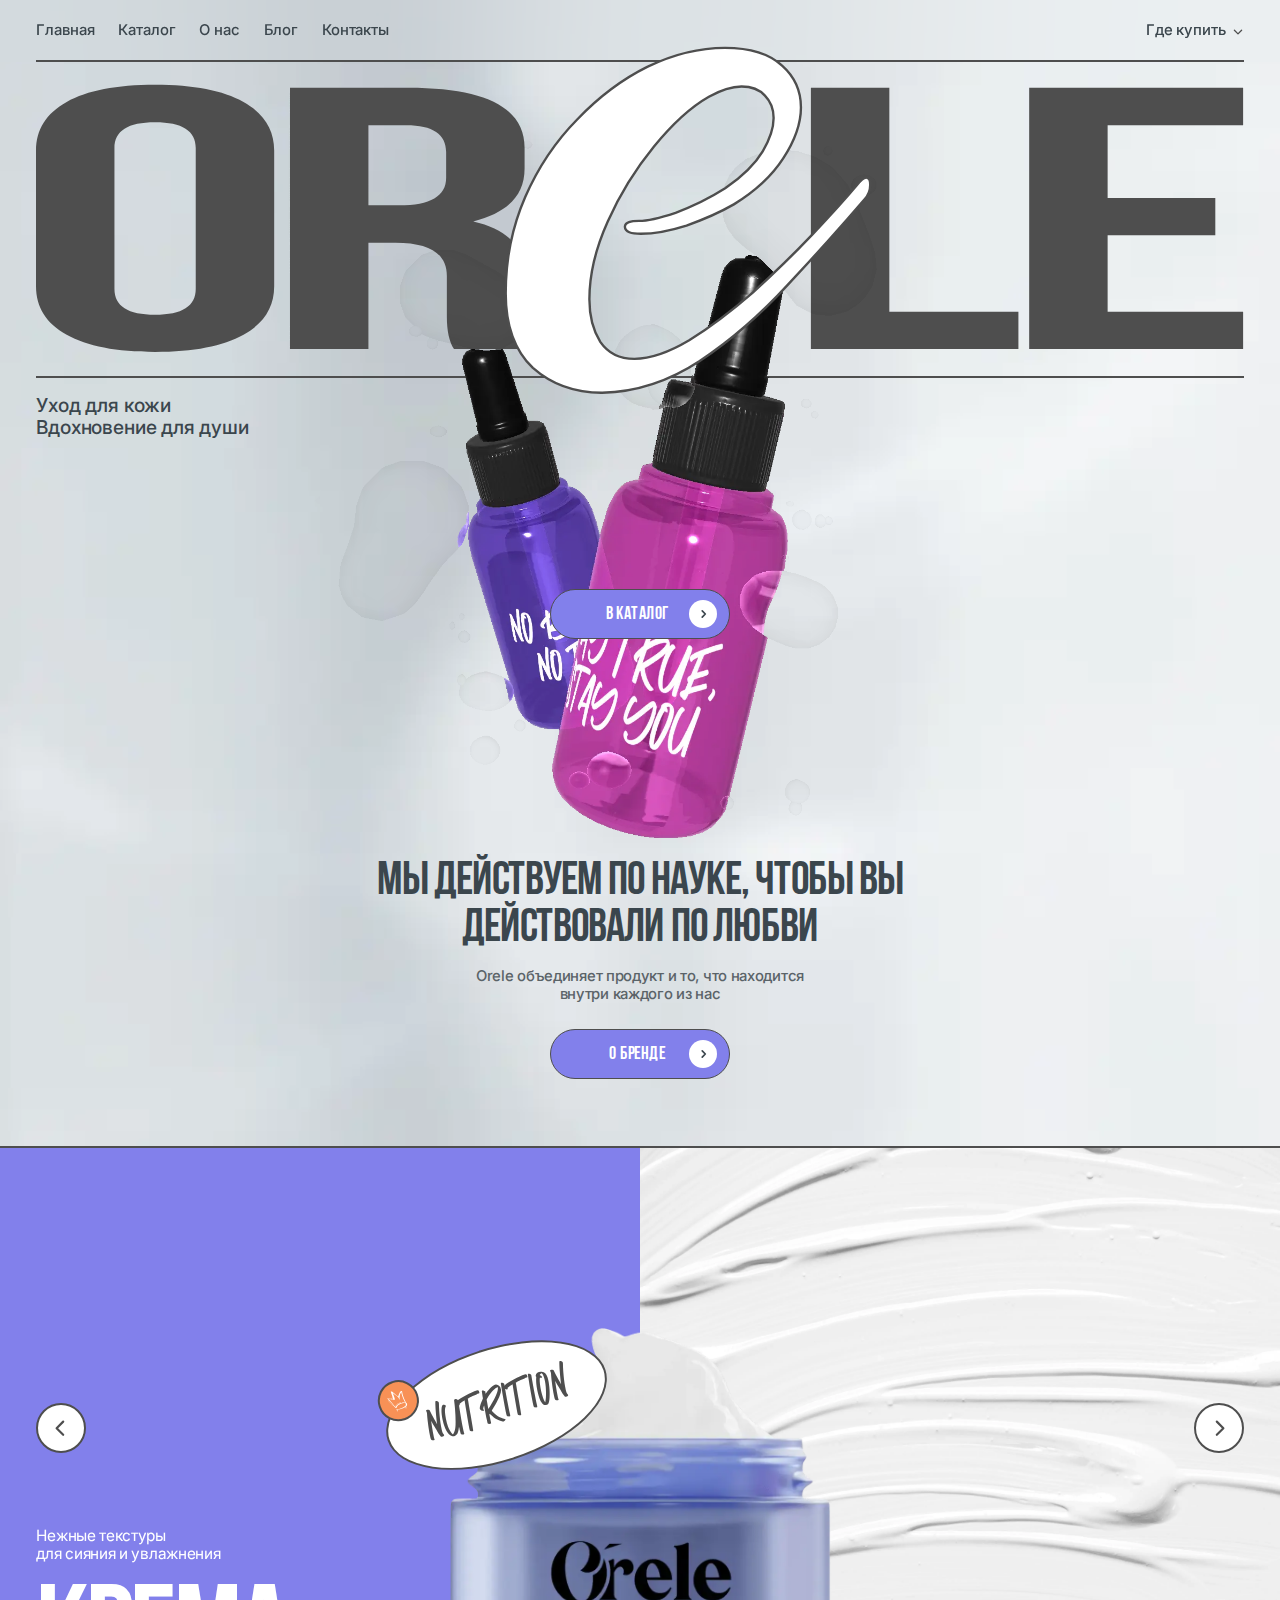
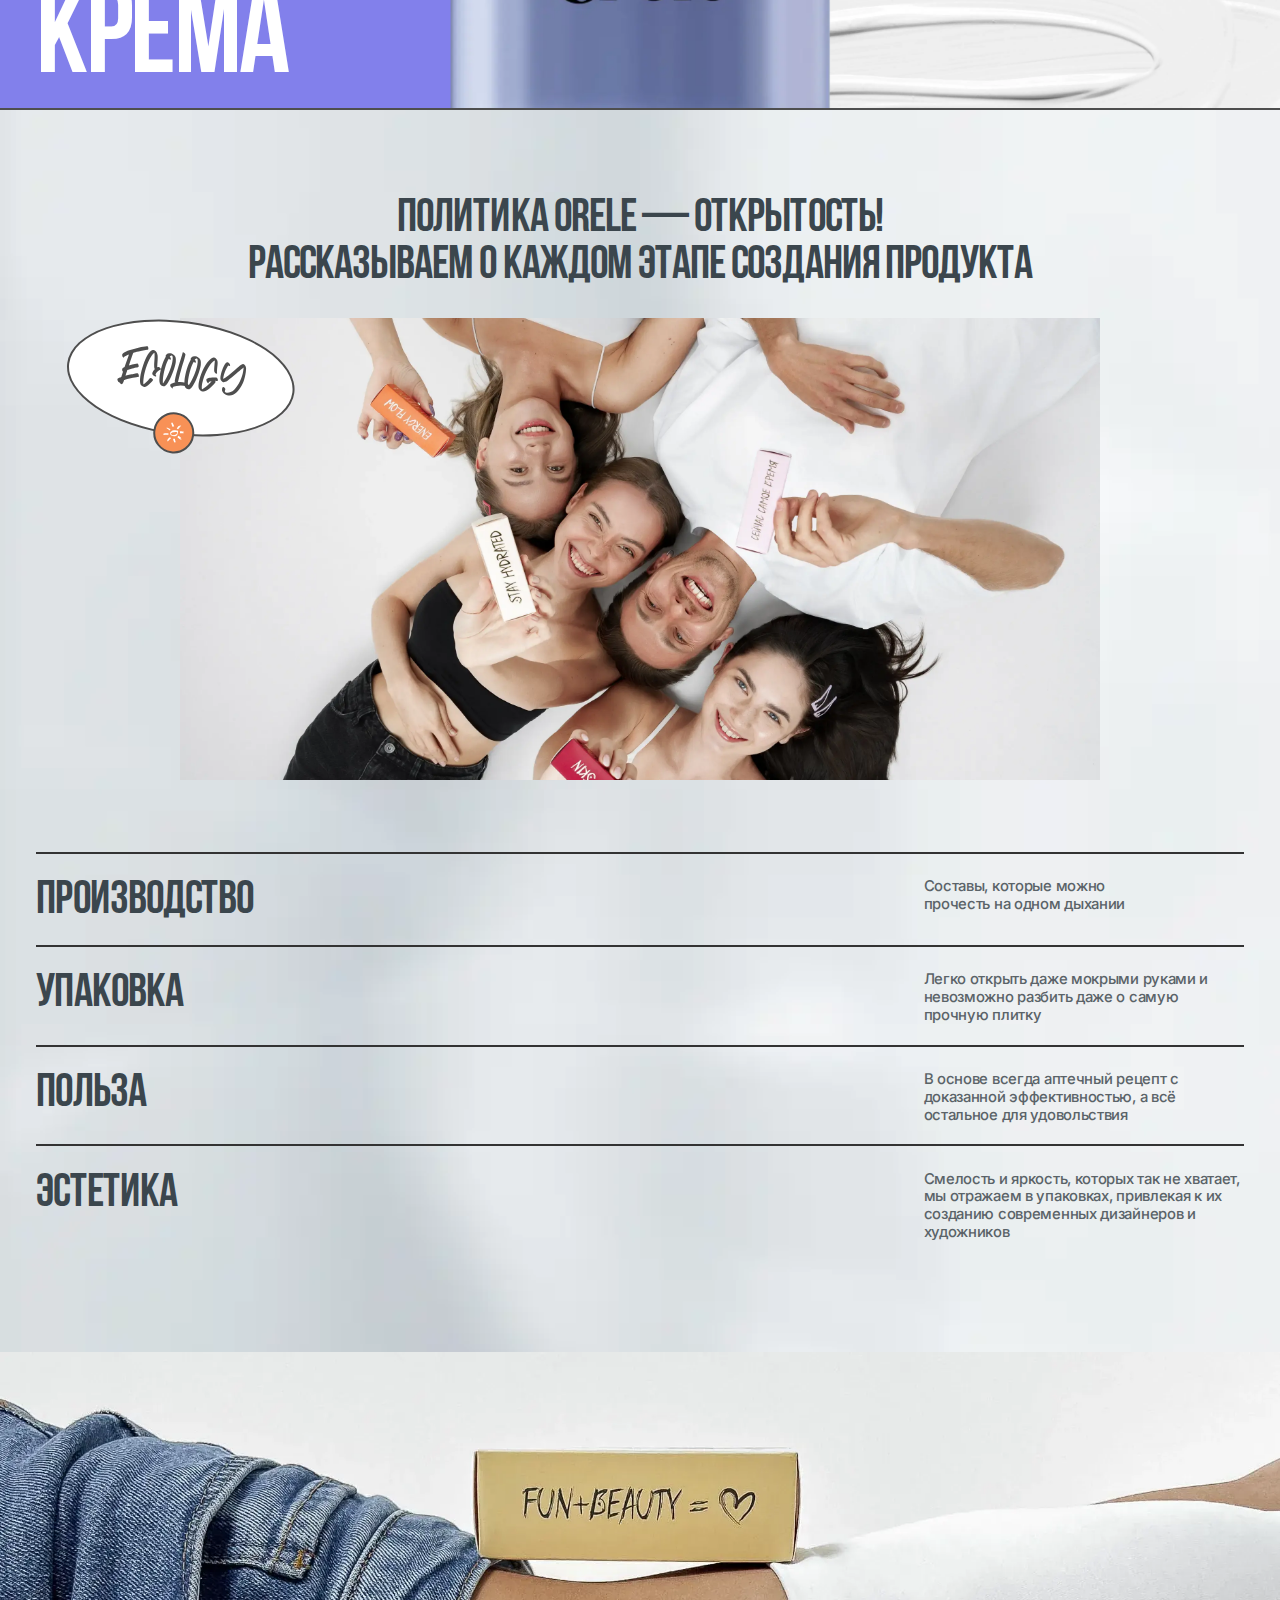
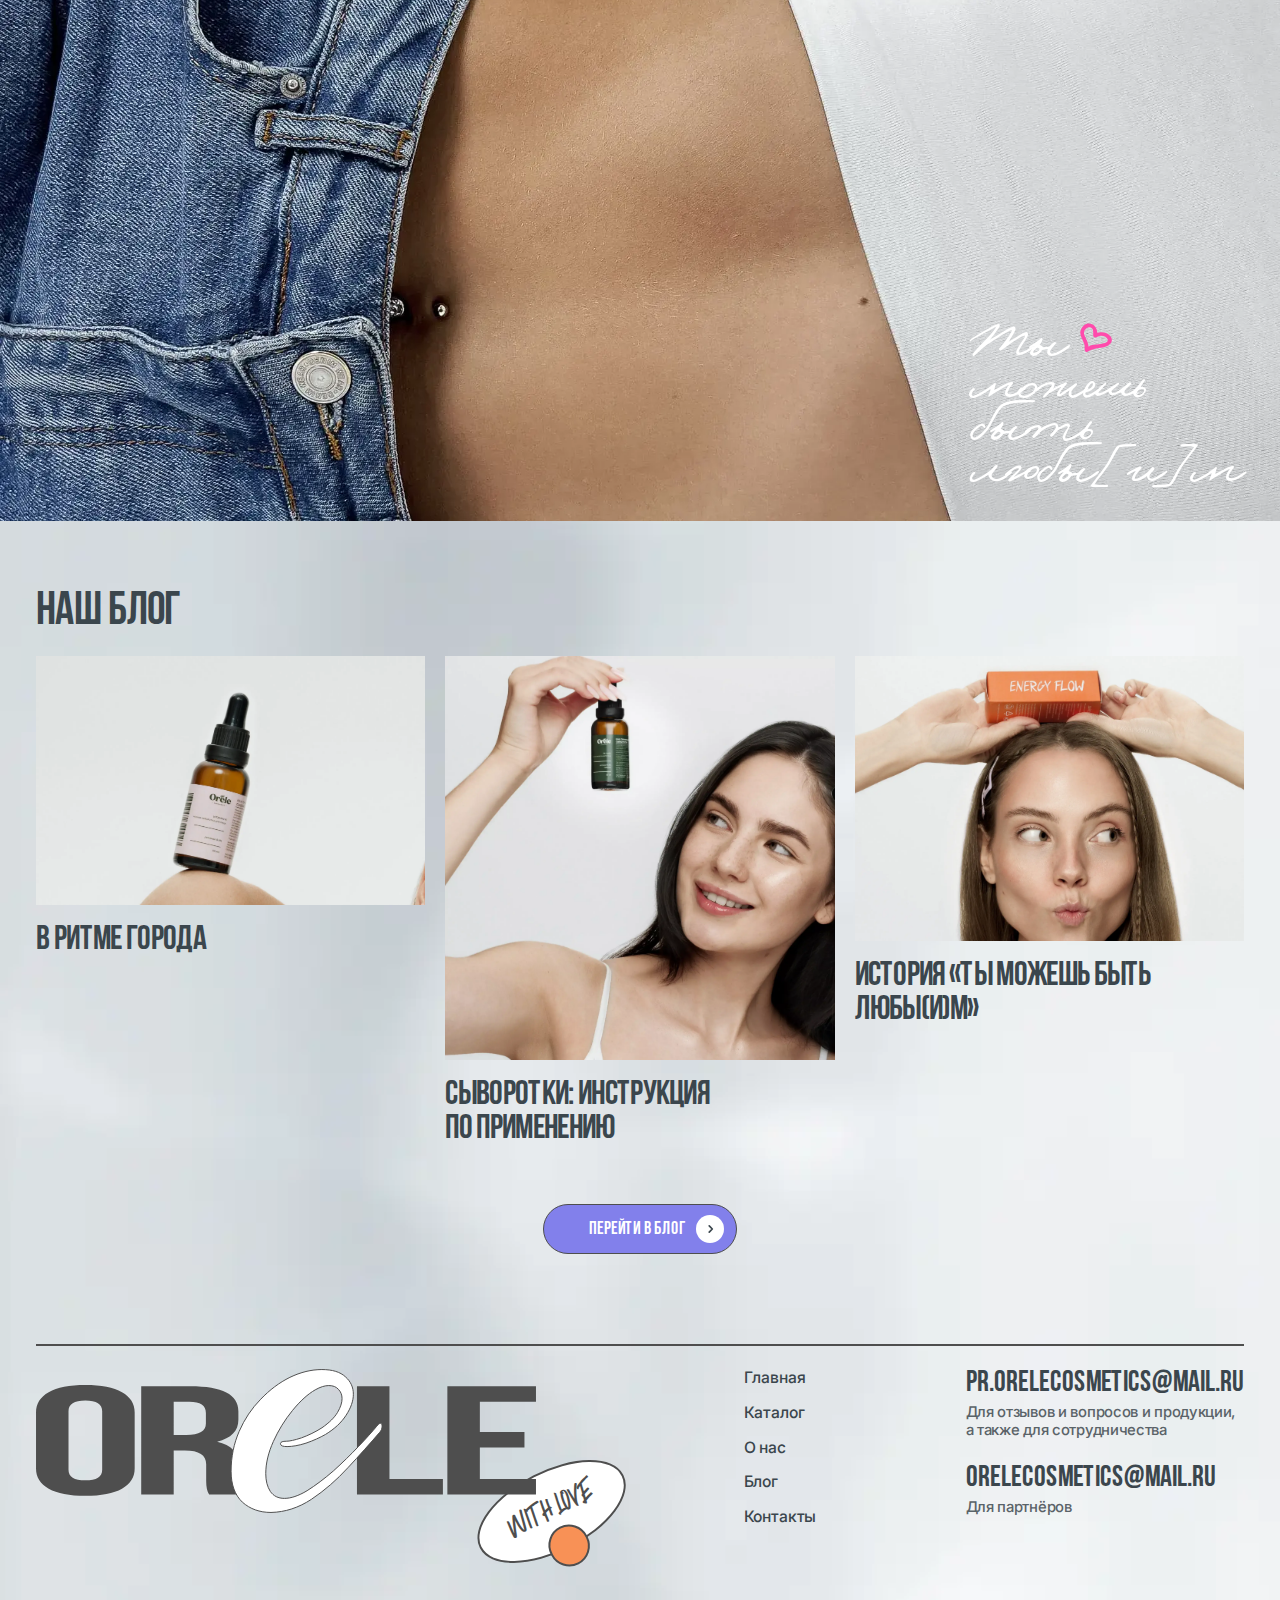
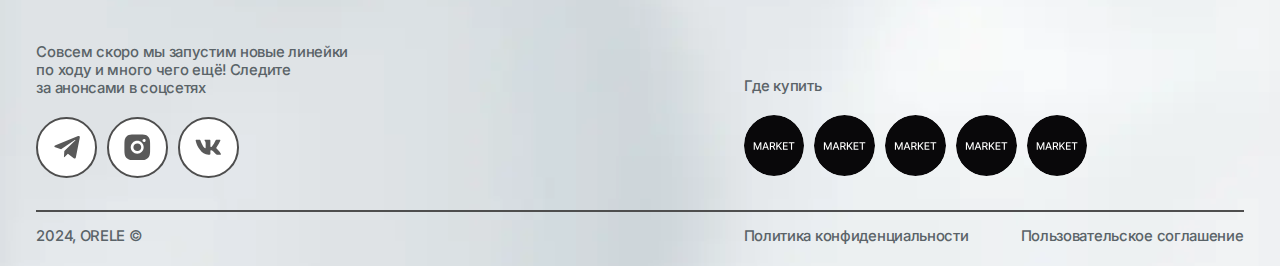
<file: index.html>
<!DOCTYPE html>
<html lang="en">

<head>
	<title>Orele</title>
	<meta charset="UTF-8">
	<meta name="format-detection" content="telephone=no">
	<!-- <style>body{opacity: 0;}</style> -->
	<link rel="stylesheet" href="css/style.min.css?_v=20240521143149">
	<link rel="shortcut icon" href="favicon.ico">
	<meta name="robots" content="noindex, nofollow">
	<meta name="viewport" content="width=device-width, initial-scale=1.0">
</head>

<body>
	<div class="wrapper">
		<header class="header header--hero">
			<div class="header__container">
				<div class="header__body">

					<div class="header__menu menu">

						<nav class="menu__body">
							<ul class="menu__list">

								<li class="menu__item"><a href="index.html" class="menu__link nav-link">Главная</a></li>

								<li class="menu__item"><a href="catalog.html" class="menu__link nav-link">Каталог</a></li>

								<li class="menu__item"><a href="about-us.html" class="menu__link nav-link">О нас</a></li>

								<li class="menu__item"><a href="blog.html" class="menu__link nav-link">Блог</a></li>

								<li class="menu__item"><a href="contacts.html" class="menu__link nav-link">Контакты</a></li>

							</ul>
						</nav>

						<button type="button" class="menu__icon icon-menu"><span></span></button>

					</div>

					<a href="#" class="header__logo">
						<svg width="42" height="39" viewBox="0 0 42 39" fill="none" xmlns="http://www.w3.org/2000/svg">
							<g clip-path="url(#clip0_1346_1923)">
								<mask id="mask0_1346_1923" style="mask-type:luminance" maskUnits="userSpaceOnUse" x="0" y="0" width="42" height="39">
									<path d="M41.3984 0H0.398438V39H41.3984V0Z" fill="white" />
								</mask>
								<g mask="url(#mask0_1346_1923)">
									<path d="M13.2616 20.0631C13.3097 20.3102 13.4193 20.5431 13.588 20.7434C13.8058 21.002 14.0764 21.153 14.3071 21.2443C14.7512 21.4199 15.2891 21.4679 15.8195 21.4679C17.2539 21.4679 18.8705 21.1667 20.6523 20.603L20.6695 20.5976L20.6836 20.5925L20.6867 20.5914C22.5115 19.9541 24.1356 19.2306 25.5515 18.4159L25.5642 18.4086L25.568 18.4062L25.5694 18.4054L25.5795 18.3992C27.8283 17.0167 29.5836 15.3987 30.794 13.5269C32.0311 11.6309 32.7177 9.75613 32.7177 7.92443C32.7177 5.98309 31.9724 4.3287 30.5204 3.03574C29.008 1.60909 26.8169 1 24.1682 1C21.4706 1 18.7673 1.66733 16.0678 2.96895L16.0523 2.97643L16.047 2.97921C13.4168 4.28015 10.9946 6.10022 8.7784 8.42304C6.53934 10.6921 4.75355 13.3608 3.41847 16.4186C2.06883 19.51 1.39844 22.8374 1.39844 26.3882C1.39844 29.7736 2.3503 32.5398 4.40274 34.5105L4.40841 34.516L4.41417 34.5213L4.41594 34.523L4.42862 34.5348L4.43573 34.5409L4.43969 34.5444C6.49901 36.3673 9.03267 37.2608 11.9662 37.2608H11.9689H11.9805L11.992 37.2605C15.5841 37.1778 18.9969 36.0589 22.2141 33.9413L22.2301 33.9308L22.2344 33.9277C25.426 31.7875 28.3929 29.2164 31.1359 26.2185C33.8897 23.275 36.432 20.4452 38.7622 17.7292C39.3159 17.1345 39.5984 16.4014 39.5984 15.5886C39.5984 15.3423 39.5749 14.997 39.4219 14.6741C39.3387 14.4987 39.1988 14.2911 38.9678 14.129C38.7279 13.9606 38.4588 13.8898 38.205 13.8898C37.6927 13.8898 37.3133 14.1811 37.1398 14.3275C36.9236 14.5099 36.7133 14.7449 36.5121 14.9986C35.4327 16.2881 33.9854 17.8916 32.1641 19.8125C30.3529 21.723 28.3887 23.6359 26.2707 25.5511C24.1736 27.3706 22.1156 28.9176 20.0968 30.1962C18.1128 31.376 16.4844 31.889 15.1773 31.889C13.9877 31.889 13.1908 31.4663 12.6251 30.6502C12.0355 29.7088 11.7083 28.5015 11.7083 26.9688C11.7083 24.8011 12.2146 22.5021 13.2616 20.0631ZM13.2616 20.0631C13.2616 19.2883 13.7425 18.7061 13.9829 18.5119M13.9829 18.5119C15.0672 16.3299 16.3656 14.3147 17.878 12.4642C19.7239 10.2031 21.4578 8.64979 23.0686 7.73575L23.0701 7.73494C24.1941 7.09467 25.1018 6.8363 25.8196 6.8363C26.6234 6.8363 27.0783 7.06545 27.365 7.38531L27.3882 7.41212L27.4137 7.43729C27.8009 7.83143 28.0041 8.3153 28.0041 8.96955C28.0041 9.70708 27.7327 10.6309 27.0594 11.7671C26.4397 12.813 25.3315 13.9381 23.6404 15.1218C22.128 16.0769 20.5617 16.8471 18.9412 17.4345C17.3101 17.9689 16.2376 18.1864 15.636 18.1864C15.172 18.1864 14.6934 18.2241 14.2928 18.369M13.9829 18.5119L14.2928 18.369M13.9829 18.5119C14.0911 18.4494 14.1981 18.4033 14.2928 18.369" stroke="#4E4E4E" stroke-width="1.5" />
									<path d="M11.9662 36.2608H11.9676H11.9689C15.3571 36.1828 18.5894 35.1299 21.6643 33.106L21.6651 33.1054C24.7926 31.0097 27.7048 28.4876 30.4019 25.5394C33.1542 22.5975 35.6928 19.7715 38.0176 17.0613C38.4044 16.6523 38.5984 16.1593 38.5984 15.5886C38.5984 15.3895 38.5755 15.2232 38.5182 15.1025C38.4889 15.0407 38.4485 14.9863 38.3934 14.9476C38.3372 14.9081 38.2729 14.8898 38.205 14.8898C38.0688 14.8898 37.9261 14.9726 37.7847 15.0918C37.6387 15.215 37.4729 15.3957 37.2875 15.6301C36.1889 16.9433 34.7233 18.5668 32.8897 20.5006C31.0574 22.4334 29.0722 24.3663 26.9339 26.2997C24.7978 28.1535 22.6932 29.7364 20.6201 31.0485C18.5506 32.2809 16.7376 32.889 15.1773 32.889C13.6841 32.889 12.5608 32.325 11.7898 31.2004C11.0711 30.0625 10.7083 28.6541 10.7083 26.9688C10.7083 24.5113 11.315 21.9344 12.5327 19.2371C13.7519 16.5366 15.2755 14.0683 17.1037 11.8313C18.9945 9.51534 20.8187 7.86266 22.5751 6.86601C23.7879 6.17523 24.8685 5.8363 25.8196 5.8363C26.8348 5.8363 27.594 6.1377 28.1166 6.7256L28.1186 6.72793L28.1209 6.73014C28.709 7.32574 29.0041 8.06934 29.0041 8.96955C29.0041 9.94752 28.6473 11.049 27.9198 12.2769C27.1979 13.4951 25.9595 14.7218 24.1944 15.9546C22.6125 16.9556 20.97 17.764 19.2672 18.38C17.6179 18.9211 16.4106 19.1864 15.636 19.1864C15.204 19.1864 14.8662 19.2249 14.6325 19.3096C14.515 19.352 14.4157 19.4089 14.345 19.4857C14.2718 19.5652 14.2334 19.6613 14.2334 19.7691C14.2334 19.8931 14.2735 20.005 14.3529 20.0993C14.4306 20.1915 14.5412 20.2615 14.6751 20.3145C14.9408 20.4196 15.3259 20.4679 15.8195 20.4679C17.1198 20.4679 18.6307 20.1938 20.3506 19.6496L20.3523 19.649L20.3539 19.6484C22.1332 19.0271 23.6998 18.3276 25.0528 17.5491L25.0544 17.5482L25.0558 17.5473C27.2079 16.2242 28.843 14.7031 29.9554 12.9821C31.1255 11.1894 31.7177 9.5027 31.7177 7.92443C31.7177 6.26533 31.0919 4.87887 29.8446 3.77296C28.5907 2.58358 26.6907 2 24.1682 2C21.6404 2 19.0848 2.6244 16.5021 3.86971L16.5011 3.87021C13.98 5.11549 11.6451 6.86582 9.4961 9.11946C7.34502 11.2978 5.62476 13.8646 4.33494 16.8187C3.0437 19.7763 2.39844 22.9666 2.39844 26.3882C2.39844 29.5846 3.29221 32.0578 5.09535 33.7892L5.09712 33.7909L5.0989 33.7924C6.9576 35.4393 9.24937 36.2608 11.9662 36.2608Z" fill="white" />
								</g>
							</g>
							<defs>
								<clipPath id="clip0_1346_1923">
									<rect width="41" height="39" fill="white" transform="translate(0.398438)" />
								</clipPath>
							</defs>
						</svg>
					</a>

					<div class="header__buy-dropdown buy-dropdown">

						<button type="button" aria-controls="buy-dropdown-marketplaces" aria-expanded="false" aria-haspopup="true" data-dropdown-trigger class="buy-dropdown__button">

							<span class="buy-dropdown__button-text nav-link">Где купить</span>

							<span class="buy-dropdown__button-icon">
								<svg width="12" height="13" viewBox="0 0 12 13" fill="none" xmlns="http://www.w3.org/2000/svg">
									<path d="M9.60234 5.29981L6.00234 8.8998L2.40234 5.2998" stroke="#4E4E4E" stroke-width="1.3" stroke-linecap="round" stroke-linejoin="round" />
								</svg>
							</span>

						</button>

						<ul id="buy-dropdown-marketplaces" class="buy-dropdown__list">

							<li class="buy-dropdown__item">
								<a href="#" class="buy-dropdown__marketplace">

									<span class="buy-dropdown__marketplace-logo marketplace-logo marketplace-logo--sm">
										<img src="img/icons/market.svg" alt="Магазин" width="35" height="35">
									</span>

									<span class="buy-dropdown__marketplace-text">Магазин</span>

								</a>
							</li>

							<li class="buy-dropdown__item">
								<a href="#" class="buy-dropdown__marketplace">

									<span class="buy-dropdown__marketplace-logo marketplace-logo marketplace-logo--sm">
										<img src="img/icons/market.svg" alt="Магазин" width="35" height="35">
									</span>

									<span class="buy-dropdown__marketplace-text">Магазин</span>

								</a>
							</li>

							<li class="buy-dropdown__item">
								<a href="#" class="buy-dropdown__marketplace">

									<span class="buy-dropdown__marketplace-logo marketplace-logo marketplace-logo--sm">
										<img src="img/icons/market.svg" alt="Магазин" width="35" height="35">
									</span>

									<span class="buy-dropdown__marketplace-text">Магазин</span>

								</a>
							</li>

							<li class="buy-dropdown__item">
								<a href="#" class="buy-dropdown__marketplace">

									<span class="buy-dropdown__marketplace-logo marketplace-logo marketplace-logo--sm">
										<img src="img/icons/market.svg" alt="Магазин" width="35" height="35">
									</span>

									<span class="buy-dropdown__marketplace-text">Магазин</span>

								</a>
							</li>

							<li class="buy-dropdown__item">
								<a href="#" class="buy-dropdown__marketplace">

									<span class="buy-dropdown__marketplace-logo marketplace-logo marketplace-logo--sm">
										<img src="img/icons/market.svg" alt="Магазин" width="35" height="35">
									</span>

									<span class="buy-dropdown__marketplace-text">Магазин</span>

								</a>
							</li>

						</ul>

					</div>

				</div>
			</div>
		</header>
		<main class="page page--header-padding">

			<section class="hero">
				<div class="hero__container">

					<div class="hero__logo">
						<svg width="1014" height="292" viewBox="0 0 1014 292" fill="none" xmlns="http://www.w3.org/2000/svg">
							<path d="M65.8921 204.072C65.8921 218.49 77.2734 225.7 100.036 225.7C122.799 225.7 134.18 218.49 134.18 204.072V85.5926C134.18 71.1745 122.799 63.9654 100.036 63.9654C77.2734 63.9654 65.8921 71.1745 65.8921 85.5926V204.072ZM0 87.7868C0 70.2341 8.58596 56.6519 25.7579 47.0397C42.9297 37.4276 67.6892 32.6216 100.036 32.6216C132.383 32.6216 157.143 37.4276 174.315 47.0397C191.487 56.6519 200.072 70.2341 200.072 87.7868V201.878C200.072 219.431 191.487 233.013 174.315 242.625C157.143 252.237 132.383 257.043 100.036 257.043C67.6892 257.043 42.9297 252.237 25.7579 242.625C8.58596 233.013 0 219.431 0 201.878V87.7868Z" fill="#4E4E4E" />
							<path d="M351.112 254.536C347.119 248.267 345.122 239.282 345.122 227.58V193.101C345.122 174.504 330.745 165.205 301.993 165.205H279.23V254.536H213.338V35.1288H312.775C377.869 35.1288 410.415 51.95 410.415 85.5923V102.832C410.415 125.399 396.039 140.235 367.286 147.34C396.438 153.817 411.014 169.385 411.014 194.042V227.894C411.014 239.804 413.41 248.685 418.203 254.536H351.112ZM279.23 66.4726V133.862H304.988C331.345 133.862 344.523 126.131 344.523 110.667V89.0399C344.523 73.9951 333.342 66.4726 310.978 66.4726H279.23Z" fill="#4E4E4E" />
							<path d="M650.926 35.1288H716.818V223.192H825.238V254.536H650.926V35.1288Z" fill="#4E4E4E" />
							<path d="M900.186 127.593H990.641V158.937H900.186V223.192H1014V254.536H834.291V35.1288H1014V66.4726H900.186V127.593Z" fill="#4E4E4E" />
						</svg>
						<div class="hero__logo-e">
							<svg width="310" height="292" viewBox="0 0 310 292" fill="none" xmlns="http://www.w3.org/2000/svg">
								<path d="M82.8284 291.333H82.8404H82.8514C111.51 290.673 138.851 281.767 164.86 264.648L164.867 264.643C191.321 246.916 215.954 225.583 238.767 200.645C262.048 175.761 283.521 151.857 303.185 128.933C306.457 125.473 308.098 121.303 308.098 116.476C308.098 114.792 307.904 113.385 307.42 112.364C307.172 111.841 306.83 111.381 306.364 111.054C305.889 110.72 305.345 110.565 304.77 110.565C303.618 110.565 302.411 111.265 301.215 112.274C299.98 113.316 298.578 114.844 297.01 116.827C287.717 127.935 275.32 141.667 259.811 158.024C244.312 174.373 227.52 190.723 209.433 207.076C191.365 222.757 173.563 236.146 156.027 247.244C138.522 257.669 123.187 262.812 109.989 262.812C97.3594 262.812 87.8574 258.042 81.3364 248.529C75.2574 238.904 72.1884 226.991 72.1884 212.736C72.1884 191.949 77.3204 170.152 87.6204 147.337C97.9324 124.495 110.82 103.616 126.284 84.6949C142.277 65.1049 157.707 51.1256 172.564 42.6954L172.566 42.6946C182.824 36.8516 191.963 33.9855 200.008 33.9855C208.595 33.9855 215.017 36.5349 219.437 41.5077L219.454 41.5274L219.473 41.5461C224.448 46.584 226.944 52.8738 226.944 60.4883C226.944 68.7605 223.926 78.0778 217.772 88.4635C211.666 98.768 201.191 109.144 186.261 119.572C172.88 128.039 158.987 134.877 144.584 140.087C130.633 144.664 120.421 146.908 113.869 146.908C110.215 146.908 107.358 147.234 105.381 147.95C104.387 148.309 103.547 148.79 102.949 149.44C102.33 150.112 102.005 150.925 102.005 151.837C102.005 152.886 102.344 153.832 103.016 154.63C103.673 155.41 104.609 156.002 105.741 156.45C107.989 157.339 111.246 157.748 115.421 157.748C126.42 157.748 139.2 155.429 153.748 150.826L153.762 150.821L153.776 150.816C168.826 145.561 182.077 139.644 193.522 133.059L193.535 133.051L193.547 133.044C211.751 121.852 225.581 108.986 234.991 94.4289C244.888 79.2648 249.897 64.998 249.897 51.6481C249.897 37.6145 244.604 25.887 234.053 16.5326C223.447 6.47217 207.376 1.53589 186.039 1.53589C164.658 1.53589 143.041 6.81744 121.195 17.351L121.187 17.3552C99.8624 27.8885 80.1124 42.6938 61.9344 61.7563C43.7394 80.1822 29.1884 101.893 18.2784 126.881C7.35644 151.898 1.89844 178.883 1.89844 207.825C1.89844 234.862 9.45842 255.782 24.7104 270.427L24.7254 270.441L24.7404 270.454C40.4624 284.384 59.8474 291.333 82.8284 291.333Z" fill="white" stroke="#4E4E4E" stroke-width="2" />
							</svg>
						</div>
					</div>

					<p class="hero__subtitle">
						Уход для кожи<br>
						Вдохновение для души
					</p>

					<div class="hero__ani">
						<img src="img/content/bottles-ani.webp" alt="Анимация" width="900" height="900">
					</div>

					<div class="hero__button-wrapper">

						<a href="catalog.html" class="button">
							<span class="button__text">В каталог</span>
							<span class="button__circle">
								<img src="img/icons/arrow-right.svg" alt="Стрелка вправо" width="14" height="14">
							</span>
						</a>

					</div>

					<div class="hero__content-wrapper">

						<h2 class="hero__heading heading-02">
							Мы действуем по науке, чтобы
							вы действовали по любви
						</h2>

						<p class="hero__text text-02">
							Orele объединяет продукт и то, что находится
							внутри каждого из нас
						</p>

						<a href="about-us.html" class="button">
							<span class="button__text">О бренде</span>
							<span class="button__circle">
								<img src="img/icons/arrow-right.svg" alt="Стрелка вправо" width="14" height="14">
							</span>
						</a>

					</div>

				</div>
			</section>

			<section class="assortment">
				<div class="assortment__slider swiper">
					<div class="assortment__wrapper swiper-wrapper">

						<a href="catalog.html" class="assortment__slide swiper-slide">

							<div class="assortment__side">

								<p class="assortment__text">
									Нежные текстуры<br>
									для сияния и увлажнения
								</p>

								<span class="assortment__heading">Крема</span>

							</div>

							<div class="assortment__side">

								<div class="assortment__image">
									<img data-src="img/content/assortment/cream.webp" alt="Крем" width="720" height="600">
								</div>

							</div>

							<div class="assortment__bottle-wrapper">

								<div class="assortment__sticker sticker sticker--corner">
									<span class="sticker__text">nutrition</span>
									<div class="sticker__icon">
										<img data-src="img/icons/assortment/crown.svg" alt="Корона" width="24" height="24">
									</div>
								</div>

								<div class="assortment__bottle">
									<img data-src="img/content/assortment/creambottle.webp" alt="Бутылка крема" width="400" height="422">
								</div>

							</div>

							<button type="button" class="assortment__nav-button swiper-button-prev">
								<div class="assortment__nav-icon">
									<img data-src="img/icons/assortment/arrow-left-slider.svg" alt="Стрелка налево" width="22" height="23">
								</div>
							</button>

							<button type="button" class="assortment__nav-button swiper-button-next">
								<div class="assortment__nav-icon">
									<img data-src="img/icons/assortment/arrow-right-slider.svg" alt="Стрелка направо" width="22" height="23">
								</div>
							</button>

						</a>

						<a href="catalog.html" class="assortment__slide assortment__slide--quinary-color swiper-slide">

							<div class="assortment__side">

								<p class="assortment__text">
									Чувство свежести и чистоты
									с результатом на лице
								</p>

								<span class="assortment__heading">Очищение</span>

							</div>

							<div class="assortment__side">

								<div class="assortment__image">
									<img data-src="img/content/assortment/foam.webp" alt="Очищение" width="720" height="600">
								</div>

							</div>

							<div class="assortment__bottle-wrapper assortment__bottle-wrapper--fix-center">

								<div class="assortment__sticker sticker sticker--corner">
									<span class="sticker__text">foam</span>
									<div class="sticker__icon">
										<img data-src="img/icons/assortment/crown.svg" alt="Корона" width="24" height="24">
									</div>
								</div>

								<div class="assortment__bottle">
									<img data-src="img/content/assortment/foambottle.webp" alt="Очищение бутылка" width="200" height="452">
								</div>

							</div>

							<button type="button" class="assortment__nav-button swiper-button-prev">
								<div class="assortment__nav-icon">
									<img data-src="img/icons/assortment/arrow-left-slider.svg" alt="Стрелка налево" width="22" height="23">
								</div>
							</button>

							<button type="button" class="assortment__nav-button swiper-button-next">
								<div class="assortment__nav-icon">
									<img data-src="img/icons/assortment/arrow-right-slider.svg" alt="Стрелка направо" width="22" height="23">
								</div>
							</button>

						</a>

						<a href="catalog.html" class="assortment__slide assortment__slide--secondary-color swiper-slide">

							<div class="assortment__side">

								<p class="assortment__text">
									Индивидуальный подход
									и эффективность
								</p>

								<span class="assortment__heading">Cыворотки</span>

							</div>

							<div class="assortment__side">

								<div class="assortment__image">
									<img data-src="img/content/assortment/serums.webp" alt="Cыворотки" width="720" height="600">
								</div>

							</div>

							<div class="assortment__bottle-wrapper">

								<div class="assortment__sticker sticker sticker--corner">
									<span class="sticker__text">effective</span>
									<div class="sticker__icon">
										<img data-src="img/icons/assortment/crown.svg" alt="Корона" width="24" height="24">
									</div>
								</div>

								<div class="assortment__bottle">
									<img data-src="img/content/assortment/serumsbottle.webp" alt="Cыворотки бутылка" width="300" height="485">
								</div>

							</div>

							<button type="button" class="assortment__nav-button swiper-button-prev">
								<div class="assortment__nav-icon">
									<img data-src="img/icons/assortment/arrow-left-slider.svg" alt="Стрелка налево" width="22" height="23">
								</div>
							</button>

							<button type="button" class="assortment__nav-button swiper-button-next">
								<div class="assortment__nav-icon">
									<img data-src="img/icons/assortment/arrow-right-slider.svg" alt="Стрелка направо" width="22" height="23">
								</div>
							</button>

						</a>

						<a href="catalog.html" class="assortment__slide assortment__slide--quaternary-color swiper-slide">

							<div class="assortment__side">

								<p class="assortment__text">
									Для бережного очищения
									и гладкости кожи
								</p>

								<span class="assortment__heading">Cкраб</span>

							</div>

							<div class="assortment__side">

								<div class="assortment__image">
									<img data-src="img/content/assortment/scrub.webp" alt="Скраб" width="720" height="600">
								</div>

							</div>

							<div class="assortment__bottle-wrapper">

								<div class="assortment__sticker sticker sticker--corner">
									<span class="sticker__text">smooth</span>
									<div class="sticker__icon">
										<img data-src="img/icons/assortment/crown.svg" alt="Корона" width="24" height="24">
									</div>
								</div>

								<div class="assortment__bottle">
									<img data-src="img/content/assortment/scrubbottle.webp" alt="Бутылка скраб" width="380" height="559">
								</div>

							</div>

							<button type="button" class="assortment__nav-button swiper-button-prev">
								<div class="assortment__nav-icon">
									<img data-src="img/icons/assortment/arrow-left-slider.svg" alt="Стрелка налево" width="22" height="23">
								</div>
							</button>

							<button type="button" class="assortment__nav-button swiper-button-next">
								<div class="assortment__nav-icon">
									<img data-src="img/icons/assortment/arrow-right-slider.svg" alt="Стрелка направо" width="22" height="23">
								</div>
							</button>

						</a>

						<a href="catalog.html" class="assortment__slide assortment__slide--tertiary-color swiper-slide">

							<div class="assortment__side">

								<p class="assortment__text">
									Много пены и удовольствия
								</p>

								<span class="assortment__heading">шампунь</span>

							</div>

							<div class="assortment__side">

								<div class="assortment__image">
									<img data-src="img/content/assortment/shampoo.webp" alt="Шампунь" width="720" height="600">
								</div>

							</div>

							<div class="assortment__bottle-wrapper">

								<div class="assortment__sticker sticker sticker--corner">
									<span class="sticker__text">silk touch</span>
									<div class="sticker__icon">
										<img data-src="img/icons/assortment/crown.svg" alt="Корона" width="24" height="24">
									</div>
								</div>

								<div class="assortment__bottle">
									<img data-src="img/content/assortment/shampoobottle.webp" alt="Бутылка шампунь" width="320" height="574">
								</div>

							</div>

							<button type="button" class="assortment__nav-button swiper-button-prev">
								<div class="assortment__nav-icon">
									<img data-src="img/icons/assortment/arrow-left-slider.svg" alt="Стрелка налево" width="22" height="23">
								</div>
							</button>

							<button type="button" class="assortment__nav-button swiper-button-next">
								<div class="assortment__nav-icon">
									<img data-src="img/icons/assortment/arrow-right-slider.svg" alt="Стрелка направо" width="22" height="23">
								</div>
							</button>

						</a>

					</div>
				</div>
			</section>

			<section class="about-brand">
				<div class="about-brand__container">

					<div class="about-brand__text-wrapper">
						<h2 class="about-brand__heading heading-02">
							политика ORELE — открытость!<br>
							Рассказываем о каждом этапе создания продукта
						</h2>
					</div>

					<div class="about-brand__image-container">
						<div class="about-brand__image-wrapper">

							<div class="about-brand__image">
								<img data-src="img/content/about-brand/photo-lying-down.webp" alt="Фотосессия лёжа" width="920" height="500">
							</div>

							<div class="about-brand__sticker sticker">

								<span class="sticker__text">ecology</span>

								<div class="sticker__icon">
									<img data-src="img/icons/about-brand/sun.svg" alt="Солнце" width="27" height="27">
								</div>

							</div>

						</div>
					</div>

					<div class="about-brand__step">
						<h2 class="about-brand__step-heading heading-02">производство</h2>
						<p class="about-brand__step-text text-02">
							Составы, которые можно<br>
							прочесть на одном дыхании
						</p>
					</div>

					<div class="about-brand__step">
						<h2 class="about-brand__step-heading heading-02">Упаковка</h2>
						<p class="about-brand__step-text text-02">
							Легко открыть даже мокрыми руками
							и невозможно разбить даже о самую
							прочную плитку
						</p>
					</div>

					<div class="about-brand__step">
						<h2 class="about-brand__step-heading heading-02">Польза</h2>
						<p class="about-brand__step-text text-02">
							В основе всегда аптечный рецепт
							с доказанной эффективностью, а всё
							остальное для удовольствия
						</p>
					</div>

					<div class="about-brand__step">
						<h2 class="about-brand__step-heading heading-02">эстетика</h2>
						<p class="about-brand__step-text text-02">
							Смелость и яркость, которых так
							не хватает, мы отражаем в упаковках,
							привлекая к их созданию современных дизайнеров и художников
						</p>
					</div>

				</div>
			</section>

			<div class="fullscreen-image">

				<div class="fullscreen-image__image">
					<img data-src="img/content/fullscreen-image/belly.webp" alt="Фотоссесия живот" width="1440" height="890">
				</div>

				<span class="fullscreen-image__text">
					<span>Ты</span>
					можешь
					быть
					любы[и]м
				</span>

			</div>

			<section class="explore-blog">
				<div class="explore-blog__container">

					<h2 class="explore-blog__heading heading-02">
						наш блог
					</h2>

					<div class="explore-blog__slider swiper">
						<div class="explore-blog__wrapper swiper-wrapper">

							<article class="explore-blog__post post swiper-slide">
								<a href="history.html" class="post__body">

									<div class="post__image">
										<img data-src="img/content/blog/standing-bottle.webp" alt="Стоящий флакон фотоссесия" width="440" height="282">
									</div>

									<h3 class="post__heading heading-03">в ритме города</h3>

								</a>
							</article>

							<article class="explore-blog__post post swiper-slide">
								<a href="history.html" class="post__body">

									<div class="post__image">
										<img data-src="img/content/blog/holding-bottle.webp" alt="Флакон держат фотоссесия" width="440" height="457">
									</div>

									<h3 class="post__heading heading-03">сыворотки: инструкция<br> по применению</h3>

								</a>
							</article>

							<article class="explore-blog__post post swiper-slide">
								<a href="history.html" class="post__body">

									<div class="post__image">
										<img data-src="img/content/blog/holding-box.webp" alt="Коробку держат фотоссесия" width="440" height="322">
									</div>

									<h3 class="post__heading heading-03">история «ты можешь быть любы(и)м»</h3>

								</a>
							</article>

						</div>
					</div>

					<div class="explore-blog__button-wrapper">

						<a href="blog.html" class="button">
							<span class="button__text">перейти в блог</span>
							<span class="button__circle">
								<img data-src="img/icons/arrow-right.svg" alt="Стрелка вправо" width="14" height="14">
							</span>
						</a>

					</div>

				</div>
			</section>

		</main>
		<footer class="footer">
			<div class="footer__container">

				<div class="footer__body">

					<div class="footer__logo-container">
						<div class="footer__logo-wrapper">

							<a href="#" class="footer__logo">
								<img src="img/icons/logo.svg" alt="Orele лого" width="500" height="139">
							</a>

							<div class="footer__sticker sticker sticker--sm">
								<span class="sticker__text">with love</span>
								<div class="sticker__icon">
									<img data-src="img/icons/heart-arrow.svg" alt="Сердце со стрелой" width="36" height="21">
								</div>
							</div>

						</div>
					</div>

					<div class="footer__links">

						<ul class="footer__nav">

							<li class="footer__nav-item"><a href="index.html" class="footer__link nav-link">Главная</a></li>

							<li class="footer__nav-item"><a href="catalog.html" class="footer__link nav-link">Каталог</a></li>

							<li class="footer__nav-item"><a href="about-us.html" class="footer__link nav-link">О нас</a></li>

							<li class="footer__nav-item"><a href="blog.html" class="footer__link nav-link">Блог</a></li>

							<li class="footer__nav-item"><a href="contacts.html" class="footer__link nav-link">Контакты</a></li>

						</ul>

						<div class="footer__contacts">

							<div class="footer__contact-item contact-item">

								<a href="mailto:pr.orelecosmetics@mail.ru" class="contact-item__link">pr.orelecosmetics@mail.ru</a>

								<p class="contact-item__text text-02 ">
									Для отзывов и вопросов и продукции,<br>
									а также для сотрудничества
								</p>

							</div>

							<div class="footer__contact-item contact-item">

								<a href="mailto:orelecosmetics@mail.ru" class="contact-item__link">orelecosmetics@mail.ru</a>

								<p class="contact-item__text text-02 ">
									Для партнёров
								</p>

							</div>

						</div>

					</div>

					<div class="footer__round-links">

						<p class="footer__text text-02 ">
							Совсем скоро мы запустим новые линейки<br>
							по ходу и много чего ещё! Cледите<br>
							за анонсами в соцсетях
						</p>

						<ul class="footer__round-links-wrapper">

							<li class="footer__round-links-item">
								<a href="https://t.me/ORELE_bot" class="footer__social-logo social-logo">
									<svg width="25" height="22" viewBox="0 0 25 22" fill="none" xmlns="http://www.w3.org/2000/svg">
										<path d="M22.7121 0.473646L1.45268 9.16256C0.00181705 9.78021 0.0102107 10.638 1.18649 11.0206L6.64463 12.8252L19.2732 4.38029C19.8703 3.99522 20.4159 4.20237 19.9674 4.6243L9.73581 14.4112H9.73341L9.73581 14.4125L9.3593 20.3754C9.91087 20.3754 10.1543 20.1073 10.4636 19.7908L13.1148 17.0585L18.6293 21.3756C19.6461 21.9691 20.3763 21.6641 20.6293 20.378L24.2493 2.29607C24.6198 0.721465 23.6821 0.00850832 22.7121 0.473646Z" fill="#595959" />
									</svg>
								</a>
							</li>

							<li class="footer__round-links-item">
								<a href="https://instagram.com/orele.beauty?igshid=NzZlODBkYWE4Ng%3D%3D&utm_source=qr" class="footer__social-logo social-logo">
									<svg width="22" height="22" viewBox="0 0 22 22" fill="none" xmlns="http://www.w3.org/2000/svg">
										<path d="M12.0952 0.334686C12.8736 0.3317 13.6519 0.339522 14.4301 0.358152L14.637 0.365619C14.8759 0.374152 15.1116 0.384818 15.3964 0.397618C16.5313 0.450949 17.3056 0.630143 17.9851 0.893601C18.689 1.16452 19.2821 1.53145 19.8751 2.12449C20.4173 2.65739 20.837 3.30199 21.1049 4.01349C21.3684 4.69294 21.5476 5.46838 21.6009 6.60327C21.6137 6.887 21.6244 7.12379 21.6329 7.36271L21.6393 7.56964C21.6582 8.34742 21.6664 9.12542 21.6638 9.90343L21.6649 10.6991V12.0964C21.6675 12.8748 21.6593 13.6531 21.6404 14.4313L21.634 14.6382C21.6254 14.8771 21.6148 15.1128 21.602 15.3976C21.5486 16.5325 21.3673 17.3069 21.1049 17.9863C20.8379 18.6986 20.4181 19.3437 19.8751 19.8764C19.3418 20.4186 18.6968 20.8383 17.9851 21.1062C17.3056 21.3697 16.5313 21.5489 15.3964 21.6022C15.1116 21.615 14.8759 21.6257 14.637 21.6342L14.4301 21.6406C13.6519 21.6596 12.8736 21.6678 12.0952 21.6652L11.2995 21.6662H9.90335C9.12501 21.6689 8.34666 21.6607 7.56854 21.6417L7.36162 21.6353C7.10842 21.6261 6.85527 21.6154 6.60219 21.6033C5.46732 21.55 4.69296 21.3686 4.01246 21.1062C3.30069 20.8389 2.65598 20.4191 2.12349 19.8764C1.58063 19.3434 1.16058 18.6984 0.892618 17.9863C0.629165 17.3069 0.449974 16.5325 0.396643 15.3976C0.384764 15.1445 0.374098 14.8914 0.364645 14.6382L0.359312 14.4313C0.339648 13.6531 0.330758 12.8748 0.332647 12.0964V9.90343C0.32967 9.12543 0.337492 8.34742 0.356112 7.56964L0.363578 7.36271C0.372111 7.12379 0.382777 6.887 0.395577 6.60327C0.448907 5.46731 0.628098 4.694 0.891551 4.01349C1.15967 3.30165 1.58054 2.65722 2.12455 2.12556C2.65668 1.58238 3.30099 1.16194 4.01246 0.893601C4.69296 0.630143 5.46625 0.450949 6.60219 0.397618L7.36162 0.365619L7.56854 0.360286C8.3463 0.340631 9.12429 0.331741 9.90229 0.33362L12.0952 0.334686ZM10.9988 5.66784C10.2921 5.65784 9.59058 5.78839 8.93485 6.0519C8.27911 6.3154 7.68229 6.70661 7.17906 7.20278C6.67583 7.69895 6.27624 8.29019 6.00349 8.94214C5.73074 9.59409 5.59029 10.2937 5.59029 11.0005C5.59029 11.7072 5.73074 12.4068 6.00349 13.0588C6.27624 13.7107 6.67583 14.302 7.17906 14.7981C7.68229 15.2943 8.27911 15.6855 8.93485 15.949C9.59058 16.2125 10.2921 16.3431 10.9988 16.3331C12.4132 16.3331 13.7697 15.7712 14.7698 14.771C15.77 13.7709 16.3318 12.4144 16.3318 10.9999C16.3318 9.58548 15.77 8.22897 14.7698 7.22881C13.7697 6.22865 12.4132 5.66784 10.9988 5.66784ZM10.9988 7.8011C11.4238 7.79327 11.8462 7.87021 12.2412 8.02744C12.6361 8.18468 12.9958 8.41904 13.2992 8.71685C13.6026 9.01465 13.8436 9.36993 14.0082 9.76193C14.1727 10.1539 14.2575 10.5748 14.2575 10.9999C14.2576 11.425 14.173 11.8459 14.0086 12.238C13.8442 12.63 13.6033 12.9854 13.3 13.2833C12.9967 13.5812 12.6371 13.8157 12.2421 13.9731C11.8472 14.1304 11.4249 14.2075 10.9998 14.1998C10.1512 14.1998 9.33729 13.8627 8.73721 13.2626C8.13712 12.6625 7.8 11.8486 7.8 10.9999C7.8 10.1513 8.13712 9.33735 8.73721 8.73726C9.33729 8.13716 10.1512 7.80003 10.9998 7.80003L10.9988 7.8011ZM16.5985 4.06789C16.2544 4.08166 15.929 4.22805 15.6904 4.47638C15.4518 4.72471 15.3185 5.05574 15.3185 5.40011C15.3185 5.74449 15.4518 6.07551 15.6904 6.32385C15.929 6.57218 16.2544 6.71856 16.5985 6.73233C16.9521 6.73233 17.2912 6.59186 17.5412 6.34182C17.7913 6.09178 17.9317 5.75266 17.9317 5.39905C17.9317 5.04544 17.7913 4.70631 17.5412 4.45627C17.2912 4.20623 16.9521 4.06576 16.5985 4.06576V4.06789Z" fill="#595959" />
									</svg>
								</a>
							</li>

							<li class="footer__round-links-item">
								<a href="https://vk.com/orele.cosmetics" class="footer__social-logo social-logo">
									<svg width="28" height="16" viewBox="0 0 28 16" fill="none" xmlns="http://www.w3.org/2000/svg">
										<path d="M26.2618 15.9987H23.3433C22.2391 15.9987 21.9064 15.0954 19.927 13.095C18.1971 11.4112 17.4665 11.2018 17.0289 11.2018C16.4237 11.2018 16.2587 11.3698 16.2587 12.2111V14.8628C16.2587 15.58 16.0284 16 14.1731 16C12.3732 15.8779 10.6278 15.3256 9.08064 14.3887C7.53348 13.4519 6.22884 12.1571 5.27417 10.6113C3.00739 7.76184 1.43018 4.41753 0.667969 0.84431C0.667969 0.402356 0.834304 0.00175335 1.66854 0.00175335H4.5858C5.33558 0.00175335 5.60556 0.339035 5.89984 1.11827C7.31625 5.32847 9.73323 8.99075 10.7146 8.99075C11.0908 8.99075 11.2546 8.82276 11.2546 7.87553V3.53868C11.1304 1.56023 10.0902 1.39352 10.0902 0.677608C10.1034 0.488732 10.1889 0.312477 10.3287 0.18628C10.4684 0.0600833 10.6514 -0.00611242 10.8387 0.00175335H15.4244C16.0514 0.00175335 16.2587 0.317066 16.2587 1.07433V6.9283C16.2587 7.56021 16.5274 7.76956 16.7167 7.76956C17.0929 7.76956 17.3821 7.56021 18.0717 6.86497C19.55 5.04416 20.7577 3.01553 21.6569 0.843018C21.7489 0.582179 21.9229 0.358902 22.1523 0.207246C22.3817 0.0555888 22.6539 -0.0161242 22.9274 0.00304553H25.846C26.7211 0.00304553 26.9067 0.445001 26.7211 1.07563C25.6596 3.47719 24.3462 5.75686 22.8033 7.87553C22.4886 8.36013 22.3632 8.61212 22.8033 9.18071C23.0925 9.62267 24.1161 10.4859 24.8032 11.3065C25.8037 12.3145 26.6341 13.4801 27.2624 14.7568C27.5132 15.5787 27.0948 15.9987 26.2618 15.9987Z" fill="#595959" />
									</svg>
								</a>
							</li>

						</ul>

					</div>

					<div class="footer__round-links">

						<p class="footer__text text-02 ">
							Где купить
						</p>

						<ul class="footer__round-links-wrapper">

							<li class="footer__round-links-item">
								<a href="#" class="footer__marketplace-logo marketplace-logo">
									<img src="img/icons/market.svg" alt="market" width="64" height="64">
								</a>
							</li>

							<li class="footer__round-links-item">
								<a href="#" class="footer__marketplace-logo marketplace-logo">
									<img src="img/icons/market.svg" alt="market" width="64" height="64">
								</a>
							</li>

							<li class="footer__round-links-item">
								<a href="#" class="footer__marketplace-logo marketplace-logo">
									<img src="img/icons/market.svg" alt="market" width="64" height="64">
								</a>
							</li>

							<li class="footer__round-links-item">
								<a href="#" class="footer__marketplace-logo marketplace-logo">
									<img src="img/icons/market.svg" alt="market" width="64" height="64">
								</a>
							</li>

							<li class="footer__round-links-item">
								<a href="#" class="footer__marketplace-logo marketplace-logo">
									<img src="img/icons/market.svg" alt="market" width="64" height="64">
								</a>
							</li>

						</ul>

					</div>

				</div>

				<div class="footer__bottom">

					<span class="footer__copyright text-02 ">2024, ORELE ©</span>

					<div class="footer__resources">

						<a href="history.html" class="footer__resource-link text-02 ">Политика конфиденциальности</a>

						<a href="history.html" class="footer__resource-link text-02 ">Пользовательское соглашение</a>

					</div>

				</div>

			</div>
		</footer>
	</div>
	<script src="js/app.min.js?_v=20240521143149"></script>
</body>

</html>
</file>
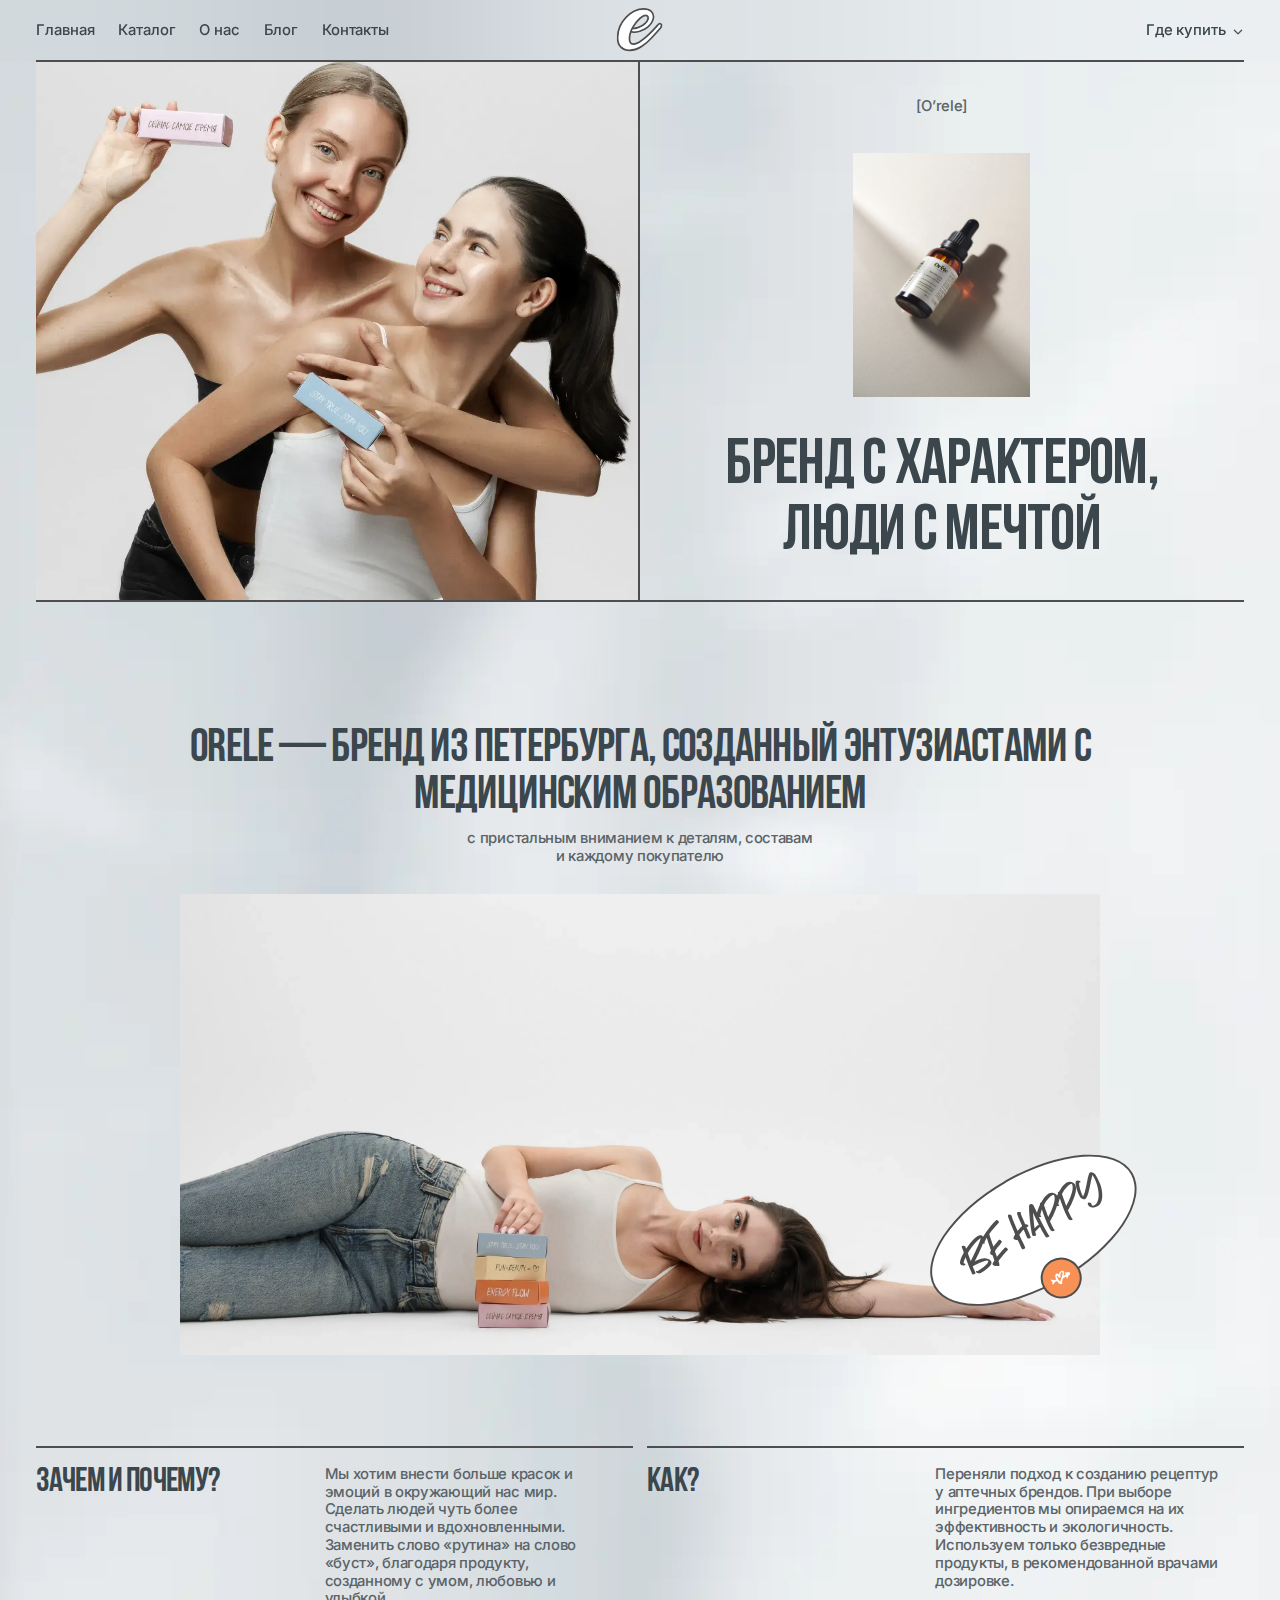
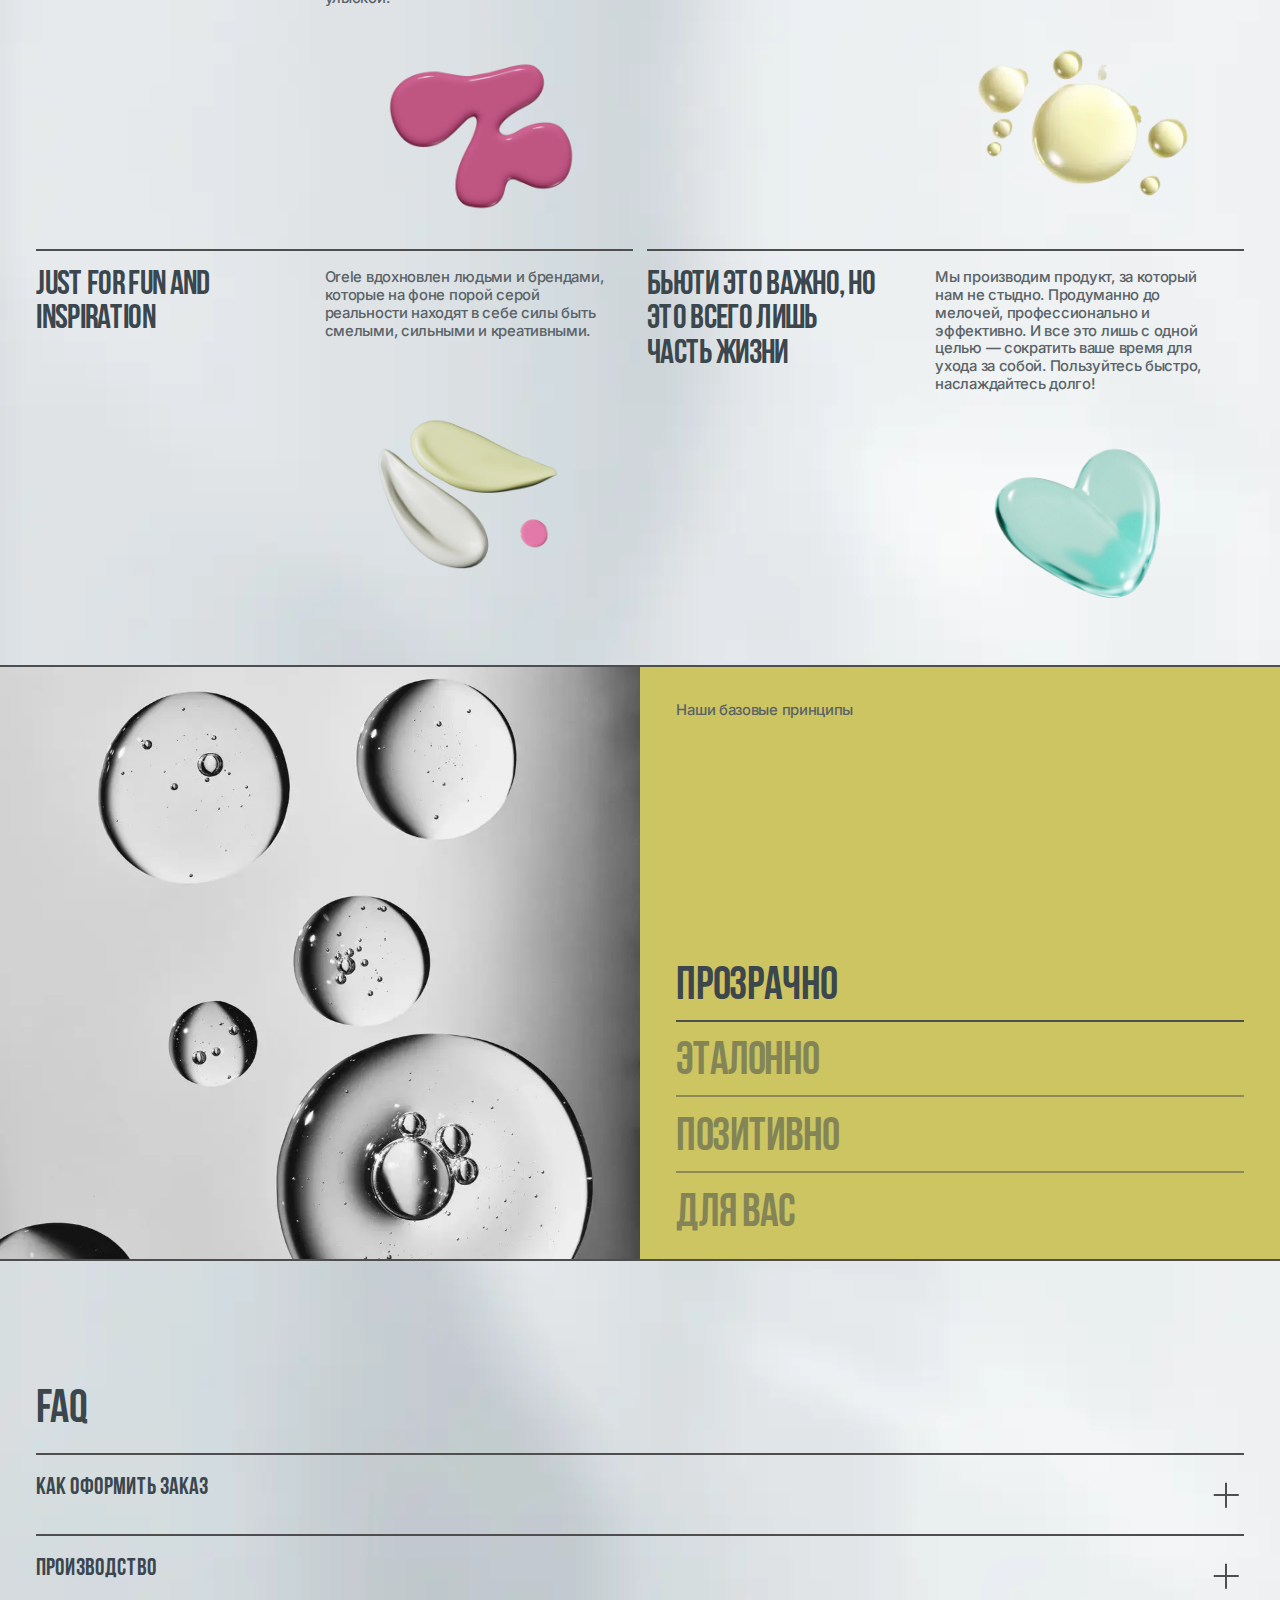
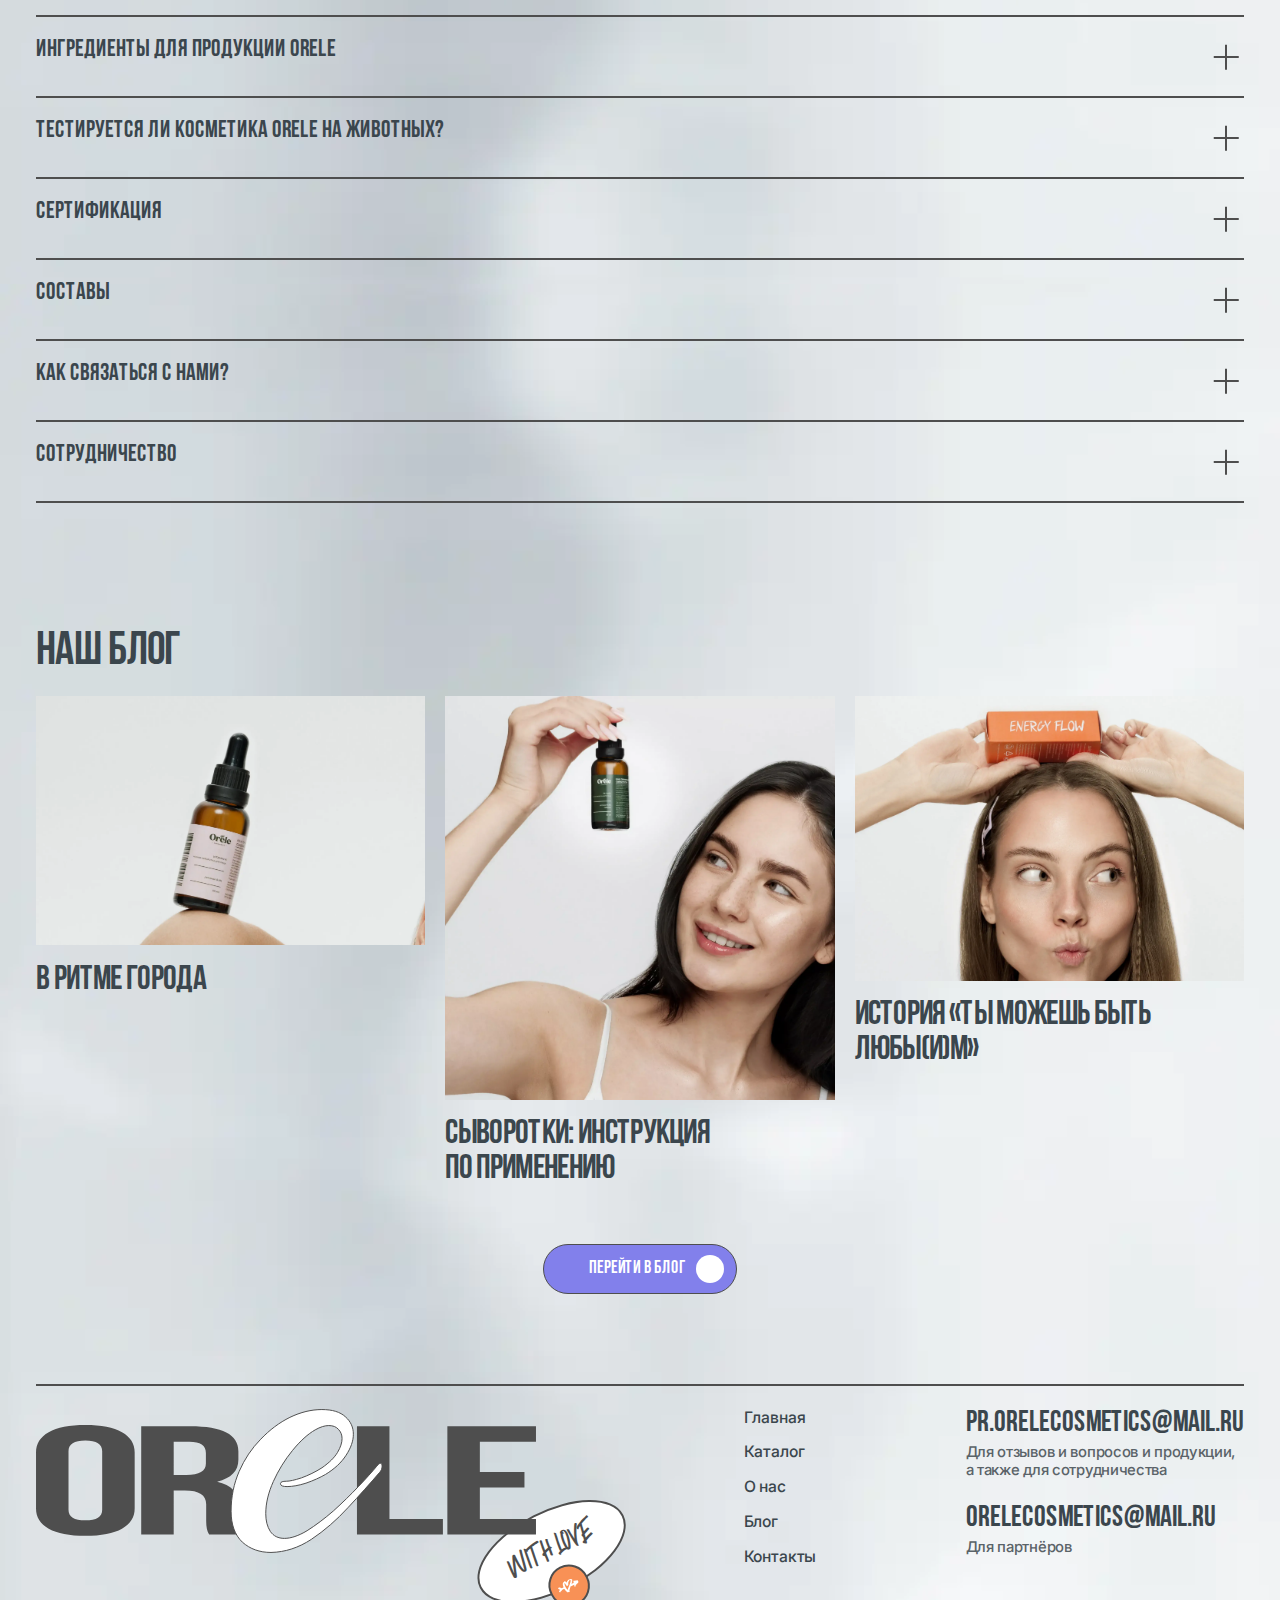
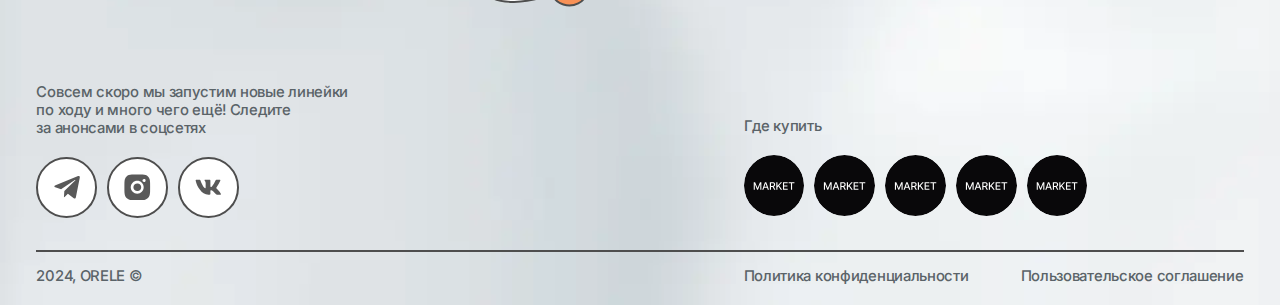
<file: about-us.html>
<!DOCTYPE html>
<html lang="en">

<head>
	<title>О нас</title>
	<meta charset="UTF-8">
	<meta name="format-detection" content="telephone=no">
	<!-- <style>body{opacity: 0;}</style> -->
	<link rel="stylesheet" href="css/style.min.css?_v=20240521143149">
	<link rel="shortcut icon" href="favicon.ico">
	<meta name="robots" content="noindex, nofollow">
	<meta name="viewport" content="width=device-width, initial-scale=1.0">
</head>

<body>
	<div class="wrapper">
		<header class="header undefined">
			<div class="header__container">
				<div class="header__body">

					<div class="header__menu menu">

						<nav class="menu__body">
							<ul class="menu__list">

								<li class="menu__item"><a href="index.html" class="menu__link nav-link">Главная</a></li>

								<li class="menu__item"><a href="catalog.html" class="menu__link nav-link">Каталог</a></li>

								<li class="menu__item"><a href="about-us.html" class="menu__link nav-link">О нас</a></li>

								<li class="menu__item"><a href="blog.html" class="menu__link nav-link">Блог</a></li>

								<li class="menu__item"><a href="contacts.html" class="menu__link nav-link">Контакты</a></li>

							</ul>
						</nav>

						<button type="button" class="menu__icon icon-menu"><span></span></button>

					</div>

					<a href="#" class="header__logo">
						<svg width="42" height="39" viewBox="0 0 42 39" fill="none" xmlns="http://www.w3.org/2000/svg">
							<g clip-path="url(#clip0_1346_1923)">
								<mask id="mask0_1346_1923" style="mask-type:luminance" maskUnits="userSpaceOnUse" x="0" y="0" width="42" height="39">
									<path d="M41.3984 0H0.398438V39H41.3984V0Z" fill="white" />
								</mask>
								<g mask="url(#mask0_1346_1923)">
									<path d="M13.2616 20.0631C13.3097 20.3102 13.4193 20.5431 13.588 20.7434C13.8058 21.002 14.0764 21.153 14.3071 21.2443C14.7512 21.4199 15.2891 21.4679 15.8195 21.4679C17.2539 21.4679 18.8705 21.1667 20.6523 20.603L20.6695 20.5976L20.6836 20.5925L20.6867 20.5914C22.5115 19.9541 24.1356 19.2306 25.5515 18.4159L25.5642 18.4086L25.568 18.4062L25.5694 18.4054L25.5795 18.3992C27.8283 17.0167 29.5836 15.3987 30.794 13.5269C32.0311 11.6309 32.7177 9.75613 32.7177 7.92443C32.7177 5.98309 31.9724 4.3287 30.5204 3.03574C29.008 1.60909 26.8169 1 24.1682 1C21.4706 1 18.7673 1.66733 16.0678 2.96895L16.0523 2.97643L16.047 2.97921C13.4168 4.28015 10.9946 6.10022 8.7784 8.42304C6.53934 10.6921 4.75355 13.3608 3.41847 16.4186C2.06883 19.51 1.39844 22.8374 1.39844 26.3882C1.39844 29.7736 2.3503 32.5398 4.40274 34.5105L4.40841 34.516L4.41417 34.5213L4.41594 34.523L4.42862 34.5348L4.43573 34.5409L4.43969 34.5444C6.49901 36.3673 9.03267 37.2608 11.9662 37.2608H11.9689H11.9805L11.992 37.2605C15.5841 37.1778 18.9969 36.0589 22.2141 33.9413L22.2301 33.9308L22.2344 33.9277C25.426 31.7875 28.3929 29.2164 31.1359 26.2185C33.8897 23.275 36.432 20.4452 38.7622 17.7292C39.3159 17.1345 39.5984 16.4014 39.5984 15.5886C39.5984 15.3423 39.5749 14.997 39.4219 14.6741C39.3387 14.4987 39.1988 14.2911 38.9678 14.129C38.7279 13.9606 38.4588 13.8898 38.205 13.8898C37.6927 13.8898 37.3133 14.1811 37.1398 14.3275C36.9236 14.5099 36.7133 14.7449 36.5121 14.9986C35.4327 16.2881 33.9854 17.8916 32.1641 19.8125C30.3529 21.723 28.3887 23.6359 26.2707 25.5511C24.1736 27.3706 22.1156 28.9176 20.0968 30.1962C18.1128 31.376 16.4844 31.889 15.1773 31.889C13.9877 31.889 13.1908 31.4663 12.6251 30.6502C12.0355 29.7088 11.7083 28.5015 11.7083 26.9688C11.7083 24.8011 12.2146 22.5021 13.2616 20.0631ZM13.2616 20.0631C13.2616 19.2883 13.7425 18.7061 13.9829 18.5119M13.9829 18.5119C15.0672 16.3299 16.3656 14.3147 17.878 12.4642C19.7239 10.2031 21.4578 8.64979 23.0686 7.73575L23.0701 7.73494C24.1941 7.09467 25.1018 6.8363 25.8196 6.8363C26.6234 6.8363 27.0783 7.06545 27.365 7.38531L27.3882 7.41212L27.4137 7.43729C27.8009 7.83143 28.0041 8.3153 28.0041 8.96955C28.0041 9.70708 27.7327 10.6309 27.0594 11.7671C26.4397 12.813 25.3315 13.9381 23.6404 15.1218C22.128 16.0769 20.5617 16.8471 18.9412 17.4345C17.3101 17.9689 16.2376 18.1864 15.636 18.1864C15.172 18.1864 14.6934 18.2241 14.2928 18.369M13.9829 18.5119L14.2928 18.369M13.9829 18.5119C14.0911 18.4494 14.1981 18.4033 14.2928 18.369" stroke="#4E4E4E" stroke-width="1.5" />
									<path d="M11.9662 36.2608H11.9676H11.9689C15.3571 36.1828 18.5894 35.1299 21.6643 33.106L21.6651 33.1054C24.7926 31.0097 27.7048 28.4876 30.4019 25.5394C33.1542 22.5975 35.6928 19.7715 38.0176 17.0613C38.4044 16.6523 38.5984 16.1593 38.5984 15.5886C38.5984 15.3895 38.5755 15.2232 38.5182 15.1025C38.4889 15.0407 38.4485 14.9863 38.3934 14.9476C38.3372 14.9081 38.2729 14.8898 38.205 14.8898C38.0688 14.8898 37.9261 14.9726 37.7847 15.0918C37.6387 15.215 37.4729 15.3957 37.2875 15.6301C36.1889 16.9433 34.7233 18.5668 32.8897 20.5006C31.0574 22.4334 29.0722 24.3663 26.9339 26.2997C24.7978 28.1535 22.6932 29.7364 20.6201 31.0485C18.5506 32.2809 16.7376 32.889 15.1773 32.889C13.6841 32.889 12.5608 32.325 11.7898 31.2004C11.0711 30.0625 10.7083 28.6541 10.7083 26.9688C10.7083 24.5113 11.315 21.9344 12.5327 19.2371C13.7519 16.5366 15.2755 14.0683 17.1037 11.8313C18.9945 9.51534 20.8187 7.86266 22.5751 6.86601C23.7879 6.17523 24.8685 5.8363 25.8196 5.8363C26.8348 5.8363 27.594 6.1377 28.1166 6.7256L28.1186 6.72793L28.1209 6.73014C28.709 7.32574 29.0041 8.06934 29.0041 8.96955C29.0041 9.94752 28.6473 11.049 27.9198 12.2769C27.1979 13.4951 25.9595 14.7218 24.1944 15.9546C22.6125 16.9556 20.97 17.764 19.2672 18.38C17.6179 18.9211 16.4106 19.1864 15.636 19.1864C15.204 19.1864 14.8662 19.2249 14.6325 19.3096C14.515 19.352 14.4157 19.4089 14.345 19.4857C14.2718 19.5652 14.2334 19.6613 14.2334 19.7691C14.2334 19.8931 14.2735 20.005 14.3529 20.0993C14.4306 20.1915 14.5412 20.2615 14.6751 20.3145C14.9408 20.4196 15.3259 20.4679 15.8195 20.4679C17.1198 20.4679 18.6307 20.1938 20.3506 19.6496L20.3523 19.649L20.3539 19.6484C22.1332 19.0271 23.6998 18.3276 25.0528 17.5491L25.0544 17.5482L25.0558 17.5473C27.2079 16.2242 28.843 14.7031 29.9554 12.9821C31.1255 11.1894 31.7177 9.5027 31.7177 7.92443C31.7177 6.26533 31.0919 4.87887 29.8446 3.77296C28.5907 2.58358 26.6907 2 24.1682 2C21.6404 2 19.0848 2.6244 16.5021 3.86971L16.5011 3.87021C13.98 5.11549 11.6451 6.86582 9.4961 9.11946C7.34502 11.2978 5.62476 13.8646 4.33494 16.8187C3.0437 19.7763 2.39844 22.9666 2.39844 26.3882C2.39844 29.5846 3.29221 32.0578 5.09535 33.7892L5.09712 33.7909L5.0989 33.7924C6.9576 35.4393 9.24937 36.2608 11.9662 36.2608Z" fill="white" />
								</g>
							</g>
							<defs>
								<clipPath id="clip0_1346_1923">
									<rect width="41" height="39" fill="white" transform="translate(0.398438)" />
								</clipPath>
							</defs>
						</svg>
					</a>

					<div class="header__buy-dropdown buy-dropdown">

						<button type="button" aria-controls="buy-dropdown-marketplaces" aria-expanded="false" aria-haspopup="true" data-dropdown-trigger class="buy-dropdown__button">

							<span class="buy-dropdown__button-text nav-link">Где купить</span>

							<span class="buy-dropdown__button-icon">
								<svg width="12" height="13" viewBox="0 0 12 13" fill="none" xmlns="http://www.w3.org/2000/svg">
									<path d="M9.60234 5.29981L6.00234 8.8998L2.40234 5.2998" stroke="#4E4E4E" stroke-width="1.3" stroke-linecap="round" stroke-linejoin="round" />
								</svg>
							</span>

						</button>

						<ul id="buy-dropdown-marketplaces" class="buy-dropdown__list">

							<li class="buy-dropdown__item">
								<a href="#" class="buy-dropdown__marketplace">

									<span class="buy-dropdown__marketplace-logo marketplace-logo marketplace-logo--sm">
										<img src="img/icons/market.svg" alt="Магазин" width="35" height="35">
									</span>

									<span class="buy-dropdown__marketplace-text">Магазин</span>

								</a>
							</li>

							<li class="buy-dropdown__item">
								<a href="#" class="buy-dropdown__marketplace">

									<span class="buy-dropdown__marketplace-logo marketplace-logo marketplace-logo--sm">
										<img src="img/icons/market.svg" alt="Магазин" width="35" height="35">
									</span>

									<span class="buy-dropdown__marketplace-text">Магазин</span>

								</a>
							</li>

							<li class="buy-dropdown__item">
								<a href="#" class="buy-dropdown__marketplace">

									<span class="buy-dropdown__marketplace-logo marketplace-logo marketplace-logo--sm">
										<img src="img/icons/market.svg" alt="Магазин" width="35" height="35">
									</span>

									<span class="buy-dropdown__marketplace-text">Магазин</span>

								</a>
							</li>

							<li class="buy-dropdown__item">
								<a href="#" class="buy-dropdown__marketplace">

									<span class="buy-dropdown__marketplace-logo marketplace-logo marketplace-logo--sm">
										<img src="img/icons/market.svg" alt="Магазин" width="35" height="35">
									</span>

									<span class="buy-dropdown__marketplace-text">Магазин</span>

								</a>
							</li>

							<li class="buy-dropdown__item">
								<a href="#" class="buy-dropdown__marketplace">

									<span class="buy-dropdown__marketplace-logo marketplace-logo marketplace-logo--sm">
										<img src="img/icons/market.svg" alt="Магазин" width="35" height="35">
									</span>

									<span class="buy-dropdown__marketplace-text">Магазин</span>

								</a>
							</li>

						</ul>

					</div>

				</div>
			</div>
		</header>
		<main class="page page--header-padding">

			<section class="intro">
				<div class="intro__container">
					<div class="intro__body">

						<div class="intro__image-side">
							<img src="img/content/couple.webp" alt="Пара фотосессия" width="672" height="636">
						</div>

						<div class="intro__content-side">

							<span class="intro__name text-02">[O’rele]</span>

							<div class="intro__image-content">
								<img src="img/content/about-us/bottle-lying-down.webp" alt="Флакон лежит фотосессия" width="196" height="270">
							</div>

							<h1 class="intro__heading heading-01">Бренд с характером, люди с мечтой</h1>

						</div>

					</div>
				</div>
			</section>

			<section class="about-brand">
				<div class="about-brand__container">

					<div class="about-brand__text-wrapper">

						<h2 class="about-brand__heading heading-02">
							Orele — бренд из Петербурга, созданный энтузиастами с медицинским образованием
						</h2>

						<p class="about-brand__text text-02">
							c пристальным вниманием к деталям, составам<br>
							и каждому покупателю
						</p>

					</div>

					<div class="about-brand__image-container">
						<div class="about-brand__image-wrapper">

							<div class="about-brand__image">
								<img data-src="img/content/about-us/photo-lying-down-single.webp" alt="Фотосессия лёжа" width="920" height="500">
							</div>

							<div class="about-brand__sticker about-brand__sticker--right-bottom sticker">

								<span class="sticker__text">be happy</span>

								<div class="sticker__icon">
									<img data-src="img/icons/heart-arrow.svg" alt="Сердце" width="27" height="27">
								</div>

							</div>

						</div>
					</div>

				</div>
			</section>

			<section class="brand-policy">
				<div class="brand-policy__container">
					<div class="brand-policy__body">

						<article class="brand-policy__item">

							<h3 class="brand-policy__heading heading-03">ЗАЧЕМ И ПОЧЕМУ?</h3>

							<p class="brand-policy__description text-02">
								Мы хотим внести больше красок и эмоций в окружающий нас мир.
								Сделать людей чуть более счастливыми и вдохновленными.
								Заменить слово «рутина» на слово «буст», благодаря продукту, созданному с умом, любовью и улыбкой.
							</p>

							<div class="brand-policy__image">
								<img data-src="img/content/shapes/pink-shape.webp" alt="Розовая фигура" width="410" height="246">
							</div>

						</article>

						<article class="brand-policy__item">

							<h3 class="brand-policy__heading heading-03">КАК?</h3>

							<p class="brand-policy__description text-02">
								Переняли подход к созданию рецептур у аптечных брендов.
								При выборе ингредиентов мы опираемся на их эффективность и экологичность. Используем только безвредные продукты,
								в рекомендованной врачами дозировке.
							</p>

							<div class="brand-policy__image">
								<img data-src="img/content/shapes/round-shape.webp" alt="Круглая фигура" width="410" height="246">
							</div>

						</article>

						<article class="brand-policy__item">

							<h3 class="brand-policy__heading heading-03">Just for fun and inspiration</h3>

							<p class="brand-policy__description text-02">
								Orele вдохновлен людьми и брендами, которые на фоне порой серой реальности находят в
								себе силы быть смелыми, сильными и креативными.
							</p>

							<div class="brand-policy__image">
								<img data-src="img/content/shapes/cream-shape.webp" alt="Кремовая фигура" width="410" height="246">
							</div>

						</article>

						<article class="brand-policy__item">

							<h3 class="brand-policy__heading heading-03">Бьюти это важно, но это всего лишь часть жизни</h3>

							<p class="brand-policy__description text-02">
								Мы производим продукт, за который нам не стыдно. Продуманно до мелочей,
								профессионально и эффективно. И все это лишь с одной целью — сократить ваше время для ухода за собой.
								Пользуйтесь быстро, наслаждайтесь долго!
							</p>

							<div class="brand-policy__image">
								<img data-src="img/content/shapes/blue-shape.webp" alt="Синяя фигура" width="410" height="246">
							</div>

						</article>

					</div>
				</div>
			</section>

			<section data-tabs class="principles">

				<div data-tabs-body class="principles__image-side">

					<div class="principles__image">
						<img data-src="img/content/principles/aboutclearly.webp" alt="Капли" width="720" height="520">
					</div>

					<div class="principles__image">
						<img data-src="img/content/principles/benchmark.webp" alt="Коробки и флаконы" width="720" height="520">
					</div>

					<div class="principles__image">
						<img data-src="img/content/principles/positive.webp" alt="Держит коробки фотосессия" width="720" height="520">
					</div>

					<div class="principles__image">
						<img data-src="img/content/principles/for-you.webp" alt="Груповая фотосессия" width="720" height="520">
					</div>

				</div>

				<div class="principles__content-side">

					<span class="principles__name text-02">Наши базовые принципы</span>

					<nav data-tabs-titles class="principles__navigation">

						<button type="button" class="principles__title _tab-active heading-02">прозрачно</button>

						<button type="button" class="principles__title heading-02">эталонно</button>

						<button type="button" class="principles__title heading-02">позитивно</button>

						<button type="button" class="principles__title heading-02">для вас</button>

					</nav>

				</div>

			</section>

			<section class="faq">
				<div class="faq__container">

					<h2 class="faq__heading heading-02">
						faq
					</h2>

					<div data-spollers data-one-spoller class="faq__spollers spollers spollers--md">

						<details class="spollers__item">

							<summary class="spollers__title heading-04">как оформить заказ<span class="spollers__icon"></span></summary>

							<div class="spollers__body">

								<p class="spollers__text text-02">
									1) На главной странице в строке меню находится иконка «где купить».
									При нажатии на нее появятся ссылки на наши магазины в маркетплейсах.<br><br>

									2) Выберите понравившееся средство в списке меню/в каталоге и перейдите на его страницу. Нажмите на кнопку купить
									— там находятся иконки маркетплейсов. Нажмите на более удобный для вас и вы попадете на страницу товара.<br><br>

									3) На странице «контакты» находится полный список онлайн и офлайн магазинов, где можно купить нашу продукцию.
								</p>

							</div>

						</details>

						<details class="spollers__item">

							<summary class="spollers__title heading-04">производство<span class="spollers__icon"></span></summary>

							<div class="spollers__body">

								<p class="spollers__text text-02">
									Мы производим нашу продукцию на контрактном производстве в Санкт-Петербурге.<br><br>
									Мы доверили изготовление профессионалам, и Уникальные рецептуры и современное оборудование делают средства ORELE лучшими в своем роде.
								</p>

							</div>

						</details>

						<details class="spollers__item">

							<summary class="spollers__title heading-04">ингредиенты для продукции orele<span class="spollers__icon"></span></summary>

							<div class="spollers__body">

								<p class="spollers__text text-02">
									Мы используем лучшие ингредиенты от поставщиков по всему миру.<br>
									Но своё предпочтение отдаём российским производителям.
								</p>

							</div>

						</details>

						<details class="spollers__item">

							<summary class="spollers__title heading-04">тестируется ли косметика orele на животных?<span class="spollers__icon"></span></summary>

							<div class="spollers__body">

								<p class="spollers__text text-02">
									Нет. При создании бренда главным критерием выбора лаборатории было тестирование без участия животных. Мы уверены, что данные процедуры являются не гуманными и бесчеловечными.
								</p>

							</div>

						</details>

						<details class="spollers__item">

							<summary class="spollers__title heading-04">сертификация<span class="spollers__icon"></span></summary>

							<div class="spollers__body">

								<p class="spollers__text text-02">
									Вся продукция ORELE проходит многоступенчатый анализ и тест, перед тем как попасть в продажу.

									Мы имеем все необходимые сертификаты и документы, подтверждающие наше высокое качество и безвредность.

									Запросить данную документацию вы можете в любое время через нашу почту <a href="mailto:orelecosmetics@mail.ru" class="link">orelecosmetics@mail.ru</a> или через телеграмм бот бренда.
								</p>

							</div>

						</details>

						<details class="spollers__item">

							<summary class="spollers__title heading-04">Составы<span class="spollers__icon"></span></summary>

							<div class="spollers__body">

								<p class="spollers__text text-02">
									Составы всех средств нашего бренда разработаны с особой тщательностью. Мы продумали все нюансы и усовершенствовали рецептуры.
									Составы ORELE короткие, они не содержат вредных, аллергенных веществ, а также ингредиентов животного происхождения.
									Только рекомендованные врачами концентрации, без силиконов, спиртов, парабенов, сульфатов,
									вазелина, минеральных масел, парафина, пигментов придающих цвет.
								</p>

							</div>

						</details>

						<details class="spollers__item">

							<summary class="spollers__title heading-04">Как связаться с нами?<span class="spollers__icon"></span></summary>

							<div class="spollers__body">

								<p class="spollers__text text-02">
									1) Вы можете оставить отзыв или задать свой вопрос в нашем телеграмм боте, ссылка на который находиться в «подвале» каждой страницы сайта.
									<br><br>
									2) Оставьте свой отзыв на странице нашего товара на маркетплейсах.
									<br><br>
									3) В разделе «контакты» вы можете найти способы связи с нами. У нас есть почта, телеграмм бот, соц сети. На всех этих площадках мы будем рады принять от вас обратную связь. После обращения мы обязательно свяжемся с вами.
								</p>

							</div>

						</details>

						<details class="spollers__item">

							<summary class="spollers__title heading-04">сотрудничество<span class="spollers__icon"></span></summary>

							<div class="spollers__body">

								<p class="spollers__text text-02">
									1) По поводу сотрудничества с брендом ORELE вы можете перейти в наш телеграмм бот и выбрать повод обращения «сотрудничество». Затем заполните гугл форму, и мы обязательно свяжемся с вами, после ее рассмотрения.
									<br><br>
									2) Вы можете обратиться к нам через почту <a href="mailto:pr.orelecosmetics@mail.ru" class="link">pr.orelecosmetics@mail.ru</a>
								</p>

							</div>

						</details>

					</div>

				</div>
			</section>

			<section class="explore-blog">
				<div class="explore-blog__container">

					<h2 class="explore-blog__heading heading-02">
						наш блог
					</h2>

					<div class="explore-blog__slider swiper">
						<div class="explore-blog__wrapper swiper-wrapper">

							<article class="explore-blog__post post swiper-slide">
								<a href="history.html" class="post__body">

									<div class="post__image">
										<img data-src="img/content/blog/standing-bottle.webp" alt="Стоящий флакон фотоссесия" width="440" height="282">
									</div>

									<h3 class="post__heading heading-03">в ритме города</h3>

								</a>
							</article>

							<article class="explore-blog__post post swiper-slide">
								<a href="history.html" class="post__body">

									<div class="post__image">
										<img data-src="img/content/blog/holding-bottle.webp" alt="Флакон держат фотоссесия" width="440" height="457">
									</div>

									<h3 class="post__heading heading-03">сыворотки: инструкция<br> по применению</h3>

								</a>
							</article>

							<article class="explore-blog__post post swiper-slide">
								<a href="history.html" class="post__body">

									<div class="post__image">
										<img data-src="img/content/blog/holding-box.webp" alt="Коробку держат фотоссесия" width="440" height="322">
									</div>

									<h3 class="post__heading heading-03">история «ты можешь быть любы(и)м»</h3>

								</a>
							</article>

						</div>
					</div>

					<div class="explore-blog__button-wrapper">

						<a href="blog.html" class="button">
							<span class="button__text">перейти в блог</span>
							<span class="button__circle">
								<img data-src="img/icons/arrow-right.svg" alt="Стрелка вправо" width="14" height="14">
							</span>
						</a>

					</div>

				</div>
			</section>

		</main>
		<footer class="footer">
			<div class="footer__container">

				<div class="footer__body">

					<div class="footer__logo-container">
						<div class="footer__logo-wrapper">

							<a href="#" class="footer__logo">
								<img src="img/icons/logo.svg" alt="Orele лого" width="500" height="139">
							</a>

							<div class="footer__sticker sticker sticker--sm">
								<span class="sticker__text">with love</span>
								<div class="sticker__icon">
									<img data-src="img/icons/heart-arrow.svg" alt="Сердце со стрелой" width="36" height="21">
								</div>
							</div>

						</div>
					</div>

					<div class="footer__links">

						<ul class="footer__nav">

							<li class="footer__nav-item"><a href="index.html" class="footer__link nav-link">Главная</a></li>

							<li class="footer__nav-item"><a href="catalog.html" class="footer__link nav-link">Каталог</a></li>

							<li class="footer__nav-item"><a href="about-us.html" class="footer__link nav-link">О нас</a></li>

							<li class="footer__nav-item"><a href="blog.html" class="footer__link nav-link">Блог</a></li>

							<li class="footer__nav-item"><a href="contacts.html" class="footer__link nav-link">Контакты</a></li>

						</ul>

						<div class="footer__contacts">

							<div class="footer__contact-item contact-item">

								<a href="mailto:pr.orelecosmetics@mail.ru" class="contact-item__link">pr.orelecosmetics@mail.ru</a>

								<p class="contact-item__text text-02 ">
									Для отзывов и вопросов и продукции,<br>
									а также для сотрудничества
								</p>

							</div>

							<div class="footer__contact-item contact-item">

								<a href="mailto:orelecosmetics@mail.ru" class="contact-item__link">orelecosmetics@mail.ru</a>

								<p class="contact-item__text text-02 ">
									Для партнёров
								</p>

							</div>

						</div>

					</div>

					<div class="footer__round-links">

						<p class="footer__text text-02 ">
							Совсем скоро мы запустим новые линейки<br>
							по ходу и много чего ещё! Cледите<br>
							за анонсами в соцсетях
						</p>

						<ul class="footer__round-links-wrapper">

							<li class="footer__round-links-item">
								<a href="https://t.me/ORELE_bot" class="footer__social-logo social-logo">
									<svg width="25" height="22" viewBox="0 0 25 22" fill="none" xmlns="http://www.w3.org/2000/svg">
										<path d="M22.7121 0.473646L1.45268 9.16256C0.00181705 9.78021 0.0102107 10.638 1.18649 11.0206L6.64463 12.8252L19.2732 4.38029C19.8703 3.99522 20.4159 4.20237 19.9674 4.6243L9.73581 14.4112H9.73341L9.73581 14.4125L9.3593 20.3754C9.91087 20.3754 10.1543 20.1073 10.4636 19.7908L13.1148 17.0585L18.6293 21.3756C19.6461 21.9691 20.3763 21.6641 20.6293 20.378L24.2493 2.29607C24.6198 0.721465 23.6821 0.00850832 22.7121 0.473646Z" fill="#595959" />
									</svg>
								</a>
							</li>

							<li class="footer__round-links-item">
								<a href="https://instagram.com/orele.beauty?igshid=NzZlODBkYWE4Ng%3D%3D&utm_source=qr" class="footer__social-logo social-logo">
									<svg width="22" height="22" viewBox="0 0 22 22" fill="none" xmlns="http://www.w3.org/2000/svg">
										<path d="M12.0952 0.334686C12.8736 0.3317 13.6519 0.339522 14.4301 0.358152L14.637 0.365619C14.8759 0.374152 15.1116 0.384818 15.3964 0.397618C16.5313 0.450949 17.3056 0.630143 17.9851 0.893601C18.689 1.16452 19.2821 1.53145 19.8751 2.12449C20.4173 2.65739 20.837 3.30199 21.1049 4.01349C21.3684 4.69294 21.5476 5.46838 21.6009 6.60327C21.6137 6.887 21.6244 7.12379 21.6329 7.36271L21.6393 7.56964C21.6582 8.34742 21.6664 9.12542 21.6638 9.90343L21.6649 10.6991V12.0964C21.6675 12.8748 21.6593 13.6531 21.6404 14.4313L21.634 14.6382C21.6254 14.8771 21.6148 15.1128 21.602 15.3976C21.5486 16.5325 21.3673 17.3069 21.1049 17.9863C20.8379 18.6986 20.4181 19.3437 19.8751 19.8764C19.3418 20.4186 18.6968 20.8383 17.9851 21.1062C17.3056 21.3697 16.5313 21.5489 15.3964 21.6022C15.1116 21.615 14.8759 21.6257 14.637 21.6342L14.4301 21.6406C13.6519 21.6596 12.8736 21.6678 12.0952 21.6652L11.2995 21.6662H9.90335C9.12501 21.6689 8.34666 21.6607 7.56854 21.6417L7.36162 21.6353C7.10842 21.6261 6.85527 21.6154 6.60219 21.6033C5.46732 21.55 4.69296 21.3686 4.01246 21.1062C3.30069 20.8389 2.65598 20.4191 2.12349 19.8764C1.58063 19.3434 1.16058 18.6984 0.892618 17.9863C0.629165 17.3069 0.449974 16.5325 0.396643 15.3976C0.384764 15.1445 0.374098 14.8914 0.364645 14.6382L0.359312 14.4313C0.339648 13.6531 0.330758 12.8748 0.332647 12.0964V9.90343C0.32967 9.12543 0.337492 8.34742 0.356112 7.56964L0.363578 7.36271C0.372111 7.12379 0.382777 6.887 0.395577 6.60327C0.448907 5.46731 0.628098 4.694 0.891551 4.01349C1.15967 3.30165 1.58054 2.65722 2.12455 2.12556C2.65668 1.58238 3.30099 1.16194 4.01246 0.893601C4.69296 0.630143 5.46625 0.450949 6.60219 0.397618L7.36162 0.365619L7.56854 0.360286C8.3463 0.340631 9.12429 0.331741 9.90229 0.33362L12.0952 0.334686ZM10.9988 5.66784C10.2921 5.65784 9.59058 5.78839 8.93485 6.0519C8.27911 6.3154 7.68229 6.70661 7.17906 7.20278C6.67583 7.69895 6.27624 8.29019 6.00349 8.94214C5.73074 9.59409 5.59029 10.2937 5.59029 11.0005C5.59029 11.7072 5.73074 12.4068 6.00349 13.0588C6.27624 13.7107 6.67583 14.302 7.17906 14.7981C7.68229 15.2943 8.27911 15.6855 8.93485 15.949C9.59058 16.2125 10.2921 16.3431 10.9988 16.3331C12.4132 16.3331 13.7697 15.7712 14.7698 14.771C15.77 13.7709 16.3318 12.4144 16.3318 10.9999C16.3318 9.58548 15.77 8.22897 14.7698 7.22881C13.7697 6.22865 12.4132 5.66784 10.9988 5.66784ZM10.9988 7.8011C11.4238 7.79327 11.8462 7.87021 12.2412 8.02744C12.6361 8.18468 12.9958 8.41904 13.2992 8.71685C13.6026 9.01465 13.8436 9.36993 14.0082 9.76193C14.1727 10.1539 14.2575 10.5748 14.2575 10.9999C14.2576 11.425 14.173 11.8459 14.0086 12.238C13.8442 12.63 13.6033 12.9854 13.3 13.2833C12.9967 13.5812 12.6371 13.8157 12.2421 13.9731C11.8472 14.1304 11.4249 14.2075 10.9998 14.1998C10.1512 14.1998 9.33729 13.8627 8.73721 13.2626C8.13712 12.6625 7.8 11.8486 7.8 10.9999C7.8 10.1513 8.13712 9.33735 8.73721 8.73726C9.33729 8.13716 10.1512 7.80003 10.9998 7.80003L10.9988 7.8011ZM16.5985 4.06789C16.2544 4.08166 15.929 4.22805 15.6904 4.47638C15.4518 4.72471 15.3185 5.05574 15.3185 5.40011C15.3185 5.74449 15.4518 6.07551 15.6904 6.32385C15.929 6.57218 16.2544 6.71856 16.5985 6.73233C16.9521 6.73233 17.2912 6.59186 17.5412 6.34182C17.7913 6.09178 17.9317 5.75266 17.9317 5.39905C17.9317 5.04544 17.7913 4.70631 17.5412 4.45627C17.2912 4.20623 16.9521 4.06576 16.5985 4.06576V4.06789Z" fill="#595959" />
									</svg>
								</a>
							</li>

							<li class="footer__round-links-item">
								<a href="https://vk.com/orele.cosmetics" class="footer__social-logo social-logo">
									<svg width="28" height="16" viewBox="0 0 28 16" fill="none" xmlns="http://www.w3.org/2000/svg">
										<path d="M26.2618 15.9987H23.3433C22.2391 15.9987 21.9064 15.0954 19.927 13.095C18.1971 11.4112 17.4665 11.2018 17.0289 11.2018C16.4237 11.2018 16.2587 11.3698 16.2587 12.2111V14.8628C16.2587 15.58 16.0284 16 14.1731 16C12.3732 15.8779 10.6278 15.3256 9.08064 14.3887C7.53348 13.4519 6.22884 12.1571 5.27417 10.6113C3.00739 7.76184 1.43018 4.41753 0.667969 0.84431C0.667969 0.402356 0.834304 0.00175335 1.66854 0.00175335H4.5858C5.33558 0.00175335 5.60556 0.339035 5.89984 1.11827C7.31625 5.32847 9.73323 8.99075 10.7146 8.99075C11.0908 8.99075 11.2546 8.82276 11.2546 7.87553V3.53868C11.1304 1.56023 10.0902 1.39352 10.0902 0.677608C10.1034 0.488732 10.1889 0.312477 10.3287 0.18628C10.4684 0.0600833 10.6514 -0.00611242 10.8387 0.00175335H15.4244C16.0514 0.00175335 16.2587 0.317066 16.2587 1.07433V6.9283C16.2587 7.56021 16.5274 7.76956 16.7167 7.76956C17.0929 7.76956 17.3821 7.56021 18.0717 6.86497C19.55 5.04416 20.7577 3.01553 21.6569 0.843018C21.7489 0.582179 21.9229 0.358902 22.1523 0.207246C22.3817 0.0555888 22.6539 -0.0161242 22.9274 0.00304553H25.846C26.7211 0.00304553 26.9067 0.445001 26.7211 1.07563C25.6596 3.47719 24.3462 5.75686 22.8033 7.87553C22.4886 8.36013 22.3632 8.61212 22.8033 9.18071C23.0925 9.62267 24.1161 10.4859 24.8032 11.3065C25.8037 12.3145 26.6341 13.4801 27.2624 14.7568C27.5132 15.5787 27.0948 15.9987 26.2618 15.9987Z" fill="#595959" />
									</svg>
								</a>
							</li>

						</ul>

					</div>

					<div class="footer__round-links">

						<p class="footer__text text-02 ">
							Где купить
						</p>

						<ul class="footer__round-links-wrapper">

							<li class="footer__round-links-item">
								<a href="#" class="footer__marketplace-logo marketplace-logo">
									<img src="img/icons/market.svg" alt="market" width="64" height="64">
								</a>
							</li>

							<li class="footer__round-links-item">
								<a href="#" class="footer__marketplace-logo marketplace-logo">
									<img src="img/icons/market.svg" alt="market" width="64" height="64">
								</a>
							</li>

							<li class="footer__round-links-item">
								<a href="#" class="footer__marketplace-logo marketplace-logo">
									<img src="img/icons/market.svg" alt="market" width="64" height="64">
								</a>
							</li>

							<li class="footer__round-links-item">
								<a href="#" class="footer__marketplace-logo marketplace-logo">
									<img src="img/icons/market.svg" alt="market" width="64" height="64">
								</a>
							</li>

							<li class="footer__round-links-item">
								<a href="#" class="footer__marketplace-logo marketplace-logo">
									<img src="img/icons/market.svg" alt="market" width="64" height="64">
								</a>
							</li>

						</ul>

					</div>

				</div>

				<div class="footer__bottom">

					<span class="footer__copyright text-02 ">2024, ORELE ©</span>

					<div class="footer__resources">

						<a href="history.html" class="footer__resource-link text-02 ">Политика конфиденциальности</a>

						<a href="history.html" class="footer__resource-link text-02 ">Пользовательское соглашение</a>

					</div>

				</div>

			</div>
		</footer>
	</div>
	<script src="js/app.min.js?_v=20240521143149"></script>
</body>

</html>
</file>
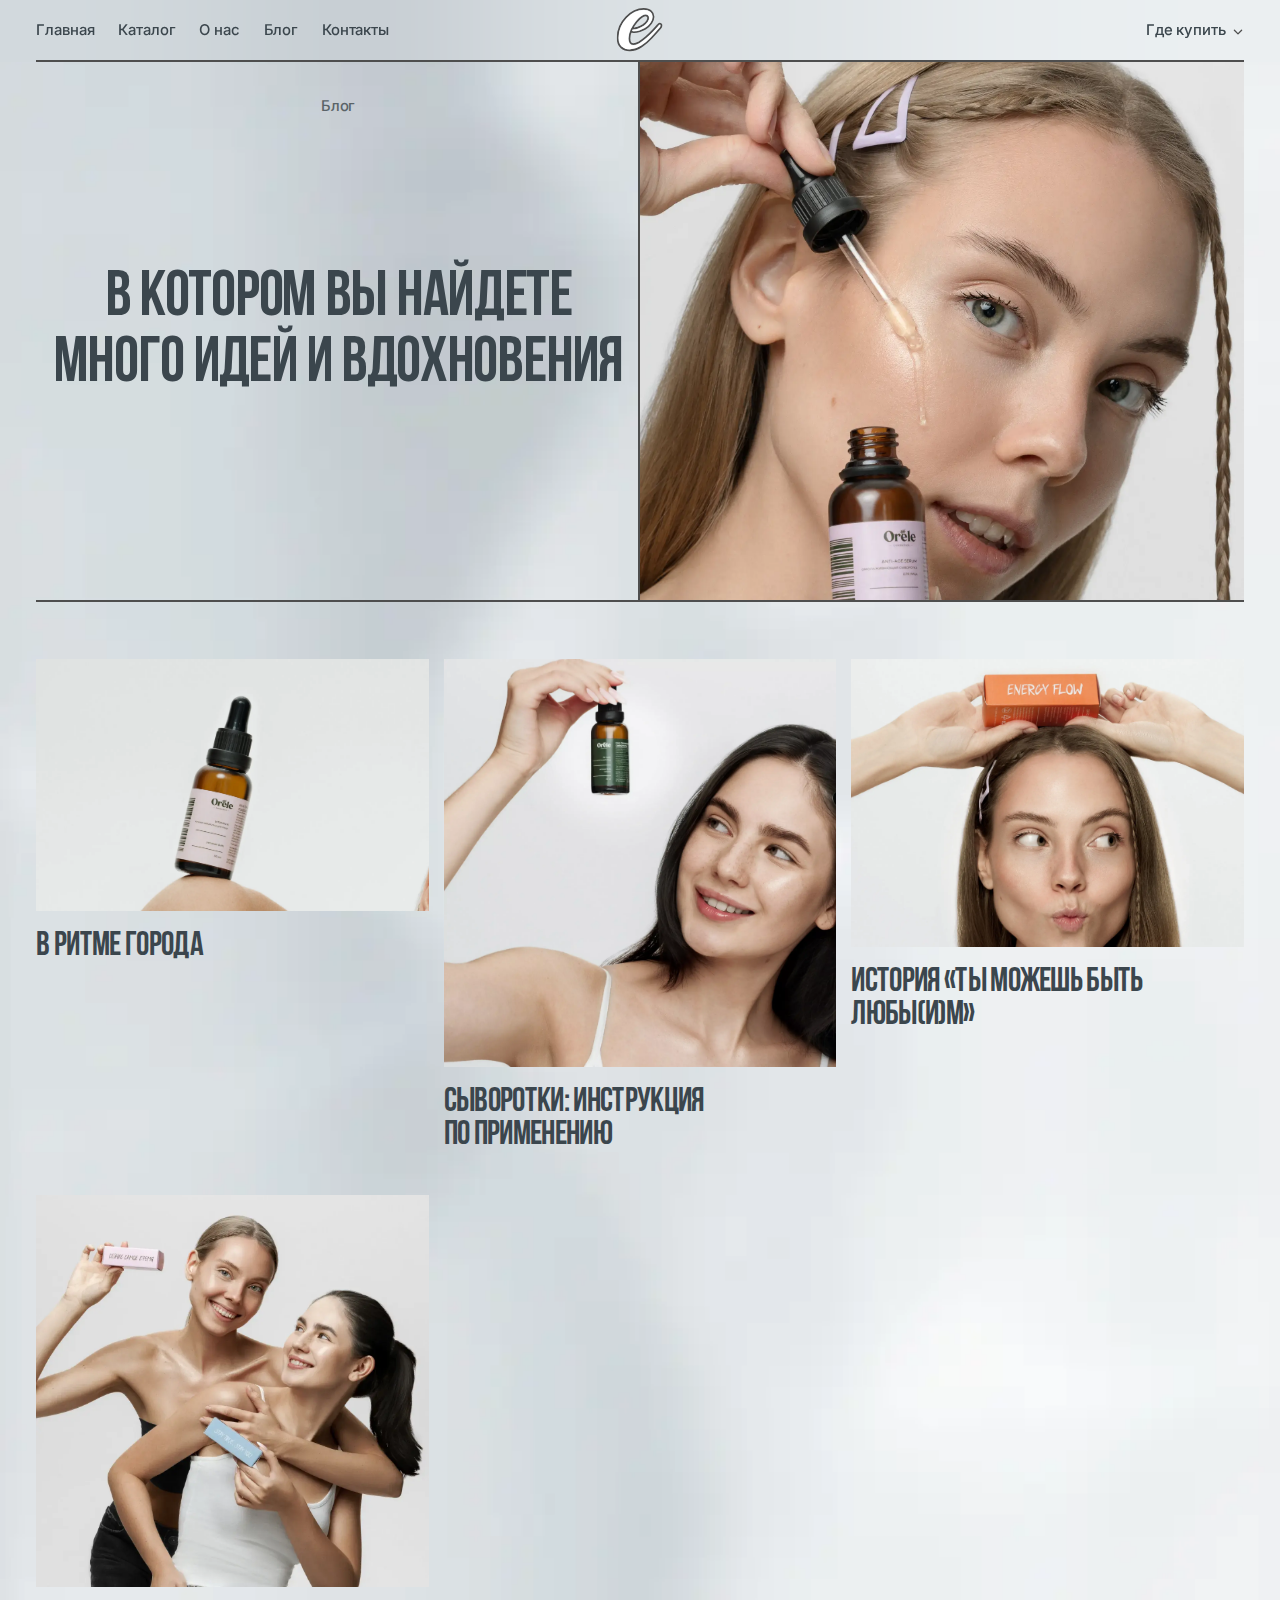
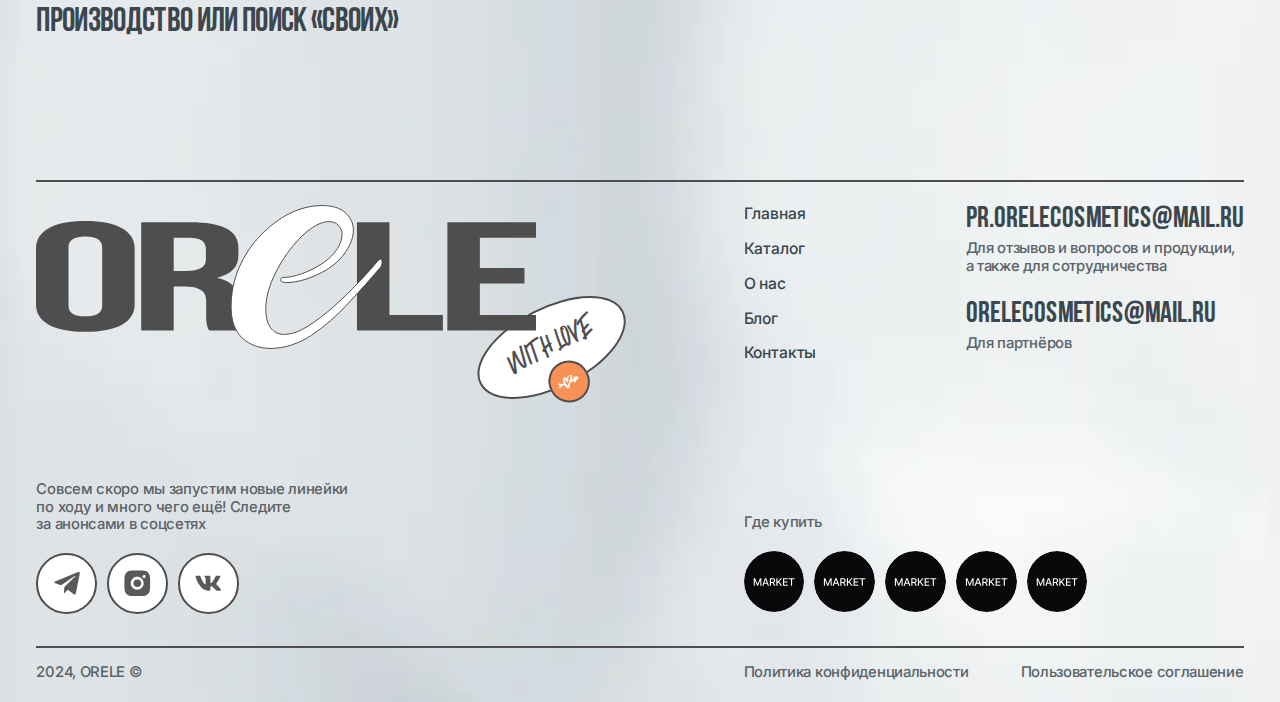
<file: blog.html>
<!DOCTYPE html>
<html lang="en">

<head>
	<title>Блог</title>
	<meta charset="UTF-8">
	<meta name="format-detection" content="telephone=no">
	<!-- <style>body{opacity: 0;}</style> -->
	<link rel="stylesheet" href="css/style.min.css?_v=20240521143149">
	<link rel="shortcut icon" href="favicon.ico">
	<meta name="robots" content="noindex, nofollow">
	<meta name="viewport" content="width=device-width, initial-scale=1.0">
</head>

<body>
	<div class="wrapper">
		<header class="header undefined">
			<div class="header__container">
				<div class="header__body">

					<div class="header__menu menu">

						<nav class="menu__body">
							<ul class="menu__list">

								<li class="menu__item"><a href="index.html" class="menu__link nav-link">Главная</a></li>

								<li class="menu__item"><a href="catalog.html" class="menu__link nav-link">Каталог</a></li>

								<li class="menu__item"><a href="about-us.html" class="menu__link nav-link">О нас</a></li>

								<li class="menu__item"><a href="blog.html" class="menu__link nav-link">Блог</a></li>

								<li class="menu__item"><a href="contacts.html" class="menu__link nav-link">Контакты</a></li>

							</ul>
						</nav>

						<button type="button" class="menu__icon icon-menu"><span></span></button>

					</div>

					<a href="#" class="header__logo">
						<svg width="42" height="39" viewBox="0 0 42 39" fill="none" xmlns="http://www.w3.org/2000/svg">
							<g clip-path="url(#clip0_1346_1923)">
								<mask id="mask0_1346_1923" style="mask-type:luminance" maskUnits="userSpaceOnUse" x="0" y="0" width="42" height="39">
									<path d="M41.3984 0H0.398438V39H41.3984V0Z" fill="white" />
								</mask>
								<g mask="url(#mask0_1346_1923)">
									<path d="M13.2616 20.0631C13.3097 20.3102 13.4193 20.5431 13.588 20.7434C13.8058 21.002 14.0764 21.153 14.3071 21.2443C14.7512 21.4199 15.2891 21.4679 15.8195 21.4679C17.2539 21.4679 18.8705 21.1667 20.6523 20.603L20.6695 20.5976L20.6836 20.5925L20.6867 20.5914C22.5115 19.9541 24.1356 19.2306 25.5515 18.4159L25.5642 18.4086L25.568 18.4062L25.5694 18.4054L25.5795 18.3992C27.8283 17.0167 29.5836 15.3987 30.794 13.5269C32.0311 11.6309 32.7177 9.75613 32.7177 7.92443C32.7177 5.98309 31.9724 4.3287 30.5204 3.03574C29.008 1.60909 26.8169 1 24.1682 1C21.4706 1 18.7673 1.66733 16.0678 2.96895L16.0523 2.97643L16.047 2.97921C13.4168 4.28015 10.9946 6.10022 8.7784 8.42304C6.53934 10.6921 4.75355 13.3608 3.41847 16.4186C2.06883 19.51 1.39844 22.8374 1.39844 26.3882C1.39844 29.7736 2.3503 32.5398 4.40274 34.5105L4.40841 34.516L4.41417 34.5213L4.41594 34.523L4.42862 34.5348L4.43573 34.5409L4.43969 34.5444C6.49901 36.3673 9.03267 37.2608 11.9662 37.2608H11.9689H11.9805L11.992 37.2605C15.5841 37.1778 18.9969 36.0589 22.2141 33.9413L22.2301 33.9308L22.2344 33.9277C25.426 31.7875 28.3929 29.2164 31.1359 26.2185C33.8897 23.275 36.432 20.4452 38.7622 17.7292C39.3159 17.1345 39.5984 16.4014 39.5984 15.5886C39.5984 15.3423 39.5749 14.997 39.4219 14.6741C39.3387 14.4987 39.1988 14.2911 38.9678 14.129C38.7279 13.9606 38.4588 13.8898 38.205 13.8898C37.6927 13.8898 37.3133 14.1811 37.1398 14.3275C36.9236 14.5099 36.7133 14.7449 36.5121 14.9986C35.4327 16.2881 33.9854 17.8916 32.1641 19.8125C30.3529 21.723 28.3887 23.6359 26.2707 25.5511C24.1736 27.3706 22.1156 28.9176 20.0968 30.1962C18.1128 31.376 16.4844 31.889 15.1773 31.889C13.9877 31.889 13.1908 31.4663 12.6251 30.6502C12.0355 29.7088 11.7083 28.5015 11.7083 26.9688C11.7083 24.8011 12.2146 22.5021 13.2616 20.0631ZM13.2616 20.0631C13.2616 19.2883 13.7425 18.7061 13.9829 18.5119M13.9829 18.5119C15.0672 16.3299 16.3656 14.3147 17.878 12.4642C19.7239 10.2031 21.4578 8.64979 23.0686 7.73575L23.0701 7.73494C24.1941 7.09467 25.1018 6.8363 25.8196 6.8363C26.6234 6.8363 27.0783 7.06545 27.365 7.38531L27.3882 7.41212L27.4137 7.43729C27.8009 7.83143 28.0041 8.3153 28.0041 8.96955C28.0041 9.70708 27.7327 10.6309 27.0594 11.7671C26.4397 12.813 25.3315 13.9381 23.6404 15.1218C22.128 16.0769 20.5617 16.8471 18.9412 17.4345C17.3101 17.9689 16.2376 18.1864 15.636 18.1864C15.172 18.1864 14.6934 18.2241 14.2928 18.369M13.9829 18.5119L14.2928 18.369M13.9829 18.5119C14.0911 18.4494 14.1981 18.4033 14.2928 18.369" stroke="#4E4E4E" stroke-width="1.5" />
									<path d="M11.9662 36.2608H11.9676H11.9689C15.3571 36.1828 18.5894 35.1299 21.6643 33.106L21.6651 33.1054C24.7926 31.0097 27.7048 28.4876 30.4019 25.5394C33.1542 22.5975 35.6928 19.7715 38.0176 17.0613C38.4044 16.6523 38.5984 16.1593 38.5984 15.5886C38.5984 15.3895 38.5755 15.2232 38.5182 15.1025C38.4889 15.0407 38.4485 14.9863 38.3934 14.9476C38.3372 14.9081 38.2729 14.8898 38.205 14.8898C38.0688 14.8898 37.9261 14.9726 37.7847 15.0918C37.6387 15.215 37.4729 15.3957 37.2875 15.6301C36.1889 16.9433 34.7233 18.5668 32.8897 20.5006C31.0574 22.4334 29.0722 24.3663 26.9339 26.2997C24.7978 28.1535 22.6932 29.7364 20.6201 31.0485C18.5506 32.2809 16.7376 32.889 15.1773 32.889C13.6841 32.889 12.5608 32.325 11.7898 31.2004C11.0711 30.0625 10.7083 28.6541 10.7083 26.9688C10.7083 24.5113 11.315 21.9344 12.5327 19.2371C13.7519 16.5366 15.2755 14.0683 17.1037 11.8313C18.9945 9.51534 20.8187 7.86266 22.5751 6.86601C23.7879 6.17523 24.8685 5.8363 25.8196 5.8363C26.8348 5.8363 27.594 6.1377 28.1166 6.7256L28.1186 6.72793L28.1209 6.73014C28.709 7.32574 29.0041 8.06934 29.0041 8.96955C29.0041 9.94752 28.6473 11.049 27.9198 12.2769C27.1979 13.4951 25.9595 14.7218 24.1944 15.9546C22.6125 16.9556 20.97 17.764 19.2672 18.38C17.6179 18.9211 16.4106 19.1864 15.636 19.1864C15.204 19.1864 14.8662 19.2249 14.6325 19.3096C14.515 19.352 14.4157 19.4089 14.345 19.4857C14.2718 19.5652 14.2334 19.6613 14.2334 19.7691C14.2334 19.8931 14.2735 20.005 14.3529 20.0993C14.4306 20.1915 14.5412 20.2615 14.6751 20.3145C14.9408 20.4196 15.3259 20.4679 15.8195 20.4679C17.1198 20.4679 18.6307 20.1938 20.3506 19.6496L20.3523 19.649L20.3539 19.6484C22.1332 19.0271 23.6998 18.3276 25.0528 17.5491L25.0544 17.5482L25.0558 17.5473C27.2079 16.2242 28.843 14.7031 29.9554 12.9821C31.1255 11.1894 31.7177 9.5027 31.7177 7.92443C31.7177 6.26533 31.0919 4.87887 29.8446 3.77296C28.5907 2.58358 26.6907 2 24.1682 2C21.6404 2 19.0848 2.6244 16.5021 3.86971L16.5011 3.87021C13.98 5.11549 11.6451 6.86582 9.4961 9.11946C7.34502 11.2978 5.62476 13.8646 4.33494 16.8187C3.0437 19.7763 2.39844 22.9666 2.39844 26.3882C2.39844 29.5846 3.29221 32.0578 5.09535 33.7892L5.09712 33.7909L5.0989 33.7924C6.9576 35.4393 9.24937 36.2608 11.9662 36.2608Z" fill="white" />
								</g>
							</g>
							<defs>
								<clipPath id="clip0_1346_1923">
									<rect width="41" height="39" fill="white" transform="translate(0.398438)" />
								</clipPath>
							</defs>
						</svg>
					</a>

					<div class="header__buy-dropdown buy-dropdown">

						<button type="button" aria-controls="buy-dropdown-marketplaces" aria-expanded="false" aria-haspopup="true" data-dropdown-trigger class="buy-dropdown__button">

							<span class="buy-dropdown__button-text nav-link">Где купить</span>

							<span class="buy-dropdown__button-icon">
								<svg width="12" height="13" viewBox="0 0 12 13" fill="none" xmlns="http://www.w3.org/2000/svg">
									<path d="M9.60234 5.29981L6.00234 8.8998L2.40234 5.2998" stroke="#4E4E4E" stroke-width="1.3" stroke-linecap="round" stroke-linejoin="round" />
								</svg>
							</span>

						</button>

						<ul id="buy-dropdown-marketplaces" class="buy-dropdown__list">

							<li class="buy-dropdown__item">
								<a href="#" class="buy-dropdown__marketplace">

									<span class="buy-dropdown__marketplace-logo marketplace-logo marketplace-logo--sm">
										<img src="img/icons/market.svg" alt="Магазин" width="35" height="35">
									</span>

									<span class="buy-dropdown__marketplace-text">Магазин</span>

								</a>
							</li>

							<li class="buy-dropdown__item">
								<a href="#" class="buy-dropdown__marketplace">

									<span class="buy-dropdown__marketplace-logo marketplace-logo marketplace-logo--sm">
										<img src="img/icons/market.svg" alt="Магазин" width="35" height="35">
									</span>

									<span class="buy-dropdown__marketplace-text">Магазин</span>

								</a>
							</li>

							<li class="buy-dropdown__item">
								<a href="#" class="buy-dropdown__marketplace">

									<span class="buy-dropdown__marketplace-logo marketplace-logo marketplace-logo--sm">
										<img src="img/icons/market.svg" alt="Магазин" width="35" height="35">
									</span>

									<span class="buy-dropdown__marketplace-text">Магазин</span>

								</a>
							</li>

							<li class="buy-dropdown__item">
								<a href="#" class="buy-dropdown__marketplace">

									<span class="buy-dropdown__marketplace-logo marketplace-logo marketplace-logo--sm">
										<img src="img/icons/market.svg" alt="Магазин" width="35" height="35">
									</span>

									<span class="buy-dropdown__marketplace-text">Магазин</span>

								</a>
							</li>

							<li class="buy-dropdown__item">
								<a href="#" class="buy-dropdown__marketplace">

									<span class="buy-dropdown__marketplace-logo marketplace-logo marketplace-logo--sm">
										<img src="img/icons/market.svg" alt="Магазин" width="35" height="35">
									</span>

									<span class="buy-dropdown__marketplace-text">Магазин</span>

								</a>
							</li>

						</ul>

					</div>

				</div>
			</div>
		</header>
		<main class="page page--header-padding">

			<section class="intro intro--blog">
				<div class="intro__container">
					<div class="intro__body">

						<div class="intro__content-side">

							<span class="intro__name text-02">Блог</span>

							<h1 class="intro__heading heading-01">в котором вы найдете много идей и вдохновения</h1>

						</div>

						<div class="intro__image-side">
							<img src="img/content/blog/using-product.webp" alt="Использование продукта фотосессия" width="672" height="636">
						</div>

					</div>
				</div>
			</section>

			<section class="blog">
				<div class="blog__container">
					<div class="blog__body">

						<article class="blog__post post">
							<a href="history.html" class="post__body">

								<div class="post__image">
									<img data-src="img/content/blog/standing-bottle.webp" alt="Стоящий флакон фотоссесия" width="440" height="282">
								</div>

								<h3 class="post__heading heading-03">в ритме города</h3>

							</a>
						</article>

						<article class="blog__post post">
							<a href="history.html" class="post__body">

								<div class="post__image">
									<img data-src="img/content/blog/holding-bottle.webp" alt="Флакон держат фотоссесия" width="440" height="457">
								</div>

								<h3 class="post__heading heading-03">сыворотки: инструкция<br> по применению</h3>

							</a>
						</article>

						<article class="blog__post post">
							<a href="history.html" class="post__body">

								<div class="post__image">
									<img data-src="img/content/blog/holding-box.webp" alt="Коробку держат фотоссесия" width="440" height="322">
								</div>

								<h3 class="post__heading heading-03">история «ты можешь быть любы(и)м»</h3>

							</a>
						</article>

						<article class="blog__post post">
							<a href="history.html" class="post__body">

								<div class="post__image">
									<img data-src="img/content/couple.webp" alt="Пара фотоссесия" width="440" height="457">
								</div>

								<h3 class="post__heading heading-03">производство или поиск «своих»</h3>

							</a>
						</article>

					</div>
				</div>
			</section>

		</main>
		<footer class="footer">
			<div class="footer__container">

				<div class="footer__body">

					<div class="footer__logo-container">
						<div class="footer__logo-wrapper">

							<a href="#" class="footer__logo">
								<img src="img/icons/logo.svg" alt="Orele лого" width="500" height="139">
							</a>

							<div class="footer__sticker sticker sticker--sm">
								<span class="sticker__text">with love</span>
								<div class="sticker__icon">
									<img data-src="img/icons/heart-arrow.svg" alt="Сердце со стрелой" width="36" height="21">
								</div>
							</div>

						</div>
					</div>

					<div class="footer__links">

						<ul class="footer__nav">

							<li class="footer__nav-item"><a href="index.html" class="footer__link nav-link">Главная</a></li>

							<li class="footer__nav-item"><a href="catalog.html" class="footer__link nav-link">Каталог</a></li>

							<li class="footer__nav-item"><a href="about-us.html" class="footer__link nav-link">О нас</a></li>

							<li class="footer__nav-item"><a href="blog.html" class="footer__link nav-link">Блог</a></li>

							<li class="footer__nav-item"><a href="contacts.html" class="footer__link nav-link">Контакты</a></li>

						</ul>

						<div class="footer__contacts">

							<div class="footer__contact-item contact-item">

								<a href="mailto:pr.orelecosmetics@mail.ru" class="contact-item__link">pr.orelecosmetics@mail.ru</a>

								<p class="contact-item__text text-02 ">
									Для отзывов и вопросов и продукции,<br>
									а также для сотрудничества
								</p>

							</div>

							<div class="footer__contact-item contact-item">

								<a href="mailto:orelecosmetics@mail.ru" class="contact-item__link">orelecosmetics@mail.ru</a>

								<p class="contact-item__text text-02 ">
									Для партнёров
								</p>

							</div>

						</div>

					</div>

					<div class="footer__round-links">

						<p class="footer__text text-02 ">
							Совсем скоро мы запустим новые линейки<br>
							по ходу и много чего ещё! Cледите<br>
							за анонсами в соцсетях
						</p>

						<ul class="footer__round-links-wrapper">

							<li class="footer__round-links-item">
								<a href="https://t.me/ORELE_bot" class="footer__social-logo social-logo">
									<svg width="25" height="22" viewBox="0 0 25 22" fill="none" xmlns="http://www.w3.org/2000/svg">
										<path d="M22.7121 0.473646L1.45268 9.16256C0.00181705 9.78021 0.0102107 10.638 1.18649 11.0206L6.64463 12.8252L19.2732 4.38029C19.8703 3.99522 20.4159 4.20237 19.9674 4.6243L9.73581 14.4112H9.73341L9.73581 14.4125L9.3593 20.3754C9.91087 20.3754 10.1543 20.1073 10.4636 19.7908L13.1148 17.0585L18.6293 21.3756C19.6461 21.9691 20.3763 21.6641 20.6293 20.378L24.2493 2.29607C24.6198 0.721465 23.6821 0.00850832 22.7121 0.473646Z" fill="#595959" />
									</svg>
								</a>
							</li>

							<li class="footer__round-links-item">
								<a href="https://instagram.com/orele.beauty?igshid=NzZlODBkYWE4Ng%3D%3D&utm_source=qr" class="footer__social-logo social-logo">
									<svg width="22" height="22" viewBox="0 0 22 22" fill="none" xmlns="http://www.w3.org/2000/svg">
										<path d="M12.0952 0.334686C12.8736 0.3317 13.6519 0.339522 14.4301 0.358152L14.637 0.365619C14.8759 0.374152 15.1116 0.384818 15.3964 0.397618C16.5313 0.450949 17.3056 0.630143 17.9851 0.893601C18.689 1.16452 19.2821 1.53145 19.8751 2.12449C20.4173 2.65739 20.837 3.30199 21.1049 4.01349C21.3684 4.69294 21.5476 5.46838 21.6009 6.60327C21.6137 6.887 21.6244 7.12379 21.6329 7.36271L21.6393 7.56964C21.6582 8.34742 21.6664 9.12542 21.6638 9.90343L21.6649 10.6991V12.0964C21.6675 12.8748 21.6593 13.6531 21.6404 14.4313L21.634 14.6382C21.6254 14.8771 21.6148 15.1128 21.602 15.3976C21.5486 16.5325 21.3673 17.3069 21.1049 17.9863C20.8379 18.6986 20.4181 19.3437 19.8751 19.8764C19.3418 20.4186 18.6968 20.8383 17.9851 21.1062C17.3056 21.3697 16.5313 21.5489 15.3964 21.6022C15.1116 21.615 14.8759 21.6257 14.637 21.6342L14.4301 21.6406C13.6519 21.6596 12.8736 21.6678 12.0952 21.6652L11.2995 21.6662H9.90335C9.12501 21.6689 8.34666 21.6607 7.56854 21.6417L7.36162 21.6353C7.10842 21.6261 6.85527 21.6154 6.60219 21.6033C5.46732 21.55 4.69296 21.3686 4.01246 21.1062C3.30069 20.8389 2.65598 20.4191 2.12349 19.8764C1.58063 19.3434 1.16058 18.6984 0.892618 17.9863C0.629165 17.3069 0.449974 16.5325 0.396643 15.3976C0.384764 15.1445 0.374098 14.8914 0.364645 14.6382L0.359312 14.4313C0.339648 13.6531 0.330758 12.8748 0.332647 12.0964V9.90343C0.32967 9.12543 0.337492 8.34742 0.356112 7.56964L0.363578 7.36271C0.372111 7.12379 0.382777 6.887 0.395577 6.60327C0.448907 5.46731 0.628098 4.694 0.891551 4.01349C1.15967 3.30165 1.58054 2.65722 2.12455 2.12556C2.65668 1.58238 3.30099 1.16194 4.01246 0.893601C4.69296 0.630143 5.46625 0.450949 6.60219 0.397618L7.36162 0.365619L7.56854 0.360286C8.3463 0.340631 9.12429 0.331741 9.90229 0.33362L12.0952 0.334686ZM10.9988 5.66784C10.2921 5.65784 9.59058 5.78839 8.93485 6.0519C8.27911 6.3154 7.68229 6.70661 7.17906 7.20278C6.67583 7.69895 6.27624 8.29019 6.00349 8.94214C5.73074 9.59409 5.59029 10.2937 5.59029 11.0005C5.59029 11.7072 5.73074 12.4068 6.00349 13.0588C6.27624 13.7107 6.67583 14.302 7.17906 14.7981C7.68229 15.2943 8.27911 15.6855 8.93485 15.949C9.59058 16.2125 10.2921 16.3431 10.9988 16.3331C12.4132 16.3331 13.7697 15.7712 14.7698 14.771C15.77 13.7709 16.3318 12.4144 16.3318 10.9999C16.3318 9.58548 15.77 8.22897 14.7698 7.22881C13.7697 6.22865 12.4132 5.66784 10.9988 5.66784ZM10.9988 7.8011C11.4238 7.79327 11.8462 7.87021 12.2412 8.02744C12.6361 8.18468 12.9958 8.41904 13.2992 8.71685C13.6026 9.01465 13.8436 9.36993 14.0082 9.76193C14.1727 10.1539 14.2575 10.5748 14.2575 10.9999C14.2576 11.425 14.173 11.8459 14.0086 12.238C13.8442 12.63 13.6033 12.9854 13.3 13.2833C12.9967 13.5812 12.6371 13.8157 12.2421 13.9731C11.8472 14.1304 11.4249 14.2075 10.9998 14.1998C10.1512 14.1998 9.33729 13.8627 8.73721 13.2626C8.13712 12.6625 7.8 11.8486 7.8 10.9999C7.8 10.1513 8.13712 9.33735 8.73721 8.73726C9.33729 8.13716 10.1512 7.80003 10.9998 7.80003L10.9988 7.8011ZM16.5985 4.06789C16.2544 4.08166 15.929 4.22805 15.6904 4.47638C15.4518 4.72471 15.3185 5.05574 15.3185 5.40011C15.3185 5.74449 15.4518 6.07551 15.6904 6.32385C15.929 6.57218 16.2544 6.71856 16.5985 6.73233C16.9521 6.73233 17.2912 6.59186 17.5412 6.34182C17.7913 6.09178 17.9317 5.75266 17.9317 5.39905C17.9317 5.04544 17.7913 4.70631 17.5412 4.45627C17.2912 4.20623 16.9521 4.06576 16.5985 4.06576V4.06789Z" fill="#595959" />
									</svg>
								</a>
							</li>

							<li class="footer__round-links-item">
								<a href="https://vk.com/orele.cosmetics" class="footer__social-logo social-logo">
									<svg width="28" height="16" viewBox="0 0 28 16" fill="none" xmlns="http://www.w3.org/2000/svg">
										<path d="M26.2618 15.9987H23.3433C22.2391 15.9987 21.9064 15.0954 19.927 13.095C18.1971 11.4112 17.4665 11.2018 17.0289 11.2018C16.4237 11.2018 16.2587 11.3698 16.2587 12.2111V14.8628C16.2587 15.58 16.0284 16 14.1731 16C12.3732 15.8779 10.6278 15.3256 9.08064 14.3887C7.53348 13.4519 6.22884 12.1571 5.27417 10.6113C3.00739 7.76184 1.43018 4.41753 0.667969 0.84431C0.667969 0.402356 0.834304 0.00175335 1.66854 0.00175335H4.5858C5.33558 0.00175335 5.60556 0.339035 5.89984 1.11827C7.31625 5.32847 9.73323 8.99075 10.7146 8.99075C11.0908 8.99075 11.2546 8.82276 11.2546 7.87553V3.53868C11.1304 1.56023 10.0902 1.39352 10.0902 0.677608C10.1034 0.488732 10.1889 0.312477 10.3287 0.18628C10.4684 0.0600833 10.6514 -0.00611242 10.8387 0.00175335H15.4244C16.0514 0.00175335 16.2587 0.317066 16.2587 1.07433V6.9283C16.2587 7.56021 16.5274 7.76956 16.7167 7.76956C17.0929 7.76956 17.3821 7.56021 18.0717 6.86497C19.55 5.04416 20.7577 3.01553 21.6569 0.843018C21.7489 0.582179 21.9229 0.358902 22.1523 0.207246C22.3817 0.0555888 22.6539 -0.0161242 22.9274 0.00304553H25.846C26.7211 0.00304553 26.9067 0.445001 26.7211 1.07563C25.6596 3.47719 24.3462 5.75686 22.8033 7.87553C22.4886 8.36013 22.3632 8.61212 22.8033 9.18071C23.0925 9.62267 24.1161 10.4859 24.8032 11.3065C25.8037 12.3145 26.6341 13.4801 27.2624 14.7568C27.5132 15.5787 27.0948 15.9987 26.2618 15.9987Z" fill="#595959" />
									</svg>
								</a>
							</li>

						</ul>

					</div>

					<div class="footer__round-links">

						<p class="footer__text text-02 ">
							Где купить
						</p>

						<ul class="footer__round-links-wrapper">

							<li class="footer__round-links-item">
								<a href="#" class="footer__marketplace-logo marketplace-logo">
									<img src="img/icons/market.svg" alt="market" width="64" height="64">
								</a>
							</li>

							<li class="footer__round-links-item">
								<a href="#" class="footer__marketplace-logo marketplace-logo">
									<img src="img/icons/market.svg" alt="market" width="64" height="64">
								</a>
							</li>

							<li class="footer__round-links-item">
								<a href="#" class="footer__marketplace-logo marketplace-logo">
									<img src="img/icons/market.svg" alt="market" width="64" height="64">
								</a>
							</li>

							<li class="footer__round-links-item">
								<a href="#" class="footer__marketplace-logo marketplace-logo">
									<img src="img/icons/market.svg" alt="market" width="64" height="64">
								</a>
							</li>

							<li class="footer__round-links-item">
								<a href="#" class="footer__marketplace-logo marketplace-logo">
									<img src="img/icons/market.svg" alt="market" width="64" height="64">
								</a>
							</li>

						</ul>

					</div>

				</div>

				<div class="footer__bottom">

					<span class="footer__copyright text-02 ">2024, ORELE ©</span>

					<div class="footer__resources">

						<a href="history.html" class="footer__resource-link text-02 ">Политика конфиденциальности</a>

						<a href="history.html" class="footer__resource-link text-02 ">Пользовательское соглашение</a>

					</div>

				</div>

			</div>
		</footer>
	</div>
	<script src="js/app.min.js?_v=20240521143149"></script>
</body>

</html>
</file>
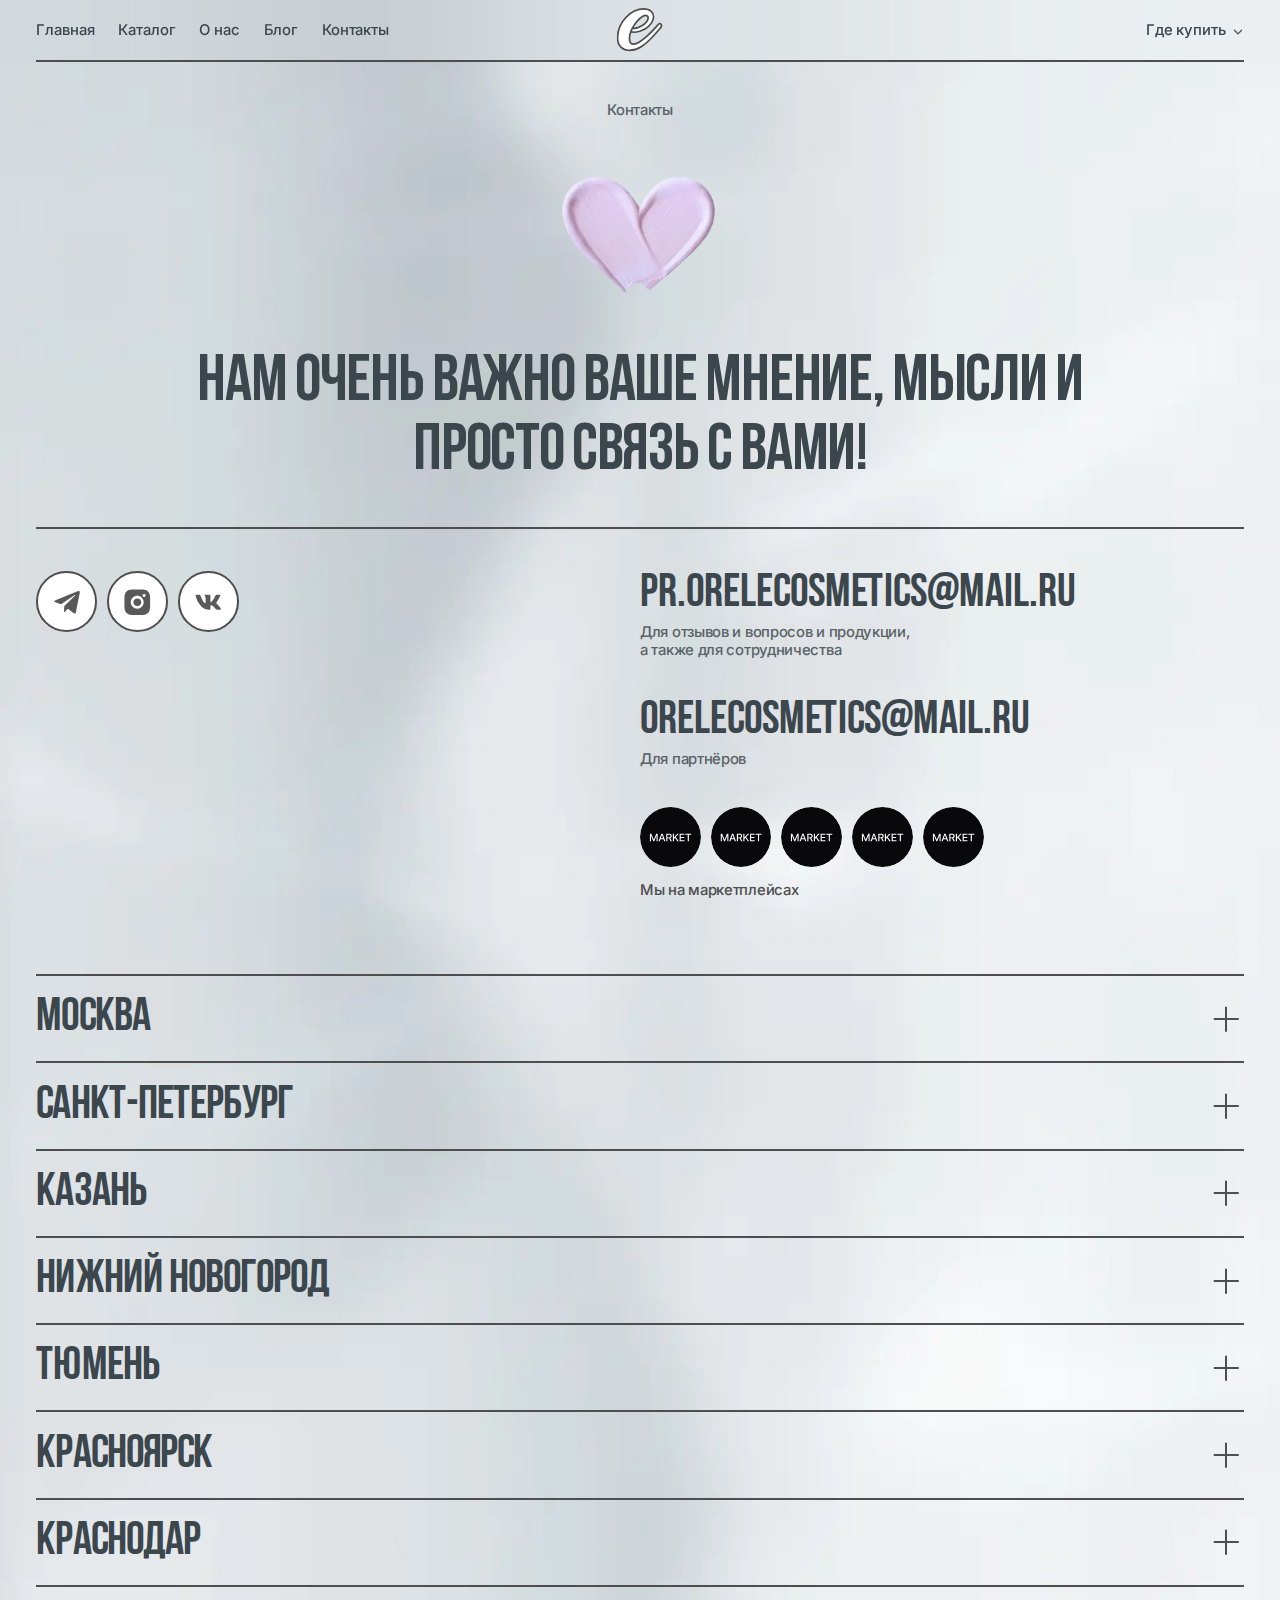
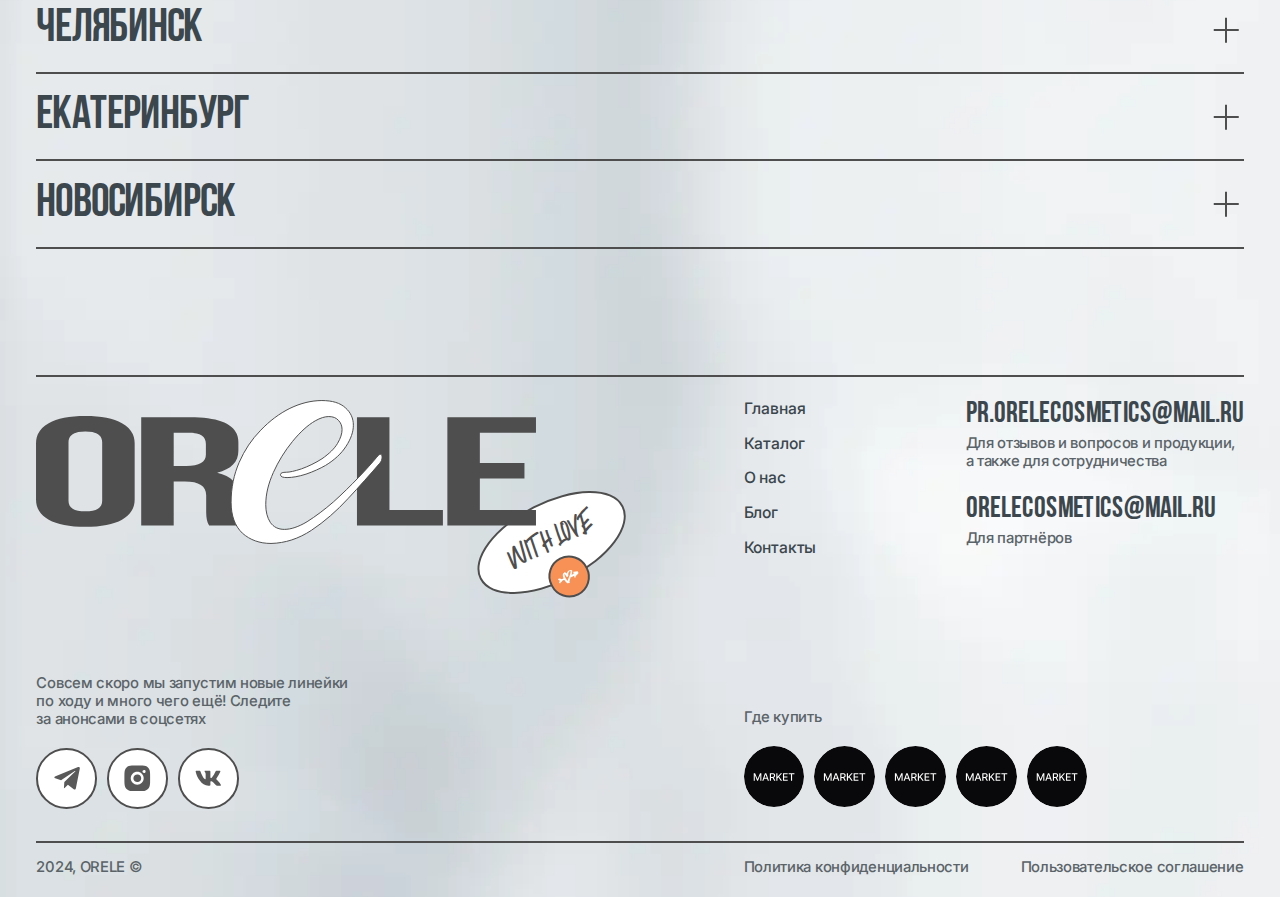
<file: contacts.html>
<!DOCTYPE html>
<html lang="en">

<head>
	<title>Контакты</title>
	<meta charset="UTF-8">
	<meta name="format-detection" content="telephone=no">
	<!-- <style>body{opacity: 0;}</style> -->
	<link rel="stylesheet" href="css/style.min.css?_v=20240521143149">
	<link rel="shortcut icon" href="favicon.ico">
	<meta name="robots" content="noindex, nofollow">
	<meta name="viewport" content="width=device-width, initial-scale=1.0">
</head>

<body>
	<div class="wrapper">
		<header class="header undefined">
			<div class="header__container">
				<div class="header__body">

					<div class="header__menu menu">

						<nav class="menu__body">
							<ul class="menu__list">

								<li class="menu__item"><a href="index.html" class="menu__link nav-link">Главная</a></li>

								<li class="menu__item"><a href="catalog.html" class="menu__link nav-link">Каталог</a></li>

								<li class="menu__item"><a href="about-us.html" class="menu__link nav-link">О нас</a></li>

								<li class="menu__item"><a href="blog.html" class="menu__link nav-link">Блог</a></li>

								<li class="menu__item"><a href="contacts.html" class="menu__link nav-link">Контакты</a></li>

							</ul>
						</nav>

						<button type="button" class="menu__icon icon-menu"><span></span></button>

					</div>

					<a href="#" class="header__logo">
						<svg width="42" height="39" viewBox="0 0 42 39" fill="none" xmlns="http://www.w3.org/2000/svg">
							<g clip-path="url(#clip0_1346_1923)">
								<mask id="mask0_1346_1923" style="mask-type:luminance" maskUnits="userSpaceOnUse" x="0" y="0" width="42" height="39">
									<path d="M41.3984 0H0.398438V39H41.3984V0Z" fill="white" />
								</mask>
								<g mask="url(#mask0_1346_1923)">
									<path d="M13.2616 20.0631C13.3097 20.3102 13.4193 20.5431 13.588 20.7434C13.8058 21.002 14.0764 21.153 14.3071 21.2443C14.7512 21.4199 15.2891 21.4679 15.8195 21.4679C17.2539 21.4679 18.8705 21.1667 20.6523 20.603L20.6695 20.5976L20.6836 20.5925L20.6867 20.5914C22.5115 19.9541 24.1356 19.2306 25.5515 18.4159L25.5642 18.4086L25.568 18.4062L25.5694 18.4054L25.5795 18.3992C27.8283 17.0167 29.5836 15.3987 30.794 13.5269C32.0311 11.6309 32.7177 9.75613 32.7177 7.92443C32.7177 5.98309 31.9724 4.3287 30.5204 3.03574C29.008 1.60909 26.8169 1 24.1682 1C21.4706 1 18.7673 1.66733 16.0678 2.96895L16.0523 2.97643L16.047 2.97921C13.4168 4.28015 10.9946 6.10022 8.7784 8.42304C6.53934 10.6921 4.75355 13.3608 3.41847 16.4186C2.06883 19.51 1.39844 22.8374 1.39844 26.3882C1.39844 29.7736 2.3503 32.5398 4.40274 34.5105L4.40841 34.516L4.41417 34.5213L4.41594 34.523L4.42862 34.5348L4.43573 34.5409L4.43969 34.5444C6.49901 36.3673 9.03267 37.2608 11.9662 37.2608H11.9689H11.9805L11.992 37.2605C15.5841 37.1778 18.9969 36.0589 22.2141 33.9413L22.2301 33.9308L22.2344 33.9277C25.426 31.7875 28.3929 29.2164 31.1359 26.2185C33.8897 23.275 36.432 20.4452 38.7622 17.7292C39.3159 17.1345 39.5984 16.4014 39.5984 15.5886C39.5984 15.3423 39.5749 14.997 39.4219 14.6741C39.3387 14.4987 39.1988 14.2911 38.9678 14.129C38.7279 13.9606 38.4588 13.8898 38.205 13.8898C37.6927 13.8898 37.3133 14.1811 37.1398 14.3275C36.9236 14.5099 36.7133 14.7449 36.5121 14.9986C35.4327 16.2881 33.9854 17.8916 32.1641 19.8125C30.3529 21.723 28.3887 23.6359 26.2707 25.5511C24.1736 27.3706 22.1156 28.9176 20.0968 30.1962C18.1128 31.376 16.4844 31.889 15.1773 31.889C13.9877 31.889 13.1908 31.4663 12.6251 30.6502C12.0355 29.7088 11.7083 28.5015 11.7083 26.9688C11.7083 24.8011 12.2146 22.5021 13.2616 20.0631ZM13.2616 20.0631C13.2616 19.2883 13.7425 18.7061 13.9829 18.5119M13.9829 18.5119C15.0672 16.3299 16.3656 14.3147 17.878 12.4642C19.7239 10.2031 21.4578 8.64979 23.0686 7.73575L23.0701 7.73494C24.1941 7.09467 25.1018 6.8363 25.8196 6.8363C26.6234 6.8363 27.0783 7.06545 27.365 7.38531L27.3882 7.41212L27.4137 7.43729C27.8009 7.83143 28.0041 8.3153 28.0041 8.96955C28.0041 9.70708 27.7327 10.6309 27.0594 11.7671C26.4397 12.813 25.3315 13.9381 23.6404 15.1218C22.128 16.0769 20.5617 16.8471 18.9412 17.4345C17.3101 17.9689 16.2376 18.1864 15.636 18.1864C15.172 18.1864 14.6934 18.2241 14.2928 18.369M13.9829 18.5119L14.2928 18.369M13.9829 18.5119C14.0911 18.4494 14.1981 18.4033 14.2928 18.369" stroke="#4E4E4E" stroke-width="1.5" />
									<path d="M11.9662 36.2608H11.9676H11.9689C15.3571 36.1828 18.5894 35.1299 21.6643 33.106L21.6651 33.1054C24.7926 31.0097 27.7048 28.4876 30.4019 25.5394C33.1542 22.5975 35.6928 19.7715 38.0176 17.0613C38.4044 16.6523 38.5984 16.1593 38.5984 15.5886C38.5984 15.3895 38.5755 15.2232 38.5182 15.1025C38.4889 15.0407 38.4485 14.9863 38.3934 14.9476C38.3372 14.9081 38.2729 14.8898 38.205 14.8898C38.0688 14.8898 37.9261 14.9726 37.7847 15.0918C37.6387 15.215 37.4729 15.3957 37.2875 15.6301C36.1889 16.9433 34.7233 18.5668 32.8897 20.5006C31.0574 22.4334 29.0722 24.3663 26.9339 26.2997C24.7978 28.1535 22.6932 29.7364 20.6201 31.0485C18.5506 32.2809 16.7376 32.889 15.1773 32.889C13.6841 32.889 12.5608 32.325 11.7898 31.2004C11.0711 30.0625 10.7083 28.6541 10.7083 26.9688C10.7083 24.5113 11.315 21.9344 12.5327 19.2371C13.7519 16.5366 15.2755 14.0683 17.1037 11.8313C18.9945 9.51534 20.8187 7.86266 22.5751 6.86601C23.7879 6.17523 24.8685 5.8363 25.8196 5.8363C26.8348 5.8363 27.594 6.1377 28.1166 6.7256L28.1186 6.72793L28.1209 6.73014C28.709 7.32574 29.0041 8.06934 29.0041 8.96955C29.0041 9.94752 28.6473 11.049 27.9198 12.2769C27.1979 13.4951 25.9595 14.7218 24.1944 15.9546C22.6125 16.9556 20.97 17.764 19.2672 18.38C17.6179 18.9211 16.4106 19.1864 15.636 19.1864C15.204 19.1864 14.8662 19.2249 14.6325 19.3096C14.515 19.352 14.4157 19.4089 14.345 19.4857C14.2718 19.5652 14.2334 19.6613 14.2334 19.7691C14.2334 19.8931 14.2735 20.005 14.3529 20.0993C14.4306 20.1915 14.5412 20.2615 14.6751 20.3145C14.9408 20.4196 15.3259 20.4679 15.8195 20.4679C17.1198 20.4679 18.6307 20.1938 20.3506 19.6496L20.3523 19.649L20.3539 19.6484C22.1332 19.0271 23.6998 18.3276 25.0528 17.5491L25.0544 17.5482L25.0558 17.5473C27.2079 16.2242 28.843 14.7031 29.9554 12.9821C31.1255 11.1894 31.7177 9.5027 31.7177 7.92443C31.7177 6.26533 31.0919 4.87887 29.8446 3.77296C28.5907 2.58358 26.6907 2 24.1682 2C21.6404 2 19.0848 2.6244 16.5021 3.86971L16.5011 3.87021C13.98 5.11549 11.6451 6.86582 9.4961 9.11946C7.34502 11.2978 5.62476 13.8646 4.33494 16.8187C3.0437 19.7763 2.39844 22.9666 2.39844 26.3882C2.39844 29.5846 3.29221 32.0578 5.09535 33.7892L5.09712 33.7909L5.0989 33.7924C6.9576 35.4393 9.24937 36.2608 11.9662 36.2608Z" fill="white" />
								</g>
							</g>
							<defs>
								<clipPath id="clip0_1346_1923">
									<rect width="41" height="39" fill="white" transform="translate(0.398438)" />
								</clipPath>
							</defs>
						</svg>
					</a>

					<div class="header__buy-dropdown buy-dropdown">

						<button type="button" aria-controls="buy-dropdown-marketplaces" aria-expanded="false" aria-haspopup="true" data-dropdown-trigger class="buy-dropdown__button">

							<span class="buy-dropdown__button-text nav-link">Где купить</span>

							<span class="buy-dropdown__button-icon">
								<svg width="12" height="13" viewBox="0 0 12 13" fill="none" xmlns="http://www.w3.org/2000/svg">
									<path d="M9.60234 5.29981L6.00234 8.8998L2.40234 5.2998" stroke="#4E4E4E" stroke-width="1.3" stroke-linecap="round" stroke-linejoin="round" />
								</svg>
							</span>

						</button>

						<ul id="buy-dropdown-marketplaces" class="buy-dropdown__list">

							<li class="buy-dropdown__item">
								<a href="#" class="buy-dropdown__marketplace">

									<span class="buy-dropdown__marketplace-logo marketplace-logo marketplace-logo--sm">
										<img src="img/icons/market.svg" alt="Магазин" width="35" height="35">
									</span>

									<span class="buy-dropdown__marketplace-text">Магазин</span>

								</a>
							</li>

							<li class="buy-dropdown__item">
								<a href="#" class="buy-dropdown__marketplace">

									<span class="buy-dropdown__marketplace-logo marketplace-logo marketplace-logo--sm">
										<img src="img/icons/market.svg" alt="Магазин" width="35" height="35">
									</span>

									<span class="buy-dropdown__marketplace-text">Магазин</span>

								</a>
							</li>

							<li class="buy-dropdown__item">
								<a href="#" class="buy-dropdown__marketplace">

									<span class="buy-dropdown__marketplace-logo marketplace-logo marketplace-logo--sm">
										<img src="img/icons/market.svg" alt="Магазин" width="35" height="35">
									</span>

									<span class="buy-dropdown__marketplace-text">Магазин</span>

								</a>
							</li>

							<li class="buy-dropdown__item">
								<a href="#" class="buy-dropdown__marketplace">

									<span class="buy-dropdown__marketplace-logo marketplace-logo marketplace-logo--sm">
										<img src="img/icons/market.svg" alt="Магазин" width="35" height="35">
									</span>

									<span class="buy-dropdown__marketplace-text">Магазин</span>

								</a>
							</li>

							<li class="buy-dropdown__item">
								<a href="#" class="buy-dropdown__marketplace">

									<span class="buy-dropdown__marketplace-logo marketplace-logo marketplace-logo--sm">
										<img src="img/icons/market.svg" alt="Магазин" width="35" height="35">
									</span>

									<span class="buy-dropdown__marketplace-text">Магазин</span>

								</a>
							</li>

						</ul>

					</div>

				</div>
			</div>
		</header>
		<main class="page">

			<section class="hero-contact">
				<div class="hero-contact__container">
					<div class="hero-contact__body">

						<span class="hero-contact__name text-02">Контакты</span>

						<div class="hero-contact__image">
							<img src="img/content/contact/heart-cream.webp" alt="Сердечко из крема" width="198" height="155">
						</div>

						<h1 class="hero-contact__heading heading-01">Нам очень важно ваше мнение, мысли и просто связь с вами!</h1>

					</div>
				</div>
			</section>

			<section class="contact-details">
				<div class="contact-details__container">
					<div class="contact-details__body">

						<ul class="contact-details__socials">

							<li class="contact-details__socials-item">
								<a href="https://t.me/ORELE_bot" class="contact-details__social-logo social-logo">
									<svg width="25" height="22" viewBox="0 0 25 22" fill="none" xmlns="http://www.w3.org/2000/svg">
										<path d="M22.7121 0.473646L1.45268 9.16256C0.00181705 9.78021 0.0102107 10.638 1.18649 11.0206L6.64463 12.8252L19.2732 4.38029C19.8703 3.99522 20.4159 4.20237 19.9674 4.6243L9.73581 14.4112H9.73341L9.73581 14.4125L9.3593 20.3754C9.91087 20.3754 10.1543 20.1073 10.4636 19.7908L13.1148 17.0585L18.6293 21.3756C19.6461 21.9691 20.3763 21.6641 20.6293 20.378L24.2493 2.29607C24.6198 0.721465 23.6821 0.00850832 22.7121 0.473646Z" fill="#595959" />
									</svg>
								</a>
							</li>

							<li class="contact-details__socials-item">
								<a href="https://instagram.com/orele.beauty?igshid=NzZlODBkYWE4Ng%3D%3D&utm_source=qr" class="contact-details__social-logo social-logo">
									<svg width="22" height="22" viewBox="0 0 22 22" fill="none" xmlns="http://www.w3.org/2000/svg">
										<path d="M12.0952 0.334686C12.8736 0.3317 13.6519 0.339522 14.4301 0.358152L14.637 0.365619C14.8759 0.374152 15.1116 0.384818 15.3964 0.397618C16.5313 0.450949 17.3056 0.630143 17.9851 0.893601C18.689 1.16452 19.2821 1.53145 19.8751 2.12449C20.4173 2.65739 20.837 3.30199 21.1049 4.01349C21.3684 4.69294 21.5476 5.46838 21.6009 6.60327C21.6137 6.887 21.6244 7.12379 21.6329 7.36271L21.6393 7.56964C21.6582 8.34742 21.6664 9.12542 21.6638 9.90343L21.6649 10.6991V12.0964C21.6675 12.8748 21.6593 13.6531 21.6404 14.4313L21.634 14.6382C21.6254 14.8771 21.6148 15.1128 21.602 15.3976C21.5486 16.5325 21.3673 17.3069 21.1049 17.9863C20.8379 18.6986 20.4181 19.3437 19.8751 19.8764C19.3418 20.4186 18.6968 20.8383 17.9851 21.1062C17.3056 21.3697 16.5313 21.5489 15.3964 21.6022C15.1116 21.615 14.8759 21.6257 14.637 21.6342L14.4301 21.6406C13.6519 21.6596 12.8736 21.6678 12.0952 21.6652L11.2995 21.6662H9.90335C9.12501 21.6689 8.34666 21.6607 7.56854 21.6417L7.36162 21.6353C7.10842 21.6261 6.85527 21.6154 6.60219 21.6033C5.46732 21.55 4.69296 21.3686 4.01246 21.1062C3.30069 20.8389 2.65598 20.4191 2.12349 19.8764C1.58063 19.3434 1.16058 18.6984 0.892618 17.9863C0.629165 17.3069 0.449974 16.5325 0.396643 15.3976C0.384764 15.1445 0.374098 14.8914 0.364645 14.6382L0.359312 14.4313C0.339648 13.6531 0.330758 12.8748 0.332647 12.0964V9.90343C0.32967 9.12543 0.337492 8.34742 0.356112 7.56964L0.363578 7.36271C0.372111 7.12379 0.382777 6.887 0.395577 6.60327C0.448907 5.46731 0.628098 4.694 0.891551 4.01349C1.15967 3.30165 1.58054 2.65722 2.12455 2.12556C2.65668 1.58238 3.30099 1.16194 4.01246 0.893601C4.69296 0.630143 5.46625 0.450949 6.60219 0.397618L7.36162 0.365619L7.56854 0.360286C8.3463 0.340631 9.12429 0.331741 9.90229 0.33362L12.0952 0.334686ZM10.9988 5.66784C10.2921 5.65784 9.59058 5.78839 8.93485 6.0519C8.27911 6.3154 7.68229 6.70661 7.17906 7.20278C6.67583 7.69895 6.27624 8.29019 6.00349 8.94214C5.73074 9.59409 5.59029 10.2937 5.59029 11.0005C5.59029 11.7072 5.73074 12.4068 6.00349 13.0588C6.27624 13.7107 6.67583 14.302 7.17906 14.7981C7.68229 15.2943 8.27911 15.6855 8.93485 15.949C9.59058 16.2125 10.2921 16.3431 10.9988 16.3331C12.4132 16.3331 13.7697 15.7712 14.7698 14.771C15.77 13.7709 16.3318 12.4144 16.3318 10.9999C16.3318 9.58548 15.77 8.22897 14.7698 7.22881C13.7697 6.22865 12.4132 5.66784 10.9988 5.66784ZM10.9988 7.8011C11.4238 7.79327 11.8462 7.87021 12.2412 8.02744C12.6361 8.18468 12.9958 8.41904 13.2992 8.71685C13.6026 9.01465 13.8436 9.36993 14.0082 9.76193C14.1727 10.1539 14.2575 10.5748 14.2575 10.9999C14.2576 11.425 14.173 11.8459 14.0086 12.238C13.8442 12.63 13.6033 12.9854 13.3 13.2833C12.9967 13.5812 12.6371 13.8157 12.2421 13.9731C11.8472 14.1304 11.4249 14.2075 10.9998 14.1998C10.1512 14.1998 9.33729 13.8627 8.73721 13.2626C8.13712 12.6625 7.8 11.8486 7.8 10.9999C7.8 10.1513 8.13712 9.33735 8.73721 8.73726C9.33729 8.13716 10.1512 7.80003 10.9998 7.80003L10.9988 7.8011ZM16.5985 4.06789C16.2544 4.08166 15.929 4.22805 15.6904 4.47638C15.4518 4.72471 15.3185 5.05574 15.3185 5.40011C15.3185 5.74449 15.4518 6.07551 15.6904 6.32385C15.929 6.57218 16.2544 6.71856 16.5985 6.73233C16.9521 6.73233 17.2912 6.59186 17.5412 6.34182C17.7913 6.09178 17.9317 5.75266 17.9317 5.39905C17.9317 5.04544 17.7913 4.70631 17.5412 4.45627C17.2912 4.20623 16.9521 4.06576 16.5985 4.06576V4.06789Z" fill="#595959" />
									</svg>
								</a>
							</li>

							<li class="contact-details__socials-item">
								<a href="https://vk.com/orele.cosmetics" class="contact-details__social-logo social-logo">
									<svg width="28" height="16" viewBox="0 0 28 16" fill="none" xmlns="http://www.w3.org/2000/svg">
										<path d="M26.2618 15.9987H23.3433C22.2391 15.9987 21.9064 15.0954 19.927 13.095C18.1971 11.4112 17.4665 11.2018 17.0289 11.2018C16.4237 11.2018 16.2587 11.3698 16.2587 12.2111V14.8628C16.2587 15.58 16.0284 16 14.1731 16C12.3732 15.8779 10.6278 15.3256 9.08064 14.3887C7.53348 13.4519 6.22884 12.1571 5.27417 10.6113C3.00739 7.76184 1.43018 4.41753 0.667969 0.84431C0.667969 0.402356 0.834304 0.00175335 1.66854 0.00175335H4.5858C5.33558 0.00175335 5.60556 0.339035 5.89984 1.11827C7.31625 5.32847 9.73323 8.99075 10.7146 8.99075C11.0908 8.99075 11.2546 8.82276 11.2546 7.87553V3.53868C11.1304 1.56023 10.0902 1.39352 10.0902 0.677608C10.1034 0.488732 10.1889 0.312477 10.3287 0.18628C10.4684 0.0600833 10.6514 -0.00611242 10.8387 0.00175335H15.4244C16.0514 0.00175335 16.2587 0.317066 16.2587 1.07433V6.9283C16.2587 7.56021 16.5274 7.76956 16.7167 7.76956C17.0929 7.76956 17.3821 7.56021 18.0717 6.86497C19.55 5.04416 20.7577 3.01553 21.6569 0.843018C21.7489 0.582179 21.9229 0.358902 22.1523 0.207246C22.3817 0.0555888 22.6539 -0.0161242 22.9274 0.00304553H25.846C26.7211 0.00304553 26.9067 0.445001 26.7211 1.07563C25.6596 3.47719 24.3462 5.75686 22.8033 7.87553C22.4886 8.36013 22.3632 8.61212 22.8033 9.18071C23.0925 9.62267 24.1161 10.4859 24.8032 11.3065C25.8037 12.3145 26.6341 13.4801 27.2624 14.7568C27.5132 15.5787 27.0948 15.9987 26.2618 15.9987Z" fill="#595959" />
									</svg>
								</a>
							</li>

						</ul>

						<div class="contact-details__contact-item contact-item">

							<a href="mailto:pr.orelecosmetics@mail.ru" class="contact-item__link contact-item__link--lg">pr.orelecosmetics@mail.ru</a>

							<p class="contact-item__text text-02 ">
								Для отзывов и вопросов и продукции,<br>
								а также для сотрудничества
							</p>

						</div>

						<div class="contact-details__contact-item contact-item">

							<a href="mailto:orelecosmetics@mail.ru" class="contact-item__link contact-item__link--lg">orelecosmetics@mail.ru</a>

							<p class="contact-item__text text-02 ">
								Для партнёров
							</p>

						</div>

						<div class="contact-details__marketplaces">

							<ul class="contact-details__marketplaces-wrapper">

								<li class="contact-details__marketplaces-item">
									<a href="#" class="contact-details__marketplace-logo marketplace-logo">
										<img data-src="img/icons/market.svg" alt="market" width="64" height="64">
									</a>
								</li>

								<li class="contact-details__marketplaces-item">
									<a href="#" class="contact-details__marketplace-logo marketplace-logo">
										<img data-src="img/icons/market.svg" alt="market" width="64" height="64">
									</a>
								</li>

								<li class="contact-details__marketplaces-item">
									<a href="#" class="contact-details__marketplace-logo marketplace-logo">
										<img data-src="img/icons/market.svg" alt="market" width="64" height="64">
									</a>
								</li>

								<li class="contact-details__marketplaces-item">
									<a href="#" class="contact-details__marketplace-logo marketplace-logo">
										<img data-src="img/icons/market.svg" alt="market" width="64" height="64">
									</a>
								</li>

								<li class="contact-details__marketplaces-item">
									<a href="#" class="contact-details__marketplace-logo marketplace-logo">
										<img data-src="img/icons/market.svg" alt="market" width="64" height="64">
									</a>
								</li>

							</ul>

							<p class="contact-details__marketplaces-text text-02 text-02--tertiary">
								Мы на маркетплейсах
							</p>

						</div>

					</div>
				</div>
			</section>

			<section class="locations">
				<div class="locations__container">

					<div data-spollers data-one-spoller class="locations__spollers spollers spollers--lg">

						<details class="spollers__item">

							<summary class="spollers__title heading-02">москва<span class="spollers__icon"></span></summary>

							<ul class="spollers__body">

								<li class="spollers__address-item">
									<a href="https://yandex.ru/maps/org/mesto_vstrechi_budapesht/5887915293/?ll=37.604505%2C55.897419&mode=search&sctx=[base64]%2B%2FcIBBZ3qyfcV6gEA8gEA%2BAEAggIzQVBQTEUgQk9YINCi0KYg0JHQo9CU0JDQn9CV0KjQoiwg0JvQtdGB0LrQvtCy0LAsIDE0igIAkgIFMTAzOTiaAgxkZXNrdG9wLW1hcHM%3D&sll=37.604505%2C55.897419&sspn=0.123253%2C0.039545&text=APPLE%20BOX%20%D0%A2%D0%A6%20%D0%91%D0%A3%D0%94%D0%90%D0%9F%D0%95%D0%A8%D0%A2%2C%20%D0%9B%D0%B5%D1%81%D0%BA%D0%BE%D0%B2%D0%B0%2C%2014&z=14" class="spollers__address heading-04">APPLE BOX ТЦ БУДАПЕШТ, Лескова, 14</a>
									<p class="spollers__time text-02">ежедневно, 10:00 — 22:00</p>
								</li>

								<li class="spollers__address-item">
									<a href="https://yandex.ru/maps/213/moscow/search/%D0%A2%D0%A6%20%D0%9A%D0%A3%D0%9D%D0%A6%D0%95%D0%92%D0%9E%20%D0%9F%D0%9B%D0%90%D0%97%D0%90%2C%20%D0%AF%D1%80%D1%86%D0%B5%D0%B2%D1%81%D0%BA%D0%B0%D1%8F%2C%2019/?ll=37.411014%2C55.738596&sll=37.604505%2C55.897419&sspn=0.123253%2C0.039545&z=14" class="spollers__address heading-04">ТЦ КУНЦЕВО ПЛАЗА, Ярцевская, 19</a>
									<p class="spollers__time text-02">
										ежедневно, 10:00 — 22:00
										<br>
										пятница и суббота, 10:00 — 23:00
									</p>
								</li>

								<li class="spollers__address-item">
									<a href="https://yandex.ru/maps/org/yevropolis/1001676447/?ll=37.676841%2C55.859307&mode=search&sctx=[base64]%2BoBAPIBAPgBAIICM9Ci0KDQmiDQldCS0KDQntCf0J7Qm9CY0KEsINC%2F0YAt0YIg0JzQuNGA0LAsIDIxMdC6MooCAJICAzIxM5oCDGRlc2t0b3AtbWFwcw%3D%3D&sll=37.676841%2C55.859307&sspn=0.493011%2C0.158335&text=%D0%A2%D0%A0%D0%9A%20%D0%95%D0%92%D0%A0%D0%9E%D0%9F%D0%9E%D0%9B%D0%98%D0%A1%2C%20%D0%BF%D1%80-%D1%82%20%D0%9C%D0%B8%D1%80%D0%B0%2C%20211%D0%BA2&z=12" class="spollers__address heading-04">ТРК ЕВРОПОЛИС, пр-т Мира, 211к2</a>
									<p class="spollers__time text-02">
										ежедневно, 10:00 — 22:00
									</p>
								</li>

								<li class="spollers__address-item">
									<a href="https://yandex.ru/maps/org/metropolis/28397857759/?indoorLevel=1&ll=37.497698%2C55.823387&mode=search&sctx=[base64]&sll=37.497698%2C55.823387&sspn=0.016061%2C0.005163&text=%D0%A2%D0%A6%20%D0%9C%D0%95%D0%A2%D0%A0%D0%9E%D0%9F%D0%9E%D0%9B%D0%98%D0%A1%2C%20%D0%9B%D0%B5%D0%BD%D0%B8%D0%BD%D0%B3%D1%80%D0%B0%D0%B4%D1%81%D0%BA%D0%BE%D0%B5%20%D1%88%D0%BE%D1%81%D1%81%D0%B5%2C%2016%D0%90%D1%814&z=16" class="spollers__address heading-04">ТЦ МЕТРОПОЛИС, Ленинградское шоссе, 16Ас4</a>
									<p class="spollers__time text-02">
										ежедневно, 10:00 — 22:00
									</p>
								</li>

							</ul>

						</details>

						<details class="spollers__item">

							<summary class="spollers__title heading-02">САНКТ-ПЕТЕРБУРГ<span class="spollers__icon"></span></summary>

							<ul class="spollers__body">

								<li class="spollers__address-item">
									<a href="https://yandex.ru/maps/org/mesto_vstrechi_budapesht/5887915293/?ll=37.604505%2C55.897419&mode=search&sctx=[base64]%2B%2FcIBBZ3qyfcV6gEA8gEA%2BAEAggIzQVBQTEUgQk9YINCi0KYg0JHQo9CU0JDQn9CV0KjQoiwg0JvQtdGB0LrQvtCy0LAsIDE0igIAkgIFMTAzOTiaAgxkZXNrdG9wLW1hcHM%3D&sll=37.604505%2C55.897419&sspn=0.123253%2C0.039545&text=APPLE%20BOX%20%D0%A2%D0%A6%20%D0%91%D0%A3%D0%94%D0%90%D0%9F%D0%95%D0%A8%D0%A2%2C%20%D0%9B%D0%B5%D1%81%D0%BA%D0%BE%D0%B2%D0%B0%2C%2014&z=14" class="spollers__address heading-04">APPLE BOX ТЦ БУДАПЕШТ, Лескова, 14</a>
									<p class="spollers__time text-02">ежедневно, 10:00 — 22:00</p>
								</li>

								<li class="spollers__address-item">
									<a href="https://yandex.ru/maps/213/moscow/search/%D0%A2%D0%A6%20%D0%9A%D0%A3%D0%9D%D0%A6%D0%95%D0%92%D0%9E%20%D0%9F%D0%9B%D0%90%D0%97%D0%90%2C%20%D0%AF%D1%80%D1%86%D0%B5%D0%B2%D1%81%D0%BA%D0%B0%D1%8F%2C%2019/?ll=37.411014%2C55.738596&sll=37.604505%2C55.897419&sspn=0.123253%2C0.039545&z=14" class="spollers__address heading-04">ТЦ КУНЦЕВО ПЛАЗА, Ярцевская, 19</a>
									<p class="spollers__time text-02">
										ежедневно, 10:00 — 22:00
										<br>
										пятница и суббота, 10:00 — 23:00
									</p>
								</li>

								<li class="spollers__address-item">
									<a href="https://yandex.ru/maps/org/yevropolis/1001676447/?ll=37.676841%2C55.859307&mode=search&sctx=[base64]%2BoBAPIBAPgBAIICM9Ci0KDQmiDQldCS0KDQntCf0J7Qm9CY0KEsINC%2F0YAt0YIg0JzQuNGA0LAsIDIxMdC6MooCAJICAzIxM5oCDGRlc2t0b3AtbWFwcw%3D%3D&sll=37.676841%2C55.859307&sspn=0.493011%2C0.158335&text=%D0%A2%D0%A0%D0%9A%20%D0%95%D0%92%D0%A0%D0%9E%D0%9F%D0%9E%D0%9B%D0%98%D0%A1%2C%20%D0%BF%D1%80-%D1%82%20%D0%9C%D0%B8%D1%80%D0%B0%2C%20211%D0%BA2&z=12" class="spollers__address heading-04">ТРК ЕВРОПОЛИС, пр-т Мира, 211к2</a>
									<p class="spollers__time text-02">
										ежедневно, 10:00 — 22:00
									</p>
								</li>

								<li class="spollers__address-item">
									<a href="https://yandex.ru/maps/org/metropolis/28397857759/?indoorLevel=1&ll=37.497698%2C55.823387&mode=search&sctx=[base64]&sll=37.497698%2C55.823387&sspn=0.016061%2C0.005163&text=%D0%A2%D0%A6%20%D0%9C%D0%95%D0%A2%D0%A0%D0%9E%D0%9F%D0%9E%D0%9B%D0%98%D0%A1%2C%20%D0%9B%D0%B5%D0%BD%D0%B8%D0%BD%D0%B3%D1%80%D0%B0%D0%B4%D1%81%D0%BA%D0%BE%D0%B5%20%D1%88%D0%BE%D1%81%D1%81%D0%B5%2C%2016%D0%90%D1%814&z=16" class="spollers__address heading-04">ТЦ МЕТРОПОЛИС, Ленинградское шоссе, 16Ас4</a>
									<p class="spollers__time text-02">
										ежедневно, 10:00 — 22:00
									</p>
								</li>

							</ul>

						</details>

						<details class="spollers__item">

							<summary class="spollers__title heading-02">КАЗАНЬ<span class="spollers__icon"></span></summary>

							<ul class="spollers__body">

								<li class="spollers__address-item">
									<a href="https://yandex.ru/maps/org/mesto_vstrechi_budapesht/5887915293/?ll=37.604505%2C55.897419&mode=search&sctx=[base64]%2B%2FcIBBZ3qyfcV6gEA8gEA%2BAEAggIzQVBQTEUgQk9YINCi0KYg0JHQo9CU0JDQn9CV0KjQoiwg0JvQtdGB0LrQvtCy0LAsIDE0igIAkgIFMTAzOTiaAgxkZXNrdG9wLW1hcHM%3D&sll=37.604505%2C55.897419&sspn=0.123253%2C0.039545&text=APPLE%20BOX%20%D0%A2%D0%A6%20%D0%91%D0%A3%D0%94%D0%90%D0%9F%D0%95%D0%A8%D0%A2%2C%20%D0%9B%D0%B5%D1%81%D0%BA%D0%BE%D0%B2%D0%B0%2C%2014&z=14" class="spollers__address heading-04">APPLE BOX ТЦ БУДАПЕШТ, Лескова, 14</a>
									<p class="spollers__time text-02">ежедневно, 10:00 — 22:00</p>
								</li>

								<li class="spollers__address-item">
									<a href="https://yandex.ru/maps/213/moscow/search/%D0%A2%D0%A6%20%D0%9A%D0%A3%D0%9D%D0%A6%D0%95%D0%92%D0%9E%20%D0%9F%D0%9B%D0%90%D0%97%D0%90%2C%20%D0%AF%D1%80%D1%86%D0%B5%D0%B2%D1%81%D0%BA%D0%B0%D1%8F%2C%2019/?ll=37.411014%2C55.738596&sll=37.604505%2C55.897419&sspn=0.123253%2C0.039545&z=14" class="spollers__address heading-04">ТЦ КУНЦЕВО ПЛАЗА, Ярцевская, 19</a>
									<p class="spollers__time text-02">
										ежедневно, 10:00 — 22:00
										<br>
										пятница и суббота, 10:00 — 23:00
									</p>
								</li>

								<li class="spollers__address-item">
									<a href="https://yandex.ru/maps/org/yevropolis/1001676447/?ll=37.676841%2C55.859307&mode=search&sctx=[base64]%2BoBAPIBAPgBAIICM9Ci0KDQmiDQldCS0KDQntCf0J7Qm9CY0KEsINC%2F0YAt0YIg0JzQuNGA0LAsIDIxMdC6MooCAJICAzIxM5oCDGRlc2t0b3AtbWFwcw%3D%3D&sll=37.676841%2C55.859307&sspn=0.493011%2C0.158335&text=%D0%A2%D0%A0%D0%9A%20%D0%95%D0%92%D0%A0%D0%9E%D0%9F%D0%9E%D0%9B%D0%98%D0%A1%2C%20%D0%BF%D1%80-%D1%82%20%D0%9C%D0%B8%D1%80%D0%B0%2C%20211%D0%BA2&z=12" class="spollers__address heading-04">ТРК ЕВРОПОЛИС, пр-т Мира, 211к2</a>
									<p class="spollers__time text-02">
										ежедневно, 10:00 — 22:00
									</p>
								</li>

								<li class="spollers__address-item">
									<a href="https://yandex.ru/maps/org/metropolis/28397857759/?indoorLevel=1&ll=37.497698%2C55.823387&mode=search&sctx=[base64]&sll=37.497698%2C55.823387&sspn=0.016061%2C0.005163&text=%D0%A2%D0%A6%20%D0%9C%D0%95%D0%A2%D0%A0%D0%9E%D0%9F%D0%9E%D0%9B%D0%98%D0%A1%2C%20%D0%9B%D0%B5%D0%BD%D0%B8%D0%BD%D0%B3%D1%80%D0%B0%D0%B4%D1%81%D0%BA%D0%BE%D0%B5%20%D1%88%D0%BE%D1%81%D1%81%D0%B5%2C%2016%D0%90%D1%814&z=16" class="spollers__address heading-04">ТЦ МЕТРОПОЛИС, Ленинградское шоссе, 16Ас4</a>
									<p class="spollers__time text-02">
										ежедневно, 10:00 — 22:00
									</p>
								</li>

							</ul>

						</details>

						<details class="spollers__item">

							<summary class="spollers__title heading-02">НИЖНИЙ НОВОГОРОД<span class="spollers__icon"></span></summary>

							<ul class="spollers__body">

								<li class="spollers__address-item">
									<a href="https://yandex.ru/maps/org/mesto_vstrechi_budapesht/5887915293/?ll=37.604505%2C55.897419&mode=search&sctx=[base64]%2B%2FcIBBZ3qyfcV6gEA8gEA%2BAEAggIzQVBQTEUgQk9YINCi0KYg0JHQo9CU0JDQn9CV0KjQoiwg0JvQtdGB0LrQvtCy0LAsIDE0igIAkgIFMTAzOTiaAgxkZXNrdG9wLW1hcHM%3D&sll=37.604505%2C55.897419&sspn=0.123253%2C0.039545&text=APPLE%20BOX%20%D0%A2%D0%A6%20%D0%91%D0%A3%D0%94%D0%90%D0%9F%D0%95%D0%A8%D0%A2%2C%20%D0%9B%D0%B5%D1%81%D0%BA%D0%BE%D0%B2%D0%B0%2C%2014&z=14" class="spollers__address heading-04">APPLE BOX ТЦ БУДАПЕШТ, Лескова, 14</a>
									<p class="spollers__time text-02">ежедневно, 10:00 — 22:00</p>
								</li>

								<li class="spollers__address-item">
									<a href="https://yandex.ru/maps/213/moscow/search/%D0%A2%D0%A6%20%D0%9A%D0%A3%D0%9D%D0%A6%D0%95%D0%92%D0%9E%20%D0%9F%D0%9B%D0%90%D0%97%D0%90%2C%20%D0%AF%D1%80%D1%86%D0%B5%D0%B2%D1%81%D0%BA%D0%B0%D1%8F%2C%2019/?ll=37.411014%2C55.738596&sll=37.604505%2C55.897419&sspn=0.123253%2C0.039545&z=14" class="spollers__address heading-04">ТЦ КУНЦЕВО ПЛАЗА, Ярцевская, 19</a>
									<p class="spollers__time text-02">
										ежедневно, 10:00 — 22:00
										<br>
										пятница и суббота, 10:00 — 23:00
									</p>
								</li>

								<li class="spollers__address-item">
									<a href="https://yandex.ru/maps/org/yevropolis/1001676447/?ll=37.676841%2C55.859307&mode=search&sctx=[base64]%2BoBAPIBAPgBAIICM9Ci0KDQmiDQldCS0KDQntCf0J7Qm9CY0KEsINC%2F0YAt0YIg0JzQuNGA0LAsIDIxMdC6MooCAJICAzIxM5oCDGRlc2t0b3AtbWFwcw%3D%3D&sll=37.676841%2C55.859307&sspn=0.493011%2C0.158335&text=%D0%A2%D0%A0%D0%9A%20%D0%95%D0%92%D0%A0%D0%9E%D0%9F%D0%9E%D0%9B%D0%98%D0%A1%2C%20%D0%BF%D1%80-%D1%82%20%D0%9C%D0%B8%D1%80%D0%B0%2C%20211%D0%BA2&z=12" class="spollers__address heading-04">ТРК ЕВРОПОЛИС, пр-т Мира, 211к2</a>
									<p class="spollers__time text-02">
										ежедневно, 10:00 — 22:00
									</p>
								</li>

								<li class="spollers__address-item">
									<a href="https://yandex.ru/maps/org/metropolis/28397857759/?indoorLevel=1&ll=37.497698%2C55.823387&mode=search&sctx=[base64]&sll=37.497698%2C55.823387&sspn=0.016061%2C0.005163&text=%D0%A2%D0%A6%20%D0%9C%D0%95%D0%A2%D0%A0%D0%9E%D0%9F%D0%9E%D0%9B%D0%98%D0%A1%2C%20%D0%9B%D0%B5%D0%BD%D0%B8%D0%BD%D0%B3%D1%80%D0%B0%D0%B4%D1%81%D0%BA%D0%BE%D0%B5%20%D1%88%D0%BE%D1%81%D1%81%D0%B5%2C%2016%D0%90%D1%814&z=16" class="spollers__address heading-04">ТЦ МЕТРОПОЛИС, Ленинградское шоссе, 16Ас4</a>
									<p class="spollers__time text-02">
										ежедневно, 10:00 — 22:00
									</p>
								</li>

							</ul>

						</details>

						<details class="spollers__item">

							<summary class="spollers__title heading-02">ТЮМЕНЬ<span class="spollers__icon"></span></summary>

							<ul class="spollers__body">

								<li class="spollers__address-item">
									<a href="https://yandex.ru/maps/org/mesto_vstrechi_budapesht/5887915293/?ll=37.604505%2C55.897419&mode=search&sctx=[base64]%2B%2FcIBBZ3qyfcV6gEA8gEA%2BAEAggIzQVBQTEUgQk9YINCi0KYg0JHQo9CU0JDQn9CV0KjQoiwg0JvQtdGB0LrQvtCy0LAsIDE0igIAkgIFMTAzOTiaAgxkZXNrdG9wLW1hcHM%3D&sll=37.604505%2C55.897419&sspn=0.123253%2C0.039545&text=APPLE%20BOX%20%D0%A2%D0%A6%20%D0%91%D0%A3%D0%94%D0%90%D0%9F%D0%95%D0%A8%D0%A2%2C%20%D0%9B%D0%B5%D1%81%D0%BA%D0%BE%D0%B2%D0%B0%2C%2014&z=14" class="spollers__address heading-04">APPLE BOX ТЦ БУДАПЕШТ, Лескова, 14</a>
									<p class="spollers__time text-02">ежедневно, 10:00 — 22:00</p>
								</li>

								<li class="spollers__address-item">
									<a href="https://yandex.ru/maps/213/moscow/search/%D0%A2%D0%A6%20%D0%9A%D0%A3%D0%9D%D0%A6%D0%95%D0%92%D0%9E%20%D0%9F%D0%9B%D0%90%D0%97%D0%90%2C%20%D0%AF%D1%80%D1%86%D0%B5%D0%B2%D1%81%D0%BA%D0%B0%D1%8F%2C%2019/?ll=37.411014%2C55.738596&sll=37.604505%2C55.897419&sspn=0.123253%2C0.039545&z=14" class="spollers__address heading-04">ТЦ КУНЦЕВО ПЛАЗА, Ярцевская, 19</a>
									<p class="spollers__time text-02">
										ежедневно, 10:00 — 22:00
										<br>
										пятница и суббота, 10:00 — 23:00
									</p>
								</li>

								<li class="spollers__address-item">
									<a href="https://yandex.ru/maps/org/yevropolis/1001676447/?ll=37.676841%2C55.859307&mode=search&sctx=[base64]%2BoBAPIBAPgBAIICM9Ci0KDQmiDQldCS0KDQntCf0J7Qm9CY0KEsINC%2F0YAt0YIg0JzQuNGA0LAsIDIxMdC6MooCAJICAzIxM5oCDGRlc2t0b3AtbWFwcw%3D%3D&sll=37.676841%2C55.859307&sspn=0.493011%2C0.158335&text=%D0%A2%D0%A0%D0%9A%20%D0%95%D0%92%D0%A0%D0%9E%D0%9F%D0%9E%D0%9B%D0%98%D0%A1%2C%20%D0%BF%D1%80-%D1%82%20%D0%9C%D0%B8%D1%80%D0%B0%2C%20211%D0%BA2&z=12" class="spollers__address heading-04">ТРК ЕВРОПОЛИС, пр-т Мира, 211к2</a>
									<p class="spollers__time text-02">
										ежедневно, 10:00 — 22:00
									</p>
								</li>

								<li class="spollers__address-item">
									<a href="https://yandex.ru/maps/org/metropolis/28397857759/?indoorLevel=1&ll=37.497698%2C55.823387&mode=search&sctx=[base64]&sll=37.497698%2C55.823387&sspn=0.016061%2C0.005163&text=%D0%A2%D0%A6%20%D0%9C%D0%95%D0%A2%D0%A0%D0%9E%D0%9F%D0%9E%D0%9B%D0%98%D0%A1%2C%20%D0%9B%D0%B5%D0%BD%D0%B8%D0%BD%D0%B3%D1%80%D0%B0%D0%B4%D1%81%D0%BA%D0%BE%D0%B5%20%D1%88%D0%BE%D1%81%D1%81%D0%B5%2C%2016%D0%90%D1%814&z=16" class="spollers__address heading-04">ТЦ МЕТРОПОЛИС, Ленинградское шоссе, 16Ас4</a>
									<p class="spollers__time text-02">
										ежедневно, 10:00 — 22:00
									</p>
								</li>

							</ul>

						</details>

						<details class="spollers__item">

							<summary class="spollers__title heading-02">КРАСНОЯРСК<span class="spollers__icon"></span></summary>

							<ul class="spollers__body">

								<li class="spollers__address-item">
									<a href="https://yandex.ru/maps/org/mesto_vstrechi_budapesht/5887915293/?ll=37.604505%2C55.897419&mode=search&sctx=[base64]%2B%2FcIBBZ3qyfcV6gEA8gEA%2BAEAggIzQVBQTEUgQk9YINCi0KYg0JHQo9CU0JDQn9CV0KjQoiwg0JvQtdGB0LrQvtCy0LAsIDE0igIAkgIFMTAzOTiaAgxkZXNrdG9wLW1hcHM%3D&sll=37.604505%2C55.897419&sspn=0.123253%2C0.039545&text=APPLE%20BOX%20%D0%A2%D0%A6%20%D0%91%D0%A3%D0%94%D0%90%D0%9F%D0%95%D0%A8%D0%A2%2C%20%D0%9B%D0%B5%D1%81%D0%BA%D0%BE%D0%B2%D0%B0%2C%2014&z=14" class="spollers__address heading-04">APPLE BOX ТЦ БУДАПЕШТ, Лескова, 14</a>
									<p class="spollers__time text-02">ежедневно, 10:00 — 22:00</p>
								</li>

								<li class="spollers__address-item">
									<a href="https://yandex.ru/maps/213/moscow/search/%D0%A2%D0%A6%20%D0%9A%D0%A3%D0%9D%D0%A6%D0%95%D0%92%D0%9E%20%D0%9F%D0%9B%D0%90%D0%97%D0%90%2C%20%D0%AF%D1%80%D1%86%D0%B5%D0%B2%D1%81%D0%BA%D0%B0%D1%8F%2C%2019/?ll=37.411014%2C55.738596&sll=37.604505%2C55.897419&sspn=0.123253%2C0.039545&z=14" class="spollers__address heading-04">ТЦ КУНЦЕВО ПЛАЗА, Ярцевская, 19</a>
									<p class="spollers__time text-02">
										ежедневно, 10:00 — 22:00
										<br>
										пятница и суббота, 10:00 — 23:00
									</p>
								</li>

								<li class="spollers__address-item">
									<a href="https://yandex.ru/maps/org/yevropolis/1001676447/?ll=37.676841%2C55.859307&mode=search&sctx=[base64]%2BoBAPIBAPgBAIICM9Ci0KDQmiDQldCS0KDQntCf0J7Qm9CY0KEsINC%2F0YAt0YIg0JzQuNGA0LAsIDIxMdC6MooCAJICAzIxM5oCDGRlc2t0b3AtbWFwcw%3D%3D&sll=37.676841%2C55.859307&sspn=0.493011%2C0.158335&text=%D0%A2%D0%A0%D0%9A%20%D0%95%D0%92%D0%A0%D0%9E%D0%9F%D0%9E%D0%9B%D0%98%D0%A1%2C%20%D0%BF%D1%80-%D1%82%20%D0%9C%D0%B8%D1%80%D0%B0%2C%20211%D0%BA2&z=12" class="spollers__address heading-04">ТРК ЕВРОПОЛИС, пр-т Мира, 211к2</a>
									<p class="spollers__time text-02">
										ежедневно, 10:00 — 22:00
									</p>
								</li>

								<li class="spollers__address-item">
									<a href="https://yandex.ru/maps/org/metropolis/28397857759/?indoorLevel=1&ll=37.497698%2C55.823387&mode=search&sctx=[base64]&sll=37.497698%2C55.823387&sspn=0.016061%2C0.005163&text=%D0%A2%D0%A6%20%D0%9C%D0%95%D0%A2%D0%A0%D0%9E%D0%9F%D0%9E%D0%9B%D0%98%D0%A1%2C%20%D0%9B%D0%B5%D0%BD%D0%B8%D0%BD%D0%B3%D1%80%D0%B0%D0%B4%D1%81%D0%BA%D0%BE%D0%B5%20%D1%88%D0%BE%D1%81%D1%81%D0%B5%2C%2016%D0%90%D1%814&z=16" class="spollers__address heading-04">ТЦ МЕТРОПОЛИС, Ленинградское шоссе, 16Ас4</a>
									<p class="spollers__time text-02">
										ежедневно, 10:00 — 22:00
									</p>
								</li>

							</ul>

						</details>

						<details class="spollers__item">

							<summary class="spollers__title heading-02">КРАСНОДАР<span class="spollers__icon"></span></summary>

							<ul class="spollers__body">

								<li class="spollers__address-item">
									<a href="https://yandex.ru/maps/org/mesto_vstrechi_budapesht/5887915293/?ll=37.604505%2C55.897419&mode=search&sctx=[base64]%2B%2FcIBBZ3qyfcV6gEA8gEA%2BAEAggIzQVBQTEUgQk9YINCi0KYg0JHQo9CU0JDQn9CV0KjQoiwg0JvQtdGB0LrQvtCy0LAsIDE0igIAkgIFMTAzOTiaAgxkZXNrdG9wLW1hcHM%3D&sll=37.604505%2C55.897419&sspn=0.123253%2C0.039545&text=APPLE%20BOX%20%D0%A2%D0%A6%20%D0%91%D0%A3%D0%94%D0%90%D0%9F%D0%95%D0%A8%D0%A2%2C%20%D0%9B%D0%B5%D1%81%D0%BA%D0%BE%D0%B2%D0%B0%2C%2014&z=14" class="spollers__address heading-04">APPLE BOX ТЦ БУДАПЕШТ, Лескова, 14</a>
									<p class="spollers__time text-02">ежедневно, 10:00 — 22:00</p>
								</li>

								<li class="spollers__address-item">
									<a href="https://yandex.ru/maps/213/moscow/search/%D0%A2%D0%A6%20%D0%9A%D0%A3%D0%9D%D0%A6%D0%95%D0%92%D0%9E%20%D0%9F%D0%9B%D0%90%D0%97%D0%90%2C%20%D0%AF%D1%80%D1%86%D0%B5%D0%B2%D1%81%D0%BA%D0%B0%D1%8F%2C%2019/?ll=37.411014%2C55.738596&sll=37.604505%2C55.897419&sspn=0.123253%2C0.039545&z=14" class="spollers__address heading-04">ТЦ КУНЦЕВО ПЛАЗА, Ярцевская, 19</a>
									<p class="spollers__time text-02">
										ежедневно, 10:00 — 22:00
										<br>
										пятница и суббота, 10:00 — 23:00
									</p>
								</li>

								<li class="spollers__address-item">
									<a href="https://yandex.ru/maps/org/yevropolis/1001676447/?ll=37.676841%2C55.859307&mode=search&sctx=[base64]%2BoBAPIBAPgBAIICM9Ci0KDQmiDQldCS0KDQntCf0J7Qm9CY0KEsINC%2F0YAt0YIg0JzQuNGA0LAsIDIxMdC6MooCAJICAzIxM5oCDGRlc2t0b3AtbWFwcw%3D%3D&sll=37.676841%2C55.859307&sspn=0.493011%2C0.158335&text=%D0%A2%D0%A0%D0%9A%20%D0%95%D0%92%D0%A0%D0%9E%D0%9F%D0%9E%D0%9B%D0%98%D0%A1%2C%20%D0%BF%D1%80-%D1%82%20%D0%9C%D0%B8%D1%80%D0%B0%2C%20211%D0%BA2&z=12" class="spollers__address heading-04">ТРК ЕВРОПОЛИС, пр-т Мира, 211к2</a>
									<p class="spollers__time text-02">
										ежедневно, 10:00 — 22:00
									</p>
								</li>

								<li class="spollers__address-item">
									<a href="https://yandex.ru/maps/org/metropolis/28397857759/?indoorLevel=1&ll=37.497698%2C55.823387&mode=search&sctx=[base64]&sll=37.497698%2C55.823387&sspn=0.016061%2C0.005163&text=%D0%A2%D0%A6%20%D0%9C%D0%95%D0%A2%D0%A0%D0%9E%D0%9F%D0%9E%D0%9B%D0%98%D0%A1%2C%20%D0%9B%D0%B5%D0%BD%D0%B8%D0%BD%D0%B3%D1%80%D0%B0%D0%B4%D1%81%D0%BA%D0%BE%D0%B5%20%D1%88%D0%BE%D1%81%D1%81%D0%B5%2C%2016%D0%90%D1%814&z=16" class="spollers__address heading-04">ТЦ МЕТРОПОЛИС, Ленинградское шоссе, 16Ас4</a>
									<p class="spollers__time text-02">
										ежедневно, 10:00 — 22:00
									</p>
								</li>

							</ul>

						</details>

						<details class="spollers__item">

							<summary class="spollers__title heading-02">ЧЕЛЯБИНСК<span class="spollers__icon"></span></summary>

							<ul class="spollers__body">

								<li class="spollers__address-item">
									<a href="https://yandex.ru/maps/org/mesto_vstrechi_budapesht/5887915293/?ll=37.604505%2C55.897419&mode=search&sctx=[base64]%2B%2FcIBBZ3qyfcV6gEA8gEA%2BAEAggIzQVBQTEUgQk9YINCi0KYg0JHQo9CU0JDQn9CV0KjQoiwg0JvQtdGB0LrQvtCy0LAsIDE0igIAkgIFMTAzOTiaAgxkZXNrdG9wLW1hcHM%3D&sll=37.604505%2C55.897419&sspn=0.123253%2C0.039545&text=APPLE%20BOX%20%D0%A2%D0%A6%20%D0%91%D0%A3%D0%94%D0%90%D0%9F%D0%95%D0%A8%D0%A2%2C%20%D0%9B%D0%B5%D1%81%D0%BA%D0%BE%D0%B2%D0%B0%2C%2014&z=14" class="spollers__address heading-04">APPLE BOX ТЦ БУДАПЕШТ, Лескова, 14</a>
									<p class="spollers__time text-02">ежедневно, 10:00 — 22:00</p>
								</li>

								<li class="spollers__address-item">
									<a href="https://yandex.ru/maps/213/moscow/search/%D0%A2%D0%A6%20%D0%9A%D0%A3%D0%9D%D0%A6%D0%95%D0%92%D0%9E%20%D0%9F%D0%9B%D0%90%D0%97%D0%90%2C%20%D0%AF%D1%80%D1%86%D0%B5%D0%B2%D1%81%D0%BA%D0%B0%D1%8F%2C%2019/?ll=37.411014%2C55.738596&sll=37.604505%2C55.897419&sspn=0.123253%2C0.039545&z=14" class="spollers__address heading-04">ТЦ КУНЦЕВО ПЛАЗА, Ярцевская, 19</a>
									<p class="spollers__time text-02">
										ежедневно, 10:00 — 22:00
										<br>
										пятница и суббота, 10:00 — 23:00
									</p>
								</li>

								<li class="spollers__address-item">
									<a href="https://yandex.ru/maps/org/yevropolis/1001676447/?ll=37.676841%2C55.859307&mode=search&sctx=[base64]%2BoBAPIBAPgBAIICM9Ci0KDQmiDQldCS0KDQntCf0J7Qm9CY0KEsINC%2F0YAt0YIg0JzQuNGA0LAsIDIxMdC6MooCAJICAzIxM5oCDGRlc2t0b3AtbWFwcw%3D%3D&sll=37.676841%2C55.859307&sspn=0.493011%2C0.158335&text=%D0%A2%D0%A0%D0%9A%20%D0%95%D0%92%D0%A0%D0%9E%D0%9F%D0%9E%D0%9B%D0%98%D0%A1%2C%20%D0%BF%D1%80-%D1%82%20%D0%9C%D0%B8%D1%80%D0%B0%2C%20211%D0%BA2&z=12" class="spollers__address heading-04">ТРК ЕВРОПОЛИС, пр-т Мира, 211к2</a>
									<p class="spollers__time text-02">
										ежедневно, 10:00 — 22:00
									</p>
								</li>

								<li class="spollers__address-item">
									<a href="https://yandex.ru/maps/org/metropolis/28397857759/?indoorLevel=1&ll=37.497698%2C55.823387&mode=search&sctx=[base64]&sll=37.497698%2C55.823387&sspn=0.016061%2C0.005163&text=%D0%A2%D0%A6%20%D0%9C%D0%95%D0%A2%D0%A0%D0%9E%D0%9F%D0%9E%D0%9B%D0%98%D0%A1%2C%20%D0%9B%D0%B5%D0%BD%D0%B8%D0%BD%D0%B3%D1%80%D0%B0%D0%B4%D1%81%D0%BA%D0%BE%D0%B5%20%D1%88%D0%BE%D1%81%D1%81%D0%B5%2C%2016%D0%90%D1%814&z=16" class="spollers__address heading-04">ТЦ МЕТРОПОЛИС, Ленинградское шоссе, 16Ас4</a>
									<p class="spollers__time text-02">
										ежедневно, 10:00 — 22:00
									</p>
								</li>

							</ul>

						</details>

						<details class="spollers__item">

							<summary class="spollers__title heading-02">ЕКАТЕРИНБУРГ<span class="spollers__icon"></span></summary>

							<ul class="spollers__body">

								<li class="spollers__address-item">
									<a href="https://yandex.ru/maps/org/mesto_vstrechi_budapesht/5887915293/?ll=37.604505%2C55.897419&mode=search&sctx=[base64]%2B%2FcIBBZ3qyfcV6gEA8gEA%2BAEAggIzQVBQTEUgQk9YINCi0KYg0JHQo9CU0JDQn9CV0KjQoiwg0JvQtdGB0LrQvtCy0LAsIDE0igIAkgIFMTAzOTiaAgxkZXNrdG9wLW1hcHM%3D&sll=37.604505%2C55.897419&sspn=0.123253%2C0.039545&text=APPLE%20BOX%20%D0%A2%D0%A6%20%D0%91%D0%A3%D0%94%D0%90%D0%9F%D0%95%D0%A8%D0%A2%2C%20%D0%9B%D0%B5%D1%81%D0%BA%D0%BE%D0%B2%D0%B0%2C%2014&z=14" class="spollers__address heading-04">APPLE BOX ТЦ БУДАПЕШТ, Лескова, 14</a>
									<p class="spollers__time text-02">ежедневно, 10:00 — 22:00</p>
								</li>

								<li class="spollers__address-item">
									<a href="https://yandex.ru/maps/213/moscow/search/%D0%A2%D0%A6%20%D0%9A%D0%A3%D0%9D%D0%A6%D0%95%D0%92%D0%9E%20%D0%9F%D0%9B%D0%90%D0%97%D0%90%2C%20%D0%AF%D1%80%D1%86%D0%B5%D0%B2%D1%81%D0%BA%D0%B0%D1%8F%2C%2019/?ll=37.411014%2C55.738596&sll=37.604505%2C55.897419&sspn=0.123253%2C0.039545&z=14" class="spollers__address heading-04">ТЦ КУНЦЕВО ПЛАЗА, Ярцевская, 19</a>
									<p class="spollers__time text-02">
										ежедневно, 10:00 — 22:00
										<br>
										пятница и суббота, 10:00 — 23:00
									</p>
								</li>

								<li class="spollers__address-item">
									<a href="https://yandex.ru/maps/org/yevropolis/1001676447/?ll=37.676841%2C55.859307&mode=search&sctx=[base64]%2BoBAPIBAPgBAIICM9Ci0KDQmiDQldCS0KDQntCf0J7Qm9CY0KEsINC%2F0YAt0YIg0JzQuNGA0LAsIDIxMdC6MooCAJICAzIxM5oCDGRlc2t0b3AtbWFwcw%3D%3D&sll=37.676841%2C55.859307&sspn=0.493011%2C0.158335&text=%D0%A2%D0%A0%D0%9A%20%D0%95%D0%92%D0%A0%D0%9E%D0%9F%D0%9E%D0%9B%D0%98%D0%A1%2C%20%D0%BF%D1%80-%D1%82%20%D0%9C%D0%B8%D1%80%D0%B0%2C%20211%D0%BA2&z=12" class="spollers__address heading-04">ТРК ЕВРОПОЛИС, пр-т Мира, 211к2</a>
									<p class="spollers__time text-02">
										ежедневно, 10:00 — 22:00
									</p>
								</li>

								<li class="spollers__address-item">
									<a href="https://yandex.ru/maps/org/metropolis/28397857759/?indoorLevel=1&ll=37.497698%2C55.823387&mode=search&sctx=[base64]&sll=37.497698%2C55.823387&sspn=0.016061%2C0.005163&text=%D0%A2%D0%A6%20%D0%9C%D0%95%D0%A2%D0%A0%D0%9E%D0%9F%D0%9E%D0%9B%D0%98%D0%A1%2C%20%D0%9B%D0%B5%D0%BD%D0%B8%D0%BD%D0%B3%D1%80%D0%B0%D0%B4%D1%81%D0%BA%D0%BE%D0%B5%20%D1%88%D0%BE%D1%81%D1%81%D0%B5%2C%2016%D0%90%D1%814&z=16" class="spollers__address heading-04">ТЦ МЕТРОПОЛИС, Ленинградское шоссе, 16Ас4</a>
									<p class="spollers__time text-02">
										ежедневно, 10:00 — 22:00
									</p>
								</li>

							</ul>

						</details>

						<details class="spollers__item">

							<summary class="spollers__title heading-02">НОВОСИБИРСК<span class="spollers__icon"></span></summary>

							<ul class="spollers__body">

								<li class="spollers__address-item">
									<a href="https://yandex.ru/maps/org/mesto_vstrechi_budapesht/5887915293/?ll=37.604505%2C55.897419&mode=search&sctx=[base64]%2B%2FcIBBZ3qyfcV6gEA8gEA%2BAEAggIzQVBQTEUgQk9YINCi0KYg0JHQo9CU0JDQn9CV0KjQoiwg0JvQtdGB0LrQvtCy0LAsIDE0igIAkgIFMTAzOTiaAgxkZXNrdG9wLW1hcHM%3D&sll=37.604505%2C55.897419&sspn=0.123253%2C0.039545&text=APPLE%20BOX%20%D0%A2%D0%A6%20%D0%91%D0%A3%D0%94%D0%90%D0%9F%D0%95%D0%A8%D0%A2%2C%20%D0%9B%D0%B5%D1%81%D0%BA%D0%BE%D0%B2%D0%B0%2C%2014&z=14" class="spollers__address heading-04">APPLE BOX ТЦ БУДАПЕШТ, Лескова, 14</a>
									<p class="spollers__time text-02">ежедневно, 10:00 — 22:00</p>
								</li>

								<li class="spollers__address-item">
									<a href="https://yandex.ru/maps/213/moscow/search/%D0%A2%D0%A6%20%D0%9A%D0%A3%D0%9D%D0%A6%D0%95%D0%92%D0%9E%20%D0%9F%D0%9B%D0%90%D0%97%D0%90%2C%20%D0%AF%D1%80%D1%86%D0%B5%D0%B2%D1%81%D0%BA%D0%B0%D1%8F%2C%2019/?ll=37.411014%2C55.738596&sll=37.604505%2C55.897419&sspn=0.123253%2C0.039545&z=14" class="spollers__address heading-04">ТЦ КУНЦЕВО ПЛАЗА, Ярцевская, 19</a>
									<p class="spollers__time text-02">
										ежедневно, 10:00 — 22:00
										<br>
										пятница и суббота, 10:00 — 23:00
									</p>
								</li>

								<li class="spollers__address-item">
									<a href="https://yandex.ru/maps/org/yevropolis/1001676447/?ll=37.676841%2C55.859307&mode=search&sctx=[base64]%2BoBAPIBAPgBAIICM9Ci0KDQmiDQldCS0KDQntCf0J7Qm9CY0KEsINC%2F0YAt0YIg0JzQuNGA0LAsIDIxMdC6MooCAJICAzIxM5oCDGRlc2t0b3AtbWFwcw%3D%3D&sll=37.676841%2C55.859307&sspn=0.493011%2C0.158335&text=%D0%A2%D0%A0%D0%9A%20%D0%95%D0%92%D0%A0%D0%9E%D0%9F%D0%9E%D0%9B%D0%98%D0%A1%2C%20%D0%BF%D1%80-%D1%82%20%D0%9C%D0%B8%D1%80%D0%B0%2C%20211%D0%BA2&z=12" class="spollers__address heading-04">ТРК ЕВРОПОЛИС, пр-т Мира, 211к2</a>
									<p class="spollers__time text-02">
										ежедневно, 10:00 — 22:00
									</p>
								</li>

								<li class="spollers__address-item">
									<a href="https://yandex.ru/maps/org/metropolis/28397857759/?indoorLevel=1&ll=37.497698%2C55.823387&mode=search&sctx=[base64]&sll=37.497698%2C55.823387&sspn=0.016061%2C0.005163&text=%D0%A2%D0%A6%20%D0%9C%D0%95%D0%A2%D0%A0%D0%9E%D0%9F%D0%9E%D0%9B%D0%98%D0%A1%2C%20%D0%9B%D0%B5%D0%BD%D0%B8%D0%BD%D0%B3%D1%80%D0%B0%D0%B4%D1%81%D0%BA%D0%BE%D0%B5%20%D1%88%D0%BE%D1%81%D1%81%D0%B5%2C%2016%D0%90%D1%814&z=16" class="spollers__address heading-04">ТЦ МЕТРОПОЛИС, Ленинградское шоссе, 16Ас4</a>
									<p class="spollers__time text-02">
										ежедневно, 10:00 — 22:00
									</p>
								</li>

							</ul>

						</details>

					</div>

				</div>
			</section>

		</main>
		<footer class="footer">
			<div class="footer__container">

				<div class="footer__body">

					<div class="footer__logo-container">
						<div class="footer__logo-wrapper">

							<a href="#" class="footer__logo">
								<img src="img/icons/logo.svg" alt="Orele лого" width="500" height="139">
							</a>

							<div class="footer__sticker sticker sticker--sm">
								<span class="sticker__text">with love</span>
								<div class="sticker__icon">
									<img data-src="img/icons/heart-arrow.svg" alt="Сердце со стрелой" width="36" height="21">
								</div>
							</div>

						</div>
					</div>

					<div class="footer__links">

						<ul class="footer__nav">

							<li class="footer__nav-item"><a href="index.html" class="footer__link nav-link">Главная</a></li>

							<li class="footer__nav-item"><a href="catalog.html" class="footer__link nav-link">Каталог</a></li>

							<li class="footer__nav-item"><a href="about-us.html" class="footer__link nav-link">О нас</a></li>

							<li class="footer__nav-item"><a href="blog.html" class="footer__link nav-link">Блог</a></li>

							<li class="footer__nav-item"><a href="contacts.html" class="footer__link nav-link">Контакты</a></li>

						</ul>

						<div class="footer__contacts">

							<div class="footer__contact-item contact-item">

								<a href="mailto:pr.orelecosmetics@mail.ru" class="contact-item__link">pr.orelecosmetics@mail.ru</a>

								<p class="contact-item__text text-02 ">
									Для отзывов и вопросов и продукции,<br>
									а также для сотрудничества
								</p>

							</div>

							<div class="footer__contact-item contact-item">

								<a href="mailto:orelecosmetics@mail.ru" class="contact-item__link">orelecosmetics@mail.ru</a>

								<p class="contact-item__text text-02 ">
									Для партнёров
								</p>

							</div>

						</div>

					</div>

					<div class="footer__round-links">

						<p class="footer__text text-02 ">
							Совсем скоро мы запустим новые линейки<br>
							по ходу и много чего ещё! Cледите<br>
							за анонсами в соцсетях
						</p>

						<ul class="footer__round-links-wrapper">

							<li class="footer__round-links-item">
								<a href="https://t.me/ORELE_bot" class="footer__social-logo social-logo">
									<svg width="25" height="22" viewBox="0 0 25 22" fill="none" xmlns="http://www.w3.org/2000/svg">
										<path d="M22.7121 0.473646L1.45268 9.16256C0.00181705 9.78021 0.0102107 10.638 1.18649 11.0206L6.64463 12.8252L19.2732 4.38029C19.8703 3.99522 20.4159 4.20237 19.9674 4.6243L9.73581 14.4112H9.73341L9.73581 14.4125L9.3593 20.3754C9.91087 20.3754 10.1543 20.1073 10.4636 19.7908L13.1148 17.0585L18.6293 21.3756C19.6461 21.9691 20.3763 21.6641 20.6293 20.378L24.2493 2.29607C24.6198 0.721465 23.6821 0.00850832 22.7121 0.473646Z" fill="#595959" />
									</svg>
								</a>
							</li>

							<li class="footer__round-links-item">
								<a href="https://instagram.com/orele.beauty?igshid=NzZlODBkYWE4Ng%3D%3D&utm_source=qr" class="footer__social-logo social-logo">
									<svg width="22" height="22" viewBox="0 0 22 22" fill="none" xmlns="http://www.w3.org/2000/svg">
										<path d="M12.0952 0.334686C12.8736 0.3317 13.6519 0.339522 14.4301 0.358152L14.637 0.365619C14.8759 0.374152 15.1116 0.384818 15.3964 0.397618C16.5313 0.450949 17.3056 0.630143 17.9851 0.893601C18.689 1.16452 19.2821 1.53145 19.8751 2.12449C20.4173 2.65739 20.837 3.30199 21.1049 4.01349C21.3684 4.69294 21.5476 5.46838 21.6009 6.60327C21.6137 6.887 21.6244 7.12379 21.6329 7.36271L21.6393 7.56964C21.6582 8.34742 21.6664 9.12542 21.6638 9.90343L21.6649 10.6991V12.0964C21.6675 12.8748 21.6593 13.6531 21.6404 14.4313L21.634 14.6382C21.6254 14.8771 21.6148 15.1128 21.602 15.3976C21.5486 16.5325 21.3673 17.3069 21.1049 17.9863C20.8379 18.6986 20.4181 19.3437 19.8751 19.8764C19.3418 20.4186 18.6968 20.8383 17.9851 21.1062C17.3056 21.3697 16.5313 21.5489 15.3964 21.6022C15.1116 21.615 14.8759 21.6257 14.637 21.6342L14.4301 21.6406C13.6519 21.6596 12.8736 21.6678 12.0952 21.6652L11.2995 21.6662H9.90335C9.12501 21.6689 8.34666 21.6607 7.56854 21.6417L7.36162 21.6353C7.10842 21.6261 6.85527 21.6154 6.60219 21.6033C5.46732 21.55 4.69296 21.3686 4.01246 21.1062C3.30069 20.8389 2.65598 20.4191 2.12349 19.8764C1.58063 19.3434 1.16058 18.6984 0.892618 17.9863C0.629165 17.3069 0.449974 16.5325 0.396643 15.3976C0.384764 15.1445 0.374098 14.8914 0.364645 14.6382L0.359312 14.4313C0.339648 13.6531 0.330758 12.8748 0.332647 12.0964V9.90343C0.32967 9.12543 0.337492 8.34742 0.356112 7.56964L0.363578 7.36271C0.372111 7.12379 0.382777 6.887 0.395577 6.60327C0.448907 5.46731 0.628098 4.694 0.891551 4.01349C1.15967 3.30165 1.58054 2.65722 2.12455 2.12556C2.65668 1.58238 3.30099 1.16194 4.01246 0.893601C4.69296 0.630143 5.46625 0.450949 6.60219 0.397618L7.36162 0.365619L7.56854 0.360286C8.3463 0.340631 9.12429 0.331741 9.90229 0.33362L12.0952 0.334686ZM10.9988 5.66784C10.2921 5.65784 9.59058 5.78839 8.93485 6.0519C8.27911 6.3154 7.68229 6.70661 7.17906 7.20278C6.67583 7.69895 6.27624 8.29019 6.00349 8.94214C5.73074 9.59409 5.59029 10.2937 5.59029 11.0005C5.59029 11.7072 5.73074 12.4068 6.00349 13.0588C6.27624 13.7107 6.67583 14.302 7.17906 14.7981C7.68229 15.2943 8.27911 15.6855 8.93485 15.949C9.59058 16.2125 10.2921 16.3431 10.9988 16.3331C12.4132 16.3331 13.7697 15.7712 14.7698 14.771C15.77 13.7709 16.3318 12.4144 16.3318 10.9999C16.3318 9.58548 15.77 8.22897 14.7698 7.22881C13.7697 6.22865 12.4132 5.66784 10.9988 5.66784ZM10.9988 7.8011C11.4238 7.79327 11.8462 7.87021 12.2412 8.02744C12.6361 8.18468 12.9958 8.41904 13.2992 8.71685C13.6026 9.01465 13.8436 9.36993 14.0082 9.76193C14.1727 10.1539 14.2575 10.5748 14.2575 10.9999C14.2576 11.425 14.173 11.8459 14.0086 12.238C13.8442 12.63 13.6033 12.9854 13.3 13.2833C12.9967 13.5812 12.6371 13.8157 12.2421 13.9731C11.8472 14.1304 11.4249 14.2075 10.9998 14.1998C10.1512 14.1998 9.33729 13.8627 8.73721 13.2626C8.13712 12.6625 7.8 11.8486 7.8 10.9999C7.8 10.1513 8.13712 9.33735 8.73721 8.73726C9.33729 8.13716 10.1512 7.80003 10.9998 7.80003L10.9988 7.8011ZM16.5985 4.06789C16.2544 4.08166 15.929 4.22805 15.6904 4.47638C15.4518 4.72471 15.3185 5.05574 15.3185 5.40011C15.3185 5.74449 15.4518 6.07551 15.6904 6.32385C15.929 6.57218 16.2544 6.71856 16.5985 6.73233C16.9521 6.73233 17.2912 6.59186 17.5412 6.34182C17.7913 6.09178 17.9317 5.75266 17.9317 5.39905C17.9317 5.04544 17.7913 4.70631 17.5412 4.45627C17.2912 4.20623 16.9521 4.06576 16.5985 4.06576V4.06789Z" fill="#595959" />
									</svg>
								</a>
							</li>

							<li class="footer__round-links-item">
								<a href="https://vk.com/orele.cosmetics" class="footer__social-logo social-logo">
									<svg width="28" height="16" viewBox="0 0 28 16" fill="none" xmlns="http://www.w3.org/2000/svg">
										<path d="M26.2618 15.9987H23.3433C22.2391 15.9987 21.9064 15.0954 19.927 13.095C18.1971 11.4112 17.4665 11.2018 17.0289 11.2018C16.4237 11.2018 16.2587 11.3698 16.2587 12.2111V14.8628C16.2587 15.58 16.0284 16 14.1731 16C12.3732 15.8779 10.6278 15.3256 9.08064 14.3887C7.53348 13.4519 6.22884 12.1571 5.27417 10.6113C3.00739 7.76184 1.43018 4.41753 0.667969 0.84431C0.667969 0.402356 0.834304 0.00175335 1.66854 0.00175335H4.5858C5.33558 0.00175335 5.60556 0.339035 5.89984 1.11827C7.31625 5.32847 9.73323 8.99075 10.7146 8.99075C11.0908 8.99075 11.2546 8.82276 11.2546 7.87553V3.53868C11.1304 1.56023 10.0902 1.39352 10.0902 0.677608C10.1034 0.488732 10.1889 0.312477 10.3287 0.18628C10.4684 0.0600833 10.6514 -0.00611242 10.8387 0.00175335H15.4244C16.0514 0.00175335 16.2587 0.317066 16.2587 1.07433V6.9283C16.2587 7.56021 16.5274 7.76956 16.7167 7.76956C17.0929 7.76956 17.3821 7.56021 18.0717 6.86497C19.55 5.04416 20.7577 3.01553 21.6569 0.843018C21.7489 0.582179 21.9229 0.358902 22.1523 0.207246C22.3817 0.0555888 22.6539 -0.0161242 22.9274 0.00304553H25.846C26.7211 0.00304553 26.9067 0.445001 26.7211 1.07563C25.6596 3.47719 24.3462 5.75686 22.8033 7.87553C22.4886 8.36013 22.3632 8.61212 22.8033 9.18071C23.0925 9.62267 24.1161 10.4859 24.8032 11.3065C25.8037 12.3145 26.6341 13.4801 27.2624 14.7568C27.5132 15.5787 27.0948 15.9987 26.2618 15.9987Z" fill="#595959" />
									</svg>
								</a>
							</li>

						</ul>

					</div>

					<div class="footer__round-links">

						<p class="footer__text text-02 ">
							Где купить
						</p>

						<ul class="footer__round-links-wrapper">

							<li class="footer__round-links-item">
								<a href="#" class="footer__marketplace-logo marketplace-logo">
									<img src="img/icons/market.svg" alt="market" width="64" height="64">
								</a>
							</li>

							<li class="footer__round-links-item">
								<a href="#" class="footer__marketplace-logo marketplace-logo">
									<img src="img/icons/market.svg" alt="market" width="64" height="64">
								</a>
							</li>

							<li class="footer__round-links-item">
								<a href="#" class="footer__marketplace-logo marketplace-logo">
									<img src="img/icons/market.svg" alt="market" width="64" height="64">
								</a>
							</li>

							<li class="footer__round-links-item">
								<a href="#" class="footer__marketplace-logo marketplace-logo">
									<img src="img/icons/market.svg" alt="market" width="64" height="64">
								</a>
							</li>

							<li class="footer__round-links-item">
								<a href="#" class="footer__marketplace-logo marketplace-logo">
									<img src="img/icons/market.svg" alt="market" width="64" height="64">
								</a>
							</li>

						</ul>

					</div>

				</div>

				<div class="footer__bottom">

					<span class="footer__copyright text-02 ">2024, ORELE ©</span>

					<div class="footer__resources">

						<a href="history.html" class="footer__resource-link text-02 ">Политика конфиденциальности</a>

						<a href="history.html" class="footer__resource-link text-02 ">Пользовательское соглашение</a>

					</div>

				</div>

			</div>
		</footer>
	</div>
	<script src="js/app.min.js?_v=20240521143149"></script>
</body>

</html>
</file>
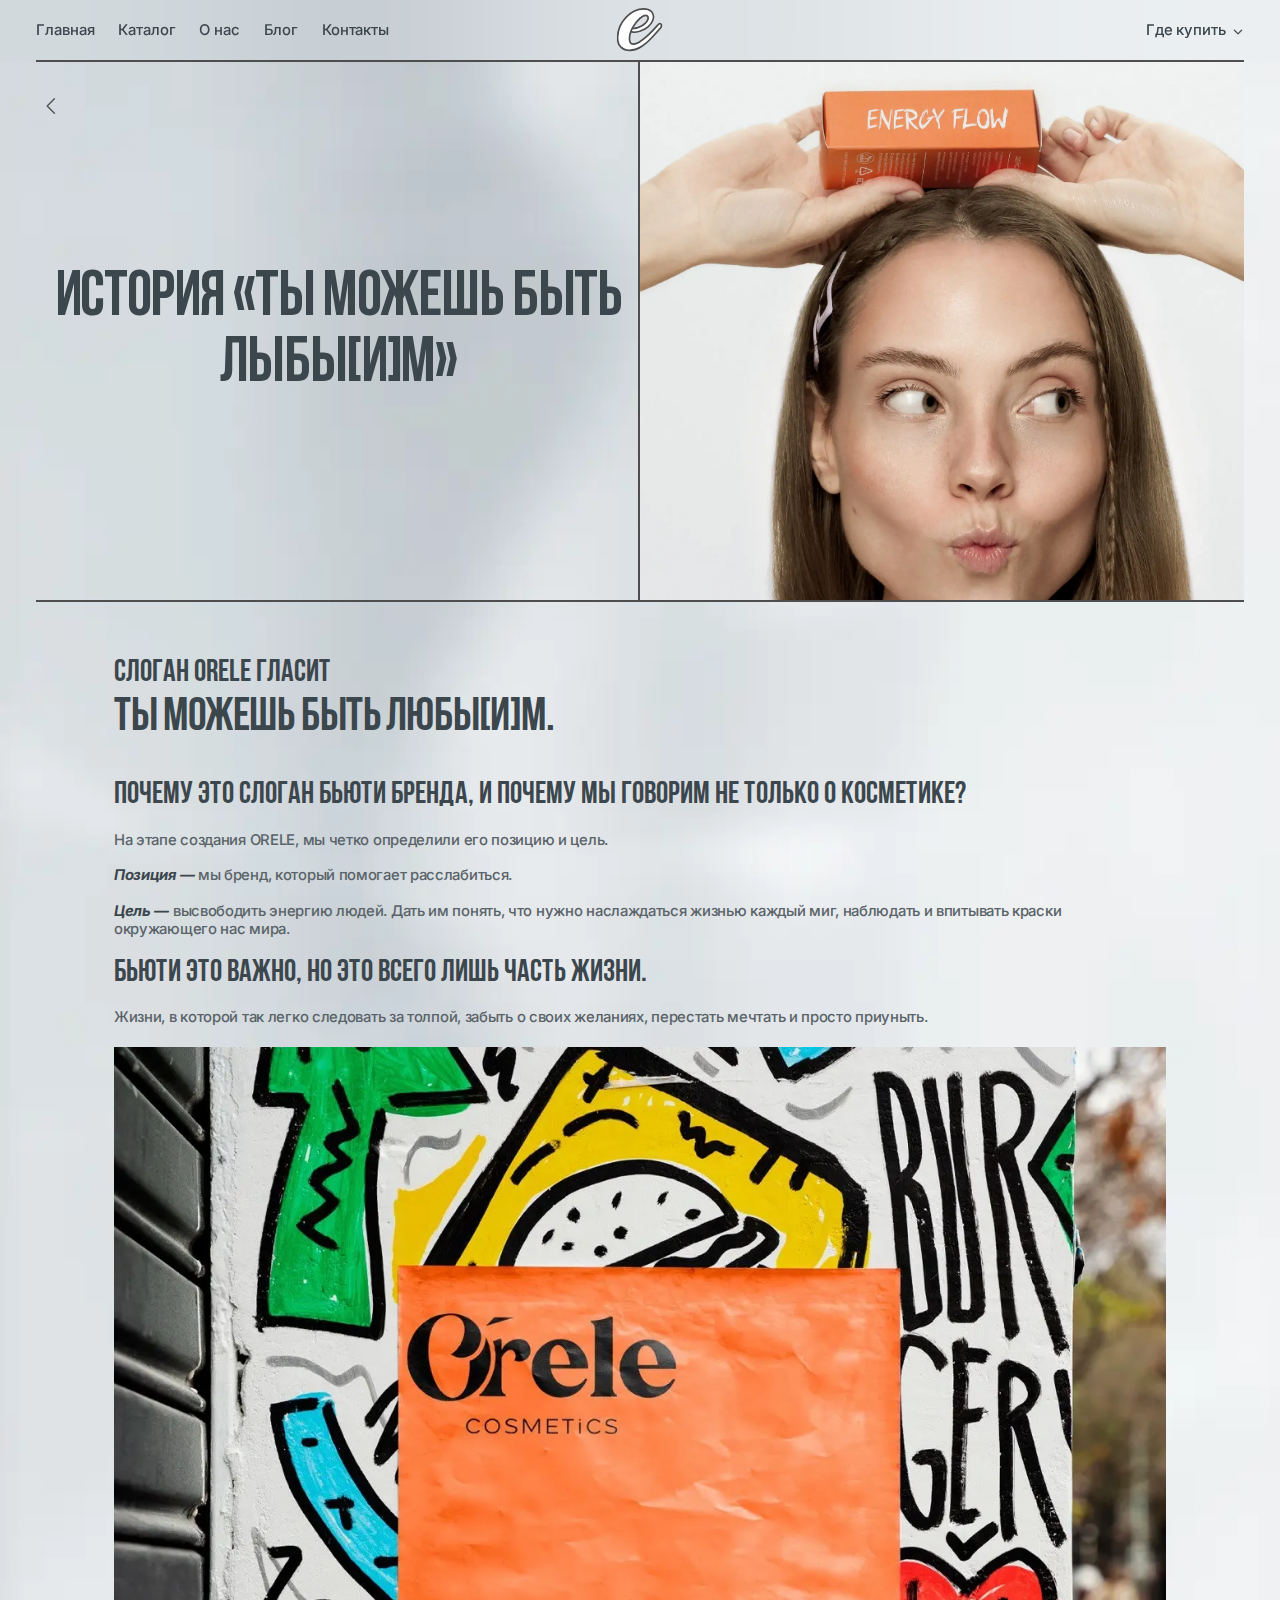
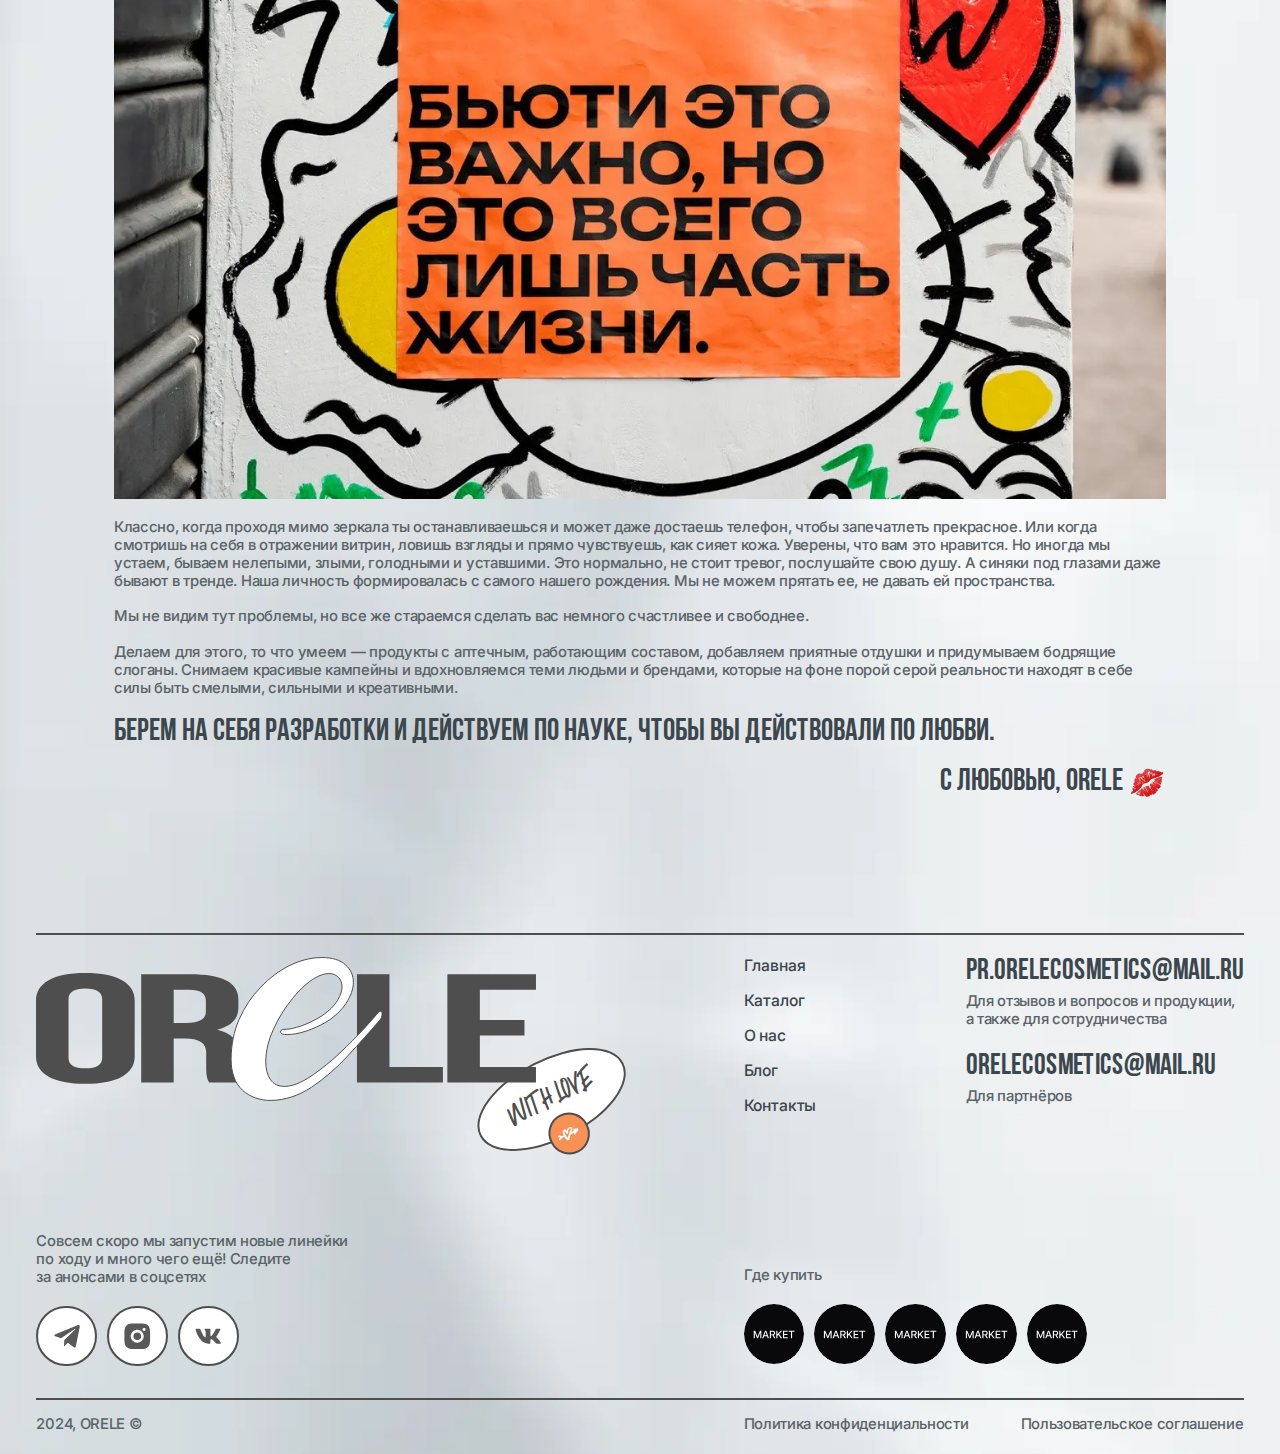
<file: history.html>
<!DOCTYPE html>
<html lang="en">

<head>
	<title>История «Ты можешь быть лыбы[и]м»</title>
	<meta charset="UTF-8">
	<meta name="format-detection" content="telephone=no">
	<!-- <style>body{opacity: 0;}</style> -->
	<link rel="stylesheet" href="css/style.min.css?_v=20240521143149">
	<link rel="shortcut icon" href="favicon.ico">
	<meta name="robots" content="noindex, nofollow">
	<meta name="viewport" content="width=device-width, initial-scale=1.0">
</head>

<body>
	<div class="wrapper">
		<header class="header undefined">
			<div class="header__container">
				<div class="header__body">

					<div class="header__menu menu">

						<nav class="menu__body">
							<ul class="menu__list">

								<li class="menu__item"><a href="index.html" class="menu__link nav-link">Главная</a></li>

								<li class="menu__item"><a href="catalog.html" class="menu__link nav-link">Каталог</a></li>

								<li class="menu__item"><a href="about-us.html" class="menu__link nav-link">О нас</a></li>

								<li class="menu__item"><a href="blog.html" class="menu__link nav-link">Блог</a></li>

								<li class="menu__item"><a href="contacts.html" class="menu__link nav-link">Контакты</a></li>

							</ul>
						</nav>

						<button type="button" class="menu__icon icon-menu"><span></span></button>

					</div>

					<a href="#" class="header__logo">
						<svg width="42" height="39" viewBox="0 0 42 39" fill="none" xmlns="http://www.w3.org/2000/svg">
							<g clip-path="url(#clip0_1346_1923)">
								<mask id="mask0_1346_1923" style="mask-type:luminance" maskUnits="userSpaceOnUse" x="0" y="0" width="42" height="39">
									<path d="M41.3984 0H0.398438V39H41.3984V0Z" fill="white" />
								</mask>
								<g mask="url(#mask0_1346_1923)">
									<path d="M13.2616 20.0631C13.3097 20.3102 13.4193 20.5431 13.588 20.7434C13.8058 21.002 14.0764 21.153 14.3071 21.2443C14.7512 21.4199 15.2891 21.4679 15.8195 21.4679C17.2539 21.4679 18.8705 21.1667 20.6523 20.603L20.6695 20.5976L20.6836 20.5925L20.6867 20.5914C22.5115 19.9541 24.1356 19.2306 25.5515 18.4159L25.5642 18.4086L25.568 18.4062L25.5694 18.4054L25.5795 18.3992C27.8283 17.0167 29.5836 15.3987 30.794 13.5269C32.0311 11.6309 32.7177 9.75613 32.7177 7.92443C32.7177 5.98309 31.9724 4.3287 30.5204 3.03574C29.008 1.60909 26.8169 1 24.1682 1C21.4706 1 18.7673 1.66733 16.0678 2.96895L16.0523 2.97643L16.047 2.97921C13.4168 4.28015 10.9946 6.10022 8.7784 8.42304C6.53934 10.6921 4.75355 13.3608 3.41847 16.4186C2.06883 19.51 1.39844 22.8374 1.39844 26.3882C1.39844 29.7736 2.3503 32.5398 4.40274 34.5105L4.40841 34.516L4.41417 34.5213L4.41594 34.523L4.42862 34.5348L4.43573 34.5409L4.43969 34.5444C6.49901 36.3673 9.03267 37.2608 11.9662 37.2608H11.9689H11.9805L11.992 37.2605C15.5841 37.1778 18.9969 36.0589 22.2141 33.9413L22.2301 33.9308L22.2344 33.9277C25.426 31.7875 28.3929 29.2164 31.1359 26.2185C33.8897 23.275 36.432 20.4452 38.7622 17.7292C39.3159 17.1345 39.5984 16.4014 39.5984 15.5886C39.5984 15.3423 39.5749 14.997 39.4219 14.6741C39.3387 14.4987 39.1988 14.2911 38.9678 14.129C38.7279 13.9606 38.4588 13.8898 38.205 13.8898C37.6927 13.8898 37.3133 14.1811 37.1398 14.3275C36.9236 14.5099 36.7133 14.7449 36.5121 14.9986C35.4327 16.2881 33.9854 17.8916 32.1641 19.8125C30.3529 21.723 28.3887 23.6359 26.2707 25.5511C24.1736 27.3706 22.1156 28.9176 20.0968 30.1962C18.1128 31.376 16.4844 31.889 15.1773 31.889C13.9877 31.889 13.1908 31.4663 12.6251 30.6502C12.0355 29.7088 11.7083 28.5015 11.7083 26.9688C11.7083 24.8011 12.2146 22.5021 13.2616 20.0631ZM13.2616 20.0631C13.2616 19.2883 13.7425 18.7061 13.9829 18.5119M13.9829 18.5119C15.0672 16.3299 16.3656 14.3147 17.878 12.4642C19.7239 10.2031 21.4578 8.64979 23.0686 7.73575L23.0701 7.73494C24.1941 7.09467 25.1018 6.8363 25.8196 6.8363C26.6234 6.8363 27.0783 7.06545 27.365 7.38531L27.3882 7.41212L27.4137 7.43729C27.8009 7.83143 28.0041 8.3153 28.0041 8.96955C28.0041 9.70708 27.7327 10.6309 27.0594 11.7671C26.4397 12.813 25.3315 13.9381 23.6404 15.1218C22.128 16.0769 20.5617 16.8471 18.9412 17.4345C17.3101 17.9689 16.2376 18.1864 15.636 18.1864C15.172 18.1864 14.6934 18.2241 14.2928 18.369M13.9829 18.5119L14.2928 18.369M13.9829 18.5119C14.0911 18.4494 14.1981 18.4033 14.2928 18.369" stroke="#4E4E4E" stroke-width="1.5" />
									<path d="M11.9662 36.2608H11.9676H11.9689C15.3571 36.1828 18.5894 35.1299 21.6643 33.106L21.6651 33.1054C24.7926 31.0097 27.7048 28.4876 30.4019 25.5394C33.1542 22.5975 35.6928 19.7715 38.0176 17.0613C38.4044 16.6523 38.5984 16.1593 38.5984 15.5886C38.5984 15.3895 38.5755 15.2232 38.5182 15.1025C38.4889 15.0407 38.4485 14.9863 38.3934 14.9476C38.3372 14.9081 38.2729 14.8898 38.205 14.8898C38.0688 14.8898 37.9261 14.9726 37.7847 15.0918C37.6387 15.215 37.4729 15.3957 37.2875 15.6301C36.1889 16.9433 34.7233 18.5668 32.8897 20.5006C31.0574 22.4334 29.0722 24.3663 26.9339 26.2997C24.7978 28.1535 22.6932 29.7364 20.6201 31.0485C18.5506 32.2809 16.7376 32.889 15.1773 32.889C13.6841 32.889 12.5608 32.325 11.7898 31.2004C11.0711 30.0625 10.7083 28.6541 10.7083 26.9688C10.7083 24.5113 11.315 21.9344 12.5327 19.2371C13.7519 16.5366 15.2755 14.0683 17.1037 11.8313C18.9945 9.51534 20.8187 7.86266 22.5751 6.86601C23.7879 6.17523 24.8685 5.8363 25.8196 5.8363C26.8348 5.8363 27.594 6.1377 28.1166 6.7256L28.1186 6.72793L28.1209 6.73014C28.709 7.32574 29.0041 8.06934 29.0041 8.96955C29.0041 9.94752 28.6473 11.049 27.9198 12.2769C27.1979 13.4951 25.9595 14.7218 24.1944 15.9546C22.6125 16.9556 20.97 17.764 19.2672 18.38C17.6179 18.9211 16.4106 19.1864 15.636 19.1864C15.204 19.1864 14.8662 19.2249 14.6325 19.3096C14.515 19.352 14.4157 19.4089 14.345 19.4857C14.2718 19.5652 14.2334 19.6613 14.2334 19.7691C14.2334 19.8931 14.2735 20.005 14.3529 20.0993C14.4306 20.1915 14.5412 20.2615 14.6751 20.3145C14.9408 20.4196 15.3259 20.4679 15.8195 20.4679C17.1198 20.4679 18.6307 20.1938 20.3506 19.6496L20.3523 19.649L20.3539 19.6484C22.1332 19.0271 23.6998 18.3276 25.0528 17.5491L25.0544 17.5482L25.0558 17.5473C27.2079 16.2242 28.843 14.7031 29.9554 12.9821C31.1255 11.1894 31.7177 9.5027 31.7177 7.92443C31.7177 6.26533 31.0919 4.87887 29.8446 3.77296C28.5907 2.58358 26.6907 2 24.1682 2C21.6404 2 19.0848 2.6244 16.5021 3.86971L16.5011 3.87021C13.98 5.11549 11.6451 6.86582 9.4961 9.11946C7.34502 11.2978 5.62476 13.8646 4.33494 16.8187C3.0437 19.7763 2.39844 22.9666 2.39844 26.3882C2.39844 29.5846 3.29221 32.0578 5.09535 33.7892L5.09712 33.7909L5.0989 33.7924C6.9576 35.4393 9.24937 36.2608 11.9662 36.2608Z" fill="white" />
								</g>
							</g>
							<defs>
								<clipPath id="clip0_1346_1923">
									<rect width="41" height="39" fill="white" transform="translate(0.398438)" />
								</clipPath>
							</defs>
						</svg>
					</a>

					<div class="header__buy-dropdown buy-dropdown">

						<button type="button" aria-controls="buy-dropdown-marketplaces" aria-expanded="false" aria-haspopup="true" data-dropdown-trigger class="buy-dropdown__button">

							<span class="buy-dropdown__button-text nav-link">Где купить</span>

							<span class="buy-dropdown__button-icon">
								<svg width="12" height="13" viewBox="0 0 12 13" fill="none" xmlns="http://www.w3.org/2000/svg">
									<path d="M9.60234 5.29981L6.00234 8.8998L2.40234 5.2998" stroke="#4E4E4E" stroke-width="1.3" stroke-linecap="round" stroke-linejoin="round" />
								</svg>
							</span>

						</button>

						<ul id="buy-dropdown-marketplaces" class="buy-dropdown__list">

							<li class="buy-dropdown__item">
								<a href="#" class="buy-dropdown__marketplace">

									<span class="buy-dropdown__marketplace-logo marketplace-logo marketplace-logo--sm">
										<img src="img/icons/market.svg" alt="Магазин" width="35" height="35">
									</span>

									<span class="buy-dropdown__marketplace-text">Магазин</span>

								</a>
							</li>

							<li class="buy-dropdown__item">
								<a href="#" class="buy-dropdown__marketplace">

									<span class="buy-dropdown__marketplace-logo marketplace-logo marketplace-logo--sm">
										<img src="img/icons/market.svg" alt="Магазин" width="35" height="35">
									</span>

									<span class="buy-dropdown__marketplace-text">Магазин</span>

								</a>
							</li>

							<li class="buy-dropdown__item">
								<a href="#" class="buy-dropdown__marketplace">

									<span class="buy-dropdown__marketplace-logo marketplace-logo marketplace-logo--sm">
										<img src="img/icons/market.svg" alt="Магазин" width="35" height="35">
									</span>

									<span class="buy-dropdown__marketplace-text">Магазин</span>

								</a>
							</li>

							<li class="buy-dropdown__item">
								<a href="#" class="buy-dropdown__marketplace">

									<span class="buy-dropdown__marketplace-logo marketplace-logo marketplace-logo--sm">
										<img src="img/icons/market.svg" alt="Магазин" width="35" height="35">
									</span>

									<span class="buy-dropdown__marketplace-text">Магазин</span>

								</a>
							</li>

							<li class="buy-dropdown__item">
								<a href="#" class="buy-dropdown__marketplace">

									<span class="buy-dropdown__marketplace-logo marketplace-logo marketplace-logo--sm">
										<img src="img/icons/market.svg" alt="Магазин" width="35" height="35">
									</span>

									<span class="buy-dropdown__marketplace-text">Магазин</span>

								</a>
							</li>

						</ul>

					</div>

				</div>
			</div>
		</header>
		<main class="page page--header-padding">

			<section class="intro intro--blog">
				<div class="intro__container">
					<div class="intro__body">

						<div class="intro__content-side">

							<a href="index.html" class="intro__back">
								<svg width="10" height="16" viewBox="0 0 10 16" fill="none" xmlns="http://www.w3.org/2000/svg">
									<path d="M8.39844 15.1969L1.19844 7.99688L8.39844 0.796875" stroke="#4E4E4E" stroke-width="1.3" stroke-linecap="round" stroke-linejoin="round" />
								</svg>
							</a>

							<h1 class="intro__heading heading-01">История «Ты можешь быть лыбы[и]м»</h1>

						</div>

						<div class="intro__image-side">
							<img src="img/content/history/holding-box.webp" alt="Держит коробку фотосессия" width="672" height="636">
						</div>

					</div>
				</div>
			</section>

			<section class="post-content">
				<div class="post-content__container">

					<h4 class="post-content__heading-04 post-content__heading-04--margin-sm heading-04">Слоган ORELE гласит</h4>
					<h2 class="post-content__heading-02 heading-02">ты можешь быть любы[и]м.</h2>

					<h4 class="post-content__heading-04 heading-04">Почему это слоган бьюти бренда, и почему мы говорим не только о косметике?</h4>

					<p class="post-content__text-02 text-02">
						На этапе создания ORELE, мы четко определили его позицию и цель.
						<br><br>
						<span>Позиция — </span>мы бренд, который помогает расслабиться.
						<br><br>
						<span>Цель —</span> высвободить энергию людей. Дать им понять, что нужно наслаждаться жизнью каждый миг, наблюдать и впитывать краски окружающего нас мира.
					</p>

					<h4 class="post-content__heading-04 heading-04">Бьюти это важно, но это всего лишь часть жизни.</h4>

					<p class="post-content__text-02 text-02">
						Жизни, в которой так легко следовать за толпой, забыть о своих желаниях, перестать мечтать и просто приуныть.
					</p>

					<div class="post-content__image">
						<img data-src="img/content/history/poster.webp" alt="Постер" width="900" height="1200">
					</div>

					<p class="post-content__text-02 text-02">
						Классно, когда проходя мимо зеркала ты останавливаешься и может даже достаешь телефон, чтобы запечатлеть прекрасное. Или когда смотришь на себя в отражении витрин, ловишь взгляды и прямо чувствуешь, как сияет кожа. Уверены, что вам это нравится. Но иногда мы устаем, бываем нелепыми, злыми, голодными и уставшими. Это нормально, не стоит тревог, послушайте свою душу. А синяки под глазами даже бывают в тренде. Наша личность формировалась с самого нашего рождения. Мы не можем прятать ее, не давать ей пространства.
						<br><br>
						Мы не видим тут проблемы, но все же стараемся сделать вас немного счастливее и свободнее.
						<br><br>
						Делаем для этого, то что умеем — продукты с аптечным, работающим составом, добавляем приятные отдушки и придумываем бодрящие слоганы. Снимаем красивые кампейны и вдохновляемся теми людьми и брендами, которые на фоне порой серой реальности находят в себе силы быть смелыми, сильными и креативными.
					</p>

					<h4 class="post-content__heading-04 heading-04">Берем на себя разработки и действуем по науке, чтобы вы действовали по любви.</h4>

					<h4 class="post-content__heading-04 post-content__heading-04--right heading-04">
						С любовью, ORELE

						<span class="post-content__icon">
							<img data-src="img/content/history/kiss.webp" alt="Поцелуй" width="38" height="38">
						</span>
					</h4>

				</div>
			</section>

		</main>
		<footer class="footer">
			<div class="footer__container">

				<div class="footer__body">

					<div class="footer__logo-container">
						<div class="footer__logo-wrapper">

							<a href="#" class="footer__logo">
								<img src="img/icons/logo.svg" alt="Orele лого" width="500" height="139">
							</a>

							<div class="footer__sticker sticker sticker--sm">
								<span class="sticker__text">with love</span>
								<div class="sticker__icon">
									<img data-src="img/icons/heart-arrow.svg" alt="Сердце со стрелой" width="36" height="21">
								</div>
							</div>

						</div>
					</div>

					<div class="footer__links">

						<ul class="footer__nav">

							<li class="footer__nav-item"><a href="index.html" class="footer__link nav-link">Главная</a></li>

							<li class="footer__nav-item"><a href="catalog.html" class="footer__link nav-link">Каталог</a></li>

							<li class="footer__nav-item"><a href="about-us.html" class="footer__link nav-link">О нас</a></li>

							<li class="footer__nav-item"><a href="blog.html" class="footer__link nav-link">Блог</a></li>

							<li class="footer__nav-item"><a href="contacts.html" class="footer__link nav-link">Контакты</a></li>

						</ul>

						<div class="footer__contacts">

							<div class="footer__contact-item contact-item">

								<a href="mailto:pr.orelecosmetics@mail.ru" class="contact-item__link">pr.orelecosmetics@mail.ru</a>

								<p class="contact-item__text text-02 ">
									Для отзывов и вопросов и продукции,<br>
									а также для сотрудничества
								</p>

							</div>

							<div class="footer__contact-item contact-item">

								<a href="mailto:orelecosmetics@mail.ru" class="contact-item__link">orelecosmetics@mail.ru</a>

								<p class="contact-item__text text-02 ">
									Для партнёров
								</p>

							</div>

						</div>

					</div>

					<div class="footer__round-links">

						<p class="footer__text text-02 ">
							Совсем скоро мы запустим новые линейки<br>
							по ходу и много чего ещё! Cледите<br>
							за анонсами в соцсетях
						</p>

						<ul class="footer__round-links-wrapper">

							<li class="footer__round-links-item">
								<a href="https://t.me/ORELE_bot" class="footer__social-logo social-logo">
									<svg width="25" height="22" viewBox="0 0 25 22" fill="none" xmlns="http://www.w3.org/2000/svg">
										<path d="M22.7121 0.473646L1.45268 9.16256C0.00181705 9.78021 0.0102107 10.638 1.18649 11.0206L6.64463 12.8252L19.2732 4.38029C19.8703 3.99522 20.4159 4.20237 19.9674 4.6243L9.73581 14.4112H9.73341L9.73581 14.4125L9.3593 20.3754C9.91087 20.3754 10.1543 20.1073 10.4636 19.7908L13.1148 17.0585L18.6293 21.3756C19.6461 21.9691 20.3763 21.6641 20.6293 20.378L24.2493 2.29607C24.6198 0.721465 23.6821 0.00850832 22.7121 0.473646Z" fill="#595959" />
									</svg>
								</a>
							</li>

							<li class="footer__round-links-item">
								<a href="https://instagram.com/orele.beauty?igshid=NzZlODBkYWE4Ng%3D%3D&utm_source=qr" class="footer__social-logo social-logo">
									<svg width="22" height="22" viewBox="0 0 22 22" fill="none" xmlns="http://www.w3.org/2000/svg">
										<path d="M12.0952 0.334686C12.8736 0.3317 13.6519 0.339522 14.4301 0.358152L14.637 0.365619C14.8759 0.374152 15.1116 0.384818 15.3964 0.397618C16.5313 0.450949 17.3056 0.630143 17.9851 0.893601C18.689 1.16452 19.2821 1.53145 19.8751 2.12449C20.4173 2.65739 20.837 3.30199 21.1049 4.01349C21.3684 4.69294 21.5476 5.46838 21.6009 6.60327C21.6137 6.887 21.6244 7.12379 21.6329 7.36271L21.6393 7.56964C21.6582 8.34742 21.6664 9.12542 21.6638 9.90343L21.6649 10.6991V12.0964C21.6675 12.8748 21.6593 13.6531 21.6404 14.4313L21.634 14.6382C21.6254 14.8771 21.6148 15.1128 21.602 15.3976C21.5486 16.5325 21.3673 17.3069 21.1049 17.9863C20.8379 18.6986 20.4181 19.3437 19.8751 19.8764C19.3418 20.4186 18.6968 20.8383 17.9851 21.1062C17.3056 21.3697 16.5313 21.5489 15.3964 21.6022C15.1116 21.615 14.8759 21.6257 14.637 21.6342L14.4301 21.6406C13.6519 21.6596 12.8736 21.6678 12.0952 21.6652L11.2995 21.6662H9.90335C9.12501 21.6689 8.34666 21.6607 7.56854 21.6417L7.36162 21.6353C7.10842 21.6261 6.85527 21.6154 6.60219 21.6033C5.46732 21.55 4.69296 21.3686 4.01246 21.1062C3.30069 20.8389 2.65598 20.4191 2.12349 19.8764C1.58063 19.3434 1.16058 18.6984 0.892618 17.9863C0.629165 17.3069 0.449974 16.5325 0.396643 15.3976C0.384764 15.1445 0.374098 14.8914 0.364645 14.6382L0.359312 14.4313C0.339648 13.6531 0.330758 12.8748 0.332647 12.0964V9.90343C0.32967 9.12543 0.337492 8.34742 0.356112 7.56964L0.363578 7.36271C0.372111 7.12379 0.382777 6.887 0.395577 6.60327C0.448907 5.46731 0.628098 4.694 0.891551 4.01349C1.15967 3.30165 1.58054 2.65722 2.12455 2.12556C2.65668 1.58238 3.30099 1.16194 4.01246 0.893601C4.69296 0.630143 5.46625 0.450949 6.60219 0.397618L7.36162 0.365619L7.56854 0.360286C8.3463 0.340631 9.12429 0.331741 9.90229 0.33362L12.0952 0.334686ZM10.9988 5.66784C10.2921 5.65784 9.59058 5.78839 8.93485 6.0519C8.27911 6.3154 7.68229 6.70661 7.17906 7.20278C6.67583 7.69895 6.27624 8.29019 6.00349 8.94214C5.73074 9.59409 5.59029 10.2937 5.59029 11.0005C5.59029 11.7072 5.73074 12.4068 6.00349 13.0588C6.27624 13.7107 6.67583 14.302 7.17906 14.7981C7.68229 15.2943 8.27911 15.6855 8.93485 15.949C9.59058 16.2125 10.2921 16.3431 10.9988 16.3331C12.4132 16.3331 13.7697 15.7712 14.7698 14.771C15.77 13.7709 16.3318 12.4144 16.3318 10.9999C16.3318 9.58548 15.77 8.22897 14.7698 7.22881C13.7697 6.22865 12.4132 5.66784 10.9988 5.66784ZM10.9988 7.8011C11.4238 7.79327 11.8462 7.87021 12.2412 8.02744C12.6361 8.18468 12.9958 8.41904 13.2992 8.71685C13.6026 9.01465 13.8436 9.36993 14.0082 9.76193C14.1727 10.1539 14.2575 10.5748 14.2575 10.9999C14.2576 11.425 14.173 11.8459 14.0086 12.238C13.8442 12.63 13.6033 12.9854 13.3 13.2833C12.9967 13.5812 12.6371 13.8157 12.2421 13.9731C11.8472 14.1304 11.4249 14.2075 10.9998 14.1998C10.1512 14.1998 9.33729 13.8627 8.73721 13.2626C8.13712 12.6625 7.8 11.8486 7.8 10.9999C7.8 10.1513 8.13712 9.33735 8.73721 8.73726C9.33729 8.13716 10.1512 7.80003 10.9998 7.80003L10.9988 7.8011ZM16.5985 4.06789C16.2544 4.08166 15.929 4.22805 15.6904 4.47638C15.4518 4.72471 15.3185 5.05574 15.3185 5.40011C15.3185 5.74449 15.4518 6.07551 15.6904 6.32385C15.929 6.57218 16.2544 6.71856 16.5985 6.73233C16.9521 6.73233 17.2912 6.59186 17.5412 6.34182C17.7913 6.09178 17.9317 5.75266 17.9317 5.39905C17.9317 5.04544 17.7913 4.70631 17.5412 4.45627C17.2912 4.20623 16.9521 4.06576 16.5985 4.06576V4.06789Z" fill="#595959" />
									</svg>
								</a>
							</li>

							<li class="footer__round-links-item">
								<a href="https://vk.com/orele.cosmetics" class="footer__social-logo social-logo">
									<svg width="28" height="16" viewBox="0 0 28 16" fill="none" xmlns="http://www.w3.org/2000/svg">
										<path d="M26.2618 15.9987H23.3433C22.2391 15.9987 21.9064 15.0954 19.927 13.095C18.1971 11.4112 17.4665 11.2018 17.0289 11.2018C16.4237 11.2018 16.2587 11.3698 16.2587 12.2111V14.8628C16.2587 15.58 16.0284 16 14.1731 16C12.3732 15.8779 10.6278 15.3256 9.08064 14.3887C7.53348 13.4519 6.22884 12.1571 5.27417 10.6113C3.00739 7.76184 1.43018 4.41753 0.667969 0.84431C0.667969 0.402356 0.834304 0.00175335 1.66854 0.00175335H4.5858C5.33558 0.00175335 5.60556 0.339035 5.89984 1.11827C7.31625 5.32847 9.73323 8.99075 10.7146 8.99075C11.0908 8.99075 11.2546 8.82276 11.2546 7.87553V3.53868C11.1304 1.56023 10.0902 1.39352 10.0902 0.677608C10.1034 0.488732 10.1889 0.312477 10.3287 0.18628C10.4684 0.0600833 10.6514 -0.00611242 10.8387 0.00175335H15.4244C16.0514 0.00175335 16.2587 0.317066 16.2587 1.07433V6.9283C16.2587 7.56021 16.5274 7.76956 16.7167 7.76956C17.0929 7.76956 17.3821 7.56021 18.0717 6.86497C19.55 5.04416 20.7577 3.01553 21.6569 0.843018C21.7489 0.582179 21.9229 0.358902 22.1523 0.207246C22.3817 0.0555888 22.6539 -0.0161242 22.9274 0.00304553H25.846C26.7211 0.00304553 26.9067 0.445001 26.7211 1.07563C25.6596 3.47719 24.3462 5.75686 22.8033 7.87553C22.4886 8.36013 22.3632 8.61212 22.8033 9.18071C23.0925 9.62267 24.1161 10.4859 24.8032 11.3065C25.8037 12.3145 26.6341 13.4801 27.2624 14.7568C27.5132 15.5787 27.0948 15.9987 26.2618 15.9987Z" fill="#595959" />
									</svg>
								</a>
							</li>

						</ul>

					</div>

					<div class="footer__round-links">

						<p class="footer__text text-02 ">
							Где купить
						</p>

						<ul class="footer__round-links-wrapper">

							<li class="footer__round-links-item">
								<a href="#" class="footer__marketplace-logo marketplace-logo">
									<img src="img/icons/market.svg" alt="market" width="64" height="64">
								</a>
							</li>

							<li class="footer__round-links-item">
								<a href="#" class="footer__marketplace-logo marketplace-logo">
									<img src="img/icons/market.svg" alt="market" width="64" height="64">
								</a>
							</li>

							<li class="footer__round-links-item">
								<a href="#" class="footer__marketplace-logo marketplace-logo">
									<img src="img/icons/market.svg" alt="market" width="64" height="64">
								</a>
							</li>

							<li class="footer__round-links-item">
								<a href="#" class="footer__marketplace-logo marketplace-logo">
									<img src="img/icons/market.svg" alt="market" width="64" height="64">
								</a>
							</li>

							<li class="footer__round-links-item">
								<a href="#" class="footer__marketplace-logo marketplace-logo">
									<img src="img/icons/market.svg" alt="market" width="64" height="64">
								</a>
							</li>

						</ul>

					</div>

				</div>

				<div class="footer__bottom">

					<span class="footer__copyright text-02 ">2024, ORELE ©</span>

					<div class="footer__resources">

						<a href="history.html" class="footer__resource-link text-02 ">Политика конфиденциальности</a>

						<a href="history.html" class="footer__resource-link text-02 ">Пользовательское соглашение</a>

					</div>

				</div>

			</div>
		</footer>
	</div>
	<script src="js/app.min.js?_v=20240521143149"></script>
</body>

</html>
</file>
<file: css/style.min.css>
@charset "UTF-8";@import url(https://fonts.googleapis.com/css2?family=Inter:wght@400..700&display=swap);@font-face{font-family:"Adderley Bold";font-display:swap;src:url("../fonts/Adderley Bold.woff2") format("woff2");font-weight:400;font-style:normal}@font-face{font-family:"Gogol Regular";font-display:swap;src:url("../fonts/Gogol Regular.woff2") format("woff2");font-weight:400;font-style:normal}@font-face{font-family:Mathernal;font-display:swap;src:url(../fonts/MATHERNAL.woff2) format("woff2");font-weight:400;font-style:normal}:root{--primary:#8280EB;--primary-accent:#6a68ea;--secondary:#F89156;--tertiary:#FF56A1;--quaternary:#5CC1FA;--quaternary-light:#c3d4e4;--quinary:#FF7A8A;--senary:#CDC562;--dark-color:#4E4E4E;--light-color:#fff;--text-primary:#5A6368;--text-secondary:#3B464D;--text-tertiary:#4E4E4E;--text-quaternary:#9FA1A0;--text-inverse:#fff;--transition-duration:0.3s;--header-height:clamp( 3rem , 2.6666666667rem + 1.4814814815vw , 4rem );--header-height-short:3rem}*{padding:0;margin:0;border:0}*,*::after,*::before{box-sizing:border-box}*::after,*::before{display:inline-block}body,html{height:100%;min-width:360px}body{color:var(--text-primary);line-height:1;font-family:Inter,sans-serif;font-size:.9375rem;-ms-text-size-adjust:100%;-moz-text-size-adjust:100%;-webkit-text-size-adjust:100%;-webkit-font-smoothing:antialiased;-moz-osx-font-smoothing:grayscale}button,input,textarea{font-family:Inter,sans-serif;font-size:inherit;line-height:inherit;color:inherit;background-color:transparent}input,textarea{width:100%}button,option,select{cursor:pointer}a{display:inline-block;color:inherit;text-decoration:none}ul li{list-style:none}img{vertical-align:top;max-width:100%}h1,h2,h3,h4,h5,h6{font-weight:inherit;font-size:inherit}html{min-width:22.5em}.lock body{overflow:hidden;touch-action:none;-ms-scroll-chaining:none;overscroll-behavior:none}.wrapper{min-height:100%;display:flex;flex-direction:column;overflow:hidden;position:relative;background:url(../img/bg.webp) 0 0/100% auto repeat scroll}@supports (overflow:clip){.wrapper{overflow:clip}}.wrapper > main{flex:1 1 auto}.wrapper > *{min-width:0}.page{padding-top:calc(var(--header-height) + 2.5rem)}.page--header-padding{padding-top:var(--header-height)}.page--non-padding{padding-top:initial!important}[class*=__container]{width:100%}.spollers{display:grid}.spollers__item{border-top:.125rem solid var(--dark-color)}.spollers__item:last-child{border-bottom:.125rem solid var(--dark-color)}.spollers__title{display:flex;justify-content:space-between;align-items:center;width:100%;height:3.75rem;cursor:pointer;text-align:left;position:relative;list-style:none}.spollers__title::-webkit-details-marker,.spollers__title::marker{display:none}.spollers__title:hover .spollers__icon{background-color:var(--light-color)}.spollers--md .spollers__title{height:auto;padding-top:1rem;padding-bottom:1.75rem}.spollers--lg .spollers__title{height:auto}.spollers__icon{display:inline-block;transition:background-color var(--transition-duration) ease 0s,-webkit-transform var(--transition-duration) ease 0s;transition:background-color var(--transition-duration) ease 0s,transform var(--transition-duration) ease 0s;transition:background-color var(--transition-duration) ease 0s,transform var(--transition-duration) ease 0s,-webkit-transform var(--transition-duration) ease 0s;border-radius:50%}._spoller-init .spollers__icon{display:inline-block;min-width:2.1875rem;min-height:2.1875rem;position:relative}._spoller-init .spollers__icon::after,._spoller-init .spollers__icon::before{content:"";transition:all var(--transition-duration) ease 0s;width:70%;position:absolute;top:50%;left:50%;height:.125rem;background-color:var(--dark-color)}._spoller-init .spollers__icon::before{top:50%;-webkit-transform:translate(-50%,-50%);transform:translate(-50%,-50%)}._spoller-init .spollers__icon::after{right:0;-webkit-transform:translate(-50%,-50%) rotate(90deg);transform:translate(-50%,-50%) rotate(90deg)}._spoller-active .spollers__icon{-webkit-transform:rotate(45deg);transform:rotate(45deg)}.spollers--md .spollers__icon{position:relative;top:.375rem}.spollers__body{padding-bottom:1.5625rem}.spollers--md .spollers__body{display:grid;grid-template-columns:1fr 1fr;margin-top:-3.5625rem}.spollers--lg .spollers__body{display:grid;grid-template-columns:repeat(4,1fr)}.spollers__list{padding-left:1.875rem}.spollers__list-item{list-style:initial}.spollers__list-item:not(:last-child){margin-bottom:.3125rem}.spollers--md .spollers__text{grid-column:2;max-width:37.5rem;padding-right:4.375rem}.spollers__address{margin-bottom:.25rem;font-family:"Adderley Bold";font-weight:700;transition:color var(--transition-duration) ease 0s;position:relative;color:var(--text-secondary);margin-bottom:.375rem}.spollers__address:hover{color:var(--primary);text-decoration:underline}.tabs__navigation{display:flex}.tabs__title{border:1px solid #eee;padding:.625rem .9375rem;border-radius:.3125rem}.tabs__title._tab-active{border:1px solid #000}.tabs__content{border:1px solid #eee;padding:.625rem .9375rem}.ibg{width:100%;height:100%;-o-object-fit:cover;object-fit:cover}.ibg--top{-o-object-position:top;object-position:top}.ibg--bottom{-o-object-position:bottom;object-position:bottom}.ibg--left{-o-object-position:left;object-position:left}.ibg--right{-o-object-position:right;object-position:right}.ibg--contain{-o-object-fit:contain;object-fit:contain}.heading-01{font-family:"Adderley Bold",sans-serif;line-height:103%;letter-spacing:-.02em;color:var(--text-secondary)}.heading-02{font-family:"Adderley Bold",sans-serif;line-height:100%;letter-spacing:-.02em;color:var(--text-secondary)}.heading-03{font-family:"Adderley Bold",sans-serif;letter-spacing:-.02em;color:var(--text-secondary)}.heading-04{font-family:"Adderley Bold",sans-serif;color:var(--text-secondary)}.heading-04--tertiary{color:var(--text-tertiary)}.nav-link{font-weight:500;line-height:120%;letter-spacing:-.01em;transition:color var(--transition-duration) ease 0s;color:var(--text-secondary)}.nav-link:hover{color:var(--primary)}.link{color:var(--primary);transition:color var(--transition-duration) ease 0s}.link:hover{color:var(--primary-accent)}.text-02{font-weight:500;line-height:120%;letter-spacing:-.02em}.text-02--tertiary{color:var(--text-tertiary)}.button{display:inline-flex;align-items:center;min-width:11.25rem;height:3.125rem;padding:0 .75rem 0 2.8125rem;gap:.625rem;background-color:var(--primary);border:.0625rem solid var(--dark-color);border-radius:6.125rem;transition:background-color var(--transition-duration) ease 0s}.button:hover{background-color:var(--primary-accent)}.button:hover .button__circle img{-webkit-transform:translateX(.05rem);transform:translateX(.05rem)}.button__text{display:inline-block;padding-top:.0625rem;flex:1 1 auto;font-family:"Adderley Bold",sans-serif;font-weight:700;font-size:1.125rem;letter-spacing:-.01em;text-align:center;color:var(--text-inverse);text-transform:uppercase}.button__circle{display:inline-flex;justify-content:center;align-items:center;width:1.75rem;height:1.75rem;background-color:var(--light-color);border-radius:50%}.button__circle img{width:1rem;height:1rem;transition:-webkit-transform var(--transition-duration) ease 0s;transition:transform var(--transition-duration) ease 0s;transition:transform var(--transition-duration) ease 0s,-webkit-transform var(--transition-duration) ease 0s}.sticker{background-color:var(--light-color);border:.125rem solid var(--dark-color);border-radius:50%;display:flex;justify-content:center;align-items:center;position:relative}.sticker__text{font-family:Mathernal;text-transform:uppercase;letter-spacing:-.01em;color:var(--dark-color);-webkit-transform:translateY(-10%);transform:translateY(-10%)}.sticker__icon{background-color:var(--secondary);border:.125rem solid var(--dark-color);border-radius:50%;position:absolute;bottom:0;left:50%;-webkit-transform:translate(-50%,50%);transform:translate(-50%,50%)}.sticker__icon img{position:relative;top:50%;left:50%;-webkit-transform:translate(-52%,-50%);transform:translate(-52%,-50%)}.sticker--corner .sticker__text{-webkit-transform:translateY(0);transform:translateY(0)}.sticker--corner .sticker__icon{top:0;left:0;-webkit-transform:initial;transform:initial}.post__body{display:flex;flex-direction:column;grid-auto-rows:auto}.post__body:hover img{-webkit-transform:scale(1.05);transform:scale(1.05)}.post__image{overflow:hidden}.post__image img{width:100%;height:100%;-o-object-fit:cover;object-fit:cover;transition:-webkit-transform var(--transition-duration) ease 0s;transition:transform var(--transition-duration) ease 0s;transition:transform var(--transition-duration) ease 0s,-webkit-transform var(--transition-duration) ease 0s;-o-object-position:top;object-position:top}.post__heading{transition:color var(--transition-duration) ease 0s;min-height:3rem}.post__heading:hover{color:var(--primary)}.marketplace-logo{display:inline-block;border-radius:50%;overflow:hidden}.marketplace-logo img{width:100%;height:100%;-o-object-fit:contain;object-fit:contain;transition:-webkit-transform var(--transition-duration) ease 0s;transition:transform var(--transition-duration) ease 0s;transition:transform var(--transition-duration) ease 0s,-webkit-transform var(--transition-duration) ease 0s}.marketplace-logo:hover img{-webkit-transform:scale(1.08);transform:scale(1.08)}.marketplace-logo--sm{width:2.1875rem;height:2.1875rem}.social-logo{background-color:var(--light-color);border:.125rem solid var(--dark-color);border-radius:50%;display:flex;justify-content:center;align-items:center;transition:background-color var(--transition-duration) ease 0s,border-color var(--transition-duration) ease 0s}.social-logo svg path{transition:fill var(--transition-duration) ease 0s}.social-logo:hover{background-color:var(--dark-color);border-color:var(--light-color)}.social-logo:hover svg path{fill:var(--light-color)}.contact-item__link{font-family:"Adderley Bold";font-weight:700;transition:color var(--transition-duration) ease 0s;position:relative;color:var(--text-secondary);margin-bottom:.375rem}.contact-item__link:hover{color:var(--primary)}.contact-item__link:hover::after{opacity:1}.contact-item__link::after{content:"";position:absolute;bottom:0;left:0;width:100%;height:.1875rem;background-color:var(--primary);opacity:0;transition:opacity var(--transition-duration) ease 0s}.contact-item__link--lg::after{bottom:.25rem}.product-card__body{width:100%}.product-card__image{position:relative;padding-top:100%}.product-card__image:hover::before{visibility:visible;opacity:1}.product-card__image::before{content:"";width:100%;height:100%;position:absolute;bottom:0;left:0;background:url(../img/content/products/gradient.webp) 0 0/cover no-repeat scroll;visibility:hidden;opacity:0;transition:visibility var(--transition-duration) ease 0s,opacity var(--transition-duration) ease 0s}.product-card__image img{width:100%;height:100%;-o-object-fit:contain;object-fit:contain;position:absolute;top:0;left:0;z-index:1}.product-card__image::after{content:"";width:100%;height:.125rem;background-color:var(--dark-color);position:absolute;bottom:0;left:0}.product-card__info{display:flex;flex-direction:column;align-items:center}.product-card__name{display:inline-block;margin-bottom:.5rem;transition:color var(--transition-duration) ease 0s;text-align:center}.product-card__name:hover{color:var(--primary)}.product-card__price{text-align:center}.header{position:absolute;z-index:14;width:100%;height:var(--header-height);display:flex;transition:height var(--transition-duration) ease 0s,-webkit-backdrop-filter var(--transition-duration) ease 0s;transition:height var(--transition-duration) ease 0s,backdrop-filter var(--transition-duration) ease 0s;transition:height var(--transition-duration) ease 0s,backdrop-filter var(--transition-duration) ease 0s,-webkit-backdrop-filter var(--transition-duration) ease 0s;-webkit-transform:translate3d(0,0,0);transform:translate3d(0,0,0);-webkit-backdrop-filter:blur(100px);backdrop-filter:blur(100px)}.menu-open .header{-webkit-backdrop-filter:initial;backdrop-filter:initial;z-index:14;transition:-webkit-backdrop-filter 0s ease 0s;transition:backdrop-filter 0s ease 0s;transition:backdrop-filter 0s ease 0s,-webkit-backdrop-filter 0s ease 0s}.header--hero .header__logo{visibility:hidden;opacity:0}.header--short{position:fixed;height:var(--header-height-short);z-index:15;transition:height .5s ease 0s,-webkit-backdrop-filter .5s ease 0s;transition:height .5s ease 0s,backdrop-filter .5s ease 0s;transition:height .5s ease 0s,backdrop-filter .5s ease 0s,-webkit-backdrop-filter .5s ease 0s}.menu-open .header--short{transition:-webkit-backdrop-filter 0s ease 0s;transition:backdrop-filter 0s ease 0s;transition:backdrop-filter 0s ease 0s,-webkit-backdrop-filter 0s ease 0s;-webkit-backdrop-filter:initial;backdrop-filter:initial}.header--short .header__body::after{content:"";width:110%;-webkit-transform:translateX(-5%);transform:translateX(-5%);transition:width .5s ease 0s,-webkit-transform .5s ease 0s;transition:width .5s ease 0s,transform .5s ease 0s;transition:width .5s ease 0s,transform .5s ease 0s,-webkit-transform .5s ease 0s}.header--short .header__logo{visibility:visible;opacity:1;transition:opacity .5s ease 0s,visibility .5s ease 0s}.header--short .header__logo svg{width:2.3875rem;height:2.25rem;transition:width .5s ease 0s,height .5s ease 0s}.header--non-blur{-webkit-backdrop-filter:initial;backdrop-filter:initial}.header--non-blur.header--short{-webkit-backdrop-filter:blur(100px);backdrop-filter:blur(100px)}.header__body{height:100%;display:grid;grid-template-columns:minmax(-webkit-max-content,1fr) auto minmax(-webkit-max-content,1fr);grid-template-columns:minmax(max-content,1fr) auto minmax(max-content,1fr);align-items:center;position:relative}.header__body::after{content:"";width:100%;height:.125rem;position:absolute;bottom:0;left:0;background-color:var(--dark-color);transition:width var(--transition-duration) ease 0s,-webkit-transform var(--transition-duration) ease 0s;transition:width var(--transition-duration) ease 0s,transform var(--transition-duration) ease 0s;transition:width var(--transition-duration) ease 0s,transform var(--transition-duration) ease 0s,-webkit-transform var(--transition-duration) ease 0s}.header__logo{transition:opacity var(--transition-duration) ease 0s,visibility var(--transition-duration) ease 0s}.header__logo svg{width:3.0125rem;height:2.875rem;transition:width var(--transition-duration) ease 0s,height var(--transition-duration) ease 0s}.header__buy-dropdown{justify-self:end}.menu__list{display:flex;gap:1.5rem}.icon-menu{display:none}.buy-dropdown{position:relative}.buy-dropdown [aria-expanded=true] .buy-dropdown__button-icon svg{-webkit-transform:rotate(-180deg);transform:rotate(-180deg)}.buy-dropdown__button{display:flex;align-items:center;gap:.375rem}.buy-dropdown__button:hover .buy-dropdown__button-text{color:var(--primary)}.buy-dropdown__button:hover .buy-dropdown__button-icon svg path{stroke:var(--primary)}.buy-dropdown__button-icon svg{width:.75rem;height:.8125rem;position:relative;top:.125rem}.buy-dropdown__button-icon svg path{transition:stroke var(--transition-duration) ease 0s}.buy-dropdown__list{display:flex;flex-direction:column;gap:.875rem;min-width:15rem;background-color:var(--light-color);padding:1.25rem 2.5rem 1.25rem 1.25rem;border-radius:1.5625rem;border:.125rem solid var(--dark-color);position:absolute;top:150%;right:0;z-index:17;visibility:hidden;opacity:0;transition:opacity var(--transition-duration) ease 0s}.buy-dropdown__marketplace{display:inline-flex;align-items:center;gap:.875rem}.buy-dropdown__marketplace:hover{color:var(--primary)}.buy-dropdown__marketplace:hover img{-webkit-transform:scale(1.08);transform:scale(1.08)}.buy-dropdown__marketplace-logo{min-width:2.1875rem;min-height:2.1875rem}.buy-dropdown__marketplace-text{font-family:"Adderley Bold";font-size:1.25rem;transition:color var(--transition-duration) ease 0s;color:var(--text-secondary)}.dropdown-active{visibility:visible;opacity:1}.footer__body{border-top:.125rem solid var(--dark-color);border-bottom:.125rem solid var(--dark-color);display:grid;grid-template:auto/repeat(2,31.25rem);justify-content:space-between}.footer__logo-wrapper{position:relative;width:100%}.footer__logo img{width:100%;height:100%;position:relative;z-index:1}.footer__sticker{position:absolute;bottom:0;right:-22%;-webkit-transform:rotate(-27deg);transform:rotate(-27deg)}.footer__links{display:flex;justify-content:space-between}.footer__nav{display:flex;flex-direction:column;gap:1rem}.footer__contacts{flex:0 1 auto}.footer__contact-item{margin-bottom:1.5rem;max-width:18.75rem}.footer__round-links{display:flex;flex-direction:column;align-self:end}.footer__round-links-wrapper{display:flex;gap:.625rem}.footer__bottom{padding-top:1rem;padding-bottom:1.25rem;display:flex;justify-content:space-between}.footer__resources{display:flex;justify-content:space-between;min-width:31.25rem}.footer__resource-link{transition:color var(--transition-duration) ease 0s;position:relative}.footer__resource-link:hover{color:var(--primary)}.footer__resource-link:hover::after{opacity:1}.footer__resource-link::after{content:"";position:absolute;bottom:0;left:0;width:100%;height:.09375rem;background-color:var(--primary);opacity:0;transition:opacity var(--transition-duration) ease 0s}.hero{position:relative}.hero__logo{display:flex;flex-direction:column;position:relative}.hero__logo svg{width:100%;height:100%}.hero__logo::after{content:"";width:100%;height:.125rem;background-color:var(--dark-color);position:absolute;left:0}.hero__logo-e{position:absolute;top:0;left:0;width:100%;height:100%}.hero__logo-e svg{display:inline-block;position:relative;z-index:14;bottom:0;left:50%;-webkit-transform:translate(-37%);transform:translate(-37%);width:auto;min-height:100%}.hero__subtitle{margin-bottom:9.375rem;font-weight:500;line-height:120%;letter-spacing:-.01em;color:var(--text-secondary)}.hero__button-wrapper{display:flex;justify-content:center;margin-bottom:13.75rem;position:relative;z-index:13}.hero__content-wrapper{display:flex;flex-direction:column;align-items:center;justify-content:center}.hero__heading{text-align:center;margin-bottom:.9375rem}.hero__text{text-align:center;margin-bottom:1.5625rem}.hero__ani{position:absolute;top:0;left:50%;z-index:12;-webkit-transform:translate(-50%,5%);transform:translate(-50%,5%);width:56.25rem}.hero__ani img{width:100%;height:auto}.assortment{border-top:.125rem solid var(--dark-color);border-bottom:.125rem solid var(--dark-color);margin-bottom:5.625rem}.assortment__slider{height:37.5rem}.assortment__slide{display:flex;position:relative;background-color:var(--primary)}.assortment__slide--quinary-color{background-color:var(--quinary)}.assortment__slide--secondary-color{background-color:var(--secondary)}.assortment__slide--quaternary-color{background-color:var(--quaternary)}.assortment__slide--tertiary-color{background-color:var(--tertiary)}.assortment__side{flex:0 0 50%;position:relative}.assortment__side:first-child{display:flex;flex-direction:column;justify-content:flex-end;gap:1.5625rem;padding-top:1.25rem;padding-bottom:.9375rem}.assortment__text{color:var(--text-inverse);line-height:120%;letter-spacing:-.02em}.assortment__heading{font-family:"Adderley Bold",sans-serif;font-size:8.75rem;line-height:83%;letter-spacing:-.02em;color:var(--text-inverse)}.assortment__image{width:100%;height:100%}.assortment__image img{width:100%;height:100%;-o-object-fit:cover;object-fit:cover}.assortment__bottle-wrapper{position:absolute;left:50%;-webkit-transform:translateX(-50%);transform:translateX(-50%)}.assortment__sticker{-webkit-transform:rotate(-18deg);transform:rotate(-18deg);position:absolute;top:5%}.assortment__bottle{min-width:18.75rem}.assortment__bottle img{width:100%;height:100%;-o-object-fit:contain;object-fit:contain}.assortment__nav-button{width:3.125rem;height:3.125rem;background-color:var(--light-color);border:.15625rem solid var(--dark-color);border-radius:50%;position:absolute;top:50%;-webkit-transform:translateY(-50%);transform:translateY(-50%);transition:opacity var(--transition-duration) ease 0s}.assortment__nav-button:hover{opacity:.5}.assortment__nav-button.swiper-button-next{left:initial}.assortment__nav-icon img{width:1.375rem;height:1.4375rem}.about-brand__text-wrapper{display:flex;flex-direction:column;align-items:center;text-align:center;gap:.625rem}.about-brand__heading{max-width:56.25rem}.about-brand__image-container{display:flex;flex-direction:column;align-items:center;justify-content:center}.about-brand__image-wrapper{position:relative}.about-brand__image img{width:57.5rem;-o-object-fit:cover;object-fit:cover}.about-brand__sticker{position:absolute;top:1.125rem;left:0;-webkit-transform:rotate(7.49deg) translateX(-50%);transform:rotate(7.49deg) translateX(-50%)z-index:2;}.about-brand__sticker--right-bottom{top:initial;left:initial;right:5rem;bottom:3.75rem;-webkit-transform:rotate(-30deg) translate(50%,50%);transform:rotate(-30deg) translate(50%,50%)}.about-brand__step{display:flex;justify-content:space-between;border-top:.125rem solid #333;padding-bottom:1.25rem;gap:2.5rem}.about-brand__step-heading{text-align:left;min-width:10rem}.about-brand__step-text{width:20rem}.fullscreen-image{position:relative}.fullscreen-image__image img{width:100%;height:auto}.fullscreen-image__text{display:inline-block;font-family:"Gogol Regular";line-height:72%;letter-spacing:-.04em;color:var(--text-inverse);position:absolute}.fullscreen-image__text span{position:relative}.fullscreen-image__text span::before{content:"";position:absolute;top:25%;background:url(../img/icons/fullscreen-image/heart.svg) 0 0/contain no-repeat scroll}.explore-blog{margin-bottom:5.625rem}.explore-blog__wrapper{display:flex;justify-content:center;gap:1.25rem}.explore-blog__button-wrapper{display:flex;justify-content:center}.fullscreen-video{position:relative;display:flex}.fullscreen-video__video{position:absolute;top:0;left:0;width:100%;height:100%;-o-object-fit:cover;object-fit:cover}.fullscreen-video__body{position:relative;z-index:1;height:100%;display:flex;flex-direction:column;justify-content:flex-end;align-items:center}.fullscreen-video__sticker{position:absolute;top:35%;right:0;-webkit-transform:translateY(-50%) rotate(-27deg);transform:translateY(-50%) rotate(-27deg)}.fullscreen-video__heading{text-align:center;max-width:43.75rem}.catalog__heading-wrapper{display:flex;justify-content:space-between;align-items:flex-end;position:relative}.catalog__heading-wrapper::after{content:"";width:100%;height:.125rem;background-color:var(--dark-color);position:absolute;bottom:0;left:0}.catalog__body{display:grid;grid-template:auto/repeat(3,1fr)}.explore-post{display:flex;position:relative}.explore-post::after,.explore-post::before{content:"";width:100%;height:.125rem;background-color:var(--dark-color);position:absolute;left:0;z-index:1}.explore-post::before{top:0}.explore-post::after{bottom:0}.explore-post__content-side{flex:0 0 50%;background-color:var(--quaternary-light);position:relative;display:flex;flex-direction:column;align-items:center;justify-content:center;gap:1.25rem}.explore-post__content-side::after{content:"";height:100%;width:.125rem;background-color:var(--dark-color);position:absolute;bottom:0;right:-.0625rem}.explore-post__heading{text-align:center;max-width:40.625rem}.explore-post__image-side{flex:0 0 50%}.explore-post__image-side img{width:100%;height:100%;-o-object-fit:cover;object-fit:cover;-o-object-position:100% 30%;object-position:100% 30%}.back__body{display:flex;align-items:center;gap:.1875rem}.back__body:hover .back__text{color:var(--primary)}.back__body:hover .back__icon svg{-webkit-transform:translateX(-.05rem);transform:translateX(-.05rem)}.back__body:hover .back__icon svg path{stroke:var(--primary)}.back__icon svg{width:.75rem;height:.75rem;transition:-webkit-transform var(--transition-duration) ease 0s;transition:transform var(--transition-duration) ease 0s;transition:transform var(--transition-duration) ease 0s,-webkit-transform var(--transition-duration) ease 0s}.back__icon svg path{transition:stroke var(--transition-duration) ease 0s}.back__text{transition:color var(--transition-duration) ease 0s}.product__body{display:grid;grid-template:auto/repeat(2,1fr);position:relative;gap:2.5rem}.product__slider{position:relative}.product__wrapper{flex-direction:column;gap:1.25rem}.product__slide{overflow:hidden;width:100%;padding-top:100%;position:relative}.product__slide img{-o-object-fit:cover;object-fit:cover;position:absolute;top:0;left:0;width:100%;height:100%;z-index:1}.product__slide--first img{-o-object-fit:contain;object-fit:contain}.product__slide--slogan{position:relative}.product__slide-slogan{font-family:Mathernal;position:absolute;top:50%;left:50%;-webkit-transform:translate(-50%,-50%);transform:translate(-50%,-50%);text-align:center;text-transform:uppercase;color:var(--text-quaternary)}.product__nav-button{display:none}.product__nav-button.swiper-button-prev{left:.625rem}.product__nav-button.swiper-button-next{right:.625rem}.product__info{position:sticky;top:0;align-self:start;margin-top:-5.625rem;padding-top:5.625rem}.product__name{margin-bottom:2.8125rem}.product__price{display:inline-block;font-size:1.25rem;font-weight:600}.product__description{line-height:140%}.product__description ul li{list-style-type:disc;list-style:disc}.product__marketplaces{margin-bottom:2.5rem}.product__marketplaces-text{margin-bottom:.875rem}.product__marketplaces-wrapper{display:flex;gap:.625rem}.product__spollers{margin-bottom:2.5rem}.product__icons{display:flex;gap:.9375rem;margin-bottom:1.25rem}.recommended__wrapper{display:grid!important;grid-template:auto/repeat(4,1fr)}.intro__body{display:flex;position:relative}.intro__body::before{content:"";height:100%;width:.125rem;background-color:var(--dark-color);position:absolute;bottom:0;right:50%}.intro__body::after{content:"";width:100%;height:.125rem;background-color:var(--dark-color);position:absolute;left:0;z-index:1}.intro__body::after{bottom:0}.intro__image-side{flex:0 0 50%}.intro__image-side img{width:100%;height:100%;-o-object-fit:cover;object-fit:cover}.intro__content-side{flex:0 0 50%;display:flex;flex-direction:column;justify-content:space-between;align-items:center;height:100%}.intro--blog .intro__content-side{display:grid;grid-template-rows:minmax(-webkit-max-content,1fr) auto minmax(-webkit-max-content,1fr);grid-template-rows:minmax(max-content,1fr) auto minmax(max-content,1fr);align-content:space-between;justify-items:center;align-items:initial;padding-right:.625rem!important;padding-left:.625rem!important}.intro__name{display:block;text-align:center}.intro__heading{text-align:center}.intro__back{justify-self:start;align-self:start;padding:0 .625rem .625rem 0}.intro__back:hover svg path{stroke:var(--primary)}.intro__back svg{width:.625rem;height:1rem;transition:stroke var(--transition-duration) ease 0s}.brand-policy{margin-bottom:3.75rem}.brand-policy__body{display:grid;grid-template:auto/repeat(2,1fr)}.brand-policy__item{position:relative;display:grid;grid-template:auto/minmax(auto,14.375rem) minmax(auto,50%);justify-content:space-between;-webkit-column-gap:1.875rem;-moz-column-gap:1.875rem;column-gap:1.875rem;padding-top:1.25rem;padding-right:1.25rem}.brand-policy__item::after{content:"";width:100%;height:.125rem;background-color:var(--dark-color);position:absolute;top:0;left:0;z-index:1}.brand-policy__image{grid-column:2}.brand-policy__image img{width:100%;height:auto;-o-object-fit:contain;object-fit:contain}.principles{display:flex;position:relative}.principles::after,.principles::before{content:"";width:100%;height:.125rem;background-color:var(--dark-color);position:absolute;left:0;z-index:1}.principles::before{top:0}.principles::after{bottom:0}.principles__image-side{flex:0 0 50%}.principles__image{width:100%;height:100%}.principles__image img{width:100%;height:100%;-o-object-fit:cover;object-fit:cover}.principles__content-side{flex:0 0 50%;background-color:var(--senary);display:flex;flex-direction:column;justify-content:space-between}.principles__navigation{display:flex;flex-direction:column;align-items:flex-start}.principles__title{width:100%;text-align:left;opacity:.5;transition:opacity var(--transition-duration) ease 0s}.principles__title:not(:last-child){border-bottom:.125rem solid var(--dark-color)}.principles__title:hover{opacity:.75}.principles__title._tab-active{opacity:1}.principles__title._tab-active:hover{opacity:1}.blog__body{display:grid;grid-template-columns:repeat(3,1fr)}.hero-contact__body{display:flex;flex-direction:column;align-items:center;justify-content:space-between;height:28.125rem;position:relative}.hero-contact__body::after{content:"";width:100%;height:.125rem;background-color:var(--dark-color);position:absolute;bottom:0;left:0}.hero-contact__heading{text-align:center;max-width:57.5rem}.contact-details__body{display:grid;grid-template:auto/repeat(2,1fr)}.contact-details__socials{display:flex;gap:.625rem}.contact-details__contact-item{grid-column:2}.contact-details__marketplaces{display:flex;flex-direction:column;grid-column:2}.contact-details__marketplaces-wrapper{display:flex;gap:.625rem}.post-content__container{max-width:75em;margin:0 auto}.post-content__heading-04{margin-bottom:1.25rem}.post-content__heading-04--margin-sm{margin-bottom:.3125rem}.post-content__text-02{margin-bottom:1.25rem}.post-content__text-02 span{font-weight:700;font-style:italic;color:var(--text-secondary)}.post-content__image{margin-bottom:1.25rem}.post-content__image img{width:100%;height:auto}.post-content__heading-04--right{text-align:right}.post-content__icon{position:relative;top:-.25rem}.swiper{overflow:hidden}.swiper-initialized{touch-action:pan-y}.swiper-wrapper{width:100%;height:100%;box-sizing:content-box;display:flex;position:relative}.swiper-vertical .swiper-wrapper{flex-direction:column}.swiper-autoheight .swiper-wrapper{align-items:flex-start}.swiper-initialized .swiper-slide{flex-shrink:0}.swiper-android .swiper-slide,.swiper-android .swiper-wrapper{-webkit-transform:translate3d(0,0,0);transform:translate3d(0,0,0)}.swiper-button-lock{display:none!important}@media (min-width:90em){html{font-size:1.1111111111vw}[class*=__container]{padding-left:2.5rem}[class*=__container]{padding-right:2.5rem}.spollers--lg .spollers__title{padding-top:1.25rem}.spollers--lg .spollers__title{padding-bottom:1.25rem}.spollers--lg .spollers__body{row-gap:2.8125rem}.spollers--lg .spollers__body{-webkit-column-gap:1rem;-moz-column-gap:1rem;column-gap:1rem}.spollers--lg .spollers__body{padding-top:1.25rem}.spollers__address{font-size:1.875rem}.heading-01{font-size:4.5rem}.heading-02{font-size:3.125rem}.heading-03{font-size:2.25rem}.heading-04{font-size:1.5rem}.nav-link{font-size:.9375rem}.text-02{font-size:.9375rem}.button--adaptive{min-width:11.25rem}.button--adaptive{height:3.125rem}.button--adaptive{padding-right:.75rem}.button--adaptive{padding-left:2.8125rem}.button--adaptive{gap:.625rem}.button--adaptive .button__text{font-size:1.125rem}.sticker{width:15.3125rem}.sticker{height:7.625rem}.sticker__text{font-size:3.3125rem}.sticker__icon{width:2.75rem}.sticker__icon{height:2.75rem}.sticker__icon img{width:1.5rem}.sticker__icon img{height:1.5rem}.sticker--corner .sticker__icon{width:2.75rem}.sticker--corner .sticker__icon{height:2.75rem}.sticker--corner .sticker__icon img{width:1.5rem}.sticker--corner .sticker__icon img{height:1.5rem}.sticker--sm{width:10.625rem}.sticker--sm{height:5.3125rem}.sticker--sm .sticker__text{font-size:2rem}.sticker--sm .sticker__icon img{width:1.5rem}.sticker--sm .sticker__icon img{height:1.5rem}.sticker--sm-mobile{width:15.3125rem}.sticker--sm-mobile{height:7.625rem}.sticker--sm-mobile .sticker__text{font-size:3.3125rem}.sticker--sm-mobile .sticker__icon img{width:1.5rem}.sticker--sm-mobile .sticker__icon img{height:1.5rem}.post__body{gap:1.25rem}.marketplace-logo{width:4rem}.marketplace-logo{height:4rem}.social-logo{width:4rem}.social-logo{height:4rem}.social-logo svg{width:1.75rem}.social-logo svg{height:1.75rem}.contact-item__link{font-size:1.875rem}.contact-item__link--lg{font-size:3.125rem}.product-card__image{margin-bottom:1.25rem}.product-card__name{margin-bottom:.5rem}.footer__body{padding-top:1.5rem}.footer__body{padding-bottom:2.0625rem}.footer__body{row-gap:7.0625rem}.footer__sticker{right:-6.25rem}.footer__sticker{bottom:-2.5rem}.footer__link{font-size:1rem}.footer__round-links{gap:1.25rem}.footer__resources{gap:1rem}.hero{margin-bottom:4.375rem}.hero__logo{margin-top:-1.25rem}.hero__logo::after{bottom:1.25rem}.hero__subtitle{font-size:1.25rem}.hero__heading{max-width:37.5rem}.hero__text{max-width:25rem}.hero__ani{width:56.25rem}.assortment{margin-bottom:5.625rem}.assortment__slider{height:37.5rem}.assortment__side:first-child{padding-left:2.5rem}.assortment__text{max-width:18.75rem}.assortment__text{font-size:1rem}.assortment__heading{font-size:8.75rem}.assortment__bottle-wrapper{bottom:-1.25rem}.assortment__bottle-wrapper--fix-center{padding-right:2.5rem}.assortment__sticker{left:-5rem}.assortment__bottle{height:26.875rem}.assortment__nav-button.swiper-button-prev{left:2.5rem}.assortment__nav-button.swiper-button-next{right:2.5rem}.about-brand{margin-bottom:6.25rem}.about-brand__text-wrapper{margin-bottom:1.875rem}.about-brand__image-container{margin-bottom:5rem}.about-brand__image img{height:31.25rem}.about-brand__step{padding-top:1.5625rem}.fullscreen-image{margin-bottom:4.375rem}.fullscreen-image__text{font-size:4rem}.fullscreen-image__text{max-width:18.75rem}.fullscreen-image__text{right:2.5rem}.fullscreen-image__text{bottom:2.5rem}.fullscreen-image__text span::before{right:-3.125rem}.fullscreen-image__text span::before{width:2.1875rem}.fullscreen-image__text span::before{height:2.1875rem}.explore-blog__heading{margin-bottom:1.25rem}.explore-blog__slider{margin-bottom:3.75rem}.fullscreen-video{height:37.5rem}.fullscreen-video{margin-bottom:4.6875rem}.fullscreen-video__body{padding-bottom:1.625rem}.catalog{margin-bottom:8.5rem}.catalog__heading-wrapper{padding-bottom:.875rem}.catalog__heading-wrapper{margin-bottom:2.8125rem}.catalog__body{row-gap:2.8125rem}.catalog__body{-webkit-column-gap:1rem;-moz-column-gap:1rem;column-gap:1rem}.explore-post{height:32.5rem}.explore-post{margin-bottom:8.5rem}.explore-post__content-side{gap:1.25rem}.explore-post__content-side{padding-left:2.5rem}.explore-post__content-side{padding-right:2.5rem}.explore-post__bottle img{width:6.625rem}.explore-post__bottle img{height:6.625rem}.explore-post__heading{font-size:4.5rem}.back{margin-bottom:1.5rem}.product{margin-bottom:6.25rem}.product__slide-slogan{font-size:15.625rem}.product__name{margin-bottom:2.8125rem}.product__price{margin-bottom:1.5625rem}.product__description{margin-bottom:3.75rem}.product__icon img{width:3.75rem}.product__icon img{height:3.75rem}.recommended{margin-bottom:8.5rem}.recommended__heading{margin-bottom:2.8125rem}.recommended__wrapper{row-gap:2.8125rem}.recommended__wrapper{-webkit-column-gap:.9375rem;-moz-column-gap:.9375rem;column-gap:.9375rem}.intro{margin-bottom:8.5rem}.intro--blog{margin-bottom:3.75rem}.intro__body{height:37.5rem}.intro__content-side{padding:2.5rem}.intro--blog .intro__content-side{padding-top:2.5rem}.intro--blog .intro__content-side{padding-bottom:2.5rem}.intro--blog .intro__content-side{padding-right:.625rem}.intro--blog .intro__content-side{padding-left:.625rem}.intro__image-content img{width:12.25rem}.intro__image-content img{height:16.875rem}.intro__heading{font-size:4.5rem}.brand-policy__body{row-gap:2rem}.brand-policy__body{-webkit-column-gap:.9375rem;-moz-column-gap:.9375rem;column-gap:.9375rem}.brand-policy__item{row-gap:3.75rem}.principles{height:40.625rem}.principles{margin-bottom:8.5rem}.principles__content-side{padding-bottom:.9375rem}.principles__content-side{padding-top:2.5rem}.principles__content-side{padding-right:2.5rem}.principles__content-side{padding-left:2.5rem}.principles__title{padding-top:1.25rem}.principles__title{padding-bottom:.625rem}.principles__title{font-size:3.125rem}.faq{margin-bottom:8.5rem}.faq__heading{margin-bottom:1.25rem}.blog{margin-bottom:8.5rem}.blog__body{row-gap:2.8125rem}.blog__body{-webkit-column-gap:1rem;-moz-column-gap:1rem;column-gap:1rem}.blog__post .post__heading{font-size:2.25rem}.hero-contact{margin-bottom:2.8125rem}.hero-contact__body{height:28.125rem}.hero-contact__body{padding-bottom:2.8125rem}.hero-contact__image img{width:12.375rem}.hero-contact__image img{height:9.6875rem}.contact-details{margin-bottom:5rem}.contact-details__body{row-gap:2.5rem}.contact-details__marketplaces{gap:.875rem}.locations{margin-bottom:8.5rem}.post-content{margin-bottom:8.5rem}.post-content__heading-04{font-size:2rem}.post-content__heading-02{margin-bottom:2.5rem}}@media (max-width:75em){.footer__body{grid-template:auto/repeat(2,25rem)}.footer__resources{min-width:initial}.about-brand__sticker{top:28%;left:1.25rem;-webkit-transform:rotate(7.49deg) translateX(0);transform:rotate(7.49deg) translateX(0)}}@media (max-width:61.99875em){.page--header-padding{padding-top:var(--header-height)!important}.header--short .header__logo svg{width:2.2rem;height:2.0625rem}.header__menu{order:3;justify-self:end}.header__logo svg{width:2.325rem;height:2.1875rem}.header__logo{order:2}.header__buy-dropdown{order:1;justify-self:start}.menu__body{position:fixed;z-index:14;width:100%;height:100vh;left:-100%;top:0;overflow:auto;-webkit-transform:translate3d(0,0,0);transform:translate3d(0,0,0);display:flex;justify-content:center;align-items:center;visibility:hidden;opacity:0;transition:opacity var(--transition-duration) ease 0s,visibility var(--transition-duration) ease 0s,-webkit-backdrop-filter var(--transition-duration) ease 0s;transition:opacity var(--transition-duration) ease 0s,visibility var(--transition-duration) ease 0s,backdrop-filter var(--transition-duration) ease 0s;transition:opacity var(--transition-duration) ease 0s,visibility var(--transition-duration) ease 0s,backdrop-filter var(--transition-duration) ease 0s,-webkit-backdrop-filter var(--transition-duration) ease 0s}.menu-open .menu__body{left:0;visibility:visible;opacity:1;-webkit-backdrop-filter:blur(12px);backdrop-filter:blur(12px)}.menu-open .menu__body::before{left:0}.menu__list{background-color:var(--light-color);width:15.625rem;flex-direction:column;align-items:center;gap:.625rem;padding:1.5rem 0;border-radius:1.5625rem;border:.125rem solid var(--dark-color)}.menu__link{font-family:"Adderley Bold",sans-serif;font-size:2.1875rem!important;letter-spacing:-.02em}.icon-menu{display:block;position:relative;width:1.875rem;height:1.125rem;z-index:16}.icon-menu span,.icon-menu::after,.icon-menu::before{content:"";transition:all var(--transition-duration) ease 0s;right:0;position:absolute;width:100%;height:.125rem;background-color:var(--dark-color)}.icon-menu::before{top:.125rem}.icon-menu::after{bottom:.125rem}.icon-menu span{top:calc(50% - .0625rem)}.menu-open .icon-menu span{width:0}.menu-open .icon-menu::before{top:calc(50% - .0625rem);-webkit-transform:rotate(-45deg);transform:rotate(-45deg)}.menu-open .icon-menu::after{bottom:calc(50% - .0625rem);-webkit-transform:rotate(45deg);transform:rotate(45deg)}.buy-dropdown__list{left:0}.footer__body{grid-template:auto/repeat(2,50%)}.footer__links{grid-column:span 2;justify-content:flex-start}.footer__contacts{display:flex;gap:2.5rem}.hero__logo{margin-top:1rem;margin-bottom:1.625rem}.hero__logo::after{bottom:-1rem}.hero__logo-e svg{z-index:initial}.assortment__side:first-child{flex-direction:column-reverse;gap:.3125rem}.brand-policy__item{grid-template:auto/1fr}.brand-policy__heading{margin-bottom:.625rem}.brand-policy__description{margin-bottom:1.875rem}.brand-policy__image{grid-column:initial}}@media (max-width:61.99875em) and (any-hover:none){.icon-menu{cursor:default}}@media (max-width:61.99875em) and (max-width:22.5em){.footer__logo-container{margin-bottom:1.25rem}}@media (max-width:61.99875em) and (max-width:48em){.footer__links{gap:3.125rem}}@media (max-width:61.999375em){.hero__logo{margin-top:-.5rem}.hero__logo::after{bottom:.5rem}}@media (max-width:47.99875em){.page{padding-top:calc(var(--header-height) + 1.875rem)}._spoller-active.spollers--md .spollers__title{display:none;padding-bottom:.875rem}.spollers--md .spollers__body{grid-template-columns:1fr;margin-top:initial}.spollers--lg .spollers__body{grid-template-columns:repeat(2,1fr)}.spollers--md .spollers__text{grid-column:initial;max-width:initial;padding-right:initial}.post__body{height:100%}.post__image{flex:1 1 auto}.footer__links{flex-direction:column}.footer__nav{flex-direction:row}.footer__contact-item{margin-bottom:initial}.hero__logo{margin-top:.5rem;margin-bottom:1rem}.hero__logo::after{bottom:-.5rem}.about-brand__sticker--right-bottom{right:4.375rem;bottom:-1.875rem}.explore-blog__container{padding-right:initial}.explore-blog__slider{height:16.25rem}.explore-blog__wrapper{justify-content:initial;gap:initial}.catalog__body{grid-template:auto/repeat(2,1fr)}.product__body{grid-template:auto/1fr;gap:1.25rem}.product__wrapper{flex-direction:row;gap:initial}.product__slide{padding-top:0;height:20.5rem}.product__nav-button{display:inline-block;position:absolute;top:50%;padding:.625rem;-webkit-transform:translateY(-50%);transform:translateY(-50%)}.product__nav-button svg{width:.625rem;height:1.25rem}.product__nav-button svg path{transition:stroke var(--transition-duration) ease 0s}.product__nav-button:active svg path{stroke:var(--primary);transition:initial}.recommended__wrapper{display:flex!important;grid-template:initial;row-gap:initial;-webkit-column-gap:initial;-moz-column-gap:initial;column-gap:initial}.intro__content-side{display:grid;grid-template-rows:minmax(-webkit-max-content,1fr) auto minmax(-webkit-max-content,1fr);grid-template-rows:minmax(max-content,1fr) auto minmax(max-content,1fr);align-content:space-between;justify-items:center;align-items:initial}.intro__name{align-self:start}.intro__image-content{display:none}.intro__image-content img{width:7.1875rem}.intro__image-content img{height:10rem}.brand-policy__body{grid-template:auto/1fr}.brand-policy__item{grid-template:auto/minmax(auto,14.375rem) minmax(auto,50%)}.brand-policy__image{grid-column:2}.blog__body{grid-template-columns:repeat(2,1fr)}.blog__post .post__image{flex:initial}.contact-details__socials{grid-row:3}.contact-details__contact-item{grid-column:span 2}}@media (max-width:37.5em){.footer__body{grid-template:auto/1fr}.footer__logo-container{order:1;width:80%}.footer__links{flex-direction:row;grid-column:initial;gap:4.375rem}.footer__links{order:2}.footer__nav{flex-direction:column}.footer__contacts{flex-direction:column;gap:1rem}.footer__round-links{order:4}.footer__round-links:last-child{order:3}.footer__resources{flex-direction:column}.assortment__nav-button{display:none}}@media (max-width:29.99875em){.spollers--lg .spollers__body{grid-template-columns:repeat(1,1fr)}.footer__links{flex-direction:column;gap:3.125rem}.footer__nav{flex-direction:row;justify-content:space-between}.footer__bottom{flex-direction:column;gap:.625rem}.about-brand__sticker{top:initial;bottom:-20%;left:initial;right:-.625rem}.about-brand__step{flex-direction:column;gap:.375rem}.about-brand__step-text{width:16.875rem}.fullscreen-image__text{right:initial}.fullscreen-video__sticker{top:40%}.brand-policy__item{grid-template:auto/1fr}.brand-policy__image{grid-column:initial}.contact-details__body{grid-template:auto/1fr}.contact-details__socials{grid-row:3}.contact-details__contact-item{grid-column:initial}.contact-details__marketplaces{grid-column:initial}}@media (max-width:29.99875em) and (max-width:22.5em){.fullscreen-image__text{left:1rem}}@media (max-width:22.5em){[class*=__container]{padding-left:1rem}[class*=__container]{padding-right:1rem}.spollers--lg .spollers__title{padding-top:.875rem}.spollers--lg .spollers__title{padding-bottom:.875rem}.spollers--lg .spollers__body{row-gap:1.5625rem}.spollers--lg .spollers__body{-webkit-column-gap:.625rem;-moz-column-gap:.625rem;column-gap:.625rem}.spollers--lg .spollers__body{padding-top:.875rem}.spollers__address{font-size:1.5625rem}.heading-01{font-size:2.1875rem}.heading-02{font-size:1.875rem}.heading-03{font-size:1.5rem}.heading-04{font-size:1.375rem}.nav-link{font-size:.875rem}.text-02{font-size:.875rem}.button--adaptive{min-width:8.625rem}.button--adaptive{height:2.375rem}.button--adaptive{padding-right:.3125rem}.button--adaptive{padding-left:1.875rem}.button--adaptive{gap:.5rem}.button--adaptive .button__text{font-size:.9375rem}.sticker{width:8.75rem}.sticker{height:4.375rem}.sticker__text{font-size:2rem}.sticker__icon{width:1.75rem}.sticker__icon{height:1.75rem}.sticker__icon img{width:.9375rem}.sticker__icon img{height:.9375rem}.sticker--corner .sticker__icon{width:1.375rem}.sticker--corner .sticker__icon{height:1.375rem}.sticker--corner .sticker__icon img{width:.6875rem}.sticker--corner .sticker__icon img{height:.6875rem}.sticker--sm{width:6.875rem}.sticker--sm{height:3.4375rem}.sticker--sm .sticker__text{font-size:1.375rem}.sticker--sm .sticker__icon img{width:1rem}.sticker--sm .sticker__icon img{height:1rem}.sticker--sm-mobile{width:6.875rem}.sticker--sm-mobile{height:3.4375rem}.sticker--sm-mobile .sticker__text{font-size:1.375rem}.sticker--sm-mobile .sticker__icon img{width:1rem}.sticker--sm-mobile .sticker__icon img{height:1rem}.post__body{gap:.75rem}.marketplace-logo{width:2.625rem}.marketplace-logo{height:2.625rem}.social-logo{width:2.625rem}.social-logo{height:2.625rem}.social-logo svg{width:1.125rem}.social-logo svg{height:1.125rem}.contact-item__link{font-size:1.5625rem}.contact-item__link--lg{font-size:1.875rem}.product-card__image{margin-bottom:.75rem}.product-card__name{margin-bottom:.25rem}.footer__body{padding-top:1rem}.footer__body{padding-bottom:1.625rem}.footer__body{row-gap:3.125rem}.footer__sticker{right:-4.375rem}.footer__sticker{bottom:-1.875rem}.footer__link{font-size:.875rem}.footer__round-links{gap:.875rem}.footer__resources{gap:.625rem}.hero{margin-bottom:3.125rem}.hero__subtitle{font-size:.875rem}.hero__heading{max-width:20.5rem}.hero__text{max-width:15.625rem}.hero__ani{width:31.25rem}.assortment{margin-bottom:3.75rem}.assortment__slider{height:20.625rem}.assortment__side:first-child{padding-left:1rem}.assortment__text{max-width:9.375rem}.assortment__text{font-size:.75rem}.assortment__heading{font-size:2.75rem}.assortment__bottle-wrapper{bottom:-1.875rem}.assortment__bottle-wrapper--fix-center{padding-right:1.5rem}.assortment__sticker{left:.0000000625rem}.assortment__bottle{height:14.75rem}.assortment__nav-button.swiper-button-prev{left:1rem}.assortment__nav-button.swiper-button-next{right:1rem}.about-brand{margin-bottom:2.1875rem}.about-brand__text-wrapper{margin-bottom:1.25rem}.about-brand__image-container{margin-bottom:1.5625rem}.about-brand__image img{height:15rem}.about-brand__step{padding-top:1.25rem}.fullscreen-image{margin-bottom:3.75rem}.fullscreen-image__text{font-size:1.5625rem}.fullscreen-image__text{max-width:7.25rem}.fullscreen-image__text{right:1rem}.fullscreen-image__text{bottom:1rem}.fullscreen-image__text span::before{right:-1.375rem}.fullscreen-image__text span::before{width:.9375rem}.fullscreen-image__text span::before{height:.9375rem}.explore-blog__heading{margin-bottom:.9375rem}.explore-blog__slider{margin-bottom:2.5rem}.fullscreen-video{height:15.625rem}.fullscreen-video{margin-bottom:2.5rem}.fullscreen-video__body{padding-bottom:.625rem}.catalog{margin-bottom:4.375rem}.catalog__heading-wrapper{padding-bottom:.25rem}.catalog__heading-wrapper{margin-bottom:1.5625rem}.catalog__body{row-gap:1.5625rem}.catalog__body{-webkit-column-gap:.625rem;-moz-column-gap:.625rem;column-gap:.625rem}.explore-post{height:15.625rem}.explore-post{margin-bottom:4.375rem}.explore-post__content-side{gap:.625rem}.explore-post__content-side{padding-left:1rem}.explore-post__content-side{padding-right:1rem}.explore-post__bottle img{width:3.125rem}.explore-post__bottle img{height:3.125rem}.explore-post__heading{font-size:1.4375rem}.back{margin-bottom:.875rem}.product{margin-bottom:5.625rem}.product__slide-slogan{font-size:7.8125rem}.product__name{margin-bottom:1.25rem}.product__price{margin-bottom:1.25rem}.product__description{margin-bottom:1.875rem}.product__icon img{width:2.8125rem}.product__icon img{height:2.8125rem}.recommended{margin-bottom:4.375rem}.recommended__heading{margin-bottom:1.5625rem}.recommended__wrapper{row-gap:1.5625rem}.recommended__wrapper{-webkit-column-gap:.625rem;-moz-column-gap:.625rem;column-gap:.625rem}.intro{margin-bottom:3.125rem}.intro--blog{margin-bottom:2.5rem}.intro__body{height:12.5rem}.intro__content-side{padding:.9375rem}.intro--blog .intro__content-side{padding-top:.9375rem}.intro--blog .intro__content-side{padding-bottom:.9375rem}.intro--blog .intro__content-side{padding-right:.9375rem}.intro--blog .intro__content-side{padding-left:.9375rem}.intro__heading{font-size:1.25rem}.brand-policy__body{row-gap:.9375rem}.brand-policy__body{-webkit-column-gap:.625rem;-moz-column-gap:.625rem;column-gap:.625rem}.principles{height:17.5rem}.principles{margin-bottom:4.375rem}.principles__content-side{padding-bottom:.46875rem}.principles__content-side{padding-top:1rem}.principles__content-side{padding-right:1rem}.principles__content-side{padding-left:1rem}.principles__title{padding-top:.625rem}.principles__title{padding-bottom:.3125rem}.principles__title{font-size:1.375rem}.faq{margin-bottom:4.375rem}.faq__heading{margin-bottom:.9375rem}.blog{margin-bottom:4.375rem}.blog__body{row-gap:1.5625rem}.blog__body{-webkit-column-gap:.625rem;-moz-column-gap:.625rem;column-gap:.625rem}.blog__post .post__heading{font-size:1.25rem}.blog__post .post__image{height:7.5rem}.hero-contact{margin-bottom:1.5625rem}.hero-contact__body{height:18.75rem}.hero-contact__body{padding-bottom:1.5625rem}.hero-contact__image img{width:9.5625rem}.hero-contact__image img{height:7.4375rem}.contact-details{margin-bottom:2.5rem}.contact-details__body{row-gap:1.5625rem}.contact-details__marketplaces{gap:.5rem}.locations{margin-bottom:4.375rem}.post-content{margin-bottom:4.375rem}.post-content__heading-04{font-size:1.5rem}.post-content__heading-02{margin-bottom:1.875rem}}@media (min-width:22.5em) and (max-width:90em){@supports (padding-left:clamp(1rem ,0.5rem + 2.2222222222vw ,2.5rem)){[class*=__container]{padding-left:clamp(1rem ,.5rem + 2.2222222222vw ,2.5rem)}}@supports not (padding-left:clamp(1rem ,0.5rem + 2.2222222222vw ,2.5rem)){[class*=__container]{padding-left:calc(1rem + 1.5 * (100vw - 22.5rem)/ 67.5)}}@supports (padding-right:clamp(1rem ,0.5rem + 2.2222222222vw ,2.5rem)){[class*=__container]{padding-right:clamp(1rem ,.5rem + 2.2222222222vw ,2.5rem)}}@supports not (padding-right:clamp(1rem ,0.5rem + 2.2222222222vw ,2.5rem)){[class*=__container]{padding-right:calc(1rem + 1.5 * (100vw - 22.5rem)/ 67.5)}}@supports (padding-top:clamp(0.875rem ,0.75rem + 0.5555555556vw ,1.25rem)){.spollers--lg .spollers__title{padding-top:clamp(.875rem ,.75rem + .5555555556vw ,1.25rem)}}@supports not (padding-top:clamp(0.875rem ,0.75rem + 0.5555555556vw ,1.25rem)){.spollers--lg .spollers__title{padding-top:calc(.875rem + .375 * (100vw - 22.5rem)/ 67.5)}}@supports (padding-bottom:clamp(0.875rem ,0.75rem + 0.5555555556vw ,1.25rem)){.spollers--lg .spollers__title{padding-bottom:clamp(.875rem ,.75rem + .5555555556vw ,1.25rem)}}@supports not (padding-bottom:clamp(0.875rem ,0.75rem + 0.5555555556vw ,1.25rem)){.spollers--lg .spollers__title{padding-bottom:calc(.875rem + .375 * (100vw - 22.5rem)/ 67.5)}}@supports (row-gap:clamp(1.5625rem ,1.1458333333rem + 1.8518518519vw ,2.8125rem)){.spollers--lg .spollers__body{row-gap:clamp(1.5625rem ,1.1458333333rem + 1.8518518519vw ,2.8125rem)}}@supports not (row-gap:clamp(1.5625rem ,1.1458333333rem + 1.8518518519vw ,2.8125rem)){.spollers--lg .spollers__body{row-gap:calc(1.5625rem + 1.25 * (100vw - 22.5rem)/ 67.5)}}@supports ((-moz-column-gap:clamp(0.625rem ,0.5rem + 0.5555555556vw ,1rem)) or (column-gap:clamp(0.625rem ,0.5rem + 0.5555555556vw ,1rem))){.spollers--lg .spollers__body{-webkit-column-gap:clamp(.625rem ,.5rem + .5555555556vw ,1rem);-moz-column-gap:clamp(.625rem ,.5rem + .5555555556vw ,1rem);column-gap:clamp(.625rem ,.5rem + .5555555556vw ,1rem)}}@supports not ((-moz-column-gap:clamp(0.625rem ,0.5rem + 0.5555555556vw ,1rem)) or (column-gap:clamp(0.625rem ,0.5rem + 0.5555555556vw ,1rem))){.spollers--lg .spollers__body{-webkit-column-gap:calc(.625rem + .375 * (100vw - 22.5rem)/ 67.5);-moz-column-gap:calc(.625rem + .375 * (100vw - 22.5rem)/ 67.5);column-gap:calc(.625rem + .375 * (100vw - 22.5rem)/ 67.5)}}@supports (padding-top:clamp(0.875rem ,0.75rem + 0.5555555556vw ,1.25rem)){.spollers--lg .spollers__body{padding-top:clamp(.875rem ,.75rem + .5555555556vw ,1.25rem)}}@supports not (padding-top:clamp(0.875rem ,0.75rem + 0.5555555556vw ,1.25rem)){.spollers--lg .spollers__body{padding-top:calc(.875rem + .375 * (100vw - 22.5rem)/ 67.5)}}@supports (font-size:clamp(1.5625rem ,1.4583333333rem + 0.462962963vw ,1.875rem)){.spollers__address{font-size:clamp(1.5625rem ,1.4583333333rem + .462962963vw ,1.875rem)}}@supports not (font-size:clamp(1.5625rem ,1.4583333333rem + 0.462962963vw ,1.875rem)){.spollers__address{font-size:calc(1.5625rem + .3125 * (100vw - 22.5rem)/ 67.5)}}@supports (font-size:clamp(2.1875rem ,1.4166666667rem + 3.4259259259vw ,4.5rem)){.heading-01{font-size:clamp(2.1875rem ,1.4166666667rem + 3.4259259259vw ,4.5rem)}}@supports not (font-size:clamp(2.1875rem ,1.4166666667rem + 3.4259259259vw ,4.5rem)){.heading-01{font-size:calc(2.1875rem + 2.3125 * (100vw - 22.5rem)/ 67.5)}}@supports (font-size:clamp(1.875rem ,1.4583333333rem + 1.8518518519vw ,3.125rem)){.heading-02{font-size:clamp(1.875rem ,1.4583333333rem + 1.8518518519vw ,3.125rem)}}@supports not (font-size:clamp(1.875rem ,1.4583333333rem + 1.8518518519vw ,3.125rem)){.heading-02{font-size:calc(1.875rem + 1.25 * (100vw - 22.5rem)/ 67.5)}}@supports (font-size:clamp(1.5rem ,1.25rem + 1.1111111111vw ,2.25rem)){.heading-03{font-size:clamp(1.5rem ,1.25rem + 1.1111111111vw ,2.25rem)}}@supports not (font-size:clamp(1.5rem ,1.25rem + 1.1111111111vw ,2.25rem)){.heading-03{font-size:calc(1.5rem + .75 * (100vw - 22.5rem)/ 67.5)}}@supports (font-size:clamp(1.375rem ,1.3333333333rem + 0.1851851852vw ,1.5rem)){.heading-04{font-size:clamp(1.375rem ,1.3333333333rem + .1851851852vw ,1.5rem)}}@supports not (font-size:clamp(1.375rem ,1.3333333333rem + 0.1851851852vw ,1.5rem)){.heading-04{font-size:calc(1.375rem + .125 * (100vw - 22.5rem)/ 67.5)}}@supports (font-size:clamp(0.875rem ,0.8541666667rem + 0.0925925926vw ,0.9375rem)){.nav-link{font-size:clamp(.875rem ,.8541666667rem + .0925925926vw ,.9375rem)}}@supports not (font-size:clamp(0.875rem ,0.8541666667rem + 0.0925925926vw ,0.9375rem)){.nav-link{font-size:calc(.875rem + .0625 * (100vw - 22.5rem)/ 67.5)}}@supports (font-size:clamp(0.875rem ,0.8541666667rem + 0.0925925926vw ,0.9375rem)){.text-02{font-size:clamp(.875rem ,.8541666667rem + .0925925926vw ,.9375rem)}}@supports not (font-size:clamp(0.875rem ,0.8541666667rem + 0.0925925926vw ,0.9375rem)){.text-02{font-size:calc(.875rem + .0625 * (100vw - 22.5rem)/ 67.5)}}@supports (min-width:clamp(8.625rem ,7.75rem + 3.8888888889vw ,11.25rem)){.button--adaptive{min-width:clamp(8.625rem ,7.75rem + 3.8888888889vw ,11.25rem)}}@supports not (min-width:clamp(8.625rem ,7.75rem + 3.8888888889vw ,11.25rem)){.button--adaptive{min-width:calc(8.625rem + 2.625 * (100vw - 22.5rem)/ 67.5)}}@supports (height:clamp(2.375rem ,2.125rem + 1.1111111111vw ,3.125rem)){.button--adaptive{height:clamp(2.375rem ,2.125rem + 1.1111111111vw ,3.125rem)}}@supports not (height:clamp(2.375rem ,2.125rem + 1.1111111111vw ,3.125rem)){.button--adaptive{height:calc(2.375rem + .75 * (100vw - 22.5rem)/ 67.5)}}@supports (padding-right:clamp(0.3125rem ,0.1666666667rem + 0.6481481481vw ,0.75rem)){.button--adaptive{padding-right:clamp(.3125rem ,.1666666667rem + .6481481481vw ,.75rem)}}@supports not (padding-right:clamp(0.3125rem ,0.1666666667rem + 0.6481481481vw ,0.75rem)){.button--adaptive{padding-right:calc(.3125rem + .4375 * (100vw - 22.5rem)/ 67.5)}}@supports (padding-left:clamp(1.875rem ,1.5625rem + 1.3888888889vw ,2.8125rem)){.button--adaptive{padding-left:clamp(1.875rem ,1.5625rem + 1.3888888889vw ,2.8125rem)}}@supports not (padding-left:clamp(1.875rem ,1.5625rem + 1.3888888889vw ,2.8125rem)){.button--adaptive{padding-left:calc(1.875rem + .9375 * (100vw - 22.5rem)/ 67.5)}}@supports (gap:clamp(0.5rem ,0.4583333333rem + 0.1851851852vw ,0.625rem)){.button--adaptive{gap:clamp(.5rem ,.4583333333rem + .1851851852vw ,.625rem)}}@supports not (gap:clamp(0.5rem ,0.4583333333rem + 0.1851851852vw ,0.625rem)){.button--adaptive{gap:calc(.5rem + .125 * (100vw - 22.5rem)/ 67.5)}}@supports (font-size:clamp(0.9375rem ,0.875rem + 0.2777777778vw ,1.125rem)){.button--adaptive .button__text{font-size:clamp(.9375rem ,.875rem + .2777777778vw ,1.125rem)}}@supports not (font-size:clamp(0.9375rem ,0.875rem + 0.2777777778vw ,1.125rem)){.button--adaptive .button__text{font-size:calc(.9375rem + .1875 * (100vw - 22.5rem)/ 67.5)}}@supports (width:clamp(8.75rem ,6.5625rem + 9.7222222222vw ,15.3125rem)){.sticker{width:clamp(8.75rem ,6.5625rem + 9.7222222222vw ,15.3125rem)}}@supports not (width:clamp(8.75rem ,6.5625rem + 9.7222222222vw ,15.3125rem)){.sticker{width:calc(8.75rem + 6.5625 * (100vw - 22.5rem)/ 67.5)}}@supports (height:clamp(4.375rem ,3.2916666667rem + 4.8148148148vw ,7.625rem)){.sticker{height:clamp(4.375rem ,3.2916666667rem + 4.8148148148vw ,7.625rem)}}@supports not (height:clamp(4.375rem ,3.2916666667rem + 4.8148148148vw ,7.625rem)){.sticker{height:calc(4.375rem + 3.25 * (100vw - 22.5rem)/ 67.5)}}@supports (font-size:clamp(2rem ,1.5625rem + 1.9444444444vw ,3.3125rem)){.sticker__text{font-size:clamp(2rem ,1.5625rem + 1.9444444444vw ,3.3125rem)}}@supports not (font-size:clamp(2rem ,1.5625rem + 1.9444444444vw ,3.3125rem)){.sticker__text{font-size:calc(2rem + 1.3125 * (100vw - 22.5rem)/ 67.5)}}@supports (width:clamp(1.75rem ,1.4166666667rem + 1.4814814815vw ,2.75rem)){.sticker__icon{width:clamp(1.75rem ,1.4166666667rem + 1.4814814815vw ,2.75rem)}}@supports not (width:clamp(1.75rem ,1.4166666667rem + 1.4814814815vw ,2.75rem)){.sticker__icon{width:calc(1.75rem + 1 * (100vw - 22.5rem)/ 67.5)}}@supports (height:clamp(1.75rem ,1.4166666667rem + 1.4814814815vw ,2.75rem)){.sticker__icon{height:clamp(1.75rem ,1.4166666667rem + 1.4814814815vw ,2.75rem)}}@supports not (height:clamp(1.75rem ,1.4166666667rem + 1.4814814815vw ,2.75rem)){.sticker__icon{height:calc(1.75rem + 1 * (100vw - 22.5rem)/ 67.5)}}@supports (width:clamp(0.9375rem ,0.75rem + 0.8333333333vw ,1.5rem)){.sticker__icon img{width:clamp(.9375rem ,.75rem + .8333333333vw ,1.5rem)}}@supports not (width:clamp(0.9375rem ,0.75rem + 0.8333333333vw ,1.5rem)){.sticker__icon img{width:calc(.9375rem + .5625 * (100vw - 22.5rem)/ 67.5)}}@supports (height:clamp(0.9375rem ,0.75rem + 0.8333333333vw ,1.5rem)){.sticker__icon img{height:clamp(.9375rem ,.75rem + .8333333333vw ,1.5rem)}}@supports not (height:clamp(0.9375rem ,0.75rem + 0.8333333333vw ,1.5rem)){.sticker__icon img{height:calc(.9375rem + .5625 * (100vw - 22.5rem)/ 67.5)}}@supports (width:clamp(1.375rem ,0.9166666667rem + 2.037037037vw ,2.75rem)){.sticker--corner .sticker__icon{width:clamp(1.375rem ,.9166666667rem + 2.037037037vw ,2.75rem)}}@supports not (width:clamp(1.375rem ,0.9166666667rem + 2.037037037vw ,2.75rem)){.sticker--corner .sticker__icon{width:calc(1.375rem + 1.375 * (100vw - 22.5rem)/ 67.5)}}@supports (height:clamp(1.375rem ,0.9166666667rem + 2.037037037vw ,2.75rem)){.sticker--corner .sticker__icon{height:clamp(1.375rem ,.9166666667rem + 2.037037037vw ,2.75rem)}}@supports not (height:clamp(1.375rem ,0.9166666667rem + 2.037037037vw ,2.75rem)){.sticker--corner .sticker__icon{height:calc(1.375rem + 1.375 * (100vw - 22.5rem)/ 67.5)}}@supports (width:clamp(0.6875rem ,0.4166666667rem + 1.2037037037vw ,1.5rem)){.sticker--corner .sticker__icon img{width:clamp(.6875rem ,.4166666667rem + 1.2037037037vw ,1.5rem)}}@supports not (width:clamp(0.6875rem ,0.4166666667rem + 1.2037037037vw ,1.5rem)){.sticker--corner .sticker__icon img{width:calc(.6875rem + .8125 * (100vw - 22.5rem)/ 67.5)}}@supports (height:clamp(0.6875rem ,0.4166666667rem + 1.2037037037vw ,1.5rem)){.sticker--corner .sticker__icon img{height:clamp(.6875rem ,.4166666667rem + 1.2037037037vw ,1.5rem)}}@supports not (height:clamp(0.6875rem ,0.4166666667rem + 1.2037037037vw ,1.5rem)){.sticker--corner .sticker__icon img{height:calc(.6875rem + .8125 * (100vw - 22.5rem)/ 67.5)}}@supports (width:clamp(6.875rem ,5.625rem + 5.5555555556vw ,10.625rem)){.sticker--sm{width:clamp(6.875rem ,5.625rem + 5.5555555556vw ,10.625rem)}}@supports not (width:clamp(6.875rem ,5.625rem + 5.5555555556vw ,10.625rem)){.sticker--sm{width:calc(6.875rem + 3.75 * (100vw - 22.5rem)/ 67.5)}}@supports (height:clamp(3.4375rem ,2.8125rem + 2.7777777778vw ,5.3125rem)){.sticker--sm{height:clamp(3.4375rem ,2.8125rem + 2.7777777778vw ,5.3125rem)}}@supports not (height:clamp(3.4375rem ,2.8125rem + 2.7777777778vw ,5.3125rem)){.sticker--sm{height:calc(3.4375rem + 1.875 * (100vw - 22.5rem)/ 67.5)}}@supports (font-size:clamp(1.375rem ,1.1666666667rem + 0.9259259259vw ,2rem)){.sticker--sm .sticker__text{font-size:clamp(1.375rem ,1.1666666667rem + .9259259259vw ,2rem)}}@supports not (font-size:clamp(1.375rem ,1.1666666667rem + 0.9259259259vw ,2rem)){.sticker--sm .sticker__text{font-size:calc(1.375rem + .625 * (100vw - 22.5rem)/ 67.5)}}@supports (width:clamp(1rem ,0.8333333333rem + 0.7407407407vw ,1.5rem)){.sticker--sm .sticker__icon img{width:clamp(1rem ,.8333333333rem + .7407407407vw ,1.5rem)}}@supports not (width:clamp(1rem ,0.8333333333rem + 0.7407407407vw ,1.5rem)){.sticker--sm .sticker__icon img{width:calc(1rem + .5 * (100vw - 22.5rem)/ 67.5)}}@supports (height:clamp(1rem ,0.8333333333rem + 0.7407407407vw ,1.5rem)){.sticker--sm .sticker__icon img{height:clamp(1rem ,.8333333333rem + .7407407407vw ,1.5rem)}}@supports not (height:clamp(1rem ,0.8333333333rem + 0.7407407407vw ,1.5rem)){.sticker--sm .sticker__icon img{height:calc(1rem + .5 * (100vw - 22.5rem)/ 67.5)}}@supports (width:clamp(6.875rem ,4.0625rem + 12.5vw ,15.3125rem)){.sticker--sm-mobile{width:clamp(6.875rem ,4.0625rem + 12.5vw ,15.3125rem)}}@supports not (width:clamp(6.875rem ,4.0625rem + 12.5vw ,15.3125rem)){.sticker--sm-mobile{width:calc(6.875rem + 8.4375 * (100vw - 22.5rem)/ 67.5)}}@supports (height:clamp(3.4375rem ,2.0416666667rem + 6.2037037037vw ,7.625rem)){.sticker--sm-mobile{height:clamp(3.4375rem ,2.0416666667rem + 6.2037037037vw ,7.625rem)}}@supports not (height:clamp(3.4375rem ,2.0416666667rem + 6.2037037037vw ,7.625rem)){.sticker--sm-mobile{height:calc(3.4375rem + 4.1875 * (100vw - 22.5rem)/ 67.5)}}@supports (font-size:clamp(1.375rem ,0.7291666667rem + 2.8703703704vw ,3.3125rem)){.sticker--sm-mobile .sticker__text{font-size:clamp(1.375rem ,.7291666667rem + 2.8703703704vw ,3.3125rem)}}@supports not (font-size:clamp(1.375rem ,0.7291666667rem + 2.8703703704vw ,3.3125rem)){.sticker--sm-mobile .sticker__text{font-size:calc(1.375rem + 1.9375 * (100vw - 22.5rem)/ 67.5)}}@supports (width:clamp(1rem ,0.8333333333rem + 0.7407407407vw ,1.5rem)){.sticker--sm-mobile .sticker__icon img{width:clamp(1rem ,.8333333333rem + .7407407407vw ,1.5rem)}}@supports not (width:clamp(1rem ,0.8333333333rem + 0.7407407407vw ,1.5rem)){.sticker--sm-mobile .sticker__icon img{width:calc(1rem + .5 * (100vw - 22.5rem)/ 67.5)}}@supports (height:clamp(1rem ,0.8333333333rem + 0.7407407407vw ,1.5rem)){.sticker--sm-mobile .sticker__icon img{height:clamp(1rem ,.8333333333rem + .7407407407vw ,1.5rem)}}@supports not (height:clamp(1rem ,0.8333333333rem + 0.7407407407vw ,1.5rem)){.sticker--sm-mobile .sticker__icon img{height:calc(1rem + .5 * (100vw - 22.5rem)/ 67.5)}}@supports (gap:clamp(0.75rem ,0.5833333333rem + 0.7407407407vw ,1.25rem)){.post__body{gap:clamp(.75rem ,.5833333333rem + .7407407407vw ,1.25rem)}}@supports not (gap:clamp(0.75rem ,0.5833333333rem + 0.7407407407vw ,1.25rem)){.post__body{gap:calc(.75rem + .5 * (100vw - 22.5rem)/ 67.5)}}@supports (width:clamp(2.625rem ,2.1666666667rem + 2.037037037vw ,4rem)){.marketplace-logo{width:clamp(2.625rem ,2.1666666667rem + 2.037037037vw ,4rem)}}@supports not (width:clamp(2.625rem ,2.1666666667rem + 2.037037037vw ,4rem)){.marketplace-logo{width:calc(2.625rem + 1.375 * (100vw - 22.5rem)/ 67.5)}}@supports (height:clamp(2.625rem ,2.1666666667rem + 2.037037037vw ,4rem)){.marketplace-logo{height:clamp(2.625rem ,2.1666666667rem + 2.037037037vw ,4rem)}}@supports not (height:clamp(2.625rem ,2.1666666667rem + 2.037037037vw ,4rem)){.marketplace-logo{height:calc(2.625rem + 1.375 * (100vw - 22.5rem)/ 67.5)}}@supports (width:clamp(2.625rem ,2.1666666667rem + 2.037037037vw ,4rem)){.social-logo{width:clamp(2.625rem ,2.1666666667rem + 2.037037037vw ,4rem)}}@supports not (width:clamp(2.625rem ,2.1666666667rem + 2.037037037vw ,4rem)){.social-logo{width:calc(2.625rem + 1.375 * (100vw - 22.5rem)/ 67.5)}}@supports (height:clamp(2.625rem ,2.1666666667rem + 2.037037037vw ,4rem)){.social-logo{height:clamp(2.625rem ,2.1666666667rem + 2.037037037vw ,4rem)}}@supports not (height:clamp(2.625rem ,2.1666666667rem + 2.037037037vw ,4rem)){.social-logo{height:calc(2.625rem + 1.375 * (100vw - 22.5rem)/ 67.5)}}@supports (width:clamp(1.125rem ,0.9166666667rem + 0.9259259259vw ,1.75rem)){.social-logo svg{width:clamp(1.125rem ,.9166666667rem + .9259259259vw ,1.75rem)}}@supports not (width:clamp(1.125rem ,0.9166666667rem + 0.9259259259vw ,1.75rem)){.social-logo svg{width:calc(1.125rem + .625 * (100vw - 22.5rem)/ 67.5)}}@supports (height:clamp(1.125rem ,0.9166666667rem + 0.9259259259vw ,1.75rem)){.social-logo svg{height:clamp(1.125rem ,.9166666667rem + .9259259259vw ,1.75rem)}}@supports not (height:clamp(1.125rem ,0.9166666667rem + 0.9259259259vw ,1.75rem)){.social-logo svg{height:calc(1.125rem + .625 * (100vw - 22.5rem)/ 67.5)}}@supports (font-size:clamp(1.5625rem ,1.4583333333rem + 0.462962963vw ,1.875rem)){.contact-item__link{font-size:clamp(1.5625rem ,1.4583333333rem + .462962963vw ,1.875rem)}}@supports not (font-size:clamp(1.5625rem ,1.4583333333rem + 0.462962963vw ,1.875rem)){.contact-item__link{font-size:calc(1.5625rem + .3125 * (100vw - 22.5rem)/ 67.5)}}@supports (font-size:clamp(1.875rem ,1.4583333333rem + 1.8518518519vw ,3.125rem)){.contact-item__link--lg{font-size:clamp(1.875rem ,1.4583333333rem + 1.8518518519vw ,3.125rem)}}@supports not (font-size:clamp(1.875rem ,1.4583333333rem + 1.8518518519vw ,3.125rem)){.contact-item__link--lg{font-size:calc(1.875rem + 1.25 * (100vw - 22.5rem)/ 67.5)}}@supports (margin-bottom:clamp(0.75rem ,0.5833333333rem + 0.7407407407vw ,1.25rem)){.product-card__image{margin-bottom:clamp(.75rem ,.5833333333rem + .7407407407vw ,1.25rem)}}@supports not (margin-bottom:clamp(0.75rem ,0.5833333333rem + 0.7407407407vw ,1.25rem)){.product-card__image{margin-bottom:calc(.75rem + .5 * (100vw - 22.5rem)/ 67.5)}}@supports (margin-bottom:clamp(0.25rem ,0.1666666667rem + 0.3703703704vw ,0.5rem)){.product-card__name{margin-bottom:clamp(.25rem ,.1666666667rem + .3703703704vw ,.5rem)}}@supports not (margin-bottom:clamp(0.25rem ,0.1666666667rem + 0.3703703704vw ,0.5rem)){.product-card__name{margin-bottom:calc(.25rem + .25 * (100vw - 22.5rem)/ 67.5)}}@supports (padding-top:clamp(1rem ,0.8333333333rem + 0.7407407407vw ,1.5rem)){.footer__body{padding-top:clamp(1rem ,.8333333333rem + .7407407407vw ,1.5rem)}}@supports not (padding-top:clamp(1rem ,0.8333333333rem + 0.7407407407vw ,1.5rem)){.footer__body{padding-top:calc(1rem + .5 * (100vw - 22.5rem)/ 67.5)}}@supports (padding-bottom:clamp(1.625rem ,1.4791666667rem + 0.6481481481vw ,2.0625rem)){.footer__body{padding-bottom:clamp(1.625rem ,1.4791666667rem + .6481481481vw ,2.0625rem)}}@supports not (padding-bottom:clamp(1.625rem ,1.4791666667rem + 0.6481481481vw ,2.0625rem)){.footer__body{padding-bottom:calc(1.625rem + .4375 * (100vw - 22.5rem)/ 67.5)}}@supports (row-gap:clamp(3.125rem ,1.8125rem + 5.8333333333vw ,7.0625rem)){.footer__body{row-gap:clamp(3.125rem ,1.8125rem + 5.8333333333vw ,7.0625rem)}}@supports not (row-gap:clamp(3.125rem ,1.8125rem + 5.8333333333vw ,7.0625rem)){.footer__body{row-gap:calc(3.125rem + 3.9375 * (100vw - 22.5rem)/ 67.5)}}@supports (right:clamp(-6.25rem ,-3.75rem + -2.7777777778vw ,-4.375rem)){.footer__sticker{right:clamp(-6.25rem ,-3.75rem + -2.7777777778vw ,-4.375rem)}}@supports not (right:clamp(-6.25rem ,-3.75rem + -2.7777777778vw ,-4.375rem)){.footer__sticker{right:calc(-4.375rem + -1.875 * (100vw - 22.5rem)/ 67.5)}}@supports (bottom:clamp(-2.5rem ,-1.6666666667rem + -0.9259259259vw ,-1.875rem)){.footer__sticker{bottom:clamp(-2.5rem ,-1.6666666667rem + -.9259259259vw ,-1.875rem)}}@supports not (bottom:clamp(-2.5rem ,-1.6666666667rem + -0.9259259259vw ,-1.875rem)){.footer__sticker{bottom:calc(-1.875rem + -.625 * (100vw - 22.5rem)/ 67.5)}}@supports (font-size:clamp(0.875rem ,0.8333333333rem + 0.1851851852vw ,1rem)){.footer__link{font-size:clamp(.875rem ,.8333333333rem + .1851851852vw ,1rem)}}@supports not (font-size:clamp(0.875rem ,0.8333333333rem + 0.1851851852vw ,1rem)){.footer__link{font-size:calc(.875rem + .125 * (100vw - 22.5rem)/ 67.5)}}@supports (gap:clamp(0.875rem ,0.75rem + 0.5555555556vw ,1.25rem)){.footer__round-links{gap:clamp(.875rem ,.75rem + .5555555556vw ,1.25rem)}}@supports not (gap:clamp(0.875rem ,0.75rem + 0.5555555556vw ,1.25rem)){.footer__round-links{gap:calc(.875rem + .375 * (100vw - 22.5rem)/ 67.5)}}@supports (gap:clamp(0.625rem ,0.5rem + 0.5555555556vw ,1rem)){.footer__resources{gap:clamp(.625rem ,.5rem + .5555555556vw ,1rem)}}@supports not (gap:clamp(0.625rem ,0.5rem + 0.5555555556vw ,1rem)){.footer__resources{gap:calc(.625rem + .375 * (100vw - 22.5rem)/ 67.5)}}@supports (margin-bottom:clamp(3.125rem ,2.7083333333rem + 1.8518518519vw ,4.375rem)){.hero{margin-bottom:clamp(3.125rem ,2.7083333333rem + 1.8518518519vw ,4.375rem)}}@supports not (margin-bottom:clamp(3.125rem ,2.7083333333rem + 1.8518518519vw ,4.375rem)){.hero{margin-bottom:calc(3.125rem + 1.25 * (100vw - 22.5rem)/ 67.5)}}@supports (font-size:clamp(0.875rem ,0.75rem + 0.5555555556vw ,1.25rem)){.hero__subtitle{font-size:clamp(.875rem ,.75rem + .5555555556vw ,1.25rem)}}@supports not (font-size:clamp(0.875rem ,0.75rem + 0.5555555556vw ,1.25rem)){.hero__subtitle{font-size:calc(.875rem + .375 * (100vw - 22.5rem)/ 67.5)}}@supports (max-width:clamp(20.5rem ,14.8333333333rem + 25.1851851852vw ,37.5rem)){.hero__heading{max-width:clamp(20.5rem ,14.8333333333rem + 25.1851851852vw ,37.5rem)}}@supports not (max-width:clamp(20.5rem ,14.8333333333rem + 25.1851851852vw ,37.5rem)){.hero__heading{max-width:calc(20.5rem + 17 * (100vw - 22.5rem)/ 67.5)}}@supports (max-width:clamp(15.625rem ,12.5rem + 13.8888888889vw ,25rem)){.hero__text{max-width:clamp(15.625rem ,12.5rem + 13.8888888889vw ,25rem)}}@supports not (max-width:clamp(15.625rem ,12.5rem + 13.8888888889vw ,25rem)){.hero__text{max-width:calc(15.625rem + 9.375 * (100vw - 22.5rem)/ 67.5)}}@supports (width:clamp(31.25rem ,22.9166666667rem + 37.037037037vw ,56.25rem)){.hero__ani{width:clamp(31.25rem ,22.9166666667rem + 37.037037037vw ,56.25rem)}}@supports not (width:clamp(31.25rem ,22.9166666667rem + 37.037037037vw ,56.25rem)){.hero__ani{width:calc(31.25rem + 25 * (100vw - 22.5rem)/ 67.5)}}@supports (margin-bottom:clamp(3.75rem ,3.125rem + 2.7777777778vw ,5.625rem)){.assortment{margin-bottom:clamp(3.75rem ,3.125rem + 2.7777777778vw ,5.625rem)}}@supports not (margin-bottom:clamp(3.75rem ,3.125rem + 2.7777777778vw ,5.625rem)){.assortment{margin-bottom:calc(3.75rem + 1.875 * (100vw - 22.5rem)/ 67.5)}}@supports (height:clamp(20.625rem ,15rem + 25vw ,37.5rem)){.assortment__slider{height:clamp(20.625rem ,15rem + 25vw ,37.5rem)}}@supports not (height:clamp(20.625rem ,15rem + 25vw ,37.5rem)){.assortment__slider{height:calc(20.625rem + 16.875 * (100vw - 22.5rem)/ 67.5)}}@supports (padding-left:clamp(1rem ,0.5rem + 2.2222222222vw ,2.5rem)){.assortment__side:first-child{padding-left:clamp(1rem ,.5rem + 2.2222222222vw ,2.5rem)}}@supports not (padding-left:clamp(1rem ,0.5rem + 2.2222222222vw ,2.5rem)){.assortment__side:first-child{padding-left:calc(1rem + 1.5 * (100vw - 22.5rem)/ 67.5)}}@supports (max-width:clamp(9.375rem ,6.25rem + 13.8888888889vw ,18.75rem)){.assortment__text{max-width:clamp(9.375rem ,6.25rem + 13.8888888889vw ,18.75rem)}}@supports not (max-width:clamp(9.375rem ,6.25rem + 13.8888888889vw ,18.75rem)){.assortment__text{max-width:calc(9.375rem + 9.375 * (100vw - 22.5rem)/ 67.5)}}@supports (font-size:clamp(0.75rem ,0.6666666667rem + 0.3703703704vw ,1rem)){.assortment__text{font-size:clamp(.75rem ,.6666666667rem + .3703703704vw ,1rem)}}@supports not (font-size:clamp(0.75rem ,0.6666666667rem + 0.3703703704vw ,1rem)){.assortment__text{font-size:calc(.75rem + .25 * (100vw - 22.5rem)/ 67.5)}}@supports (font-size:clamp(2.75rem ,0.75rem + 8.8888888889vw ,8.75rem)){.assortment__heading{font-size:clamp(2.75rem ,.75rem + 8.8888888889vw ,8.75rem)}}@supports not (font-size:clamp(2.75rem ,0.75rem + 8.8888888889vw ,8.75rem)){.assortment__heading{font-size:calc(2.75rem + 6 * (100vw - 22.5rem)/ 67.5)}}@supports (bottom:clamp(-1.875rem ,-2.0833333333rem + 0.9259259259vw ,-1.25rem)){.assortment__bottle-wrapper{bottom:clamp(-1.875rem ,-2.0833333333rem + .9259259259vw ,-1.25rem)}}@supports not (bottom:clamp(-1.875rem ,-2.0833333333rem + 0.9259259259vw ,-1.25rem)){.assortment__bottle-wrapper{bottom:calc(-1.875rem + .625 * (100vw - 22.5rem)/ 67.5)}}@supports (padding-right:clamp(1.5rem ,1.1666666667rem + 1.4814814815vw ,2.5rem)){.assortment__bottle-wrapper--fix-center{padding-right:clamp(1.5rem ,1.1666666667rem + 1.4814814815vw ,2.5rem)}}@supports not (padding-right:clamp(1.5rem ,1.1666666667rem + 1.4814814815vw ,2.5rem)){.assortment__bottle-wrapper--fix-center{padding-right:calc(1.5rem + 1 * (100vw - 22.5rem)/ 67.5)}}@supports (left:clamp(-5rem ,1.66666675rem + -7.4074075vw ,0.0000000625rem)){.assortment__sticker{left:clamp(-5rem ,1.66666675rem + -7.4074075vw ,.0000000625rem)}}@supports not (left:clamp(-5rem ,1.66666675rem + -7.4074075vw ,0.0000000625rem)){.assortment__sticker{left:calc(.0000000625rem + -5.0000000625 * (100vw - 22.5rem)/ 67.5)}}@supports (height:clamp(14.75rem ,10.7083333333rem + 17.962962963vw ,26.875rem)){.assortment__bottle{height:clamp(14.75rem ,10.7083333333rem + 17.962962963vw ,26.875rem)}}@supports not (height:clamp(14.75rem ,10.7083333333rem + 17.962962963vw ,26.875rem)){.assortment__bottle{height:calc(14.75rem + 12.125 * (100vw - 22.5rem)/ 67.5)}}@supports (left:clamp(1rem ,0.5rem + 2.2222222222vw ,2.5rem)){.assortment__nav-button.swiper-button-prev{left:clamp(1rem ,.5rem + 2.2222222222vw ,2.5rem)}}@supports not (left:clamp(1rem ,0.5rem + 2.2222222222vw ,2.5rem)){.assortment__nav-button.swiper-button-prev{left:calc(1rem + 1.5 * (100vw - 22.5rem)/ 67.5)}}@supports (right:clamp(1rem ,0.5rem + 2.2222222222vw ,2.5rem)){.assortment__nav-button.swiper-button-next{right:clamp(1rem ,.5rem + 2.2222222222vw ,2.5rem)}}@supports not (right:clamp(1rem ,0.5rem + 2.2222222222vw ,2.5rem)){.assortment__nav-button.swiper-button-next{right:calc(1rem + 1.5 * (100vw - 22.5rem)/ 67.5)}}@supports (margin-bottom:clamp(2.1875rem ,0.8333333333rem + 6.0185185185vw ,6.25rem)){.about-brand{margin-bottom:clamp(2.1875rem ,.8333333333rem + 6.0185185185vw ,6.25rem)}}@supports not (margin-bottom:clamp(2.1875rem ,0.8333333333rem + 6.0185185185vw ,6.25rem)){.about-brand{margin-bottom:calc(2.1875rem + 4.0625 * (100vw - 22.5rem)/ 67.5)}}@supports (margin-bottom:clamp(1.25rem ,1.0416666667rem + 0.9259259259vw ,1.875rem)){.about-brand__text-wrapper{margin-bottom:clamp(1.25rem ,1.0416666667rem + .9259259259vw ,1.875rem)}}@supports not (margin-bottom:clamp(1.25rem ,1.0416666667rem + 0.9259259259vw ,1.875rem)){.about-brand__text-wrapper{margin-bottom:calc(1.25rem + .625 * (100vw - 22.5rem)/ 67.5)}}@supports (margin-bottom:clamp(1.5625rem ,0.4166666667rem + 5.0925925926vw ,5rem)){.about-brand__image-container{margin-bottom:clamp(1.5625rem ,.4166666667rem + 5.0925925926vw ,5rem)}}@supports not (margin-bottom:clamp(1.5625rem ,0.4166666667rem + 5.0925925926vw ,5rem)){.about-brand__image-container{margin-bottom:calc(1.5625rem + 3.4375 * (100vw - 22.5rem)/ 67.5)}}@supports (height:clamp(15rem ,9.5833333333rem + 24.0740740741vw ,31.25rem)){.about-brand__image img{height:clamp(15rem ,9.5833333333rem + 24.0740740741vw ,31.25rem)}}@supports not (height:clamp(15rem ,9.5833333333rem + 24.0740740741vw ,31.25rem)){.about-brand__image img{height:calc(15rem + 16.25 * (100vw - 22.5rem)/ 67.5)}}@supports (padding-top:clamp(1.25rem ,1.1458333333rem + 0.462962963vw ,1.5625rem)){.about-brand__step{padding-top:clamp(1.25rem ,1.1458333333rem + .462962963vw ,1.5625rem)}}@supports not (padding-top:clamp(1.25rem ,1.1458333333rem + 0.462962963vw ,1.5625rem)){.about-brand__step{padding-top:calc(1.25rem + .3125 * (100vw - 22.5rem)/ 67.5)}}@supports (margin-bottom:clamp(3.75rem ,3.5416666667rem + 0.9259259259vw ,4.375rem)){.fullscreen-image{margin-bottom:clamp(3.75rem ,3.5416666667rem + .9259259259vw ,4.375rem)}}@supports not (margin-bottom:clamp(3.75rem ,3.5416666667rem + 0.9259259259vw ,4.375rem)){.fullscreen-image{margin-bottom:calc(3.75rem + .625 * (100vw - 22.5rem)/ 67.5)}}@supports (font-size:clamp(1.5625rem ,0.75rem + 3.6111111111vw ,4rem)){.fullscreen-image__text{font-size:clamp(1.5625rem ,.75rem + 3.6111111111vw ,4rem)}}@supports not (font-size:clamp(1.5625rem ,0.75rem + 3.6111111111vw ,4rem)){.fullscreen-image__text{font-size:calc(1.5625rem + 2.4375 * (100vw - 22.5rem)/ 67.5)}}@supports (max-width:clamp(7.25rem ,3.4166666667rem + 17.037037037vw ,18.75rem)){.fullscreen-image__text{max-width:clamp(7.25rem ,3.4166666667rem + 17.037037037vw ,18.75rem)}}@supports not (max-width:clamp(7.25rem ,3.4166666667rem + 17.037037037vw ,18.75rem)){.fullscreen-image__text{max-width:calc(7.25rem + 11.5 * (100vw - 22.5rem)/ 67.5)}}@supports (right:clamp(1rem ,0.5rem + 2.2222222222vw ,2.5rem)){.fullscreen-image__text{right:clamp(1rem ,.5rem + 2.2222222222vw ,2.5rem)}}@supports not (right:clamp(1rem ,0.5rem + 2.2222222222vw ,2.5rem)){.fullscreen-image__text{right:calc(1rem + 1.5 * (100vw - 22.5rem)/ 67.5)}}@supports (bottom:clamp(1rem ,0.5rem + 2.2222222222vw ,2.5rem)){.fullscreen-image__text{bottom:clamp(1rem ,.5rem + 2.2222222222vw ,2.5rem)}}@supports not (bottom:clamp(1rem ,0.5rem + 2.2222222222vw ,2.5rem)){.fullscreen-image__text{bottom:calc(1rem + 1.5 * (100vw - 22.5rem)/ 67.5)}}@supports (right:clamp(-3.125rem ,-0.7916666667rem + -2.5925925926vw ,-1.375rem)){.fullscreen-image__text span::before{right:clamp(-3.125rem ,-.7916666667rem + -2.5925925926vw ,-1.375rem)}}@supports not (right:clamp(-3.125rem ,-0.7916666667rem + -2.5925925926vw ,-1.375rem)){.fullscreen-image__text span::before{right:calc(-1.375rem + -1.75 * (100vw - 22.5rem)/ 67.5)}}@supports (width:clamp(0.9375rem ,0.5208333333rem + 1.8518518519vw ,2.1875rem)){.fullscreen-image__text span::before{width:clamp(.9375rem ,.5208333333rem + 1.8518518519vw ,2.1875rem)}}@supports not (width:clamp(0.9375rem ,0.5208333333rem + 1.8518518519vw ,2.1875rem)){.fullscreen-image__text span::before{width:calc(.9375rem + 1.25 * (100vw - 22.5rem)/ 67.5)}}@supports (height:clamp(0.9375rem ,0.5208333333rem + 1.8518518519vw ,2.1875rem)){.fullscreen-image__text span::before{height:clamp(.9375rem ,.5208333333rem + 1.8518518519vw ,2.1875rem)}}@supports not (height:clamp(0.9375rem ,0.5208333333rem + 1.8518518519vw ,2.1875rem)){.fullscreen-image__text span::before{height:calc(.9375rem + 1.25 * (100vw - 22.5rem)/ 67.5)}}@supports (margin-bottom:clamp(0.9375rem ,0.8333333333rem + 0.462962963vw ,1.25rem)){.explore-blog__heading{margin-bottom:clamp(.9375rem ,.8333333333rem + .462962963vw ,1.25rem)}}@supports not (margin-bottom:clamp(0.9375rem ,0.8333333333rem + 0.462962963vw ,1.25rem)){.explore-blog__heading{margin-bottom:calc(.9375rem + .3125 * (100vw - 22.5rem)/ 67.5)}}@supports (margin-bottom:clamp(2.5rem ,2.0833333333rem + 1.8518518519vw ,3.75rem)){.explore-blog__slider{margin-bottom:clamp(2.5rem ,2.0833333333rem + 1.8518518519vw ,3.75rem)}}@supports not (margin-bottom:clamp(2.5rem ,2.0833333333rem + 1.8518518519vw ,3.75rem)){.explore-blog__slider{margin-bottom:calc(2.5rem + 1.25 * (100vw - 22.5rem)/ 67.5)}}@supports (height:clamp(15.625rem ,8.3333333333rem + 32.4074074074vw ,37.5rem)){.fullscreen-video{height:clamp(15.625rem ,8.3333333333rem + 32.4074074074vw ,37.5rem)}}@supports not (height:clamp(15.625rem ,8.3333333333rem + 32.4074074074vw ,37.5rem)){.fullscreen-video{height:calc(15.625rem + 21.875 * (100vw - 22.5rem)/ 67.5)}}@supports (margin-bottom:clamp(2.5rem ,1.7708333333rem + 3.2407407407vw ,4.6875rem)){.fullscreen-video{margin-bottom:clamp(2.5rem ,1.7708333333rem + 3.2407407407vw ,4.6875rem)}}@supports not (margin-bottom:clamp(2.5rem ,1.7708333333rem + 3.2407407407vw ,4.6875rem)){.fullscreen-video{margin-bottom:calc(2.5rem + 2.1875 * (100vw - 22.5rem)/ 67.5)}}@supports (padding-bottom:clamp(0.625rem ,0.2916666667rem + 1.4814814815vw ,1.625rem)){.fullscreen-video__body{padding-bottom:clamp(.625rem ,.2916666667rem + 1.4814814815vw ,1.625rem)}}@supports not (padding-bottom:clamp(0.625rem ,0.2916666667rem + 1.4814814815vw ,1.625rem)){.fullscreen-video__body{padding-bottom:calc(.625rem + 1 * (100vw - 22.5rem)/ 67.5)}}@supports (margin-bottom:clamp(4.375rem ,3rem + 6.1111111111vw ,8.5rem)){.catalog{margin-bottom:clamp(4.375rem ,3rem + 6.1111111111vw ,8.5rem)}}@supports not (margin-bottom:clamp(4.375rem ,3rem + 6.1111111111vw ,8.5rem)){.catalog{margin-bottom:calc(4.375rem + 4.125 * (100vw - 22.5rem)/ 67.5)}}@supports (padding-bottom:clamp(0.25rem ,0.0416666667rem + 0.9259259259vw ,0.875rem)){.catalog__heading-wrapper{padding-bottom:clamp(.25rem ,.0416666667rem + .9259259259vw ,.875rem)}}@supports not (padding-bottom:clamp(0.25rem ,0.0416666667rem + 0.9259259259vw ,0.875rem)){.catalog__heading-wrapper{padding-bottom:calc(.25rem + .625 * (100vw - 22.5rem)/ 67.5)}}@supports (margin-bottom:clamp(1.5625rem ,1.1458333333rem + 1.8518518519vw ,2.8125rem)){.catalog__heading-wrapper{margin-bottom:clamp(1.5625rem ,1.1458333333rem + 1.8518518519vw ,2.8125rem)}}@supports not (margin-bottom:clamp(1.5625rem ,1.1458333333rem + 1.8518518519vw ,2.8125rem)){.catalog__heading-wrapper{margin-bottom:calc(1.5625rem + 1.25 * (100vw - 22.5rem)/ 67.5)}}@supports (row-gap:clamp(1.5625rem ,1.1458333333rem + 1.8518518519vw ,2.8125rem)){.catalog__body{row-gap:clamp(1.5625rem ,1.1458333333rem + 1.8518518519vw ,2.8125rem)}}@supports not (row-gap:clamp(1.5625rem ,1.1458333333rem + 1.8518518519vw ,2.8125rem)){.catalog__body{row-gap:calc(1.5625rem + 1.25 * (100vw - 22.5rem)/ 67.5)}}@supports ((-moz-column-gap:clamp(0.625rem ,0.5rem + 0.5555555556vw ,1rem)) or (column-gap:clamp(0.625rem ,0.5rem + 0.5555555556vw ,1rem))){.catalog__body{-webkit-column-gap:clamp(.625rem ,.5rem + .5555555556vw ,1rem);-moz-column-gap:clamp(.625rem ,.5rem + .5555555556vw ,1rem);column-gap:clamp(.625rem ,.5rem + .5555555556vw ,1rem)}}@supports not ((-moz-column-gap:clamp(0.625rem ,0.5rem + 0.5555555556vw ,1rem)) or (column-gap:clamp(0.625rem ,0.5rem + 0.5555555556vw ,1rem))){.catalog__body{-webkit-column-gap:calc(.625rem + .375 * (100vw - 22.5rem)/ 67.5);-moz-column-gap:calc(.625rem + .375 * (100vw - 22.5rem)/ 67.5);column-gap:calc(.625rem + .375 * (100vw - 22.5rem)/ 67.5)}}@supports (height:clamp(15.625rem ,10rem + 25vw ,32.5rem)){.explore-post{height:clamp(15.625rem ,10rem + 25vw ,32.5rem)}}@supports not (height:clamp(15.625rem ,10rem + 25vw ,32.5rem)){.explore-post{height:calc(15.625rem + 16.875 * (100vw - 22.5rem)/ 67.5)}}@supports (margin-bottom:clamp(4.375rem ,3rem + 6.1111111111vw ,8.5rem)){.explore-post{margin-bottom:clamp(4.375rem ,3rem + 6.1111111111vw ,8.5rem)}}@supports not (margin-bottom:clamp(4.375rem ,3rem + 6.1111111111vw ,8.5rem)){.explore-post{margin-bottom:calc(4.375rem + 4.125 * (100vw - 22.5rem)/ 67.5)}}@supports (gap:clamp(0.625rem ,0.4166666667rem + 0.9259259259vw ,1.25rem)){.explore-post__content-side{gap:clamp(.625rem ,.4166666667rem + .9259259259vw ,1.25rem)}}@supports not (gap:clamp(0.625rem ,0.4166666667rem + 0.9259259259vw ,1.25rem)){.explore-post__content-side{gap:calc(.625rem + .625 * (100vw - 22.5rem)/ 67.5)}}@supports (padding-left:clamp(1rem ,0.5rem + 2.2222222222vw ,2.5rem)){.explore-post__content-side{padding-left:clamp(1rem ,.5rem + 2.2222222222vw ,2.5rem)}}@supports not (padding-left:clamp(1rem ,0.5rem + 2.2222222222vw ,2.5rem)){.explore-post__content-side{padding-left:calc(1rem + 1.5 * (100vw - 22.5rem)/ 67.5)}}@supports (padding-right:clamp(1rem ,0.5rem + 2.2222222222vw ,2.5rem)){.explore-post__content-side{padding-right:clamp(1rem ,.5rem + 2.2222222222vw ,2.5rem)}}@supports not (padding-right:clamp(1rem ,0.5rem + 2.2222222222vw ,2.5rem)){.explore-post__content-side{padding-right:calc(1rem + 1.5 * (100vw - 22.5rem)/ 67.5)}}@supports (width:clamp(3.125rem ,1.9583333333rem + 5.1851851852vw ,6.625rem)){.explore-post__bottle img{width:clamp(3.125rem ,1.9583333333rem + 5.1851851852vw ,6.625rem)}}@supports not (width:clamp(3.125rem ,1.9583333333rem + 5.1851851852vw ,6.625rem)){.explore-post__bottle img{width:calc(3.125rem + 3.5 * (100vw - 22.5rem)/ 67.5)}}@supports (height:clamp(3.125rem ,1.9583333333rem + 5.1851851852vw ,6.625rem)){.explore-post__bottle img{height:clamp(3.125rem ,1.9583333333rem + 5.1851851852vw ,6.625rem)}}@supports not (height:clamp(3.125rem ,1.9583333333rem + 5.1851851852vw ,6.625rem)){.explore-post__bottle img{height:calc(3.125rem + 3.5 * (100vw - 22.5rem)/ 67.5)}}@supports (font-size:clamp(1.4375rem ,0.4166666667rem + 4.537037037vw ,4.5rem)){.explore-post__heading{font-size:clamp(1.4375rem ,.4166666667rem + 4.537037037vw ,4.5rem)}}@supports not (font-size:clamp(1.4375rem ,0.4166666667rem + 4.537037037vw ,4.5rem)){.explore-post__heading{font-size:calc(1.4375rem + 3.0625 * (100vw - 22.5rem)/ 67.5)}}@supports (margin-bottom:clamp(0.875rem ,0.6666666667rem + 0.9259259259vw ,1.5rem)){.back{margin-bottom:clamp(.875rem ,.6666666667rem + .9259259259vw ,1.5rem)}}@supports not (margin-bottom:clamp(0.875rem ,0.6666666667rem + 0.9259259259vw ,1.5rem)){.back{margin-bottom:calc(.875rem + .625 * (100vw - 22.5rem)/ 67.5)}}@supports (margin-bottom:clamp(5.625rem ,5.4166666667rem + 0.9259259259vw ,6.25rem)){.product{margin-bottom:clamp(5.625rem ,5.4166666667rem + .9259259259vw ,6.25rem)}}@supports not (margin-bottom:clamp(5.625rem ,5.4166666667rem + 0.9259259259vw ,6.25rem)){.product{margin-bottom:calc(5.625rem + .625 * (100vw - 22.5rem)/ 67.5)}}@supports (margin-bottom:clamp(1.25rem ,0.7291666667rem + 2.3148148148vw ,2.8125rem)){.product__name{margin-bottom:clamp(1.25rem ,.7291666667rem + 2.3148148148vw ,2.8125rem)}}@supports not (margin-bottom:clamp(1.25rem ,0.7291666667rem + 2.3148148148vw ,2.8125rem)){.product__name{margin-bottom:calc(1.25rem + 1.5625 * (100vw - 22.5rem)/ 67.5)}}@supports (margin-bottom:clamp(1.25rem ,1.1458333333rem + 0.462962963vw ,1.5625rem)){.product__price{margin-bottom:clamp(1.25rem ,1.1458333333rem + .462962963vw ,1.5625rem)}}@supports not (margin-bottom:clamp(1.25rem ,1.1458333333rem + 0.462962963vw ,1.5625rem)){.product__price{margin-bottom:calc(1.25rem + .3125 * (100vw - 22.5rem)/ 67.5)}}@supports (margin-bottom:clamp(1.875rem ,1.25rem + 2.7777777778vw ,3.75rem)){.product__description{margin-bottom:clamp(1.875rem ,1.25rem + 2.7777777778vw ,3.75rem)}}@supports not (margin-bottom:clamp(1.875rem ,1.25rem + 2.7777777778vw ,3.75rem)){.product__description{margin-bottom:calc(1.875rem + 1.875 * (100vw - 22.5rem)/ 67.5)}}@supports (width:clamp(2.8125rem ,2.5rem + 1.3888888889vw ,3.75rem)){.product__icon img{width:clamp(2.8125rem ,2.5rem + 1.3888888889vw ,3.75rem)}}@supports not (width:clamp(2.8125rem ,2.5rem + 1.3888888889vw ,3.75rem)){.product__icon img{width:calc(2.8125rem + .9375 * (100vw - 22.5rem)/ 67.5)}}@supports (height:clamp(2.8125rem ,2.5rem + 1.3888888889vw ,3.75rem)){.product__icon img{height:clamp(2.8125rem ,2.5rem + 1.3888888889vw ,3.75rem)}}@supports not (height:clamp(2.8125rem ,2.5rem + 1.3888888889vw ,3.75rem)){.product__icon img{height:calc(2.8125rem + .9375 * (100vw - 22.5rem)/ 67.5)}}@supports (margin-bottom:clamp(4.375rem ,3rem + 6.1111111111vw ,8.5rem)){.recommended{margin-bottom:clamp(4.375rem ,3rem + 6.1111111111vw ,8.5rem)}}@supports not (margin-bottom:clamp(4.375rem ,3rem + 6.1111111111vw ,8.5rem)){.recommended{margin-bottom:calc(4.375rem + 4.125 * (100vw - 22.5rem)/ 67.5)}}@supports (margin-bottom:clamp(1.5625rem ,1.1458333333rem + 1.8518518519vw ,2.8125rem)){.recommended__heading{margin-bottom:clamp(1.5625rem ,1.1458333333rem + 1.8518518519vw ,2.8125rem)}}@supports not (margin-bottom:clamp(1.5625rem ,1.1458333333rem + 1.8518518519vw ,2.8125rem)){.recommended__heading{margin-bottom:calc(1.5625rem + 1.25 * (100vw - 22.5rem)/ 67.5)}}@supports (row-gap:clamp(1.5625rem ,1.1458333333rem + 1.8518518519vw ,2.8125rem)){.recommended__wrapper{row-gap:clamp(1.5625rem ,1.1458333333rem + 1.8518518519vw ,2.8125rem)}}@supports not (row-gap:clamp(1.5625rem ,1.1458333333rem + 1.8518518519vw ,2.8125rem)){.recommended__wrapper{row-gap:calc(1.5625rem + 1.25 * (100vw - 22.5rem)/ 67.5)}}@supports ((-moz-column-gap:clamp(0.625rem ,0.5208333333rem + 0.462962963vw ,0.9375rem)) or (column-gap:clamp(0.625rem ,0.5208333333rem + 0.462962963vw ,0.9375rem))){.recommended__wrapper{-webkit-column-gap:clamp(.625rem ,.5208333333rem + .462962963vw ,.9375rem);-moz-column-gap:clamp(.625rem ,.5208333333rem + .462962963vw ,.9375rem);column-gap:clamp(.625rem ,.5208333333rem + .462962963vw ,.9375rem)}}@supports not ((-moz-column-gap:clamp(0.625rem ,0.5208333333rem + 0.462962963vw ,0.9375rem)) or (column-gap:clamp(0.625rem ,0.5208333333rem + 0.462962963vw ,0.9375rem))){.recommended__wrapper{-webkit-column-gap:calc(.625rem + .3125 * (100vw - 22.5rem)/ 67.5);-moz-column-gap:calc(.625rem + .3125 * (100vw - 22.5rem)/ 67.5);column-gap:calc(.625rem + .3125 * (100vw - 22.5rem)/ 67.5)}}@supports (margin-bottom:clamp(3.125rem ,1.3333333333rem + 7.962962963vw ,8.5rem)){.intro{margin-bottom:clamp(3.125rem ,1.3333333333rem + 7.962962963vw ,8.5rem)}}@supports not (margin-bottom:clamp(3.125rem ,1.3333333333rem + 7.962962963vw ,8.5rem)){.intro{margin-bottom:calc(3.125rem + 5.375 * (100vw - 22.5rem)/ 67.5)}}@supports (margin-bottom:clamp(2.5rem ,2.0833333333rem + 1.8518518519vw ,3.75rem)){.intro--blog{margin-bottom:clamp(2.5rem ,2.0833333333rem + 1.8518518519vw ,3.75rem)}}@supports not (margin-bottom:clamp(2.5rem ,2.0833333333rem + 1.8518518519vw ,3.75rem)){.intro--blog{margin-bottom:calc(2.5rem + 1.25 * (100vw - 22.5rem)/ 67.5)}}@supports (height:clamp(12.5rem ,4.1666666667rem + 37.037037037vw ,37.5rem)){.intro__body{height:clamp(12.5rem ,4.1666666667rem + 37.037037037vw ,37.5rem)}}@supports not (height:clamp(12.5rem ,4.1666666667rem + 37.037037037vw ,37.5rem)){.intro__body{height:calc(12.5rem + 25 * (100vw - 22.5rem)/ 67.5)}}@supports (padding:clamp(0.9375rem ,0.4166666667rem + 2.3148148148vw ,2.5rem)){.intro__content-side{padding:clamp(.9375rem ,.4166666667rem + 2.3148148148vw ,2.5rem)}}@supports not (padding:clamp(0.9375rem ,0.4166666667rem + 2.3148148148vw ,2.5rem)){.intro__content-side{padding:calc(.9375rem + 1.5625 * (100vw - 22.5rem)/ 67.5)}}@supports (padding-top:clamp(0.9375rem ,0.4166666667rem + 2.3148148148vw ,2.5rem)){.intro--blog .intro__content-side{padding-top:clamp(.9375rem ,.4166666667rem + 2.3148148148vw ,2.5rem)}}@supports not (padding-top:clamp(0.9375rem ,0.4166666667rem + 2.3148148148vw ,2.5rem)){.intro--blog .intro__content-side{padding-top:calc(.9375rem + 1.5625 * (100vw - 22.5rem)/ 67.5)}}@supports (padding-bottom:clamp(0.9375rem ,0.4166666667rem + 2.3148148148vw ,2.5rem)){.intro--blog .intro__content-side{padding-bottom:clamp(.9375rem ,.4166666667rem + 2.3148148148vw ,2.5rem)}}@supports not (padding-bottom:clamp(0.9375rem ,0.4166666667rem + 2.3148148148vw ,2.5rem)){.intro--blog .intro__content-side{padding-bottom:calc(.9375rem + 1.5625 * (100vw - 22.5rem)/ 67.5)}}@supports (padding-right:clamp(0.625rem ,1.0416666667rem + -0.462962963vw ,0.9375rem)){.intro--blog .intro__content-side{padding-right:clamp(.625rem ,1.0416666667rem + -.462962963vw ,.9375rem)}}@supports not (padding-right:clamp(0.625rem ,1.0416666667rem + -0.462962963vw ,0.9375rem)){.intro--blog .intro__content-side{padding-right:calc(.9375rem + -.3125 * (100vw - 22.5rem)/ 67.5)}}@supports (padding-left:clamp(0.625rem ,1.0416666667rem + -0.462962963vw ,0.9375rem)){.intro--blog .intro__content-side{padding-left:clamp(.625rem ,1.0416666667rem + -.462962963vw ,.9375rem)}}@supports not (padding-left:clamp(0.625rem ,1.0416666667rem + -0.462962963vw ,0.9375rem)){.intro--blog .intro__content-side{padding-left:calc(.9375rem + -.3125 * (100vw - 22.5rem)/ 67.5)}}@supports (font-size:clamp(1.25rem ,0.1666666667rem + 4.8148148148vw ,4.5rem)){.intro__heading{font-size:clamp(1.25rem ,.1666666667rem + 4.8148148148vw ,4.5rem)}}@supports not (font-size:clamp(1.25rem ,0.1666666667rem + 4.8148148148vw ,4.5rem)){.intro__heading{font-size:calc(1.25rem + 3.25 * (100vw - 22.5rem)/ 67.5)}}@supports (row-gap:clamp(0.9375rem ,0.5833333333rem + 1.5740740741vw ,2rem)){.brand-policy__body{row-gap:clamp(.9375rem ,.5833333333rem + 1.5740740741vw ,2rem)}}@supports not (row-gap:clamp(0.9375rem ,0.5833333333rem + 1.5740740741vw ,2rem)){.brand-policy__body{row-gap:calc(.9375rem + 1.0625 * (100vw - 22.5rem)/ 67.5)}}@supports ((-moz-column-gap:clamp(0.625rem ,0.5208333333rem + 0.462962963vw ,0.9375rem)) or (column-gap:clamp(0.625rem ,0.5208333333rem + 0.462962963vw ,0.9375rem))){.brand-policy__body{-webkit-column-gap:clamp(.625rem ,.5208333333rem + .462962963vw ,.9375rem);-moz-column-gap:clamp(.625rem ,.5208333333rem + .462962963vw ,.9375rem);column-gap:clamp(.625rem ,.5208333333rem + .462962963vw ,.9375rem)}}@supports not ((-moz-column-gap:clamp(0.625rem ,0.5208333333rem + 0.462962963vw ,0.9375rem)) or (column-gap:clamp(0.625rem ,0.5208333333rem + 0.462962963vw ,0.9375rem))){.brand-policy__body{-webkit-column-gap:calc(.625rem + .3125 * (100vw - 22.5rem)/ 67.5);-moz-column-gap:calc(.625rem + .3125 * (100vw - 22.5rem)/ 67.5);column-gap:calc(.625rem + .3125 * (100vw - 22.5rem)/ 67.5)}}@supports (height:clamp(17.5rem ,9.7916666667rem + 34.2592592593vw ,40.625rem)){.principles{height:clamp(17.5rem ,9.7916666667rem + 34.2592592593vw ,40.625rem)}}@supports not (height:clamp(17.5rem ,9.7916666667rem + 34.2592592593vw ,40.625rem)){.principles{height:calc(17.5rem + 23.125 * (100vw - 22.5rem)/ 67.5)}}@supports (margin-bottom:clamp(4.375rem ,3rem + 6.1111111111vw ,8.5rem)){.principles{margin-bottom:clamp(4.375rem ,3rem + 6.1111111111vw ,8.5rem)}}@supports not (margin-bottom:clamp(4.375rem ,3rem + 6.1111111111vw ,8.5rem)){.principles{margin-bottom:calc(4.375rem + 4.125 * (100vw - 22.5rem)/ 67.5)}}@supports (padding-bottom:clamp(0.46875rem ,0.3125rem + 0.6944444444vw ,0.9375rem)){.principles__content-side{padding-bottom:clamp(.46875rem ,.3125rem + .6944444444vw ,.9375rem)}}@supports not (padding-bottom:clamp(0.46875rem ,0.3125rem + 0.6944444444vw ,0.9375rem)){.principles__content-side{padding-bottom:calc(.46875rem + .46875 * (100vw - 22.5rem)/ 67.5)}}@supports (padding-top:clamp(1rem ,0.5rem + 2.2222222222vw ,2.5rem)){.principles__content-side{padding-top:clamp(1rem ,.5rem + 2.2222222222vw ,2.5rem)}}@supports not (padding-top:clamp(1rem ,0.5rem + 2.2222222222vw ,2.5rem)){.principles__content-side{padding-top:calc(1rem + 1.5 * (100vw - 22.5rem)/ 67.5)}}@supports (padding-right:clamp(1rem ,0.5rem + 2.2222222222vw ,2.5rem)){.principles__content-side{padding-right:clamp(1rem ,.5rem + 2.2222222222vw ,2.5rem)}}@supports not (padding-right:clamp(1rem ,0.5rem + 2.2222222222vw ,2.5rem)){.principles__content-side{padding-right:calc(1rem + 1.5 * (100vw - 22.5rem)/ 67.5)}}@supports (padding-left:clamp(1rem ,0.5rem + 2.2222222222vw ,2.5rem)){.principles__content-side{padding-left:clamp(1rem ,.5rem + 2.2222222222vw ,2.5rem)}}@supports not (padding-left:clamp(1rem ,0.5rem + 2.2222222222vw ,2.5rem)){.principles__content-side{padding-left:calc(1rem + 1.5 * (100vw - 22.5rem)/ 67.5)}}@supports (padding-top:clamp(0.625rem ,0.4166666667rem + 0.9259259259vw ,1.25rem)){.principles__title{padding-top:clamp(.625rem ,.4166666667rem + .9259259259vw ,1.25rem)}}@supports not (padding-top:clamp(0.625rem ,0.4166666667rem + 0.9259259259vw ,1.25rem)){.principles__title{padding-top:calc(.625rem + .625 * (100vw - 22.5rem)/ 67.5)}}@supports (padding-bottom:clamp(0.3125rem ,0.2083333333rem + 0.462962963vw ,0.625rem)){.principles__title{padding-bottom:clamp(.3125rem ,.2083333333rem + .462962963vw ,.625rem)}}@supports not (padding-bottom:clamp(0.3125rem ,0.2083333333rem + 0.462962963vw ,0.625rem)){.principles__title{padding-bottom:calc(.3125rem + .3125 * (100vw - 22.5rem)/ 67.5)}}@supports (font-size:clamp(1.375rem ,0.7916666667rem + 2.5925925926vw ,3.125rem)){.principles__title{font-size:clamp(1.375rem ,.7916666667rem + 2.5925925926vw ,3.125rem)}}@supports not (font-size:clamp(1.375rem ,0.7916666667rem + 2.5925925926vw ,3.125rem)){.principles__title{font-size:calc(1.375rem + 1.75 * (100vw - 22.5rem)/ 67.5)}}@supports (margin-bottom:clamp(4.375rem ,3rem + 6.1111111111vw ,8.5rem)){.faq{margin-bottom:clamp(4.375rem ,3rem + 6.1111111111vw ,8.5rem)}}@supports not (margin-bottom:clamp(4.375rem ,3rem + 6.1111111111vw ,8.5rem)){.faq{margin-bottom:calc(4.375rem + 4.125 * (100vw - 22.5rem)/ 67.5)}}@supports (margin-bottom:clamp(0.9375rem ,0.8333333333rem + 0.462962963vw ,1.25rem)){.faq__heading{margin-bottom:clamp(.9375rem ,.8333333333rem + .462962963vw ,1.25rem)}}@supports not (margin-bottom:clamp(0.9375rem ,0.8333333333rem + 0.462962963vw ,1.25rem)){.faq__heading{margin-bottom:calc(.9375rem + .3125 * (100vw - 22.5rem)/ 67.5)}}@supports (margin-bottom:clamp(4.375rem ,3rem + 6.1111111111vw ,8.5rem)){.blog{margin-bottom:clamp(4.375rem ,3rem + 6.1111111111vw ,8.5rem)}}@supports not (margin-bottom:clamp(4.375rem ,3rem + 6.1111111111vw ,8.5rem)){.blog{margin-bottom:calc(4.375rem + 4.125 * (100vw - 22.5rem)/ 67.5)}}@supports (row-gap:clamp(1.5625rem ,1.1458333333rem + 1.8518518519vw ,2.8125rem)){.blog__body{row-gap:clamp(1.5625rem ,1.1458333333rem + 1.8518518519vw ,2.8125rem)}}@supports not (row-gap:clamp(1.5625rem ,1.1458333333rem + 1.8518518519vw ,2.8125rem)){.blog__body{row-gap:calc(1.5625rem + 1.25 * (100vw - 22.5rem)/ 67.5)}}@supports ((-moz-column-gap:clamp(0.625rem ,0.5rem + 0.5555555556vw ,1rem)) or (column-gap:clamp(0.625rem ,0.5rem + 0.5555555556vw ,1rem))){.blog__body{-webkit-column-gap:clamp(.625rem ,.5rem + .5555555556vw ,1rem);-moz-column-gap:clamp(.625rem ,.5rem + .5555555556vw ,1rem);column-gap:clamp(.625rem ,.5rem + .5555555556vw ,1rem)}}@supports not ((-moz-column-gap:clamp(0.625rem ,0.5rem + 0.5555555556vw ,1rem)) or (column-gap:clamp(0.625rem ,0.5rem + 0.5555555556vw ,1rem))){.blog__body{-webkit-column-gap:calc(.625rem + .375 * (100vw - 22.5rem)/ 67.5);-moz-column-gap:calc(.625rem + .375 * (100vw - 22.5rem)/ 67.5);column-gap:calc(.625rem + .375 * (100vw - 22.5rem)/ 67.5)}}@supports (font-size:clamp(1.25rem ,0.9166666667rem + 1.4814814815vw ,2.25rem)){.blog__post .post__heading{font-size:clamp(1.25rem ,.9166666667rem + 1.4814814815vw ,2.25rem)}}@supports not (font-size:clamp(1.25rem ,0.9166666667rem + 1.4814814815vw ,2.25rem)){.blog__post .post__heading{font-size:calc(1.25rem + 1 * (100vw - 22.5rem)/ 67.5)}}@supports (margin-bottom:clamp(1.5625rem ,1.1458333333rem + 1.8518518519vw ,2.8125rem)){.hero-contact{margin-bottom:clamp(1.5625rem ,1.1458333333rem + 1.8518518519vw ,2.8125rem)}}@supports not (margin-bottom:clamp(1.5625rem ,1.1458333333rem + 1.8518518519vw ,2.8125rem)){.hero-contact{margin-bottom:calc(1.5625rem + 1.25 * (100vw - 22.5rem)/ 67.5)}}@supports (height:clamp(18.75rem ,15.625rem + 13.8888888889vw ,28.125rem)){.hero-contact__body{height:clamp(18.75rem ,15.625rem + 13.8888888889vw ,28.125rem)}}@supports not (height:clamp(18.75rem ,15.625rem + 13.8888888889vw ,28.125rem)){.hero-contact__body{height:calc(18.75rem + 9.375 * (100vw - 22.5rem)/ 67.5)}}@supports (padding-bottom:clamp(1.5625rem ,1.1458333333rem + 1.8518518519vw ,2.8125rem)){.hero-contact__body{padding-bottom:clamp(1.5625rem ,1.1458333333rem + 1.8518518519vw ,2.8125rem)}}@supports not (padding-bottom:clamp(1.5625rem ,1.1458333333rem + 1.8518518519vw ,2.8125rem)){.hero-contact__body{padding-bottom:calc(1.5625rem + 1.25 * (100vw - 22.5rem)/ 67.5)}}@supports (width:clamp(9.5625rem ,8.625rem + 4.1666666667vw ,12.375rem)){.hero-contact__image img{width:clamp(9.5625rem ,8.625rem + 4.1666666667vw ,12.375rem)}}@supports not (width:clamp(9.5625rem ,8.625rem + 4.1666666667vw ,12.375rem)){.hero-contact__image img{width:calc(9.5625rem + 2.8125 * (100vw - 22.5rem)/ 67.5)}}@supports (height:clamp(7.4375rem ,6.6875rem + 3.3333333333vw ,9.6875rem)){.hero-contact__image img{height:clamp(7.4375rem ,6.6875rem + 3.3333333333vw ,9.6875rem)}}@supports not (height:clamp(7.4375rem ,6.6875rem + 3.3333333333vw ,9.6875rem)){.hero-contact__image img{height:calc(7.4375rem + 2.25 * (100vw - 22.5rem)/ 67.5)}}@supports (margin-bottom:clamp(2.5rem ,1.6666666667rem + 3.7037037037vw ,5rem)){.contact-details{margin-bottom:clamp(2.5rem ,1.6666666667rem + 3.7037037037vw ,5rem)}}@supports not (margin-bottom:clamp(2.5rem ,1.6666666667rem + 3.7037037037vw ,5rem)){.contact-details{margin-bottom:calc(2.5rem + 2.5 * (100vw - 22.5rem)/ 67.5)}}@supports (row-gap:clamp(1.5625rem ,1.25rem + 1.3888888889vw ,2.5rem)){.contact-details__body{row-gap:clamp(1.5625rem ,1.25rem + 1.3888888889vw ,2.5rem)}}@supports not (row-gap:clamp(1.5625rem ,1.25rem + 1.3888888889vw ,2.5rem)){.contact-details__body{row-gap:calc(1.5625rem + .9375 * (100vw - 22.5rem)/ 67.5)}}@supports (gap:clamp(0.5rem ,0.375rem + 0.5555555556vw ,0.875rem)){.contact-details__marketplaces{gap:clamp(.5rem ,.375rem + .5555555556vw ,.875rem)}}@supports not (gap:clamp(0.5rem ,0.375rem + 0.5555555556vw ,0.875rem)){.contact-details__marketplaces{gap:calc(.5rem + .375 * (100vw - 22.5rem)/ 67.5)}}@supports (margin-bottom:clamp(4.375rem ,3rem + 6.1111111111vw ,8.5rem)){.locations{margin-bottom:clamp(4.375rem ,3rem + 6.1111111111vw ,8.5rem)}}@supports not (margin-bottom:clamp(4.375rem ,3rem + 6.1111111111vw ,8.5rem)){.locations{margin-bottom:calc(4.375rem + 4.125 * (100vw - 22.5rem)/ 67.5)}}@supports (margin-bottom:clamp(4.375rem ,3rem + 6.1111111111vw ,8.5rem)){.post-content{margin-bottom:clamp(4.375rem ,3rem + 6.1111111111vw ,8.5rem)}}@supports not (margin-bottom:clamp(4.375rem ,3rem + 6.1111111111vw ,8.5rem)){.post-content{margin-bottom:calc(4.375rem + 4.125 * (100vw - 22.5rem)/ 67.5)}}@supports (font-size:clamp(1.5rem ,1.3333333333rem + 0.7407407407vw ,2rem)){.post-content__heading-04{font-size:clamp(1.5rem ,1.3333333333rem + .7407407407vw ,2rem)}}@supports not (font-size:clamp(1.5rem ,1.3333333333rem + 0.7407407407vw ,2rem)){.post-content__heading-04{font-size:calc(1.5rem + .5 * (100vw - 22.5rem)/ 67.5)}}@supports (margin-bottom:clamp(1.875rem ,1.6666666667rem + 0.9259259259vw ,2.5rem)){.post-content__heading-02{margin-bottom:clamp(1.875rem ,1.6666666667rem + .9259259259vw ,2.5rem)}}@supports not (margin-bottom:clamp(1.875rem ,1.6666666667rem + 0.9259259259vw ,2.5rem)){.post-content__heading-02{margin-bottom:calc(1.875rem + .625 * (100vw - 22.5rem)/ 67.5)}}}@media (max-width:61.99875em) and (min-width:90em){.footer__logo-container{margin-bottom:3.125rem}}@media (max-width:61.99875em) and (min-width:22.5em) and (max-width:90em){@supports (margin-bottom:clamp(1.25rem ,0.625rem + 2.7777777778vw ,3.125rem)){.footer__logo-container{margin-bottom:clamp(1.25rem ,.625rem + 2.7777777778vw ,3.125rem)}}@supports not (margin-bottom:clamp(1.25rem ,0.625rem + 2.7777777778vw ,3.125rem)){.footer__logo-container{margin-bottom:calc(1.25rem + 1.875 * (100vw - 22.5rem)/ 67.5)}}}@media (max-width:61.99875em) and (min-width:61.99875em){.footer__links{gap:6.25rem}}@media (max-width:61.99875em) and (min-width:48em) and (max-width:61.99875em){@supports (gap:clamp(3.125rem ,-7.5902424324rem + 22.3234217341vw ,6.25rem)){.footer__links{gap:clamp(3.125rem ,-7.5902424324rem + 22.3234217341vw ,6.25rem)}}@supports not (gap:clamp(3.125rem ,-7.5902424324rem + 22.3234217341vw ,6.25rem)){.footer__links{gap:calc(3.125rem + 3.125 * (100vw - 48rem)/ 13.99875)}}}@media (min-width:61.999375em) and (max-width:90em){@supports (margin-top:clamp(-1.25rem ,1.1606604763rem + -2.6785116404vw ,-0.5rem)){.hero__logo{margin-top:clamp(-1.25rem ,1.1606604763rem + -2.6785116404vw ,-.5rem)}}@supports not (margin-top:clamp(-1.25rem ,1.1606604763rem + -2.6785116404vw ,-0.5rem)){.hero__logo{margin-top:calc(-.5rem + -.75 * (100vw - 61.999375rem)/ 28.000625)}}@supports (bottom:clamp(0.5rem ,-1.1606604763rem + 2.6785116404vw ,1.25rem)){.hero__logo::after{bottom:clamp(.5rem ,-1.1606604763rem + 2.6785116404vw ,1.25rem)}}@supports not (bottom:clamp(0.5rem ,-1.1606604763rem + 2.6785116404vw ,1.25rem)){.hero__logo::after{bottom:calc(.5rem + .75 * (100vw - 61.999375rem)/ 28.000625)}}}@media (max-width:29.99875em) and (min-width:90em){.fullscreen-image__text{left:2.5rem}}@media (max-width:29.99875em) and (min-width:22.5em) and (max-width:90em){@supports (left:clamp(1rem ,0.5rem + 2.2222222222vw ,2.5rem)){.fullscreen-image__text{left:clamp(1rem ,.5rem + 2.2222222222vw ,2.5rem)}}@supports not (left:clamp(1rem ,0.5rem + 2.2222222222vw ,2.5rem)){.fullscreen-image__text{left:calc(1rem + 1.5 * (100vw - 22.5rem)/ 67.5)}}}@media (min-width:48em) and (max-width:90em){@supports (font-size:clamp(7.8125rem ,-1.1160714286rem + 18.6011904762vw ,15.625rem)){.product__slide-slogan{font-size:clamp(7.8125rem ,-1.1160714286rem + 18.6011904762vw ,15.625rem)}}@supports not (font-size:clamp(7.8125rem ,-1.1160714286rem + 18.6011904762vw ,15.625rem)){.product__slide-slogan{font-size:calc(7.8125rem + 7.8125 * (100vw - 48rem)/ 42)}}}@media (min-width:22.5em) and (max-width:48em){@supports (font-size:clamp(7.8125rem ,4.7794117647rem + 13.4803921569vw ,11.25rem)){.product__slide-slogan{font-size:clamp(7.8125rem ,4.7794117647rem + 13.4803921569vw ,11.25rem)}}@supports not (font-size:clamp(7.8125rem ,4.7794117647rem + 13.4803921569vw ,11.25rem)){.product__slide-slogan{font-size:calc(7.8125rem + 3.4375 * (100vw - 22.5rem)/ 25.5)}}}@media (min-width:47.99875em) and (max-width:90em){@supports (width:clamp(7.1875rem ,1.4021085682rem + 12.053212702vw ,12.25rem)){.intro__image-content img{width:clamp(7.1875rem ,1.4021085682rem + 12.053212702vw ,12.25rem)}}@supports not (width:clamp(7.1875rem ,1.4021085682rem + 12.053212702vw ,12.25rem)){.intro__image-content img{width:calc(7.1875rem + 5.0625 * (100vw - 47.99875rem)/ 42.00125)}}@supports (height:clamp(10rem ,2.1432955864rem + 16.3685604595vw ,16.875rem)){.intro__image-content img{height:clamp(10rem ,2.1432955864rem + 16.3685604595vw ,16.875rem)}}@supports not (height:clamp(10rem ,2.1432955864rem + 16.3685604595vw ,16.875rem)){.intro__image-content img{height:calc(10rem + 6.875 * (100vw - 47.99875rem)/ 42.00125)}}}@media (min-width:61.99875em) and (max-width:90em){@supports (row-gap:clamp(1.875rem ,-2.2765166734rem + 6.6961296371vw ,3.75rem)){.brand-policy__item{row-gap:clamp(1.875rem ,-2.2765166734rem + 6.6961296371vw ,3.75rem)}}@supports not (row-gap:clamp(1.875rem ,-2.2765166734rem + 6.6961296371vw ,3.75rem)){.brand-policy__item{row-gap:calc(1.875rem + 1.875 * (100vw - 61.99875rem)/ 28.00125)}}}@media (min-width:22.5em) and (max-width:47.9375em){@supports (height:clamp(7.5rem ,-2.4508599509rem + 44.226044226vw ,18.75rem)){.blog__post .post__image{height:clamp(7.5rem ,-2.4508599509rem + 44.226044226vw ,18.75rem)}}@supports not (height:clamp(7.5rem ,-2.4508599509rem + 44.226044226vw ,18.75rem)){.blog__post .post__image{height:calc(7.5rem + 11.25 * (100vw - 22.5rem)/ 25.4375)}}}
</file>
